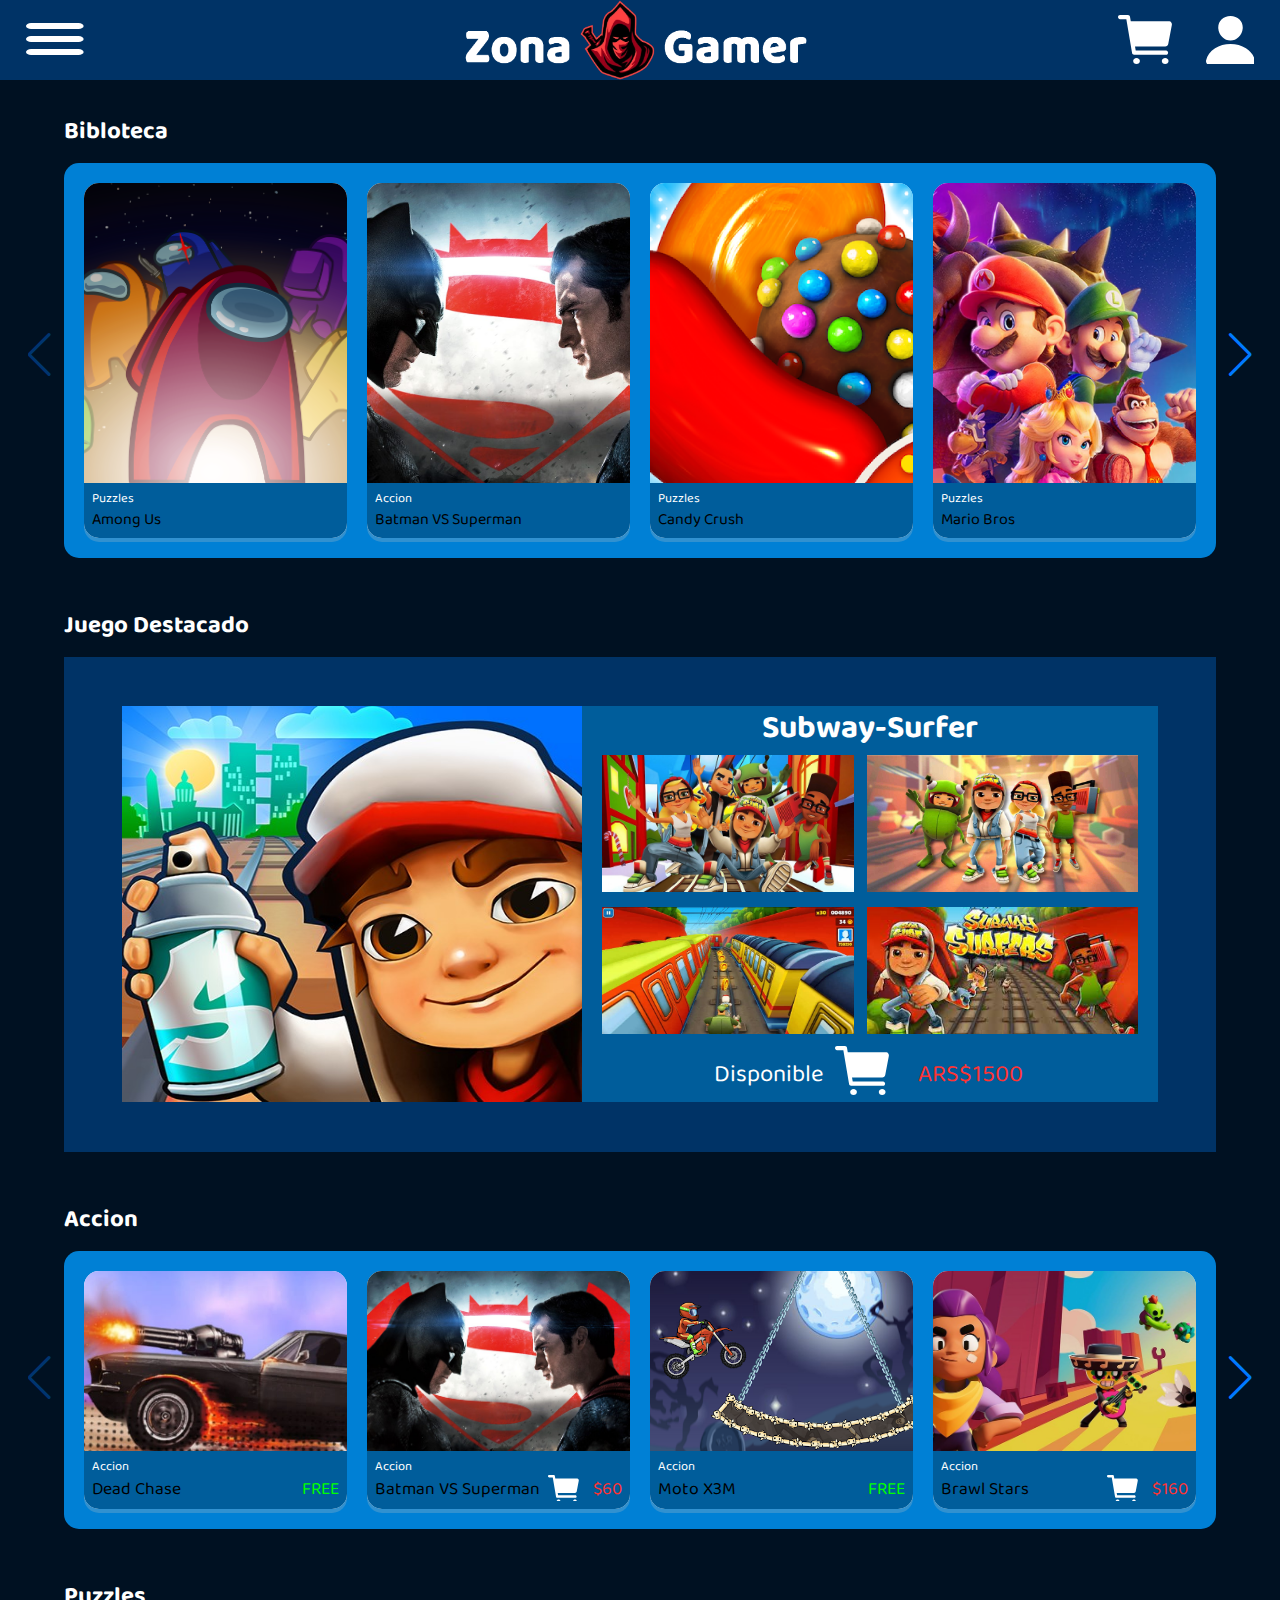
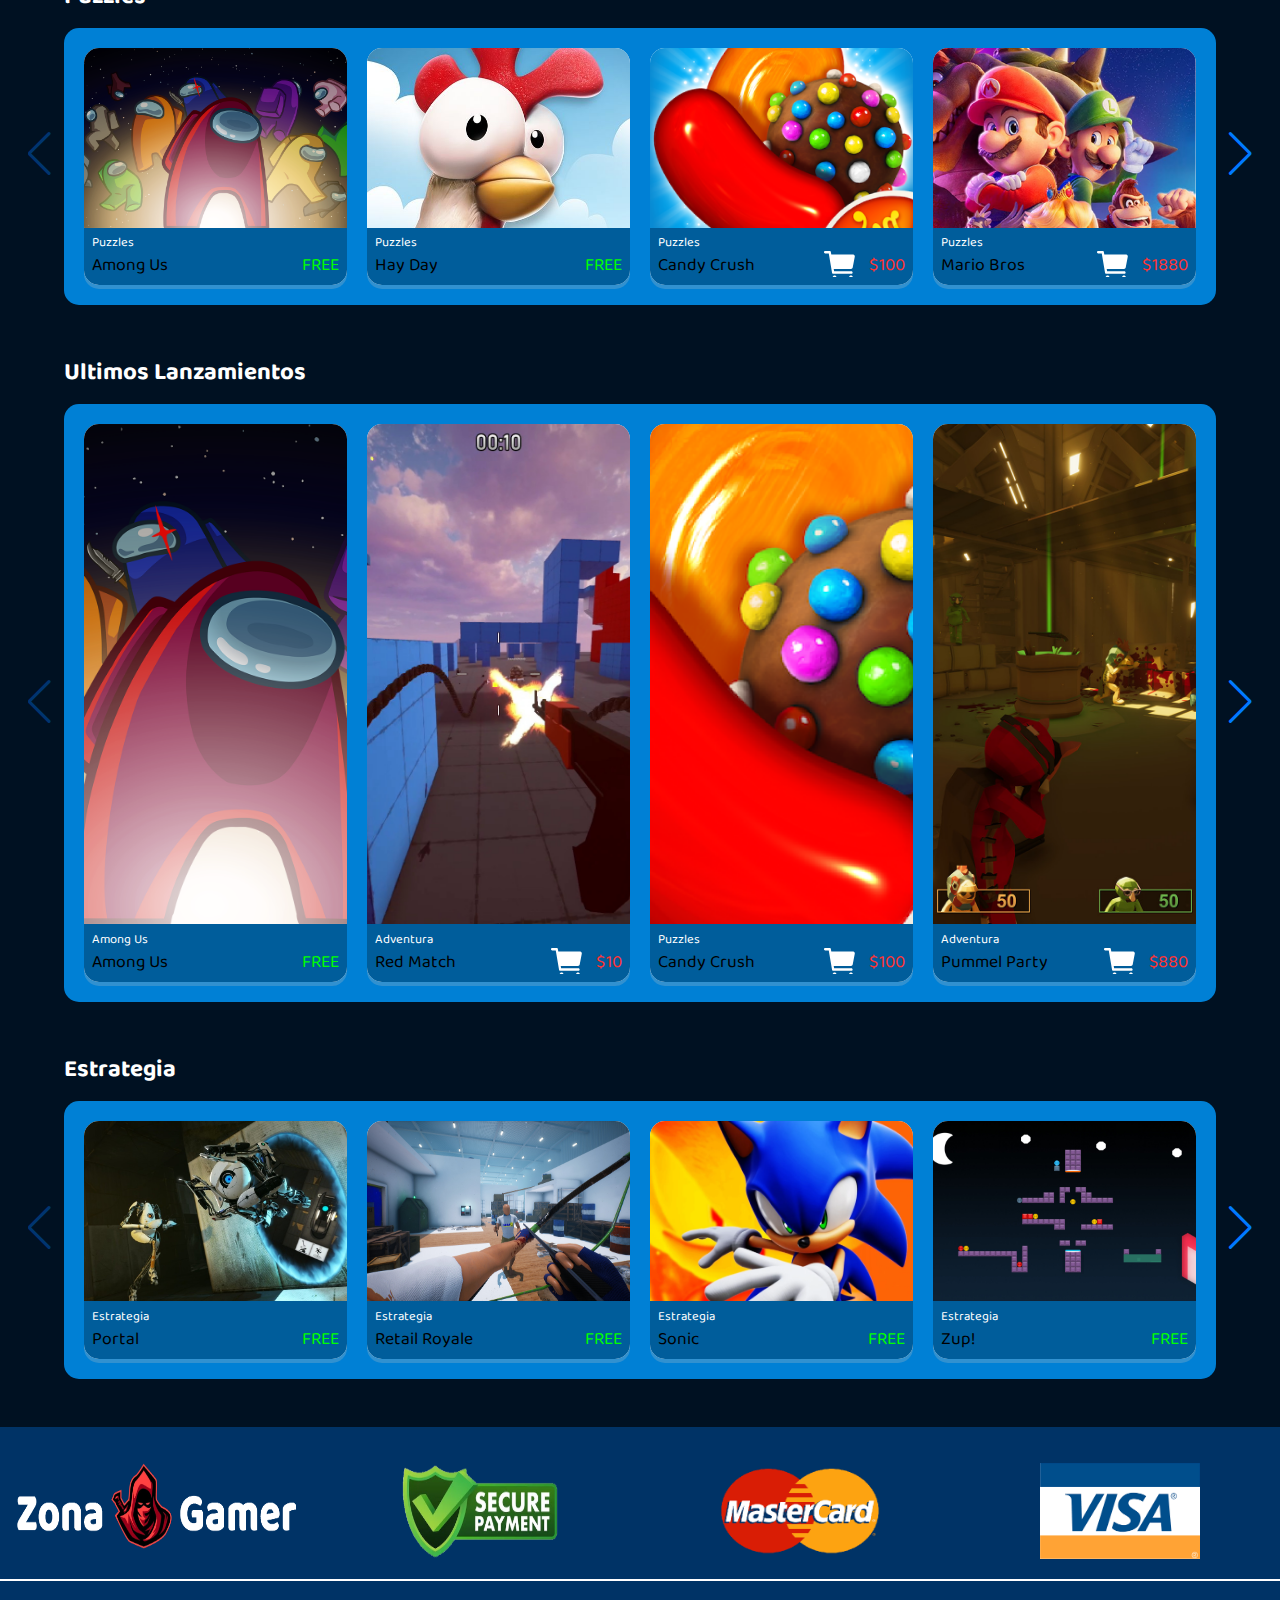
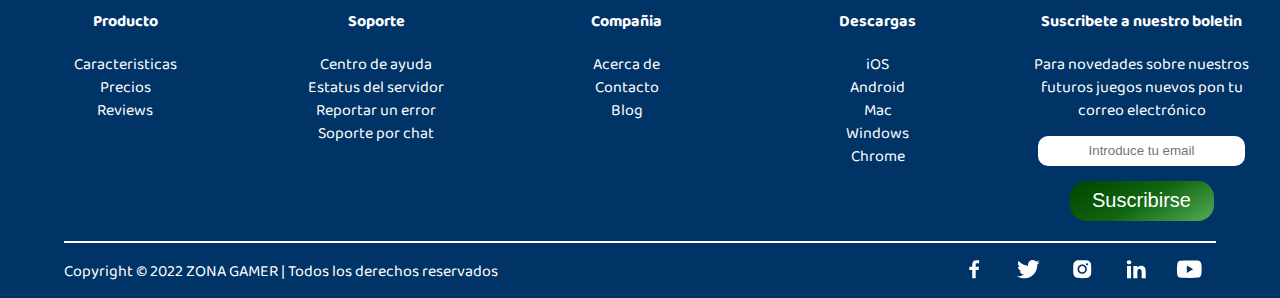
<file: index.html>
<!DOCTYPE html>
<html lang="en">
  <head>
    <meta charset="UTF-8" />
    <meta name="viewport" content="width=device-width, initial-scale=1.0" />
    <link rel="stylesheet" href="./css/index.css" />
    <link rel="preconnect" href="https://fonts.googleapis.com" />
    <link rel="preconnect" href="https://fonts.gstatic.com" crossorigin />
    <link
      href="https://fonts.googleapis.com/css2?family=Baloo+Chettan+2:wght@700&display=swap"
      rel="stylesheet"
    />
    <link
      rel="stylesheet"
      href="https://unpkg.com/swiper/swiper-bundle.min.css"
    />
    <!-- Google tag (gtag.js) -->
    <script
      async
      src="https://www.googletagmanager.com/gtag/js?id=G-D3L13KRHMT"
    ></script>
    <script>
      window.dataLayer = window.dataLayer || [];
      function gtag() {
        dataLayer.push(arguments);
      }
      gtag("js", new Date());

      gtag("config", "G-D3L13KRHMT");
    </script>
    <title>ZonaGamer</title>
  </head>
  <body>
    <header>
      <div class="menuHamburgesa">
        <svg class="hamburgesa" id="abrir" class="abrir-menu">
          <rect y="03" rx="5" fill="white" />
          <rect y="16" rx="5" fill="white" />
          <rect y="29" rx="5" fill="white" />
        </svg>
      </div>
      <div class="logoo">
        <img class="logo" src="./images/zonagamer2.png" alt="logo" />
      </div>
      <div class="headerDerecha">
        <svg class="carrito" xmlns="http://www.w3.org/2000/svg">
          <path
            d="M26.4688 70C29.1266 70 31.2812 68.0412 31.2812 65.625C31.2812 63.2088 29.1266 61.25 26.4688 61.25C23.8109 61.25 21.6562 63.2088 21.6562 65.625C21.6562 68.0412 23.8109 70 26.4688 70Z"
            fill="white"
            transform="scale(0.7)"
          />
          <path
            d="M67.375 70C70.0329 70 72.1875 68.0412 72.1875 65.625C72.1875 63.2088 70.0329 61.25 67.375 61.25C64.7171 61.25 62.5625 63.2088 62.5625 65.625C62.5625 68.0412 64.7171 70 67.375 70Z"
            fill="white"
            transform="scale(0.7)"
          />
          <path
            d="M76.0225 10.6229C75.6202 10.1085 75.1134 9.6942 74.5389 9.41007C73.9644 9.12594 73.3365 8.97912 72.701 8.98026H18.2343L17.1373 2.47331C17.0203 1.7802 16.6734 1.15235 16.1577 0.700026C15.6419 0.247706 14.9901 -0.000147878 14.3169 6.61924e-08H2.86337C2.10396 6.61924e-08 1.37565 0.315378 0.838662 0.876753C0.301676 1.43813 0 2.19952 0 2.99342C0 3.78733 0.301676 4.54871 0.838662 5.11009C1.37565 5.67146 2.10396 5.98684 2.86337 5.98684H11.9152L20.0865 54.4017C20.2035 55.0948 20.5504 55.7227 21.0662 56.175C21.582 56.6273 22.2337 56.8751 22.907 56.875H68.7209C69.4803 56.875 70.2086 56.5596 70.7456 55.9983C71.2826 55.4369 71.5843 54.6755 71.5843 53.8816C71.5843 53.0877 71.2826 52.3263 70.7456 51.7649C70.2086 51.2035 69.4803 50.8882 68.7209 50.8882H25.3086L24.2993 44.9013H67.5469C68.5399 44.9 69.502 44.5401 70.2703 43.8824C71.0387 43.2248 71.566 42.3098 71.7632 41.2924L76.9173 14.3516C77.0415 13.6996 77.0256 13.0269 76.8709 12.3821C76.7162 11.7373 76.4264 11.1364 76.0225 10.6229Z"
            fill="white"
            transform="scale(0.7)"
          />
        </svg>
        <svg
          class="user"
          xmlns="http://www.w3.org/2000/svg"
          id="abrir_perfil"
          class="abrir-perfil"
        >
          <path
            d="M47.8958 5.0906C44.6214 1.8078 40.0479 0 35 0C29.9251 0 25.3366 1.79686 22.0773 5.05935C18.7827 8.35776 17.1774 12.8406 17.5543 17.6811C18.3014 27.2311 26.1274 34.9998 35 34.9998C43.8726 34.9998 51.6851 27.2327 52.444 17.6843C52.826 12.8874 51.2106 8.41401 47.8958 5.0906ZM64.6146 69.9996H5.38543C4.61017 70.009 3.84242 69.8577 3.13803 69.5569C2.43363 69.2561 1.81032 68.8132 1.31343 68.2605C0.219706 67.0465 -0.221147 65.3887 0.105286 63.7121C1.52544 56.3965 5.95753 50.2513 12.9237 45.9372C19.1125 42.1076 26.9519 39.9998 35 39.9998C43.0481 39.9998 50.8875 42.1091 57.0763 45.9372C64.0425 50.2497 68.4746 56.395 69.8947 63.7106C70.2211 65.3871 69.7803 67.0449 68.6866 68.259C68.1898 68.8119 67.5666 69.2551 66.8622 69.5562C66.1578 69.8573 65.39 70.0088 64.6146 69.9996Z"
            fill="white"
            transform="scale(0.7)"
          />
        </svg>
      </div>
    </header>

    <!--                                  MENU HAMBURGESA                -->

    <nav class="nav" id="nav">
      <ul class="nav-list">
        <div class="item-menu-hamburgesa">
          <svg class="svg-1" xmlns="http://www.w3.org/2000/svg">
            <path
              d="M31.1667 1.82143C31.1667 0.812054 30.5351 0 29.75 0C28.9649 0 28.3333 0.812054 28.3333 1.82143V2.42857H1.88889C0.844097 2.42857 0 3.51384 0 4.85714V13.3571C0 14.7004 0.844097 15.7857 1.88889 15.7857H2.47917C3.70694 15.7857 4.61007 17.2732 4.30903 18.8062L1.94792 30.9795C1.80625 31.708 1.93611 32.4746 2.29028 33.0665C2.64444 33.6585 3.1934 34 3.77778 34H9.44444C10.3122 34 11.0677 33.2411 11.2743 32.1634L12.809 24.2857H18.9715C20.3705 24.2857 21.616 23.1549 22.0823 21.4625L23.6642 15.7857H25.5C26.0017 15.7857 26.4799 15.5277 26.834 15.0723L28.174 13.3571H32.1111C33.1559 13.3571 34 12.2719 34 10.9286V4.85714C34 3.51384 33.1559 2.42857 32.1111 2.42857H31.1667V1.82143ZM18.9715 20.6429H13.5174L14.4618 15.7857H20.6597L19.4201 20.2406C19.3552 20.4835 19.1722 20.6429 18.9774 20.6429H18.9715ZM4.72222 7.28571H27.3889C27.9083 7.28571 28.3333 7.83214 28.3333 8.5C28.3333 9.16786 27.9083 9.71429 27.3889 9.71429H4.72222C4.20278 9.71429 3.77778 9.16786 3.77778 8.5C3.77778 7.83214 4.20278 7.28571 4.72222 7.28571Z"
              fill="#F2F2F2"
            />
          </svg>
          <li><a href="#accion">Accion</a></li>
        </div>

        <div class="item-menu-hamburgesa">
          <svg class="svg-2" xmlns="http://www.w3.org/2000/svg">
            <path
              d="M17 24.0833H12.75V20.1128C10.2093 18.6432 8.5 15.8961 8.5 12.75C8.5 8.05558 12.3056 4.25 17 4.25C21.6944 4.25 25.5 8.05558 25.5 12.75C25.5 15.8961 23.7906 18.6432 21.25 20.1128V24.0833H17Z"
              stroke="white"
              stroke-width="2"
              stroke-linecap="round"
              stroke-linejoin="round"
            />
            <path
              d="M19.8333 28.333H14.1667C13.3843 28.333 12.75 28.9673 12.75 29.7497C12.75 30.5321 13.3843 31.1663 14.1667 31.1663H19.8333C20.6157 31.1663 21.25 30.5321 21.25 29.7497C21.25 28.9673 20.6157 28.333 19.8333 28.333Z"
              fill="white"
            />
          </svg>
          <li><a href="#estrategia">Estrategia</a></li>
        </div>

        <div class="item-menu-hamburgesa">
          <svg class="svg-3" xmlns="http://www.w3.org/2000/svg">
            <path
              d="M34.9708 13.6478C34.95 13.5321 34.9195 13.4192 34.8797 13.3109L31.4362 3.66844C30.6423 1.44047 28.7109 0 26.5134 0H8.4866C6.29089 0 4.35769 1.44047 3.56472 3.66844L0.11759 13.3109C0.0392474 13.5284 -0.00078279 13.763 1.15955e-05 14V33.25C1.15955e-05 33.7141 0.153657 34.1592 0.427148 34.4874C0.700638 34.8156 1.07157 35 1.45834 35H4.37501C4.76178 35 5.13272 34.8156 5.40621 34.4874C5.6797 34.1592 5.83334 33.7141 5.83334 33.25V31.5H29.1667V33.25C29.1667 33.7141 29.3203 34.1592 29.5938 34.4874C29.8673 34.8156 30.2382 35 30.625 35H33.5417C33.9284 35 34.2994 34.8156 34.5729 34.4874C34.8464 34.1592 35 33.7141 35 33.25V14C35.0001 13.8817 34.9904 13.7637 34.9708 13.6478ZM7.29168 24.5C6.71481 24.5 6.15091 24.2947 5.67126 23.9101C5.19162 23.5256 4.81778 22.9789 4.59703 22.3394C4.37627 21.6999 4.31851 20.9961 4.43105 20.3172C4.54359 19.6383 4.82138 19.0146 5.22928 18.5251C5.63718 18.0356 6.15688 17.7023 6.72266 17.5673C7.28844 17.4322 7.87488 17.5015 8.40784 17.7664C8.94079 18.0313 9.39631 18.4799 9.71679 19.0555C10.0373 19.6311 10.2083 20.3078 10.2083 21C10.2083 21.9283 9.90105 22.8185 9.35407 23.4749C8.80709 24.1313 8.06522 24.5 7.29168 24.5ZM27.7083 24.5C27.1315 24.5 26.5676 24.2947 26.0879 23.9101C25.6083 23.5256 25.2344 22.9789 25.0137 22.3394C24.7929 21.6999 24.7352 20.9961 24.8477 20.3172C24.9603 19.6383 25.238 19.0146 25.6459 18.5251C26.0538 18.0356 26.5735 17.7023 27.1393 17.5673C27.7051 17.4322 28.2915 17.5015 28.8245 17.7664C29.3574 18.0313 29.813 18.4799 30.1335 19.0555C30.4539 19.6311 30.625 20.3078 30.625 21C30.625 21.9283 30.3177 22.8185 29.7707 23.4749C29.2237 24.1313 28.4819 24.5 27.7083 24.5ZM3.66954 12.25L6.24259 5.04766C6.57254 4.12234 7.47397 3.5 8.4866 3.5H26.5134C27.5251 3.5 28.4275 4.12234 28.7574 5.04766L31.3305 12.25H3.66954Z"
              fill="white"
            />
          </svg>
          <li><a href="#">Carreras</a></li>
        </div>

        <div class="item-menu-hamburgesa">
          <svg class="svg-4" xmlns="http://www.w3.org/2000/svg">
            <path
              d="M5.66667 9.91667H9.91667C10.2924 9.91667 10.6527 9.76741 10.9184 9.50173C11.1841 9.23606 11.3333 8.87572 11.3333 8.5V7.08333C11.3333 6.33189 11.6318 5.61122 12.1632 5.07986C12.6946 4.54851 13.4152 4.25 14.1667 4.25C14.9181 4.25 15.6388 4.54851 16.1701 5.07986C16.7015 5.61122 17 6.33189 17 7.08333V8.5C17 8.87572 17.1493 9.23606 17.4149 9.50173C17.6806 9.76741 18.0409 9.91667 18.4167 9.91667H22.6667C23.0424 9.91667 23.4027 10.0659 23.6684 10.3316C23.9341 10.5973 24.0833 10.9576 24.0833 11.3333V15.5833C24.0833 15.9591 24.2326 16.3194 24.4983 16.5851C24.7639 16.8507 25.1243 17 25.5 17H26.9167C27.6681 17 28.3888 17.2985 28.9201 17.8299C29.4515 18.3612 29.75 19.0819 29.75 19.8333C29.75 20.5848 29.4515 21.3054 28.9201 21.8368C28.3888 22.3682 27.6681 22.6667 26.9167 22.6667H25.5C25.1243 22.6667 24.7639 22.8159 24.4983 23.0816C24.2326 23.3473 24.0833 23.7076 24.0833 24.0833V28.3333C24.0833 28.7091 23.9341 29.0694 23.6684 29.3351C23.4027 29.6007 23.0424 29.75 22.6667 29.75H18.4167C18.0409 29.75 17.6806 29.6007 17.4149 29.3351C17.1493 29.0694 17 28.7091 17 28.3333V26.9167C17 26.1652 16.7015 25.4446 16.1701 24.9132C15.6388 24.3818 14.9181 24.0833 14.1667 24.0833C13.4152 24.0833 12.6946 24.3818 12.1632 24.9132C11.6318 25.4446 11.3333 26.1652 11.3333 26.9167V28.3333C11.3333 28.7091 11.1841 29.0694 10.9184 29.3351C10.6527 29.6007 10.2924 29.75 9.91667 29.75H5.66667C5.29094 29.75 4.93061 29.6007 4.66493 29.3351C4.39926 29.0694 4.25 28.7091 4.25 28.3333V24.0833C4.25 23.7076 4.39926 23.3473 4.66493 23.0816C4.93061 22.8159 5.29094 22.6667 5.66667 22.6667H7.08333C7.83478 22.6667 8.55545 22.3682 9.0868 21.8368C9.61816 21.3054 9.91667 20.5848 9.91667 19.8333C9.91667 19.0819 9.61816 18.3612 9.0868 17.8299C8.55545 17.2985 7.83478 17 7.08333 17H5.66667C5.29094 17 4.93061 16.8507 4.66493 16.5851C4.39926 16.3194 4.25 15.9591 4.25 15.5833V11.3333C4.25 10.9576 4.39926 10.5973 4.66493 10.3316C4.93061 10.0659 5.29094 9.91667 5.66667 9.91667Z"
              stroke="#F2F2F2"
              stroke-width="2"
              stroke-linecap="round"
              stroke-linejoin="round"
            />
          </svg>
          <li><a href="#puzzles">Puzzle</a></li>
        </div>

        <div class="item-menu-hamburgesa">
          <svg class="svg-5" xmlns="http://www.w3.org/2000/svg">
            <path
              d="M17 3.1875C9.384 3.1875 3.1875 9.384 3.1875 17C3.1875 24.616 9.384 30.8125 17 30.8125C24.616 30.8125 30.8125 24.616 30.8125 17C30.8125 9.384 24.616 3.1875 17 3.1875ZM15.8047 5.37944C15.8472 5.37413 15.8939 5.38263 15.9375 5.37944V6.375H18.0625V5.37837C20.7811 5.62158 23.3278 6.81218 25.2578 8.74218C27.1878 10.6722 28.3784 13.2189 28.6216 15.9375H27.625V18.0625H28.6216C28.3784 20.7811 27.1878 23.3278 25.2578 25.2578C23.3278 27.1878 20.7811 28.3784 18.0625 28.6216V27.625H15.9375V28.6216C13.2189 28.3784 10.6722 27.1878 8.74218 25.2578C6.81218 23.3278 5.62158 20.7811 5.37837 18.0625H6.375V15.9375H5.37837C5.87987 10.3668 10.2521 5.93937 15.8047 5.37837V5.37944ZM23.4759 10.5251L14.4447 14.4436L10.5241 23.4749L19.5553 19.5564L23.4759 10.5251ZM17 15.4062C17.85 15.4062 18.5938 16.15 18.5938 17C18.5938 17.85 17.85 18.5938 17 18.5938C16.15 18.5938 15.4062 17.85 15.4062 17C15.4062 16.15 16.15 15.4062 17 15.4062Z"
              fill="white"
            />
          </svg>
          <li><a href="#">Adventura</a></li>
        </div>
      </ul>
    </nav>

    <!--                                  MENU USER                -->

    <div class="nav-2" id="nav_2">
      <ul class="nav-list">
        <div class="name-user">
          <img src="./images/icono-perfil.png" class="image-user" />
          <li>Pepito123</li>
          <li class="font">pepito123@gmail.com</li>
        </div>

        <div class="separator"></div>

        <div class="item-menu-user">
          <svg xmlns="http://www.w3.org/2000/svg" class="svg-1">
            <path
              d="M26.8746 11.25C26.5683 15.3805 23.4371 18.75 19.9996 18.75C16.5621 18.75 13.4254 15.3813 13.1246 11.25C12.8121 6.95312 15.8589 3.75 19.9996 3.75C24.1402 3.75 27.1871 7.03125 26.8746 11.25Z"
              stroke="white"
              stroke-width="2"
              stroke-linecap="round"
              stroke-linejoin="round"
            />
            <path
              d="M20.0002 23.75C13.2033 23.75 6.30488 27.5 5.02831 34.5781C4.87441 35.4313 5.35722 36.25 6.25019 36.25H33.7502C34.6439 36.25 35.1268 35.4313 34.9728 34.5781C33.6955 27.5 26.7971 23.75 20.0002 23.75Z"
              stroke="white"
              stroke-width="2"
              stroke-miterlimit="10"
            />
          </svg>
          <li>Perfil</li>
        </div>

        <div class="item-menu-user">
          <svg xmlns="http://www.w3.org/2000/svg" class="svg-1">
            <path
              d="M20.4915 15.0242C19.4657 14.9229 18.4335 15.1411 17.5365 15.6491C16.6395 16.157 15.9213 16.9298 15.4805 17.8616C15.0396 18.7935 14.8975 19.8388 15.0737 20.8545C15.2498 21.8702 15.7357 22.8066 16.4646 23.5355C17.1935 24.2645 18.1299 24.7503 19.1456 24.9265C20.1613 25.1026 21.2067 24.9605 22.1385 24.5197C23.0703 24.0788 23.8431 23.3607 24.351 22.4636C24.859 21.5666 25.0772 20.5345 24.9759 19.5086C24.8604 18.3586 24.3508 17.2839 23.5336 16.4666C22.7163 15.6493 21.6416 15.1397 20.4915 15.0242ZM32.5306 20C32.5274 20.5435 32.4875 21.0861 32.4111 21.6242L35.9431 24.3945C36.0969 24.522 36.2005 24.6999 36.2356 24.8966C36.2706 25.0933 36.2348 25.296 36.1345 25.4688L32.7931 31.25C32.6916 31.4211 32.533 31.5509 32.3452 31.6165C32.1574 31.6821 31.9525 31.6793 31.7665 31.6086L28.2587 30.1961C28.0653 30.1191 27.8558 30.0912 27.6489 30.1151C27.4421 30.139 27.2444 30.2138 27.0736 30.3328C26.5382 30.7015 25.9757 31.029 25.3908 31.3125C25.2069 31.4019 25.0478 31.5352 24.9276 31.7006C24.8075 31.866 24.7299 32.0584 24.7017 32.2609L24.1759 36.0023C24.1414 36.1999 24.0393 36.3794 23.8871 36.5101C23.7349 36.6407 23.5421 36.7145 23.3415 36.7188H16.6587C16.4615 36.7153 16.2713 36.6448 16.1195 36.5189C15.9677 36.3929 15.8633 36.219 15.8236 36.0258L15.2986 32.2898C15.2691 32.0851 15.1895 31.8908 15.0668 31.7243C14.9441 31.5577 14.7822 31.424 14.5954 31.3352C14.0112 31.0532 13.4506 30.7248 12.9189 30.3531C12.7486 30.2347 12.5516 30.1604 12.3455 30.1371C12.1395 30.1138 11.9308 30.1421 11.7384 30.2195L8.23138 31.6313C8.04553 31.702 7.84067 31.7049 7.65287 31.6395C7.46508 31.574 7.30642 31.4444 7.20482 31.2734L3.86342 25.4922C3.76296 25.3195 3.72706 25.1167 3.76211 24.92C3.79716 24.7233 3.90089 24.5454 4.05482 24.418L7.03998 22.0742C7.20352 21.9444 7.33206 21.7758 7.41391 21.5837C7.49577 21.3916 7.52836 21.1821 7.50873 20.9742C7.4806 20.6484 7.46341 20.3234 7.46341 19.9977C7.46341 19.6719 7.47982 19.3516 7.50873 19.0328C7.52622 18.8262 7.49203 18.6185 7.40924 18.4284C7.32646 18.2382 7.19768 18.0717 7.03451 17.9437L4.05092 15.6C3.89948 15.4719 3.79794 15.2947 3.76408 15.0993C3.73023 14.9039 3.76622 14.7028 3.86576 14.5312L7.20717 8.75C7.30864 8.5789 7.46725 8.44911 7.65506 8.38351C7.84286 8.3179 8.04779 8.3207 8.23373 8.39141L11.7415 9.80391C11.935 9.88093 12.1445 9.90875 12.3513 9.88489C12.5582 9.86103 12.7559 9.78623 12.9267 9.66719C13.462 9.29853 14.0246 8.97103 14.6095 8.6875C14.7934 8.59812 14.9524 8.46485 15.0726 8.29944C15.1928 8.13403 15.2704 7.94157 15.2986 7.73906L15.8244 3.99766C15.8589 3.80006 15.961 3.6206 16.1132 3.48993C16.2653 3.35926 16.4582 3.2855 16.6587 3.28125H23.3415C23.5388 3.28466 23.729 3.35516 23.8808 3.48112C24.0326 3.60708 24.137 3.781 24.1767 3.97422L24.7017 7.71016C24.7312 7.9149 24.8108 8.10918 24.9335 8.27573C25.0561 8.44229 25.218 8.57595 25.4048 8.66484C25.989 8.94684 26.5497 9.27524 27.0814 9.64688C27.2516 9.76532 27.4487 9.83955 27.6547 9.86287C27.8608 9.8862 28.0694 9.85788 28.2619 9.78047L31.7689 8.36875C31.9547 8.29798 32.1596 8.29506 32.3474 8.36052C32.5352 8.42597 32.6939 8.5556 32.7954 8.72656L36.1368 14.5078C36.2373 14.6805 36.2732 14.8833 36.2382 15.08C36.2031 15.2767 36.0994 15.4546 35.9454 15.582L32.9603 17.9258C32.796 18.0552 32.6667 18.2236 32.5842 18.4157C32.5016 18.6078 32.4684 18.8176 32.4876 19.0258C32.5134 19.3492 32.5306 19.6742 32.5306 20Z"
              stroke="white"
              stroke-width="2"
              stroke-linecap="round"
              stroke-linejoin="round"
            />
          </svg>
          <li>Configuracion</li>
        </div>

        <div class="item-menu-user">
          <svg xmlns="http://www.w3.org/2000/svg" class="svg-1">
            <a href="./login.html">
              <path
                d="M13.75 13.75V10.625C13.75 9.7962 14.0792 9.00134 14.6653 8.41529C15.2513 7.82924 16.0462 7.5 16.875 7.5H33.125C33.9538 7.5 34.7487 7.82924 35.3347 8.41529C35.9208 9.00134 36.25 9.7962 36.25 10.625V29.375C36.25 30.2038 35.9208 30.9987 35.3347 31.5847C34.7487 32.1708 33.9538 32.5 33.125 32.5H16.875C16.0462 32.5 15.2513 32.1708 14.6653 31.5847C14.0792 30.9987 13.75 30.2038 13.75 29.375V26.25"
                stroke="white"
                stroke-width="2"
                stroke-linecap="round"
                stroke-linejoin="round"
              />
              <path
                d="M21.25 26.25L27.5 20L21.25 13.75M3.75 20H26.25"
                stroke="white"
                stroke-width="2"
                stroke-linecap="round"
                stroke-linejoin="round"
              />
            </a>
          </svg>
          <li><a href="./login.html">Cerrar Sesion</a></li>
        </div>

        <div class="separator"></div>

        <div class="item-menu-user">
          <svg xmlns="http://www.w3.org/2000/svg" class="svg-1">
            <path
              d="M20 6.25C17.2805 6.25 14.6221 7.05642 12.3609 8.56729C10.0997 10.0782 8.33737 12.2256 7.29666 14.7381C6.25596 17.2506 5.98366 20.0153 6.51421 22.6825C7.04476 25.3497 8.35432 27.7997 10.2773 29.7227C12.2003 31.6457 14.6503 32.9552 17.3175 33.4858C19.9848 34.0163 22.7494 33.744 25.2619 32.7033C27.7744 31.6626 29.9218 29.9003 31.4327 27.6391C32.9436 25.3779 33.75 22.7195 33.75 20C33.75 16.3533 32.3014 12.8559 29.7227 10.2773C27.1441 7.69866 23.6467 6.25 20 6.25Z"
              stroke="white"
              stroke-width="2"
              stroke-miterlimit="10"
            />
            <path
              d="M15.625 15.8039C15.625 15.8039 15.6906 14.4367 17.1539 13.2594C18.0219 12.5601 19.0625 12.3578 20 12.3437C20.8539 12.3328 21.6164 12.4742 22.0727 12.6914C22.8539 13.0633 24.375 13.9711 24.375 15.9015C24.375 17.9328 23.0469 18.8555 21.5336 19.8703C20.0203 20.8851 19.6094 21.9867 19.6094 23.125"
              stroke="white"
              stroke-width="2"
              stroke-miterlimit="10"
              stroke-linecap="round"
            />
            <path
              d="M19.5312 28.75C20.3942 28.75 21.0938 28.0504 21.0938 27.1875C21.0938 26.3246 20.3942 25.625 19.5312 25.625C18.6683 25.625 17.9688 26.3246 17.9688 27.1875C17.9688 28.0504 18.6683 28.75 19.5312 28.75Z"
              fill="white"
            />
          </svg>

          <li>Soporte</li>
        </div>
      </ul>
    </div>

    <!--                                    ARRANCA BIBLOTECA                         -->

    <h2 class="tipoDeJuego">Bibloteca</h2>
    <div class="biblioteca">
      <div class="swiper-container mySwiper" id="swiper0" data-swiper="0">
        <div class="swiper-button-next"></div>
        <div class="swiper-button-prev"></div>
        <div class="swiper-wrapper">
          <div class="swiper-slide">
            <img src="./images/amongUs.png" alt="amongUs" />
            <div class="card-descripcion">
              <div class="card-tittle">
                <p>Puzzles</p>
              </div>
              <div class="card-text">
                <p>Among Us</p>
              </div>
            </div>
          </div>
          <div class="swiper-slide">
            <a href="./4inline.html"
              ><img src="./images/batmanvssuperman.jpg" alt="amongUs"
            /></a>
            <div class="card-descripcion">
              <div class="card-tittle">
                <p>Accion</p>
              </div>
              <div class="card-text">
                <p>Batman VS Superman</p>
              </div>
            </div>
          </div>
          <div class="swiper-slide">
            <img src="./images/CandyCrush.png" alt="amongUs" />
            <div class="card-descripcion">
              <div class="card-tittle">
                <p>Puzzles</p>
              </div>
              <div class="card-text">
                <p>Candy Crush</p>
              </div>
            </div>
          </div>
          <div class="swiper-slide">
            <img src="./images/MarioBros.png" alt="amongUs" />
            <div class="card-descripcion">
              <div class="card-tittle">
                <p>Puzzles</p>
              </div>
              <div class="card-text">
                <p>Mario Bros</p>
              </div>
            </div>
          </div>
          <div class="swiper-slide">
            <img src="./images/subway.png" alt="amongUs" />
            <div class="card-descripcion">
              <div class="card-tittle">
                <p>Puzzles</p>
              </div>
              <div class="card-text">
                <p>Subway Surfer</p>
              </div>
            </div>
          </div>
          <div class="swiper-slide">
            <img src="./images/FyA.png" alt="amongUs" />
            <div class="card-descripcion">
              <div class="card-tittle">
                <p>Puzzles</p>
              </div>
              <div class="card-text">
                <p>Agua VS Fuego</p>
              </div>
            </div>
          </div>
        </div>
      </div>
    </div>

    <!--                                    ARRANCA JUEGO DESTACADO                         -->

    <h2 class="tipoDeJuego">Juego Destacado</h2>
    <div class="important-game">
      <div class="content">
        <img src="./images/subway-surfer.jpg" class="image-important-game" />
        <div class="game-details">
          <h1 class="title">Subway-Surfer</h1>
          <div class="mini-image">
            <img
              src="./images/subway-surfer2.jpg"
              class="image-subimportant-game"
            />
            <img
              src="./images/Subway-Surfer3.jpeg"
              class="image-subimportant-game"
            />
            <img
              src="./images/subway-surfers.jpg"
              class="image-subimportant-game"
            />
            <img src="./images/download.jpg" class="image-subimportant-game" />
          </div>
          <div class="price">
            <p>Disponible</p>
            <svg
              class="carrito-juego-destacado"
              xmlns="http://www.w3.org/2000/svg"
            >
              <path
                d="M26.4688 70C29.1266 70 31.2812 68.0412 31.2812 65.625C31.2812 63.2088 29.1266 61.25 26.4688 61.25C23.8109 61.25 21.6562 63.2088 21.6562 65.625C21.6562 68.0412 23.8109 70 26.4688 70Z"
                fill="white"
                transform="scale(0.7)"
              />
              <path
                d="M67.375 70C70.0329 70 72.1875 68.0412 72.1875 65.625C72.1875 63.2088 70.0329 61.25 67.375 61.25C64.7171 61.25 62.5625 63.2088 62.5625 65.625C62.5625 68.0412 64.7171 70 67.375 70Z"
                fill="white"
                transform="scale(0.7)"
              />
              <path
                d="M76.0225 10.6229C75.6202 10.1085 75.1134 9.6942 74.5389 9.41007C73.9644 9.12594 73.3365 8.97912 72.701 8.98026H18.2343L17.1373 2.47331C17.0203 1.7802 16.6734 1.15235 16.1577 0.700026C15.6419 0.247706 14.9901 -0.000147878 14.3169 6.61924e-08H2.86337C2.10396 6.61924e-08 1.37565 0.315378 0.838662 0.876753C0.301676 1.43813 0 2.19952 0 2.99342C0 3.78733 0.301676 4.54871 0.838662 5.11009C1.37565 5.67146 2.10396 5.98684 2.86337 5.98684H11.9152L20.0865 54.4017C20.2035 55.0948 20.5504 55.7227 21.0662 56.175C21.582 56.6273 22.2337 56.8751 22.907 56.875H68.7209C69.4803 56.875 70.2086 56.5596 70.7456 55.9983C71.2826 55.4369 71.5843 54.6755 71.5843 53.8816C71.5843 53.0877 71.2826 52.3263 70.7456 51.7649C70.2086 51.2035 69.4803 50.8882 68.7209 50.8882H25.3086L24.2993 44.9013H67.5469C68.5399 44.9 69.502 44.5401 70.2703 43.8824C71.0387 43.2248 71.566 42.3098 71.7632 41.2924L76.9173 14.3516C77.0415 13.6996 77.0256 13.0269 76.8709 12.3821C76.7162 11.7373 76.4264 11.1364 76.0225 10.6229Z"
                fill="white"
                transform="scale(0.7)"
              />
            </svg>
            <p>ARS$1500</p>
          </div>
        </div>
      </div>
    </div>

    <!--                            MAIN                                               -->

    <h2 class="tipoDeJuego" id="accion">Accion</h2>
    <div class="main">
      <div class="swiper-container mySwiper" id="swiper1" data-swiper="1">
        <div class="swiper-button-next"></div>
        <div class="swiper-button-prev"></div>
        <div class="swiper-wrapper">
          <div class="swiper-slide">
            <img src="./images/dead_chase.jpg" />
            <div class="card-descripcion">
              <div class="card-tittle">
                <p>Accion</p>
              </div>
              <div class="card-text">
                <p>Dead Chase</p>
                <p class="free">FREE</p>
              </div>
            </div>
          </div>
          <div class="swiper-slide">
            <img src="./images/batmanvssuperman.jpg" alt="amongUs" />
            <div class="card-descripcion">
              <div class="card-tittle">
                <p>Accion</p>
              </div>
              <div class="card-text">
                <p>Batman VS Superman</p>
                <p class="pay">
                  <span>
                    <svg
                      class="carrito-juego-carrusel"
                      xmlns="http://www.w3.org/2000/svg"
                    >
                      <path
                        d="M26.4688 70C29.1266 70 31.2812 68.0412 31.2812 65.625C31.2812 63.2088 29.1266 61.25 26.4688 61.25C23.8109 61.25 21.6562 63.2088 21.6562 65.625C21.6562 68.0412 23.8109 70 26.4688 70Z"
                        fill="white"
                        transform="scale(0.4)"
                      />
                      <path
                        d="M67.375 70C70.0329 70 72.1875 68.0412 72.1875 65.625C72.1875 63.2088 70.0329 61.25 67.375 61.25C64.7171 61.25 62.5625 63.2088 62.5625 65.625C62.5625 68.0412 64.7171 70 67.375 70Z"
                        fill="white"
                        transform="scale(0.4)"
                      />
                      <path
                        d="M76.0225 10.6229C75.6202 10.1085 75.1134 9.6942 74.5389 9.41007C73.9644 9.12594 73.3365 8.97912 72.701 8.98026H18.2343L17.1373 2.47331C17.0203 1.7802 16.6734 1.15235 16.1577 0.700026C15.6419 0.247706 14.9901 -0.000147878 14.3169 6.61924e-08H2.86337C2.10396 6.61924e-08 1.37565 0.315378 0.838662 0.876753C0.301676 1.43813 0 2.19952 0 2.99342C0 3.78733 0.301676 4.54871 0.838662 5.11009C1.37565 5.67146 2.10396 5.98684 2.86337 5.98684H11.9152L20.0865 54.4017C20.2035 55.0948 20.5504 55.7227 21.0662 56.175C21.582 56.6273 22.2337 56.8751 22.907 56.875H68.7209C69.4803 56.875 70.2086 56.5596 70.7456 55.9983C71.2826 55.4369 71.5843 54.6755 71.5843 53.8816C71.5843 53.0877 71.2826 52.3263 70.7456 51.7649C70.2086 51.2035 69.4803 50.8882 68.7209 50.8882H25.3086L24.2993 44.9013H67.5469C68.5399 44.9 69.502 44.5401 70.2703 43.8824C71.0387 43.2248 71.566 42.3098 71.7632 41.2924L76.9173 14.3516C77.0415 13.6996 77.0256 13.0269 76.8709 12.3821C76.7162 11.7373 76.4264 11.1364 76.0225 10.6229Z"
                        fill="white"
                        transform="scale(0.4)"
                      />
                    </svg> </span
                  >$60
                </p>
              </div>
            </div>
          </div>
          <div class="swiper-slide">
            <img src="./images/moto_x3m.png" alt="amongUs" />
            <div class="card-descripcion">
              <div class="card-tittle">
                <p>Accion</p>
              </div>
              <div class="card-text">
                <p>Moto X3M</p>
                <p class="free">FREE</p>
              </div>
            </div>
          </div>
          <div class="swiper-slide">
            <img src="./images/brawl_stars.jpg" alt="amongUs" />
            <div class="card-descripcion">
              <div class="card-tittle">
                <p>Accion</p>
              </div>
              <div class="card-text">
                <p>Brawl Stars</p>
                <p class="pay">
                  <span>
                    <svg
                      class="carrito-juego-carrusel"
                      xmlns="http://www.w3.org/2000/svg"
                    >
                      <path
                        d="M26.4688 70C29.1266 70 31.2812 68.0412 31.2812 65.625C31.2812 63.2088 29.1266 61.25 26.4688 61.25C23.8109 61.25 21.6562 63.2088 21.6562 65.625C21.6562 68.0412 23.8109 70 26.4688 70Z"
                        fill="white"
                        transform="scale(0.4)"
                      />
                      <path
                        d="M67.375 70C70.0329 70 72.1875 68.0412 72.1875 65.625C72.1875 63.2088 70.0329 61.25 67.375 61.25C64.7171 61.25 62.5625 63.2088 62.5625 65.625C62.5625 68.0412 64.7171 70 67.375 70Z"
                        fill="white"
                        transform="scale(0.4)"
                      />
                      <path
                        d="M76.0225 10.6229C75.6202 10.1085 75.1134 9.6942 74.5389 9.41007C73.9644 9.12594 73.3365 8.97912 72.701 8.98026H18.2343L17.1373 2.47331C17.0203 1.7802 16.6734 1.15235 16.1577 0.700026C15.6419 0.247706 14.9901 -0.000147878 14.3169 6.61924e-08H2.86337C2.10396 6.61924e-08 1.37565 0.315378 0.838662 0.876753C0.301676 1.43813 0 2.19952 0 2.99342C0 3.78733 0.301676 4.54871 0.838662 5.11009C1.37565 5.67146 2.10396 5.98684 2.86337 5.98684H11.9152L20.0865 54.4017C20.2035 55.0948 20.5504 55.7227 21.0662 56.175C21.582 56.6273 22.2337 56.8751 22.907 56.875H68.7209C69.4803 56.875 70.2086 56.5596 70.7456 55.9983C71.2826 55.4369 71.5843 54.6755 71.5843 53.8816C71.5843 53.0877 71.2826 52.3263 70.7456 51.7649C70.2086 51.2035 69.4803 50.8882 68.7209 50.8882H25.3086L24.2993 44.9013H67.5469C68.5399 44.9 69.502 44.5401 70.2703 43.8824C71.0387 43.2248 71.566 42.3098 71.7632 41.2924L76.9173 14.3516C77.0415 13.6996 77.0256 13.0269 76.8709 12.3821C76.7162 11.7373 76.4264 11.1364 76.0225 10.6229Z"
                        fill="white"
                        transform="scale(0.4)"
                      />
                    </svg> </span
                  >$160
                </p>
              </div>
            </div>
          </div>
          <div class="swiper-slide">
            <img src="./images/clash_of_orcs.jpg" alt="amongUs" />
            <div class="card-descripcion">
              <div class="card-tittle">
                <p>Accion</p>
              </div>
              <div class="card-text">
                <p>Clash of Orcs</p>
                <p class="pay">
                  <span>
                    <svg
                      class="carrito-juego-carrusel"
                      xmlns="http://www.w3.org/2000/svg"
                    >
                      <path
                        d="M26.4688 70C29.1266 70 31.2812 68.0412 31.2812 65.625C31.2812 63.2088 29.1266 61.25 26.4688 61.25C23.8109 61.25 21.6562 63.2088 21.6562 65.625C21.6562 68.0412 23.8109 70 26.4688 70Z"
                        fill="white"
                        transform="scale(0.4)"
                      />
                      <path
                        d="M67.375 70C70.0329 70 72.1875 68.0412 72.1875 65.625C72.1875 63.2088 70.0329 61.25 67.375 61.25C64.7171 61.25 62.5625 63.2088 62.5625 65.625C62.5625 68.0412 64.7171 70 67.375 70Z"
                        fill="white"
                        transform="scale(0.4)"
                      />
                      <path
                        d="M76.0225 10.6229C75.6202 10.1085 75.1134 9.6942 74.5389 9.41007C73.9644 9.12594 73.3365 8.97912 72.701 8.98026H18.2343L17.1373 2.47331C17.0203 1.7802 16.6734 1.15235 16.1577 0.700026C15.6419 0.247706 14.9901 -0.000147878 14.3169 6.61924e-08H2.86337C2.10396 6.61924e-08 1.37565 0.315378 0.838662 0.876753C0.301676 1.43813 0 2.19952 0 2.99342C0 3.78733 0.301676 4.54871 0.838662 5.11009C1.37565 5.67146 2.10396 5.98684 2.86337 5.98684H11.9152L20.0865 54.4017C20.2035 55.0948 20.5504 55.7227 21.0662 56.175C21.582 56.6273 22.2337 56.8751 22.907 56.875H68.7209C69.4803 56.875 70.2086 56.5596 70.7456 55.9983C71.2826 55.4369 71.5843 54.6755 71.5843 53.8816C71.5843 53.0877 71.2826 52.3263 70.7456 51.7649C70.2086 51.2035 69.4803 50.8882 68.7209 50.8882H25.3086L24.2993 44.9013H67.5469C68.5399 44.9 69.502 44.5401 70.2703 43.8824C71.0387 43.2248 71.566 42.3098 71.7632 41.2924L76.9173 14.3516C77.0415 13.6996 77.0256 13.0269 76.8709 12.3821C76.7162 11.7373 76.4264 11.1364 76.0225 10.6229Z"
                        fill="white"
                        transform="scale(0.4)"
                      />
                    </svg> </span
                  >$1260
                </p>
              </div>
            </div>
          </div>
          <div class="swiper-slide">
            <img src="./images/boom_beach.png" alt="amongUs" />
            <div class="card-descripcion">
              <div class="card-tittle">
                <p>Accion</p>
              </div>
              <div class="card-text">
                <p>Boom Beach</p>
                <p class="pay">
                  <span>
                    <svg
                      class="carrito-juego-carrusel"
                      xmlns="http://www.w3.org/2000/svg"
                    >
                      <path
                        d="M26.4688 70C29.1266 70 31.2812 68.0412 31.2812 65.625C31.2812 63.2088 29.1266 61.25 26.4688 61.25C23.8109 61.25 21.6562 63.2088 21.6562 65.625C21.6562 68.0412 23.8109 70 26.4688 70Z"
                        fill="white"
                        transform="scale(0.4)"
                      />
                      <path
                        d="M67.375 70C70.0329 70 72.1875 68.0412 72.1875 65.625C72.1875 63.2088 70.0329 61.25 67.375 61.25C64.7171 61.25 62.5625 63.2088 62.5625 65.625C62.5625 68.0412 64.7171 70 67.375 70Z"
                        fill="white"
                        transform="scale(0.4)"
                      />
                      <path
                        d="M76.0225 10.6229C75.6202 10.1085 75.1134 9.6942 74.5389 9.41007C73.9644 9.12594 73.3365 8.97912 72.701 8.98026H18.2343L17.1373 2.47331C17.0203 1.7802 16.6734 1.15235 16.1577 0.700026C15.6419 0.247706 14.9901 -0.000147878 14.3169 6.61924e-08H2.86337C2.10396 6.61924e-08 1.37565 0.315378 0.838662 0.876753C0.301676 1.43813 0 2.19952 0 2.99342C0 3.78733 0.301676 4.54871 0.838662 5.11009C1.37565 5.67146 2.10396 5.98684 2.86337 5.98684H11.9152L20.0865 54.4017C20.2035 55.0948 20.5504 55.7227 21.0662 56.175C21.582 56.6273 22.2337 56.8751 22.907 56.875H68.7209C69.4803 56.875 70.2086 56.5596 70.7456 55.9983C71.2826 55.4369 71.5843 54.6755 71.5843 53.8816C71.5843 53.0877 71.2826 52.3263 70.7456 51.7649C70.2086 51.2035 69.4803 50.8882 68.7209 50.8882H25.3086L24.2993 44.9013H67.5469C68.5399 44.9 69.502 44.5401 70.2703 43.8824C71.0387 43.2248 71.566 42.3098 71.7632 41.2924L76.9173 14.3516C77.0415 13.6996 77.0256 13.0269 76.8709 12.3821C76.7162 11.7373 76.4264 11.1364 76.0225 10.6229Z"
                        fill="white"
                        transform="scale(0.4)"
                      />
                    </svg> </span
                  >$10
                </p>
              </div>
            </div>
          </div>
          <div class="swiper-slide">
            <img src="./images/clash_royale.jpg" alt="amongUs" />
            <div class="card-descripcion">
              <div class="card-tittle">
                <p>Accion</p>
              </div>
              <div class="card-text">
                <p>Clash Royale</p>
                <p class="free">FREE</p>
              </div>
            </div>
          </div>
        </div>
      </div>
    </div>
    <h2 class="tipoDeJuego" id="puzzles">Puzzles</h2>
    <div class="main">
      <div class="swiper-container mySwiper" id="swiper2" data-swiper="2">
        <div class="swiper-button-next"></div>
        <div class="swiper-button-prev"></div>
        <div class="swiper-wrapper">
          <div class="swiper-slide">
            <img src="./images/amongUs.png" alt="amongUs" />
            <div class="card-descripcion">
              <div class="card-tittle">
                <p>Puzzles</p>
              </div>
              <div class="card-text">
                <p>Among Us</p>
                <p class="free">FREE</p>
              </div>
            </div>
          </div>
          <div class="swiper-slide">
            <img src="./images/hay_hay.jpg" alt="amongUs" />
            <div class="card-descripcion">
              <div class="card-tittle">
                <p>Puzzles</p>
              </div>
              <div class="card-text">
                <p>Hay Day</p>
                <p class="free">FREE</p>
              </div>
            </div>
          </div>
          <div class="swiper-slide">
            <img src="./images/CandyCrush.png" alt="amongUs" />
            <div class="card-descripcion">
              <div class="card-tittle">
                <p>Puzzles</p>
              </div>
              <div class="card-text">
                <p>Candy Crush</p>
                <p class="pay">
                  <span>
                    <svg
                      class="carrito-juego-carrusel"
                      xmlns="http://www.w3.org/2000/svg"
                    >
                      <path
                        d="M26.4688 70C29.1266 70 31.2812 68.0412 31.2812 65.625C31.2812 63.2088 29.1266 61.25 26.4688 61.25C23.8109 61.25 21.6562 63.2088 21.6562 65.625C21.6562 68.0412 23.8109 70 26.4688 70Z"
                        fill="white"
                        transform="scale(0.4)"
                      />
                      <path
                        d="M67.375 70C70.0329 70 72.1875 68.0412 72.1875 65.625C72.1875 63.2088 70.0329 61.25 67.375 61.25C64.7171 61.25 62.5625 63.2088 62.5625 65.625C62.5625 68.0412 64.7171 70 67.375 70Z"
                        fill="white"
                        transform="scale(0.4)"
                      />
                      <path
                        d="M76.0225 10.6229C75.6202 10.1085 75.1134 9.6942 74.5389 9.41007C73.9644 9.12594 73.3365 8.97912 72.701 8.98026H18.2343L17.1373 2.47331C17.0203 1.7802 16.6734 1.15235 16.1577 0.700026C15.6419 0.247706 14.9901 -0.000147878 14.3169 6.61924e-08H2.86337C2.10396 6.61924e-08 1.37565 0.315378 0.838662 0.876753C0.301676 1.43813 0 2.19952 0 2.99342C0 3.78733 0.301676 4.54871 0.838662 5.11009C1.37565 5.67146 2.10396 5.98684 2.86337 5.98684H11.9152L20.0865 54.4017C20.2035 55.0948 20.5504 55.7227 21.0662 56.175C21.582 56.6273 22.2337 56.8751 22.907 56.875H68.7209C69.4803 56.875 70.2086 56.5596 70.7456 55.9983C71.2826 55.4369 71.5843 54.6755 71.5843 53.8816C71.5843 53.0877 71.2826 52.3263 70.7456 51.7649C70.2086 51.2035 69.4803 50.8882 68.7209 50.8882H25.3086L24.2993 44.9013H67.5469C68.5399 44.9 69.502 44.5401 70.2703 43.8824C71.0387 43.2248 71.566 42.3098 71.7632 41.2924L76.9173 14.3516C77.0415 13.6996 77.0256 13.0269 76.8709 12.3821C76.7162 11.7373 76.4264 11.1364 76.0225 10.6229Z"
                        fill="white"
                        transform="scale(0.4)"
                      />
                    </svg> </span
                  >$100
                </p>
              </div>
            </div>
          </div>
          <div class="swiper-slide">
            <img src="./images/MarioBros.png" alt="amongUs" />
            <div class="card-descripcion">
              <div class="card-tittle">
                <p>Puzzles</p>
              </div>
              <div class="card-text">
                <p>Mario Bros</p>
                <p class="pay">
                  <span>
                    <svg
                      class="carrito-juego-carrusel"
                      xmlns="http://www.w3.org/2000/svg"
                    >
                      <path
                        d="M26.4688 70C29.1266 70 31.2812 68.0412 31.2812 65.625C31.2812 63.2088 29.1266 61.25 26.4688 61.25C23.8109 61.25 21.6562 63.2088 21.6562 65.625C21.6562 68.0412 23.8109 70 26.4688 70Z"
                        fill="white"
                        transform="scale(0.4)"
                      />
                      <path
                        d="M67.375 70C70.0329 70 72.1875 68.0412 72.1875 65.625C72.1875 63.2088 70.0329 61.25 67.375 61.25C64.7171 61.25 62.5625 63.2088 62.5625 65.625C62.5625 68.0412 64.7171 70 67.375 70Z"
                        fill="white"
                        transform="scale(0.4)"
                      />
                      <path
                        d="M76.0225 10.6229C75.6202 10.1085 75.1134 9.6942 74.5389 9.41007C73.9644 9.12594 73.3365 8.97912 72.701 8.98026H18.2343L17.1373 2.47331C17.0203 1.7802 16.6734 1.15235 16.1577 0.700026C15.6419 0.247706 14.9901 -0.000147878 14.3169 6.61924e-08H2.86337C2.10396 6.61924e-08 1.37565 0.315378 0.838662 0.876753C0.301676 1.43813 0 2.19952 0 2.99342C0 3.78733 0.301676 4.54871 0.838662 5.11009C1.37565 5.67146 2.10396 5.98684 2.86337 5.98684H11.9152L20.0865 54.4017C20.2035 55.0948 20.5504 55.7227 21.0662 56.175C21.582 56.6273 22.2337 56.8751 22.907 56.875H68.7209C69.4803 56.875 70.2086 56.5596 70.7456 55.9983C71.2826 55.4369 71.5843 54.6755 71.5843 53.8816C71.5843 53.0877 71.2826 52.3263 70.7456 51.7649C70.2086 51.2035 69.4803 50.8882 68.7209 50.8882H25.3086L24.2993 44.9013H67.5469C68.5399 44.9 69.502 44.5401 70.2703 43.8824C71.0387 43.2248 71.566 42.3098 71.7632 41.2924L76.9173 14.3516C77.0415 13.6996 77.0256 13.0269 76.8709 12.3821C76.7162 11.7373 76.4264 11.1364 76.0225 10.6229Z"
                        fill="white"
                        transform="scale(0.4)"
                      />
                    </svg> </span
                  >$1880
                </p>
              </div>
            </div>
          </div>
          <div class="swiper-slide">
            <img src="./images/subway.png" alt="amongUs" />
            <div class="card-descripcion">
              <div class="card-tittle">
                <p>Puzzles</p>
              </div>
              <div class="card-text">
                <p>Subway Surfer</p>
                <p class="free">FREE</p>
              </div>
            </div>
          </div>
          <div class="swiper-slide">
            <img src="./images/FyA.png" alt="amongUs" />
            <div class="card-descripcion">
              <div class="card-tittle">
                <p>Puzzles</p>
              </div>
              <div class="card-text">
                <p>Fuego y Agua</p>
                <p class="free">FREE</p>
              </div>
            </div>
          </div>
          <div class="swiper-slide">
            <img src="./images/hollow_night.jpg" alt="amongUs" />
            <div class="card-descripcion">
              <div class="card-tittle">
                <p>Puzzles</p>
              </div>
              <div class="card-text">
                <p>Hollow night</p>
                <p class="free">FREE</p>
              </div>
            </div>
          </div>
        </div>
      </div>
    </div>

    <!--                                    ARRANCA ULTIMOS LANZAMIENTOS                         -->

    <h2 class="tipoDeJuego">Ultimos Lanzamientos</h2>
    <div class="ultimosLanzamientos">
      <div class="swiper-container mySwiper" id="swiper3" data-swiper="3">
        <div class="swiper-button-next"></div>
        <div class="swiper-button-prev"></div>
        <div class="swiper-wrapper">
          <div class="swiper-slide">
            <img src="./images/amongUs.png" alt="amongUs" />
            <div class="card-descripcion">
              <div class="card-tittle">
                <p>Among Us</p>
              </div>
              <div class="card-text">
                <p>Among Us</p>
                <p class="free">FREE</p>
              </div>
            </div>
          </div>
          <div class="swiper-slide">
            <img src="./images/redmatch.jpg" alt="amongUs" />
            <div class="card-descripcion">
              <div class="card-tittle">
                <p>Adventura</p>
              </div>
              <div class="card-text">
                <p>Red Match</p>
                <p class="pay">
                  <span>
                    <svg
                      class="carrito-juego-carrusel"
                      xmlns="http://www.w3.org/2000/svg"
                    >
                      <path
                        d="M26.4688 70C29.1266 70 31.2812 68.0412 31.2812 65.625C31.2812 63.2088 29.1266 61.25 26.4688 61.25C23.8109 61.25 21.6562 63.2088 21.6562 65.625C21.6562 68.0412 23.8109 70 26.4688 70Z"
                        fill="white"
                        transform="scale(0.4)"
                      />
                      <path
                        d="M67.375 70C70.0329 70 72.1875 68.0412 72.1875 65.625C72.1875 63.2088 70.0329 61.25 67.375 61.25C64.7171 61.25 62.5625 63.2088 62.5625 65.625C62.5625 68.0412 64.7171 70 67.375 70Z"
                        fill="white"
                        transform="scale(0.4)"
                      />
                      <path
                        d="M76.0225 10.6229C75.6202 10.1085 75.1134 9.6942 74.5389 9.41007C73.9644 9.12594 73.3365 8.97912 72.701 8.98026H18.2343L17.1373 2.47331C17.0203 1.7802 16.6734 1.15235 16.1577 0.700026C15.6419 0.247706 14.9901 -0.000147878 14.3169 6.61924e-08H2.86337C2.10396 6.61924e-08 1.37565 0.315378 0.838662 0.876753C0.301676 1.43813 0 2.19952 0 2.99342C0 3.78733 0.301676 4.54871 0.838662 5.11009C1.37565 5.67146 2.10396 5.98684 2.86337 5.98684H11.9152L20.0865 54.4017C20.2035 55.0948 20.5504 55.7227 21.0662 56.175C21.582 56.6273 22.2337 56.8751 22.907 56.875H68.7209C69.4803 56.875 70.2086 56.5596 70.7456 55.9983C71.2826 55.4369 71.5843 54.6755 71.5843 53.8816C71.5843 53.0877 71.2826 52.3263 70.7456 51.7649C70.2086 51.2035 69.4803 50.8882 68.7209 50.8882H25.3086L24.2993 44.9013H67.5469C68.5399 44.9 69.502 44.5401 70.2703 43.8824C71.0387 43.2248 71.566 42.3098 71.7632 41.2924L76.9173 14.3516C77.0415 13.6996 77.0256 13.0269 76.8709 12.3821C76.7162 11.7373 76.4264 11.1364 76.0225 10.6229Z"
                        fill="white"
                        transform="scale(0.4)"
                      />
                    </svg> </span
                  >$10
                </p>
              </div>
            </div>
          </div>
          <div class="swiper-slide">
            <img src="./images/CandyCrush.png" alt="amongUs" />
            <div class="card-descripcion">
              <div class="card-tittle">
                <p>Puzzles</p>
              </div>
              <div class="card-text">
                <p>Candy Crush</p>
                <p class="pay">
                  <span>
                    <svg
                      class="carrito-juego-carrusel"
                      xmlns="http://www.w3.org/2000/svg"
                    >
                      <path
                        d="M26.4688 70C29.1266 70 31.2812 68.0412 31.2812 65.625C31.2812 63.2088 29.1266 61.25 26.4688 61.25C23.8109 61.25 21.6562 63.2088 21.6562 65.625C21.6562 68.0412 23.8109 70 26.4688 70Z"
                        fill="white"
                        transform="scale(0.4)"
                      />
                      <path
                        d="M67.375 70C70.0329 70 72.1875 68.0412 72.1875 65.625C72.1875 63.2088 70.0329 61.25 67.375 61.25C64.7171 61.25 62.5625 63.2088 62.5625 65.625C62.5625 68.0412 64.7171 70 67.375 70Z"
                        fill="white"
                        transform="scale(0.4)"
                      />
                      <path
                        d="M76.0225 10.6229C75.6202 10.1085 75.1134 9.6942 74.5389 9.41007C73.9644 9.12594 73.3365 8.97912 72.701 8.98026H18.2343L17.1373 2.47331C17.0203 1.7802 16.6734 1.15235 16.1577 0.700026C15.6419 0.247706 14.9901 -0.000147878 14.3169 6.61924e-08H2.86337C2.10396 6.61924e-08 1.37565 0.315378 0.838662 0.876753C0.301676 1.43813 0 2.19952 0 2.99342C0 3.78733 0.301676 4.54871 0.838662 5.11009C1.37565 5.67146 2.10396 5.98684 2.86337 5.98684H11.9152L20.0865 54.4017C20.2035 55.0948 20.5504 55.7227 21.0662 56.175C21.582 56.6273 22.2337 56.8751 22.907 56.875H68.7209C69.4803 56.875 70.2086 56.5596 70.7456 55.9983C71.2826 55.4369 71.5843 54.6755 71.5843 53.8816C71.5843 53.0877 71.2826 52.3263 70.7456 51.7649C70.2086 51.2035 69.4803 50.8882 68.7209 50.8882H25.3086L24.2993 44.9013H67.5469C68.5399 44.9 69.502 44.5401 70.2703 43.8824C71.0387 43.2248 71.566 42.3098 71.7632 41.2924L76.9173 14.3516C77.0415 13.6996 77.0256 13.0269 76.8709 12.3821C76.7162 11.7373 76.4264 11.1364 76.0225 10.6229Z"
                        fill="white"
                        transform="scale(0.4)"
                      />
                    </svg> </span
                  >$100
                </p>
              </div>
            </div>
          </div>
          <div class="swiper-slide">
            <img src="./images/pummel_party.jpg" alt="amongUs" />
            <div class="card-descripcion">
              <div class="card-tittle">
                <p>Adventura</p>
              </div>
              <div class="card-text">
                <p>Pummel Party</p>
                <p class="pay">
                  <span>
                    <svg
                      class="carrito-juego-carrusel"
                      xmlns="http://www.w3.org/2000/svg"
                    >
                      <path
                        d="M26.4688 70C29.1266 70 31.2812 68.0412 31.2812 65.625C31.2812 63.2088 29.1266 61.25 26.4688 61.25C23.8109 61.25 21.6562 63.2088 21.6562 65.625C21.6562 68.0412 23.8109 70 26.4688 70Z"
                        fill="white"
                        transform="scale(0.4)"
                      />
                      <path
                        d="M67.375 70C70.0329 70 72.1875 68.0412 72.1875 65.625C72.1875 63.2088 70.0329 61.25 67.375 61.25C64.7171 61.25 62.5625 63.2088 62.5625 65.625C62.5625 68.0412 64.7171 70 67.375 70Z"
                        fill="white"
                        transform="scale(0.4)"
                      />
                      <path
                        d="M76.0225 10.6229C75.6202 10.1085 75.1134 9.6942 74.5389 9.41007C73.9644 9.12594 73.3365 8.97912 72.701 8.98026H18.2343L17.1373 2.47331C17.0203 1.7802 16.6734 1.15235 16.1577 0.700026C15.6419 0.247706 14.9901 -0.000147878 14.3169 6.61924e-08H2.86337C2.10396 6.61924e-08 1.37565 0.315378 0.838662 0.876753C0.301676 1.43813 0 2.19952 0 2.99342C0 3.78733 0.301676 4.54871 0.838662 5.11009C1.37565 5.67146 2.10396 5.98684 2.86337 5.98684H11.9152L20.0865 54.4017C20.2035 55.0948 20.5504 55.7227 21.0662 56.175C21.582 56.6273 22.2337 56.8751 22.907 56.875H68.7209C69.4803 56.875 70.2086 56.5596 70.7456 55.9983C71.2826 55.4369 71.5843 54.6755 71.5843 53.8816C71.5843 53.0877 71.2826 52.3263 70.7456 51.7649C70.2086 51.2035 69.4803 50.8882 68.7209 50.8882H25.3086L24.2993 44.9013H67.5469C68.5399 44.9 69.502 44.5401 70.2703 43.8824C71.0387 43.2248 71.566 42.3098 71.7632 41.2924L76.9173 14.3516C77.0415 13.6996 77.0256 13.0269 76.8709 12.3821C76.7162 11.7373 76.4264 11.1364 76.0225 10.6229Z"
                        fill="white"
                        transform="scale(0.4)"
                      />
                    </svg> </span
                  >$880
                </p>
              </div>
            </div>
          </div>
          <div class="swiper-slide">
            <img src="./images/subway.png" alt="amongUs" />
            <div class="card-descripcion">
              <div class="card-tittle">
                <p>Puzzles</p>
              </div>
              <div class="card-text">
                <p>Subway Surfer</p>
                <p class="free">FREE</p>
              </div>
            </div>
          </div>
          <div class="swiper-slide">
            <img src="./images/FyA.png" alt="amongUs" />
            <div class="card-descripcion">
              <div class="card-tittle">
                <p>Puzzles</p>
              </div>
              <div class="card-text">
                <p>Agua VS Fuego</p>
                <p class="free">FREE</p>
              </div>
            </div>
          </div>
        </div>
      </div>
    </div>

    <h2 class="tipoDeJuego" id="estrategia">Estrategia</h2>
    <div class="main">
      <div class="swiper-container mySwiper" id="swiper4" data-swiper="4">
        <div class="swiper-button-next"></div>
        <div class="swiper-button-prev"></div>
        <div class="swiper-wrapper">
          <div class="swiper-slide">
            <img src="./images/portal.jpeg" alt="amongUs" />
            <div class="card-descripcion">
              <div class="card-tittle">
                <p>Estrategia</p>
              </div>
              <div class="card-text">
                <p>Portal</p>
                <p class="free">FREE</p>
              </div>
            </div>
          </div>
          <div class="swiper-slide">
            <img src="./images/retail_royale.jpg" alt="amongUs" />
            <div class="card-descripcion">
              <div class="card-tittle">
                <p>Estrategia</p>
              </div>
              <div class="card-text">
                <p>Retail Royale</p>
                <p class="free">FREE</p>
              </div>
            </div>
          </div>
          <div class="swiper-slide">
            <img src="./images/sonic.png" alt="amongUs" />
            <div class="card-descripcion">
              <div class="card-tittle">
                <p>Estrategia</p>
              </div>
              <div class="card-text">
                <p>Sonic</p>
                <p class="free">FREE</p>
              </div>
            </div>
          </div>
          <div class="swiper-slide">
            <img src="./images/zup.jpg" alt="amongUs" />
            <div class="card-descripcion">
              <div class="card-tittle">
                <p>Estrategia</p>
              </div>
              <div class="card-text">
                <p>Zup!</p>
                <p class="free">FREE</p>
              </div>
            </div>
          </div>
          <div class="swiper-slide">
            <img src="./images/geometry_dash.png" alt="amongUs" />
            <div class="card-descripcion">
              <div class="card-tittle">
                <p>Estrategia</p>
              </div>
              <div class="card-text">
                <p>Geometry Dash</p>
                <p class="free">FREE</p>
              </div>
            </div>
          </div>
          <div class="swiper-slide">
            <img src="./images/free_fire.png" alt="amongUs" />
            <div class="card-descripcion">
              <div class="card-tittle">
                <p>Estrategia</p>
              </div>
              <div class="card-text">
                <p>Free Fire</p>
                <p class="free">FREE</p>
              </div>
            </div>
          </div>
          <div class="swiper-slide">
            <img src="./images/clash_of_clans.png" alt="amongUs" />
            <div class="card-descripcion">
              <div class="card-tittle">
                <p>Estrategia</p>
              </div>
              <div class="card-text">
                <p>Clash Of Clans</p>
                <p class="free">FREE</p>
              </div>
            </div>
          </div>
        </div>
      </div>
    </div>
    <footer>
      <div class="image-container2">
        <img src="./images/zonagamer2.png" />
        <img src="./images/secure.png" />
        <img src="./images/master.png" />
        <img src="./images/visa.png" />
      </div>
      <div class="grid-container">
        <div class="item">
          <b>Producto</b>
          <p>Caracteristicas</p>
          <p>Precios</p>
          <p>Reviews</p>
        </div>
        <div class="item">
          <b>Soporte</b>
          <p>Centro de ayuda</p>
          <p>Estatus del servidor</p>
          <p>Reportar un error</p>
          <p>Soporte por chat</p>
        </div>
        <div class="item">
          <b>Compañia</b>
          <p>Acerca de</p>
          <p>Contacto</p>
          <p>Blog</p>
        </div>
        <div class="item">
          <b>Descargas</b>
          <p>iOS</p>
          <p>Android</p>
          <p>Mac</p>
          <p>Windows</p>
          <p>Chrome</p>
        </div>
        <div class="item">
          <b>Suscribete a nuestro boletin</b>
          <p>
            Para novedades sobre nuestros futuros juegos nuevos pon tu correo
            electrónico
          </p>
          <input class="input-subscribe" placeholder="Introduce tu email" />
          <button>Suscribirse</button>
        </div>
      </div>
      <div class="footer-copyright-redes">
        <p>Copyright © 2022 ZONA GAMER | Todos los derechos reservados</p>
        <div class="redes">
          <svg
            xmlns="http://www.w3.org/2000/svg"
            width="20"
            height="20"
            viewBox="0 0 11 20"
            fill="none"
          >
            <path
              d="M7.30509 19.1514V10.9407H10.1998L10.6332 7.74087H7.30501V5.6979C7.30501 4.77147 7.57518 4.14015 8.97063 4.14015L10.7503 4.13936V1.27744C10.4425 1.23851 9.38599 1.15137 8.15701 1.15137C5.59099 1.15137 3.83425 2.64254 3.83425 5.38109V7.74087H0.932129V10.9407H3.83425V19.1513H7.30509V19.1514Z"
              fill="white"
            />
          </svg>
          <svg
            xmlns="http://www.w3.org/2000/svg"
            width="20"
            height="20"
            viewBox="0 0 19 16"
            fill="none"
          >
            <path
              d="M12.8684 0.852851V0.849609H13.7124L14.0207 0.911201C14.2263 0.951187 14.413 1.00359 14.5807 1.06842C14.7484 1.13326 14.9108 1.2089 15.0676 1.29534C15.2245 1.38178 15.3668 1.46986 15.4945 1.55954C15.6211 1.64815 15.7347 1.74216 15.8354 1.84156C15.9349 1.94206 16.0902 1.96799 16.3012 1.91936C16.5122 1.87074 16.7394 1.8032 16.9829 1.71676C17.2263 1.63032 17.4671 1.53307 17.7051 1.42501C17.9432 1.31695 18.0882 1.24834 18.1402 1.21916C18.191 1.18892 18.2181 1.17271 18.2213 1.17054L18.2245 1.16567L18.2408 1.15757L18.257 1.14946L18.2732 1.14136L18.2895 1.13326L18.2927 1.12839L18.2976 1.12515L18.3025 1.12191L18.3057 1.11705L18.3219 1.11219L18.3382 1.10894L18.3349 1.13326L18.33 1.15757L18.3219 1.18188L18.3138 1.20619L18.3057 1.2224L18.2976 1.23861L18.2895 1.26292C18.2841 1.27913 18.2787 1.30074 18.2732 1.32776C18.2678 1.35478 18.2164 1.46282 18.119 1.65193C18.0217 1.84103 17.8999 2.03282 17.7538 2.22732C17.6078 2.42182 17.4768 2.56877 17.3611 2.66819C17.2442 2.76868 17.1668 2.83892 17.129 2.8789C17.0911 2.91996 17.0451 2.95777 16.991 2.99236L16.9098 3.04585L16.8936 3.05395L16.8774 3.06206L16.8741 3.06692L16.8693 3.07016L16.8644 3.0734L16.8611 3.07827L16.8449 3.08637L16.8287 3.09447L16.8255 3.09934L16.8206 3.10258L16.8157 3.10582L16.8125 3.11068L16.8092 3.11554L16.8043 3.11879L16.7995 3.12203L16.7962 3.12689H16.8774L17.3318 3.02964C17.6348 2.96481 17.9243 2.88647 18.2002 2.79462L18.6384 2.64874L18.6871 2.63253L18.7115 2.62443L18.7277 2.61633L18.7439 2.60822L18.7602 2.60012L18.7764 2.59201L18.8088 2.58715L18.8413 2.58391V2.61633L18.8332 2.61957L18.8251 2.62443L18.8218 2.62929L18.817 2.63253L18.8121 2.63578L18.8088 2.64064L18.8056 2.6455L18.8007 2.64874L18.7959 2.65198L18.7926 2.65685L18.7894 2.66171L18.7845 2.66495L18.7764 2.68116L18.7683 2.69737L18.7634 2.70061C18.7612 2.70385 18.6925 2.79569 18.5573 2.97615C18.422 3.15769 18.349 3.24952 18.3382 3.2517C18.3273 3.25494 18.3122 3.27115 18.2927 3.30032C18.2743 3.33057 18.1596 3.45106 17.9486 3.66177C17.7376 3.87248 17.531 4.05994 17.3286 4.2242C17.1252 4.38953 17.0224 4.59267 17.0202 4.83364C17.017 5.07352 17.0045 5.34475 16.9829 5.6473C16.9612 5.94986 16.9207 6.27672 16.8611 6.62791C16.8016 6.97909 16.7097 7.3762 16.5852 7.81922C16.4608 8.26225 16.3093 8.69448 16.1308 9.1159C15.9522 9.53732 15.7656 9.91551 15.5708 10.2505C15.376 10.5855 15.1975 10.8691 15.0352 11.1014C14.8729 11.3337 14.7079 11.5526 14.5401 11.7579C14.3724 11.9632 14.1604 12.1944 13.9039 12.4516C13.6464 12.7077 13.5057 12.8482 13.4819 12.873C13.457 12.8968 13.351 12.9854 13.1638 13.1388C12.9777 13.2933 12.7775 13.4479 12.5632 13.6024C12.3501 13.7558 12.1542 13.8839 11.9757 13.9865C11.7971 14.0892 11.5818 14.2064 11.3297 14.3382C11.0787 14.4712 10.807 14.5943 10.5149 14.7078C10.2227 14.8213 9.91435 14.9266 9.58973 15.0239C9.26511 15.1211 8.95132 15.1968 8.64834 15.2508C8.34538 15.3048 8.00182 15.3507 7.61768 15.3886L7.04149 15.4453V15.4534H5.98648V15.4453L5.84852 15.4372C5.75656 15.4318 5.68081 15.4264 5.62129 15.421C5.56179 15.4156 5.33725 15.3858 4.94771 15.3318C4.55817 15.2778 4.2525 15.2238 4.03067 15.1697C3.80886 15.1157 3.47882 15.0131 3.04059 14.8618C2.60235 14.7105 2.22742 14.5576 1.91579 14.4031C1.60525 14.2496 1.41048 14.1524 1.33148 14.1113C1.25357 14.0713 1.16593 14.0216 1.06854 13.9622L0.922463 13.8731L0.919233 13.8682L0.914347 13.865L0.909478 13.8617L0.906232 13.8569L0.890001 13.8488L0.87377 13.8406L0.87054 13.8358L0.865655 13.8325L0.860786 13.8293L0.857539 13.8244L0.854309 13.8196L0.849424 13.8163H0.841309V13.7839L0.857539 13.7872L0.87377 13.792L0.946809 13.8001C0.995502 13.8055 1.12806 13.8136 1.34446 13.8244C1.56089 13.8353 1.79081 13.8353 2.03428 13.8244C2.27774 13.8136 2.52662 13.7893 2.78089 13.7515C3.03518 13.7137 3.33545 13.6489 3.68171 13.557C4.02797 13.4651 4.3461 13.356 4.63609 13.2296C4.925 13.1021 5.13058 13.007 5.25287 12.9443C5.37405 12.8827 5.55908 12.7682 5.80795 12.6007L6.18125 12.3495L6.1845 12.3446L6.18937 12.3414L6.19426 12.3381L6.19749 12.3333L6.20073 12.3284L6.2056 12.3252L6.21049 12.3219L6.21372 12.3171L6.22995 12.3122L6.24618 12.309L6.24942 12.2927L6.25429 12.2765L6.25918 12.2733L6.26241 12.2684L6.13256 12.2603C6.046 12.2549 5.96214 12.2495 5.88098 12.2441C5.79983 12.2387 5.67269 12.2144 5.49956 12.1712C5.32644 12.128 5.13979 12.0631 4.9396 11.9767C4.73942 11.8902 4.54465 11.7876 4.35529 11.6687C4.16594 11.5499 4.02905 11.451 3.94464 11.3721C3.86133 11.2943 3.75312 11.1841 3.62003 11.0415C3.48802 10.8978 3.37332 10.7502 3.27593 10.599C3.17855 10.4477 3.0855 10.2732 2.99678 10.0754L2.86205 9.78044L2.85393 9.75613L2.84582 9.73182L2.84095 9.71561L2.8377 9.6994L2.86205 9.70264L2.88639 9.7075L3.06493 9.73182C3.18397 9.74803 3.37063 9.75342 3.6249 9.74803C3.87919 9.74263 4.05501 9.73182 4.1524 9.71561C4.24978 9.6994 4.3093 9.68859 4.33094 9.68319L4.3634 9.67509L4.40398 9.66698L4.44455 9.65888L4.4478 9.65402L4.45267 9.65078L4.45756 9.64753L4.46079 9.64267L4.42832 9.63457L4.39586 9.62646L4.3634 9.61836L4.33094 9.61025L4.29848 9.60215C4.27684 9.59675 4.23897 9.58594 4.18486 9.56973C4.13076 9.55352 3.98469 9.49409 3.74663 9.39144C3.50859 9.28879 3.31922 9.18884 3.17855 9.09159C3.03753 8.99405 2.90306 8.88739 2.77602 8.77228C2.64942 8.65558 2.51039 8.50538 2.35889 8.32169C2.20741 8.138 2.07216 7.92458 1.95312 7.68145C1.8341 7.43833 1.74483 7.20601 1.68531 6.98449C1.62603 6.76427 1.58692 6.53913 1.56847 6.31184L1.53923 5.97147L1.55547 5.97471L1.5717 5.97957L1.58793 5.98767L1.60416 5.99578L1.62039 6.00388L1.63662 6.01199L1.8882 6.12545C2.05593 6.20109 2.26422 6.26592 2.51308 6.31995C2.76197 6.37397 2.91074 6.4037 2.95943 6.40909L3.03247 6.4172H3.17855L3.17532 6.41234L3.17043 6.40909L3.16556 6.40585L3.16232 6.40099L3.15909 6.39613L3.1542 6.39289L3.14933 6.38964L3.14609 6.38478L3.12986 6.37668L3.11363 6.36857L3.1104 6.36371L3.10551 6.36047L3.10064 6.35723L3.0974 6.35236L3.08116 6.34426L3.06493 6.33616L3.0617 6.33129C3.05846 6.32912 3.01192 6.29455 2.9221 6.22756C2.83337 6.15948 2.74032 6.07142 2.64293 5.96336C2.54555 5.8553 2.44816 5.74184 2.35078 5.62299C2.25321 5.50386 2.16631 5.3764 2.09108 5.24209C2.01535 5.10702 1.93527 4.9352 1.85087 4.72666C1.76755 4.51919 1.70425 4.3101 1.66097 4.0994C1.61769 3.88869 1.59335 3.68068 1.58793 3.47537C1.58252 3.27006 1.58793 3.09447 1.60416 2.9486C1.62039 2.80272 1.65285 2.63793 1.70154 2.45424C1.75024 2.27055 1.82058 2.07605 1.91254 1.87074L2.05051 1.56278L2.05862 1.53847L2.06674 1.51415L2.07162 1.51091L2.07485 1.50605L2.0781 1.50119L2.08297 1.49795L2.08785 1.50119L2.09108 1.50605L2.09433 1.51091L2.0992 1.51415L2.10408 1.5174L2.10731 1.52226L2.11056 1.52712L2.11543 1.53036L2.12354 1.54657L2.13166 1.56278L2.13655 1.56602L2.13978 1.57088L2.35889 1.81401C2.50497 1.97609 2.6781 2.15709 2.87828 2.35699C3.07847 2.55689 3.18938 2.66062 3.21101 2.66819C3.23266 2.67683 3.2597 2.70168 3.29217 2.74275C3.32463 2.78274 3.43284 2.87837 3.61678 3.02964C3.80074 3.18091 4.04149 3.35652 4.33905 3.55641C4.63663 3.75631 4.96665 3.95352 5.32914 4.14802C5.69163 4.34252 6.08118 4.51811 6.49776 4.67479C6.91435 4.83148 7.20651 4.93413 7.37422 4.98275C7.54195 5.03138 7.82868 5.09351 8.23446 5.16915C8.64023 5.24479 8.94592 5.29342 9.1515 5.31503C9.35709 5.33663 9.49777 5.34906 9.5735 5.35231L9.68712 5.35555L9.68389 5.33123L9.679 5.30692L9.64654 5.10432C9.6249 4.96925 9.61408 4.78015 9.61408 4.53702C9.61408 4.2939 9.63302 4.06969 9.67088 3.86437C9.70877 3.65906 9.76558 3.45106 9.84131 3.24035C9.91706 3.02964 9.99118 2.86052 10.0637 2.73303C10.1373 2.6066 10.2336 2.46235 10.3526 2.30026C10.4716 2.13818 10.6258 1.9707 10.8152 1.7978C11.0045 1.62491 11.2209 1.47093 11.4644 1.33586C11.7079 1.2008 11.9324 1.09813 12.138 1.0279C12.3436 0.957671 12.5167 0.911736 12.6574 0.89013C12.798 0.868525 12.8684 0.856093 12.8684 0.852851V0.852851Z"
              fill="white"
            />
          </svg>
          <svg
            xmlns="http://www.w3.org/2000/svg"
            width="20"
            height="20"
            viewBox="0 0 19 20"
            fill="none"
          >
            <path
              fill-rule="evenodd"
              clip-rule="evenodd"
              d="M0.841309 10.1514C0.841309 6.55623 0.841309 4.75866 1.698 3.46392C2.08055 2.88576 2.5757 2.39061 3.15386 2.00806C4.4486 1.15137 6.24617 1.15137 9.84131 1.15137C13.4364 1.15137 15.234 1.15137 16.5288 2.00806C17.1069 2.39061 17.6021 2.88576 17.9846 3.46392C18.8413 4.75866 18.8413 6.55623 18.8413 10.1514C18.8413 13.7465 18.8413 15.5441 17.9846 16.8388C17.6021 17.417 17.1069 17.9121 16.5288 18.2947C15.234 19.1514 13.4364 19.1514 9.84131 19.1514C6.24617 19.1514 4.4486 19.1514 3.15386 18.2947C2.5757 17.9121 2.08055 17.417 1.698 16.8388C0.841309 15.5441 0.841309 13.7465 0.841309 10.1514ZM14.5006 10.1516C14.5006 12.7249 12.4145 14.811 9.84115 14.811C7.26783 14.811 5.18174 12.7249 5.18174 10.1516C5.18174 7.57827 7.26783 5.49219 9.84115 5.49219C12.4145 5.49219 14.5006 7.57827 14.5006 10.1516ZM9.84115 13.2346C11.5438 13.2346 12.9242 11.8543 12.9242 10.1516C12.9242 8.4489 11.5438 7.06859 9.84115 7.06859C8.13845 7.06859 6.75814 8.4489 6.75814 10.1516C6.75814 11.8543 8.13845 13.2346 9.84115 13.2346ZM14.6846 6.35292C15.2892 6.35292 15.7794 5.86275 15.7794 5.25809C15.7794 4.65344 15.2892 4.16327 14.6846 4.16327C14.0799 4.16327 13.5898 4.65344 13.5898 5.25809C13.5898 5.86275 14.0799 6.35292 14.6846 6.35292Z"
              fill="white"
            />
          </svg>
          <svg
            xmlns="http://www.w3.org/2000/svg"
            width="20"
            height="20"
            viewBox="0 0 19 19"
            fill="none"
          >
            <path
              d="M0.841309 3.07142C0.841309 2.49421 1.04402 2.01802 1.44942 1.64285C1.85482 1.26766 2.38185 1.08008 3.0305 1.08008C3.66757 1.08008 4.183 1.26477 4.57683 1.63419C4.98223 2.01514 5.18494 2.51152 5.18494 3.12337C5.18494 3.67748 4.98803 4.13923 4.5942 4.50865C4.1888 4.8896 3.65598 5.08008 2.99575 5.08008H2.97837C2.3413 5.08008 1.82587 4.8896 1.43204 4.50865C1.03821 4.1277 0.841309 3.64861 0.841309 3.07142ZM1.06718 18.2229V6.65583H4.92432V18.2229H1.06718ZM7.06139 18.2229H10.9185V11.7641C10.9185 11.36 10.9649 11.0483 11.0575 10.829C11.2197 10.4365 11.4658 10.1046 11.7959 9.83332C12.1261 9.56203 12.5401 9.4264 13.0382 9.4264C14.3355 9.4264 14.9842 10.298 14.9842 12.0411V18.2229H18.8413V11.5909C18.8413 9.88238 18.4359 8.58657 17.6251 7.70345C16.8143 6.82034 15.7429 6.37878 14.4108 6.37878C12.9166 6.37878 11.7525 7.01947 10.9185 8.30085V8.33549H10.9012L10.9185 8.30085V6.65583H7.06139C7.08455 7.02524 7.09613 8.17386 7.09613 10.1017C7.09613 12.0296 7.08455 14.7366 7.06139 18.2229Z"
              fill="white"
            />
          </svg>
          <svg
            xmlns="http://www.w3.org/2000/svg"
            width="20"
            height="20"
            viewBox="0 0 21 16"
            fill="none"
          >
            <path
              d="M11.2801 15.131L7.21787 15.0551C5.90262 15.0287 4.5841 15.0815 3.29464 14.8074C1.33308 14.3979 1.19411 12.39 1.0487 10.7057C0.84834 8.3379 0.925907 5.92708 1.30402 3.57901C1.51747 2.26149 2.3575 1.47532 3.65658 1.38977C8.04193 1.0793 12.4564 1.11609 16.8321 1.26094C17.2942 1.27422 17.7595 1.34679 18.2152 1.4294C20.4645 1.83232 20.5193 4.10772 20.6651 6.02318C20.8106 7.9584 20.7492 9.90355 20.4712 11.8256C20.2483 13.417 19.8216 14.7515 18.0213 14.8804C15.7655 15.0488 13.5615 15.1845 11.2994 15.1413C11.2995 15.131 11.2865 15.131 11.2801 15.131ZM8.89189 11.1021C10.5918 10.1047 12.2593 9.12387 13.9494 8.13315C12.2464 7.13574 10.5821 6.15495 8.89189 5.16423V11.1021Z"
              fill="white"
            />
          </svg>
        </div>
      </div>
    </footer>
    <!-- Swiper JS -->
    <script src="https://unpkg.com/swiper/swiper-bundle.min.js"></script>
    <script src="./js/prueba.js" type="text/javascript"></script>
  </body>
</html>
</file>
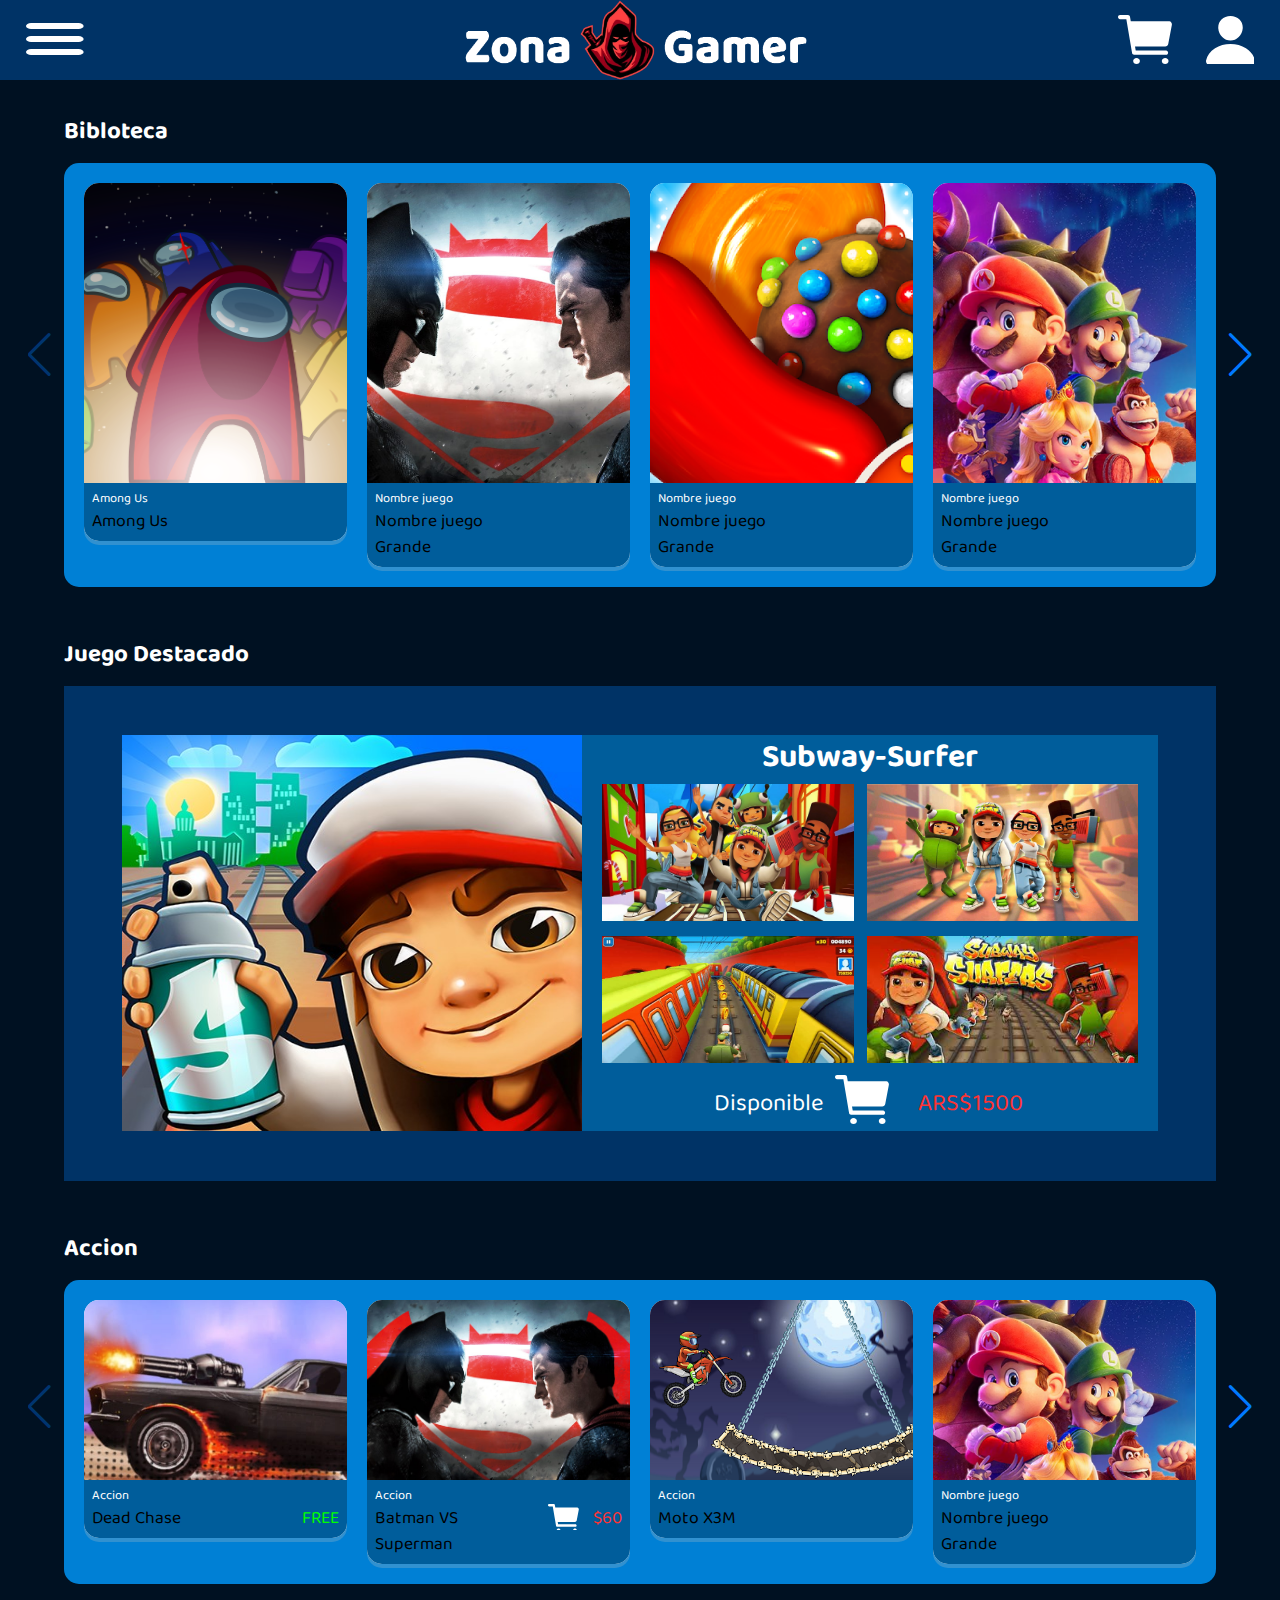
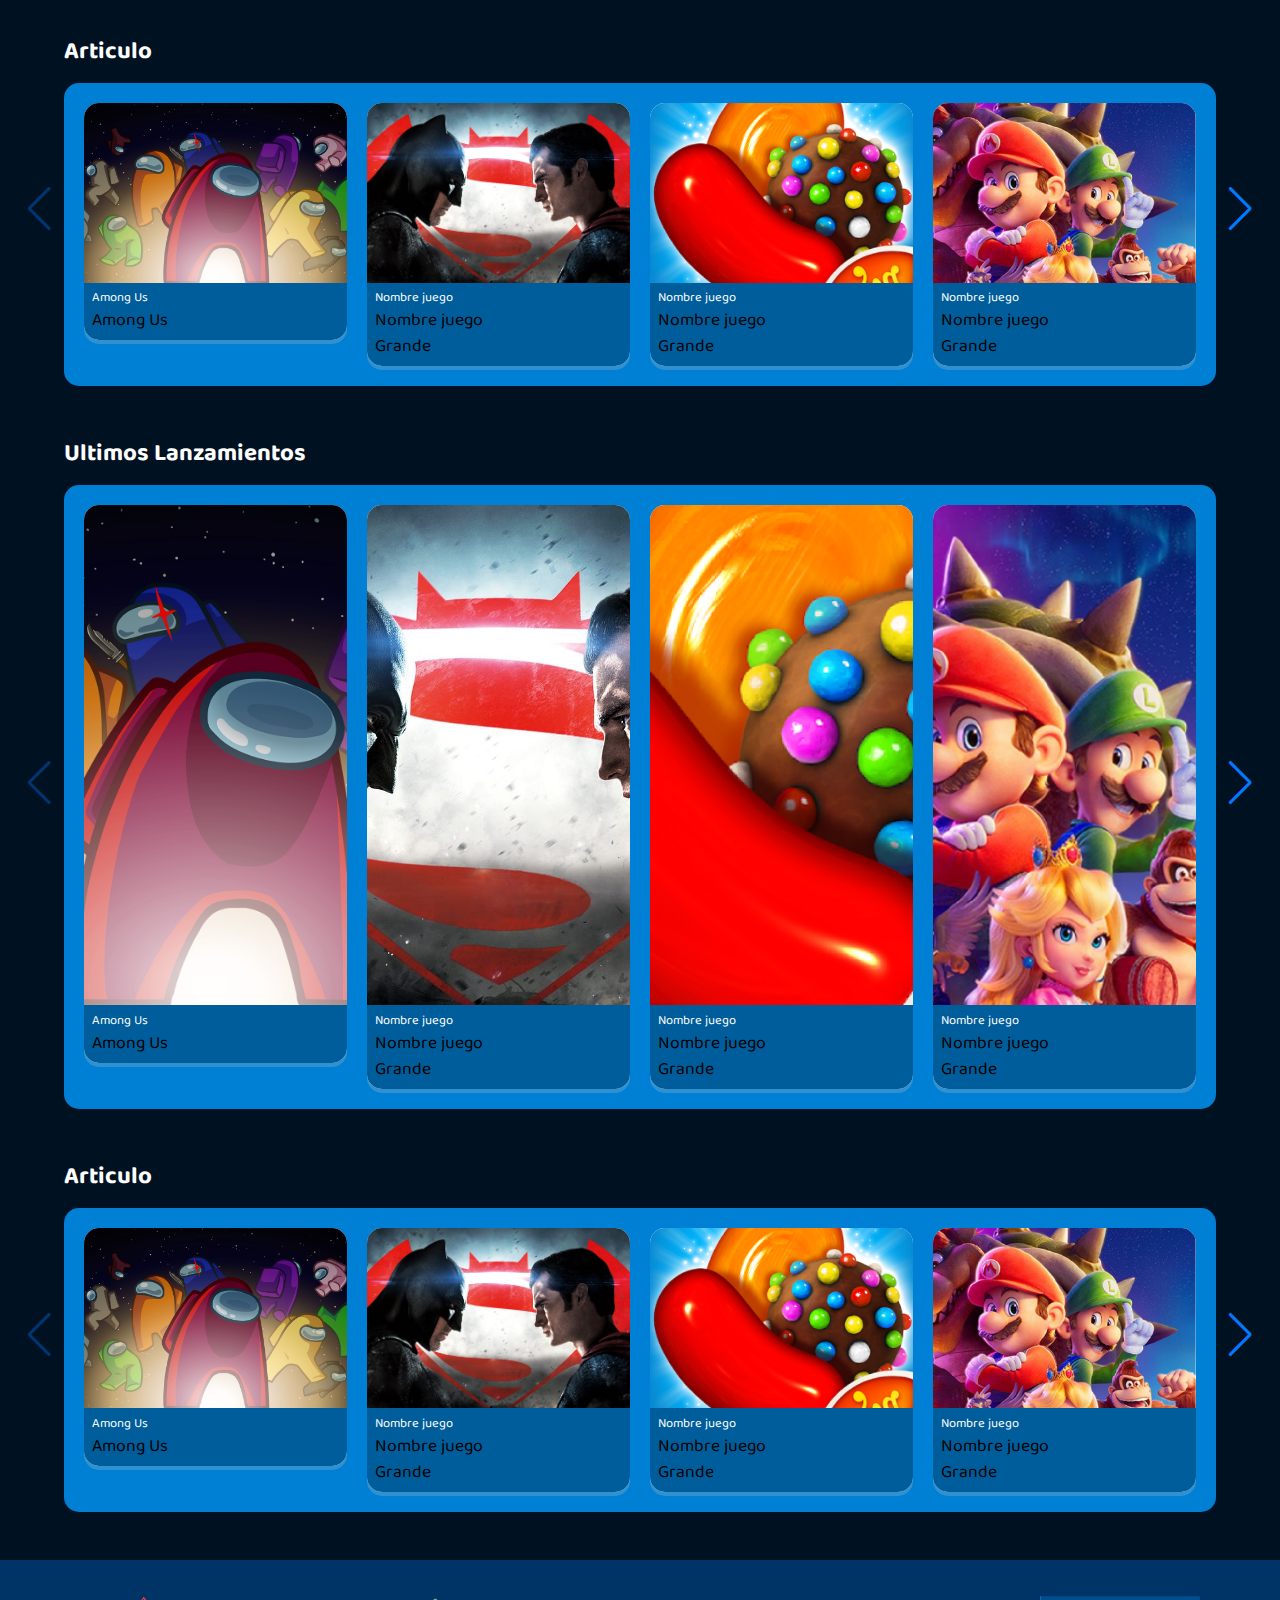
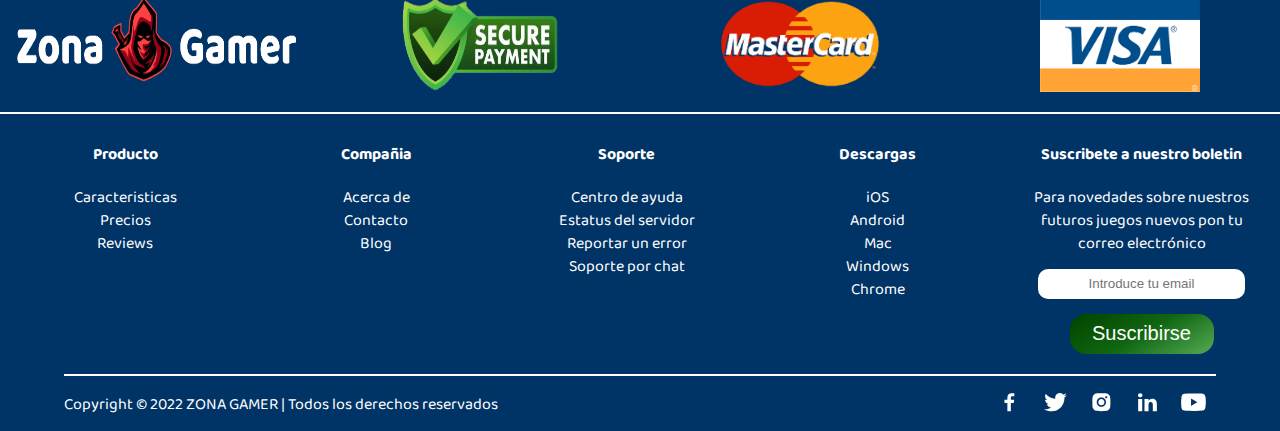
<file: html/index.html>
<!DOCTYPE html>
<html lang="en">
  <head>
    <meta charset="UTF-8" />
    <meta name="viewport" content="width=device-width, initial-scale=1.0" />
    <link rel="stylesheet" href="../css/prueba.css" />
    <link rel="preconnect" href="https://fonts.googleapis.com" />
    <link rel="preconnect" href="https://fonts.gstatic.com" crossorigin />
    <link
      href="https://fonts.googleapis.com/css2?family=Baloo+Chettan+2:wght@700&display=swap"
      rel="stylesheet"
    />
    <link
      rel="stylesheet"
      href="https://unpkg.com/swiper/swiper-bundle.min.css"
    />
    <title>ZonaGamer</title>
  </head>
  <body>
    <header>
      <div class="menuHamburgesa">
        <svg class="hamburgesa" id="abrir" class="abrir-menu">
          <rect y="03" rx="5" fill="white" />
          <rect y="16" rx="5" fill="white" />
          <rect y="29" rx="5" fill="white" />
        </svg>
      </div>
      <div class="logoo">
        <img class="logo" src="../images/zonagamer2.png" alt="logo" />
      </div>
      <div class="headerDerecha">
        <svg class="carrito" xmlns="http://www.w3.org/2000/svg">
          <path
            d="M26.4688 70C29.1266 70 31.2812 68.0412 31.2812 65.625C31.2812 63.2088 29.1266 61.25 26.4688 61.25C23.8109 61.25 21.6562 63.2088 21.6562 65.625C21.6562 68.0412 23.8109 70 26.4688 70Z"
            fill="white"
            transform="scale(0.7)"
          />
          <path
            d="M67.375 70C70.0329 70 72.1875 68.0412 72.1875 65.625C72.1875 63.2088 70.0329 61.25 67.375 61.25C64.7171 61.25 62.5625 63.2088 62.5625 65.625C62.5625 68.0412 64.7171 70 67.375 70Z"
            fill="white"
            transform="scale(0.7)"
          />
          <path
            d="M76.0225 10.6229C75.6202 10.1085 75.1134 9.6942 74.5389 9.41007C73.9644 9.12594 73.3365 8.97912 72.701 8.98026H18.2343L17.1373 2.47331C17.0203 1.7802 16.6734 1.15235 16.1577 0.700026C15.6419 0.247706 14.9901 -0.000147878 14.3169 6.61924e-08H2.86337C2.10396 6.61924e-08 1.37565 0.315378 0.838662 0.876753C0.301676 1.43813 0 2.19952 0 2.99342C0 3.78733 0.301676 4.54871 0.838662 5.11009C1.37565 5.67146 2.10396 5.98684 2.86337 5.98684H11.9152L20.0865 54.4017C20.2035 55.0948 20.5504 55.7227 21.0662 56.175C21.582 56.6273 22.2337 56.8751 22.907 56.875H68.7209C69.4803 56.875 70.2086 56.5596 70.7456 55.9983C71.2826 55.4369 71.5843 54.6755 71.5843 53.8816C71.5843 53.0877 71.2826 52.3263 70.7456 51.7649C70.2086 51.2035 69.4803 50.8882 68.7209 50.8882H25.3086L24.2993 44.9013H67.5469C68.5399 44.9 69.502 44.5401 70.2703 43.8824C71.0387 43.2248 71.566 42.3098 71.7632 41.2924L76.9173 14.3516C77.0415 13.6996 77.0256 13.0269 76.8709 12.3821C76.7162 11.7373 76.4264 11.1364 76.0225 10.6229Z"
            fill="white"
            transform="scale(0.7)"
          />
        </svg>
        <svg
          class="user"
          xmlns="http://www.w3.org/2000/svg"
          id="abrir_perfil"
          class="abrir-perfil"
        >
          <path
            d="M47.8958 5.0906C44.6214 1.8078 40.0479 0 35 0C29.9251 0 25.3366 1.79686 22.0773 5.05935C18.7827 8.35776 17.1774 12.8406 17.5543 17.6811C18.3014 27.2311 26.1274 34.9998 35 34.9998C43.8726 34.9998 51.6851 27.2327 52.444 17.6843C52.826 12.8874 51.2106 8.41401 47.8958 5.0906ZM64.6146 69.9996H5.38543C4.61017 70.009 3.84242 69.8577 3.13803 69.5569C2.43363 69.2561 1.81032 68.8132 1.31343 68.2605C0.219706 67.0465 -0.221147 65.3887 0.105286 63.7121C1.52544 56.3965 5.95753 50.2513 12.9237 45.9372C19.1125 42.1076 26.9519 39.9998 35 39.9998C43.0481 39.9998 50.8875 42.1091 57.0763 45.9372C64.0425 50.2497 68.4746 56.395 69.8947 63.7106C70.2211 65.3871 69.7803 67.0449 68.6866 68.259C68.1898 68.8119 67.5666 69.2551 66.8622 69.5562C66.1578 69.8573 65.39 70.0088 64.6146 69.9996Z"
            fill="white"
            transform="scale(0.7)"
          />
        </svg>
      </div>
    </header>

    <!--                                  MENU HAMBURGESA                -->

    <nav class="nav" id="nav">
      <ul class="nav-list">
        <div class="item-menu-hamburgesa">
          <svg class="svg-1" xmlns="http://www.w3.org/2000/svg">
            <path
              d="M31.1667 1.82143C31.1667 0.812054 30.5351 0 29.75 0C28.9649 0 28.3333 0.812054 28.3333 1.82143V2.42857H1.88889C0.844097 2.42857 0 3.51384 0 4.85714V13.3571C0 14.7004 0.844097 15.7857 1.88889 15.7857H2.47917C3.70694 15.7857 4.61007 17.2732 4.30903 18.8062L1.94792 30.9795C1.80625 31.708 1.93611 32.4746 2.29028 33.0665C2.64444 33.6585 3.1934 34 3.77778 34H9.44444C10.3122 34 11.0677 33.2411 11.2743 32.1634L12.809 24.2857H18.9715C20.3705 24.2857 21.616 23.1549 22.0823 21.4625L23.6642 15.7857H25.5C26.0017 15.7857 26.4799 15.5277 26.834 15.0723L28.174 13.3571H32.1111C33.1559 13.3571 34 12.2719 34 10.9286V4.85714C34 3.51384 33.1559 2.42857 32.1111 2.42857H31.1667V1.82143ZM18.9715 20.6429H13.5174L14.4618 15.7857H20.6597L19.4201 20.2406C19.3552 20.4835 19.1722 20.6429 18.9774 20.6429H18.9715ZM4.72222 7.28571H27.3889C27.9083 7.28571 28.3333 7.83214 28.3333 8.5C28.3333 9.16786 27.9083 9.71429 27.3889 9.71429H4.72222C4.20278 9.71429 3.77778 9.16786 3.77778 8.5C3.77778 7.83214 4.20278 7.28571 4.72222 7.28571Z"
              fill="#F2F2F2"
            />
          </svg>
          <li>Accion</li>
        </div>

        <div class="item-menu-hamburgesa">
          <svg class="svg-2" xmlns="http://www.w3.org/2000/svg">
            <path
              d="M17 24.0833H12.75V20.1128C10.2093 18.6432 8.5 15.8961 8.5 12.75C8.5 8.05558 12.3056 4.25 17 4.25C21.6944 4.25 25.5 8.05558 25.5 12.75C25.5 15.8961 23.7906 18.6432 21.25 20.1128V24.0833H17Z"
              stroke="white"
              stroke-width="2"
              stroke-linecap="round"
              stroke-linejoin="round"
            />
            <path
              d="M19.8333 28.333H14.1667C13.3843 28.333 12.75 28.9673 12.75 29.7497C12.75 30.5321 13.3843 31.1663 14.1667 31.1663H19.8333C20.6157 31.1663 21.25 30.5321 21.25 29.7497C21.25 28.9673 20.6157 28.333 19.8333 28.333Z"
              fill="white"
            />
          </svg>
          <li>Estrategia</li>
        </div>

        <div class="item-menu-hamburgesa">
          <svg class="svg-3" xmlns="http://www.w3.org/2000/svg">
            <path
              d="M34.9708 13.6478C34.95 13.5321 34.9195 13.4192 34.8797 13.3109L31.4362 3.66844C30.6423 1.44047 28.7109 0 26.5134 0H8.4866C6.29089 0 4.35769 1.44047 3.56472 3.66844L0.11759 13.3109C0.0392474 13.5284 -0.00078279 13.763 1.15955e-05 14V33.25C1.15955e-05 33.7141 0.153657 34.1592 0.427148 34.4874C0.700638 34.8156 1.07157 35 1.45834 35H4.37501C4.76178 35 5.13272 34.8156 5.40621 34.4874C5.6797 34.1592 5.83334 33.7141 5.83334 33.25V31.5H29.1667V33.25C29.1667 33.7141 29.3203 34.1592 29.5938 34.4874C29.8673 34.8156 30.2382 35 30.625 35H33.5417C33.9284 35 34.2994 34.8156 34.5729 34.4874C34.8464 34.1592 35 33.7141 35 33.25V14C35.0001 13.8817 34.9904 13.7637 34.9708 13.6478ZM7.29168 24.5C6.71481 24.5 6.15091 24.2947 5.67126 23.9101C5.19162 23.5256 4.81778 22.9789 4.59703 22.3394C4.37627 21.6999 4.31851 20.9961 4.43105 20.3172C4.54359 19.6383 4.82138 19.0146 5.22928 18.5251C5.63718 18.0356 6.15688 17.7023 6.72266 17.5673C7.28844 17.4322 7.87488 17.5015 8.40784 17.7664C8.94079 18.0313 9.39631 18.4799 9.71679 19.0555C10.0373 19.6311 10.2083 20.3078 10.2083 21C10.2083 21.9283 9.90105 22.8185 9.35407 23.4749C8.80709 24.1313 8.06522 24.5 7.29168 24.5ZM27.7083 24.5C27.1315 24.5 26.5676 24.2947 26.0879 23.9101C25.6083 23.5256 25.2344 22.9789 25.0137 22.3394C24.7929 21.6999 24.7352 20.9961 24.8477 20.3172C24.9603 19.6383 25.238 19.0146 25.6459 18.5251C26.0538 18.0356 26.5735 17.7023 27.1393 17.5673C27.7051 17.4322 28.2915 17.5015 28.8245 17.7664C29.3574 18.0313 29.813 18.4799 30.1335 19.0555C30.4539 19.6311 30.625 20.3078 30.625 21C30.625 21.9283 30.3177 22.8185 29.7707 23.4749C29.2237 24.1313 28.4819 24.5 27.7083 24.5ZM3.66954 12.25L6.24259 5.04766C6.57254 4.12234 7.47397 3.5 8.4866 3.5H26.5134C27.5251 3.5 28.4275 4.12234 28.7574 5.04766L31.3305 12.25H3.66954Z"
              fill="white"
            />
          </svg>
          <li>Carreras</li>
        </div>

        <div class="item-menu-hamburgesa">
          <svg class="svg-4" xmlns="http://www.w3.org/2000/svg">
            <path
              d="M5.66667 9.91667H9.91667C10.2924 9.91667 10.6527 9.76741 10.9184 9.50173C11.1841 9.23606 11.3333 8.87572 11.3333 8.5V7.08333C11.3333 6.33189 11.6318 5.61122 12.1632 5.07986C12.6946 4.54851 13.4152 4.25 14.1667 4.25C14.9181 4.25 15.6388 4.54851 16.1701 5.07986C16.7015 5.61122 17 6.33189 17 7.08333V8.5C17 8.87572 17.1493 9.23606 17.4149 9.50173C17.6806 9.76741 18.0409 9.91667 18.4167 9.91667H22.6667C23.0424 9.91667 23.4027 10.0659 23.6684 10.3316C23.9341 10.5973 24.0833 10.9576 24.0833 11.3333V15.5833C24.0833 15.9591 24.2326 16.3194 24.4983 16.5851C24.7639 16.8507 25.1243 17 25.5 17H26.9167C27.6681 17 28.3888 17.2985 28.9201 17.8299C29.4515 18.3612 29.75 19.0819 29.75 19.8333C29.75 20.5848 29.4515 21.3054 28.9201 21.8368C28.3888 22.3682 27.6681 22.6667 26.9167 22.6667H25.5C25.1243 22.6667 24.7639 22.8159 24.4983 23.0816C24.2326 23.3473 24.0833 23.7076 24.0833 24.0833V28.3333C24.0833 28.7091 23.9341 29.0694 23.6684 29.3351C23.4027 29.6007 23.0424 29.75 22.6667 29.75H18.4167C18.0409 29.75 17.6806 29.6007 17.4149 29.3351C17.1493 29.0694 17 28.7091 17 28.3333V26.9167C17 26.1652 16.7015 25.4446 16.1701 24.9132C15.6388 24.3818 14.9181 24.0833 14.1667 24.0833C13.4152 24.0833 12.6946 24.3818 12.1632 24.9132C11.6318 25.4446 11.3333 26.1652 11.3333 26.9167V28.3333C11.3333 28.7091 11.1841 29.0694 10.9184 29.3351C10.6527 29.6007 10.2924 29.75 9.91667 29.75H5.66667C5.29094 29.75 4.93061 29.6007 4.66493 29.3351C4.39926 29.0694 4.25 28.7091 4.25 28.3333V24.0833C4.25 23.7076 4.39926 23.3473 4.66493 23.0816C4.93061 22.8159 5.29094 22.6667 5.66667 22.6667H7.08333C7.83478 22.6667 8.55545 22.3682 9.0868 21.8368C9.61816 21.3054 9.91667 20.5848 9.91667 19.8333C9.91667 19.0819 9.61816 18.3612 9.0868 17.8299C8.55545 17.2985 7.83478 17 7.08333 17H5.66667C5.29094 17 4.93061 16.8507 4.66493 16.5851C4.39926 16.3194 4.25 15.9591 4.25 15.5833V11.3333C4.25 10.9576 4.39926 10.5973 4.66493 10.3316C4.93061 10.0659 5.29094 9.91667 5.66667 9.91667Z"
              stroke="#F2F2F2"
              stroke-width="2"
              stroke-linecap="round"
              stroke-linejoin="round"
            />
          </svg>
          <li>Puzzle</li>
        </div>

        <div class="item-menu-hamburgesa">
          <svg class="svg-5" xmlns="http://www.w3.org/2000/svg">
            <path
              d="M17 3.1875C9.384 3.1875 3.1875 9.384 3.1875 17C3.1875 24.616 9.384 30.8125 17 30.8125C24.616 30.8125 30.8125 24.616 30.8125 17C30.8125 9.384 24.616 3.1875 17 3.1875ZM15.8047 5.37944C15.8472 5.37413 15.8939 5.38263 15.9375 5.37944V6.375H18.0625V5.37837C20.7811 5.62158 23.3278 6.81218 25.2578 8.74218C27.1878 10.6722 28.3784 13.2189 28.6216 15.9375H27.625V18.0625H28.6216C28.3784 20.7811 27.1878 23.3278 25.2578 25.2578C23.3278 27.1878 20.7811 28.3784 18.0625 28.6216V27.625H15.9375V28.6216C13.2189 28.3784 10.6722 27.1878 8.74218 25.2578C6.81218 23.3278 5.62158 20.7811 5.37837 18.0625H6.375V15.9375H5.37837C5.87987 10.3668 10.2521 5.93937 15.8047 5.37837V5.37944ZM23.4759 10.5251L14.4447 14.4436L10.5241 23.4749L19.5553 19.5564L23.4759 10.5251ZM17 15.4062C17.85 15.4062 18.5938 16.15 18.5938 17C18.5938 17.85 17.85 18.5938 17 18.5938C16.15 18.5938 15.4062 17.85 15.4062 17C15.4062 16.15 16.15 15.4062 17 15.4062Z"
              fill="white"
            />
          </svg>
          <li>Adventura</li>
        </div>
      </ul>
    </nav>

    <!--                                  MENU USER                -->

    <div class="nav-2" id="nav_2">
      <ul class="nav-list">
        <div class="name-user">
          <img src="../images/icono-perfil.png" class="image-user" />
          <li>Pepito123</li>
          <li class="font">pepito123@gmail.com</li>
        </div>

        <div class="separator"></div>

        <div class="item-menu-user">
          <svg xmlns="http://www.w3.org/2000/svg" class="svg-1">
            <path
              d="M26.8746 11.25C26.5683 15.3805 23.4371 18.75 19.9996 18.75C16.5621 18.75 13.4254 15.3813 13.1246 11.25C12.8121 6.95312 15.8589 3.75 19.9996 3.75C24.1402 3.75 27.1871 7.03125 26.8746 11.25Z"
              stroke="white"
              stroke-width="2"
              stroke-linecap="round"
              stroke-linejoin="round"
            />
            <path
              d="M20.0002 23.75C13.2033 23.75 6.30488 27.5 5.02831 34.5781C4.87441 35.4313 5.35722 36.25 6.25019 36.25H33.7502C34.6439 36.25 35.1268 35.4313 34.9728 34.5781C33.6955 27.5 26.7971 23.75 20.0002 23.75Z"
              stroke="white"
              stroke-width="2"
              stroke-miterlimit="10"
            />
          </svg>
          <li>Perfil</li>
        </div>

        <div class="item-menu-user">
          <svg xmlns="http://www.w3.org/2000/svg" class="svg-1">
            <path
              d="M20.4915 15.0242C19.4657 14.9229 18.4335 15.1411 17.5365 15.6491C16.6395 16.157 15.9213 16.9298 15.4805 17.8616C15.0396 18.7935 14.8975 19.8388 15.0737 20.8545C15.2498 21.8702 15.7357 22.8066 16.4646 23.5355C17.1935 24.2645 18.1299 24.7503 19.1456 24.9265C20.1613 25.1026 21.2067 24.9605 22.1385 24.5197C23.0703 24.0788 23.8431 23.3607 24.351 22.4636C24.859 21.5666 25.0772 20.5345 24.9759 19.5086C24.8604 18.3586 24.3508 17.2839 23.5336 16.4666C22.7163 15.6493 21.6416 15.1397 20.4915 15.0242ZM32.5306 20C32.5274 20.5435 32.4875 21.0861 32.4111 21.6242L35.9431 24.3945C36.0969 24.522 36.2005 24.6999 36.2356 24.8966C36.2706 25.0933 36.2348 25.296 36.1345 25.4688L32.7931 31.25C32.6916 31.4211 32.533 31.5509 32.3452 31.6165C32.1574 31.6821 31.9525 31.6793 31.7665 31.6086L28.2587 30.1961C28.0653 30.1191 27.8558 30.0912 27.6489 30.1151C27.4421 30.139 27.2444 30.2138 27.0736 30.3328C26.5382 30.7015 25.9757 31.029 25.3908 31.3125C25.2069 31.4019 25.0478 31.5352 24.9276 31.7006C24.8075 31.866 24.7299 32.0584 24.7017 32.2609L24.1759 36.0023C24.1414 36.1999 24.0393 36.3794 23.8871 36.5101C23.7349 36.6407 23.5421 36.7145 23.3415 36.7188H16.6587C16.4615 36.7153 16.2713 36.6448 16.1195 36.5189C15.9677 36.3929 15.8633 36.219 15.8236 36.0258L15.2986 32.2898C15.2691 32.0851 15.1895 31.8908 15.0668 31.7243C14.9441 31.5577 14.7822 31.424 14.5954 31.3352C14.0112 31.0532 13.4506 30.7248 12.9189 30.3531C12.7486 30.2347 12.5516 30.1604 12.3455 30.1371C12.1395 30.1138 11.9308 30.1421 11.7384 30.2195L8.23138 31.6313C8.04553 31.702 7.84067 31.7049 7.65287 31.6395C7.46508 31.574 7.30642 31.4444 7.20482 31.2734L3.86342 25.4922C3.76296 25.3195 3.72706 25.1167 3.76211 24.92C3.79716 24.7233 3.90089 24.5454 4.05482 24.418L7.03998 22.0742C7.20352 21.9444 7.33206 21.7758 7.41391 21.5837C7.49577 21.3916 7.52836 21.1821 7.50873 20.9742C7.4806 20.6484 7.46341 20.3234 7.46341 19.9977C7.46341 19.6719 7.47982 19.3516 7.50873 19.0328C7.52622 18.8262 7.49203 18.6185 7.40924 18.4284C7.32646 18.2382 7.19768 18.0717 7.03451 17.9437L4.05092 15.6C3.89948 15.4719 3.79794 15.2947 3.76408 15.0993C3.73023 14.9039 3.76622 14.7028 3.86576 14.5312L7.20717 8.75C7.30864 8.5789 7.46725 8.44911 7.65506 8.38351C7.84286 8.3179 8.04779 8.3207 8.23373 8.39141L11.7415 9.80391C11.935 9.88093 12.1445 9.90875 12.3513 9.88489C12.5582 9.86103 12.7559 9.78623 12.9267 9.66719C13.462 9.29853 14.0246 8.97103 14.6095 8.6875C14.7934 8.59812 14.9524 8.46485 15.0726 8.29944C15.1928 8.13403 15.2704 7.94157 15.2986 7.73906L15.8244 3.99766C15.8589 3.80006 15.961 3.6206 16.1132 3.48993C16.2653 3.35926 16.4582 3.2855 16.6587 3.28125H23.3415C23.5388 3.28466 23.729 3.35516 23.8808 3.48112C24.0326 3.60708 24.137 3.781 24.1767 3.97422L24.7017 7.71016C24.7312 7.9149 24.8108 8.10918 24.9335 8.27573C25.0561 8.44229 25.218 8.57595 25.4048 8.66484C25.989 8.94684 26.5497 9.27524 27.0814 9.64688C27.2516 9.76532 27.4487 9.83955 27.6547 9.86287C27.8608 9.8862 28.0694 9.85788 28.2619 9.78047L31.7689 8.36875C31.9547 8.29798 32.1596 8.29506 32.3474 8.36052C32.5352 8.42597 32.6939 8.5556 32.7954 8.72656L36.1368 14.5078C36.2373 14.6805 36.2732 14.8833 36.2382 15.08C36.2031 15.2767 36.0994 15.4546 35.9454 15.582L32.9603 17.9258C32.796 18.0552 32.6667 18.2236 32.5842 18.4157C32.5016 18.6078 32.4684 18.8176 32.4876 19.0258C32.5134 19.3492 32.5306 19.6742 32.5306 20Z"
              stroke="white"
              stroke-width="2"
              stroke-linecap="round"
              stroke-linejoin="round"
            />
          </svg>
          <li>Configuracion</li>
        </div>

        <div class="item-menu-user">
          <svg xmlns="http://www.w3.org/2000/svg" class="svg-1">
            <path
              d="M13.75 13.75V10.625C13.75 9.7962 14.0792 9.00134 14.6653 8.41529C15.2513 7.82924 16.0462 7.5 16.875 7.5H33.125C33.9538 7.5 34.7487 7.82924 35.3347 8.41529C35.9208 9.00134 36.25 9.7962 36.25 10.625V29.375C36.25 30.2038 35.9208 30.9987 35.3347 31.5847C34.7487 32.1708 33.9538 32.5 33.125 32.5H16.875C16.0462 32.5 15.2513 32.1708 14.6653 31.5847C14.0792 30.9987 13.75 30.2038 13.75 29.375V26.25"
              stroke="white"
              stroke-width="2"
              stroke-linecap="round"
              stroke-linejoin="round"
            />
            <path
              d="M21.25 26.25L27.5 20L21.25 13.75M3.75 20H26.25"
              stroke="white"
              stroke-width="2"
              stroke-linecap="round"
              stroke-linejoin="round"
            />
          </svg>
          <li>Cerrar Sesion</li>
        </div>

        <div class="separator"></div>

        <div class="item-menu-user">
          <svg xmlns="http://www.w3.org/2000/svg" class="svg-1">
            <path
              d="M20 6.25C17.2805 6.25 14.6221 7.05642 12.3609 8.56729C10.0997 10.0782 8.33737 12.2256 7.29666 14.7381C6.25596 17.2506 5.98366 20.0153 6.51421 22.6825C7.04476 25.3497 8.35432 27.7997 10.2773 29.7227C12.2003 31.6457 14.6503 32.9552 17.3175 33.4858C19.9848 34.0163 22.7494 33.744 25.2619 32.7033C27.7744 31.6626 29.9218 29.9003 31.4327 27.6391C32.9436 25.3779 33.75 22.7195 33.75 20C33.75 16.3533 32.3014 12.8559 29.7227 10.2773C27.1441 7.69866 23.6467 6.25 20 6.25Z"
              stroke="white"
              stroke-width="2"
              stroke-miterlimit="10"
            />
            <path
              d="M15.625 15.8039C15.625 15.8039 15.6906 14.4367 17.1539 13.2594C18.0219 12.5601 19.0625 12.3578 20 12.3437C20.8539 12.3328 21.6164 12.4742 22.0727 12.6914C22.8539 13.0633 24.375 13.9711 24.375 15.9015C24.375 17.9328 23.0469 18.8555 21.5336 19.8703C20.0203 20.8851 19.6094 21.9867 19.6094 23.125"
              stroke="white"
              stroke-width="2"
              stroke-miterlimit="10"
              stroke-linecap="round"
            />
            <path
              d="M19.5312 28.75C20.3942 28.75 21.0938 28.0504 21.0938 27.1875C21.0938 26.3246 20.3942 25.625 19.5312 25.625C18.6683 25.625 17.9688 26.3246 17.9688 27.1875C17.9688 28.0504 18.6683 28.75 19.5312 28.75Z"
              fill="white"
            />
          </svg>

          <li>Soporte</li>
        </div>
      </ul>
    </div>

    <!--                                    ARRANCA BIBLOTECA                         -->

    <h2 class="tipoDeJuego">Bibloteca</h2>
    <div class="biblioteca">
      <div class="swiper-container mySwiper" id="swiper0" data-swiper="0">
        <div class="swiper-button-next"></div>
        <div class="swiper-button-prev"></div>
        <div class="swiper-wrapper">
          <div class="swiper-slide">
            <img src="../images/amongUs.png" alt="amongUs" />
            <div class="card-descripcion">
              <div class="card-tittle">
                <p>Among Us</p>
              </div>
              <div class="card-text">
                <p>Among Us</p>
              </div>
            </div>
          </div>
          <div class="swiper-slide">
            <img src="../images/batmanvssuperman.jpg" alt="amongUs" />
            <div class="card-descripcion">
              <div class="card-tittle">
                <p>Nombre juego</p>
              </div>
              <div class="card-text">
                <p>Nombre juego Grande</p>
              </div>
            </div>
          </div>
          <div class="swiper-slide">
            <img src="../images/CandyCrush.png" alt="amongUs" />
            <div class="card-descripcion">
              <div class="card-tittle">
                <p>Nombre juego</p>
              </div>
              <div class="card-text">
                <p>Nombre juego Grande</p>
              </div>
            </div>
          </div>
          <div class="swiper-slide">
            <img src="../images/MarioBros.png" alt="amongUs" />
            <div class="card-descripcion">
              <div class="card-tittle">
                <p>Nombre juego</p>
              </div>
              <div class="card-text">
                <p>Nombre juego Grande</p>
              </div>
            </div>
          </div>
          <div class="swiper-slide">
            <img src="../images/subway.png" alt="amongUs" />
            <div class="card-descripcion">
              <div class="card-tittle">
                <p>Nombre juego</p>
              </div>
              <div class="card-text">
                <p>Nombre juego Grande</p>
              </div>
            </div>
          </div>
          <div class="swiper-slide">
            <img src="../images/FyA.png" alt="amongUs" />
            <div class="card-descripcion">
              <div class="card-tittle">
                <p>Nombre juego</p>
              </div>
              <div class="card-text">
                <p>Nombre juego Grande</p>
              </div>
            </div>
          </div>
        </div>
      </div>
    </div>

    <!--                                    ARRANCA JUEGO DESTACADO                         -->

    <h2 class="tipoDeJuego">Juego Destacado</h2>
    <div class="important-game">
      <div class="content">
        <img src="../images/subway-surfer.jpg" class="image-important-game" />
        <div class="game-details">
          <h1 class="title">Subway-Surfer</h1>
          <div class="mini-image">
            <img
              src="../images/subway-surfer2.jpg"
              class="image-subimportant-game"
            />
            <img
              src="../images/Subway-Surfer3.jpeg"
              class="image-subimportant-game"
            />
            <img
              src="../images/subway-surfers.jpg"
              class="image-subimportant-game"
            />
            <img src="../images/download.jpg" class="image-subimportant-game" />
          </div>
          <div class="price">
            <p>Disponible</p>
            <svg
              class="carrito-juego-destacado"
              xmlns="http://www.w3.org/2000/svg"
            >
              <path
                d="M26.4688 70C29.1266 70 31.2812 68.0412 31.2812 65.625C31.2812 63.2088 29.1266 61.25 26.4688 61.25C23.8109 61.25 21.6562 63.2088 21.6562 65.625C21.6562 68.0412 23.8109 70 26.4688 70Z"
                fill="white"
                transform="scale(0.7)"
              />
              <path
                d="M67.375 70C70.0329 70 72.1875 68.0412 72.1875 65.625C72.1875 63.2088 70.0329 61.25 67.375 61.25C64.7171 61.25 62.5625 63.2088 62.5625 65.625C62.5625 68.0412 64.7171 70 67.375 70Z"
                fill="white"
                transform="scale(0.7)"
              />
              <path
                d="M76.0225 10.6229C75.6202 10.1085 75.1134 9.6942 74.5389 9.41007C73.9644 9.12594 73.3365 8.97912 72.701 8.98026H18.2343L17.1373 2.47331C17.0203 1.7802 16.6734 1.15235 16.1577 0.700026C15.6419 0.247706 14.9901 -0.000147878 14.3169 6.61924e-08H2.86337C2.10396 6.61924e-08 1.37565 0.315378 0.838662 0.876753C0.301676 1.43813 0 2.19952 0 2.99342C0 3.78733 0.301676 4.54871 0.838662 5.11009C1.37565 5.67146 2.10396 5.98684 2.86337 5.98684H11.9152L20.0865 54.4017C20.2035 55.0948 20.5504 55.7227 21.0662 56.175C21.582 56.6273 22.2337 56.8751 22.907 56.875H68.7209C69.4803 56.875 70.2086 56.5596 70.7456 55.9983C71.2826 55.4369 71.5843 54.6755 71.5843 53.8816C71.5843 53.0877 71.2826 52.3263 70.7456 51.7649C70.2086 51.2035 69.4803 50.8882 68.7209 50.8882H25.3086L24.2993 44.9013H67.5469C68.5399 44.9 69.502 44.5401 70.2703 43.8824C71.0387 43.2248 71.566 42.3098 71.7632 41.2924L76.9173 14.3516C77.0415 13.6996 77.0256 13.0269 76.8709 12.3821C76.7162 11.7373 76.4264 11.1364 76.0225 10.6229Z"
                fill="white"
                transform="scale(0.7)"
              />
            </svg>
            <p>ARS$1500</p>
          </div>
        </div>
      </div>
    </div>

    <!--                            MAIN                                               -->

    <h2 class="tipoDeJuego">Accion</h2>
    <div class="main">
      <div class="swiper-container mySwiper" id="swiper1" data-swiper="1">
        <div class="swiper-button-next"></div>
        <div class="swiper-button-prev"></div>
        <div class="swiper-wrapper">
          <div class="swiper-slide">
            <img src="../images/dead_chase.jpg" />
            <div class="card-descripcion">
              <div class="card-tittle">
                <p>Accion</p>
              </div>
              <div class="card-text">
                <p>Dead Chase</p>
                <p class="free">FREE</p>
              </div>
            </div>
          </div>
          <div class="swiper-slide">
            <img src="../images/batmanvssuperman.jpg" alt="amongUs" />
            <div class="card-descripcion">
              <div class="card-tittle">
                <p>Accion</p>
              </div>
              <div class="card-text">
                <p>Batman VS Superman</p>
                <p class="pay">
                  <span>
                    <svg
                      class="carrito-juego-carrusel"
                      xmlns="http://www.w3.org/2000/svg"
                    >
                      <path
                        d="M26.4688 70C29.1266 70 31.2812 68.0412 31.2812 65.625C31.2812 63.2088 29.1266 61.25 26.4688 61.25C23.8109 61.25 21.6562 63.2088 21.6562 65.625C21.6562 68.0412 23.8109 70 26.4688 70Z"
                        fill="white"
                        transform="scale(0.4)"
                      />
                      <path
                        d="M67.375 70C70.0329 70 72.1875 68.0412 72.1875 65.625C72.1875 63.2088 70.0329 61.25 67.375 61.25C64.7171 61.25 62.5625 63.2088 62.5625 65.625C62.5625 68.0412 64.7171 70 67.375 70Z"
                        fill="white"
                        transform="scale(0.4)"
                      />
                      <path
                        d="M76.0225 10.6229C75.6202 10.1085 75.1134 9.6942 74.5389 9.41007C73.9644 9.12594 73.3365 8.97912 72.701 8.98026H18.2343L17.1373 2.47331C17.0203 1.7802 16.6734 1.15235 16.1577 0.700026C15.6419 0.247706 14.9901 -0.000147878 14.3169 6.61924e-08H2.86337C2.10396 6.61924e-08 1.37565 0.315378 0.838662 0.876753C0.301676 1.43813 0 2.19952 0 2.99342C0 3.78733 0.301676 4.54871 0.838662 5.11009C1.37565 5.67146 2.10396 5.98684 2.86337 5.98684H11.9152L20.0865 54.4017C20.2035 55.0948 20.5504 55.7227 21.0662 56.175C21.582 56.6273 22.2337 56.8751 22.907 56.875H68.7209C69.4803 56.875 70.2086 56.5596 70.7456 55.9983C71.2826 55.4369 71.5843 54.6755 71.5843 53.8816C71.5843 53.0877 71.2826 52.3263 70.7456 51.7649C70.2086 51.2035 69.4803 50.8882 68.7209 50.8882H25.3086L24.2993 44.9013H67.5469C68.5399 44.9 69.502 44.5401 70.2703 43.8824C71.0387 43.2248 71.566 42.3098 71.7632 41.2924L76.9173 14.3516C77.0415 13.6996 77.0256 13.0269 76.8709 12.3821C76.7162 11.7373 76.4264 11.1364 76.0225 10.6229Z"
                        fill="white"
                        transform="scale(0.4)"
                      />
                    </svg> </span
                  >$60
                </p>
              </div>
            </div>
          </div>
          <div class="swiper-slide">
            <img src="../images/moto_x3m.png" alt="amongUs" />
            <div class="card-descripcion">
              <div class="card-tittle">
                <p>Accion</p>
              </div>
              <div class="card-text">
                <p>Moto X3M</p>
              </div>
            </div>
          </div>
          <div class="swiper-slide">
            <img src="../images/MarioBros.png" alt="amongUs" />
            <div class="card-descripcion">
              <div class="card-tittle">
                <p>Nombre juego</p>
              </div>
              <div class="card-text">
                <p>Nombre juego Grande</p>
              </div>
            </div>
          </div>
          <div class="swiper-slide">
            <img src="../images/subway.png" alt="amongUs" />
            <div class="card-descripcion">
              <div class="card-tittle">
                <p>Nombre juego</p>
              </div>
              <div class="card-text">
                <p>Nombre juego Grande</p>
              </div>
            </div>
          </div>
          <div class="swiper-slide">
            <img src="../images/FyA.png" alt="amongUs" />
            <div class="card-descripcion">
              <div class="card-tittle">
                <p>Nombre juego</p>
              </div>
              <div class="card-text">
                <p>Nombre juego Grande</p>
              </div>
            </div>
          </div>
          <div class="swiper-slide">
            <img src="../images/amongUs.png" alt="amongUs" />
            <div class="card-descripcion">
              <div class="card-tittle">
                <p>Among Us</p>
              </div>
              <div class="card-text">
                <p>Among Us</p>
              </div>
            </div>
          </div>
          <div class="swiper-slide">
            <img src="../images/amongUs.png" alt="amongUs" />
            <div class="card-descripcion">
              <div class="card-tittle">
                <p>Nombre juego</p>
              </div>
              <div class="card-text">
                <p>Nombre juego Grande</p>
              </div>
            </div>
          </div>
          <div class="swiper-slide">
            <img src="../images/amongUs.png" alt="amongUs" />
            <div class="card-descripcion">
              <div class="card-tittle">
                <p>Nombre juego</p>
              </div>
              <div class="card-text">
                <p>Nombre juego Grande</p>
              </div>
            </div>
          </div>
        </div>
      </div>
    </div>
    <h2 class="tipoDeJuego">Articulo</h2>
    <div class="main">
      <div class="swiper-container mySwiper" id="swiper2" data-swiper="2">
        <div class="swiper-button-next"></div>
        <div class="swiper-button-prev"></div>
        <div class="swiper-wrapper">
          <div class="swiper-slide">
            <img src="../images/amongUs.png" alt="amongUs" />
            <div class="card-descripcion">
              <div class="card-tittle">
                <p>Among Us</p>
              </div>
              <div class="card-text">
                <p>Among Us</p>
              </div>
            </div>
          </div>
          <div class="swiper-slide">
            <img src="../images/batmanvssuperman.jpg" alt="amongUs" />
            <div class="card-descripcion">
              <div class="card-tittle">
                <p>Nombre juego</p>
              </div>
              <div class="card-text">
                <p>Nombre juego Grande</p>
              </div>
            </div>
          </div>
          <div class="swiper-slide">
            <img src="../images/CandyCrush.png" alt="amongUs" />
            <div class="card-descripcion">
              <div class="card-tittle">
                <p>Nombre juego</p>
              </div>
              <div class="card-text">
                <p>Nombre juego Grande</p>
              </div>
            </div>
          </div>
          <div class="swiper-slide">
            <img src="../images/MarioBros.png" alt="amongUs" />
            <div class="card-descripcion">
              <div class="card-tittle">
                <p>Nombre juego</p>
              </div>
              <div class="card-text">
                <p>Nombre juego Grande</p>
              </div>
            </div>
          </div>
          <div class="swiper-slide">
            <img src="../images/subway.png" alt="amongUs" />
            <div class="card-descripcion">
              <div class="card-tittle">
                <p>Nombre juego</p>
              </div>
              <div class="card-text">
                <p>Nombre juego Grande</p>
              </div>
            </div>
          </div>
          <div class="swiper-slide">
            <img src="../images/FyA.png" alt="amongUs" />
            <div class="card-descripcion">
              <div class="card-tittle">
                <p>Nombre juego</p>
              </div>
              <div class="card-text">
                <p>Nombre juego Grande</p>
              </div>
            </div>
          </div>
          <div class="swiper-slide">
            <img src="../images/amongUs.png" alt="amongUs" />
            <div class="card-descripcion">
              <div class="card-tittle">
                <p>Among Us</p>
              </div>
              <div class="card-text">
                <p>Among Us</p>
              </div>
            </div>
          </div>
          <div class="swiper-slide">
            <img src="../images/amongUs.png" alt="amongUs" />
            <div class="card-descripcion">
              <div class="card-tittle">
                <p>Nombre juego</p>
              </div>
              <div class="card-text">
                <p>Nombre juego Grande</p>
              </div>
            </div>
          </div>
          <div class="swiper-slide">
            <img src="../images/amongUs.png" alt="amongUs" />
            <div class="card-descripcion">
              <div class="card-tittle">
                <p>Nombre juego</p>
              </div>
              <div class="card-text">
                <p>Nombre juego Grande</p>
              </div>
            </div>
          </div>
        </div>
      </div>
    </div>

    <!--                                    ARRANCA ULTIMOS LANZAMIENTOS                         -->

    <h2 class="tipoDeJuego">Ultimos Lanzamientos</h2>
    <div class="ultimosLanzamientos">
      <div class="swiper-container mySwiper" id="swiper3" data-swiper="3">
        <div class="swiper-button-next"></div>
        <div class="swiper-button-prev"></div>
        <div class="swiper-wrapper">
          <div class="swiper-slide">
            <img src="../images/amongUs.png" alt="amongUs" />
            <div class="card-descripcion">
              <div class="card-tittle">
                <p>Among Us</p>
              </div>
              <div class="card-text">
                <p>Among Us</p>
              </div>
            </div>
          </div>
          <div class="swiper-slide">
            <img src="../images/batmanvssuperman.jpg" alt="amongUs" />
            <div class="card-descripcion">
              <div class="card-tittle">
                <p>Nombre juego</p>
              </div>
              <div class="card-text">
                <p>Nombre juego Grande</p>
              </div>
            </div>
          </div>
          <div class="swiper-slide">
            <img src="../images/CandyCrush.png" alt="amongUs" />
            <div class="card-descripcion">
              <div class="card-tittle">
                <p>Nombre juego</p>
              </div>
              <div class="card-text">
                <p>Nombre juego Grande</p>
              </div>
            </div>
          </div>
          <div class="swiper-slide">
            <img src="../images/MarioBros.png" alt="amongUs" />
            <div class="card-descripcion">
              <div class="card-tittle">
                <p>Nombre juego</p>
              </div>
              <div class="card-text">
                <p>Nombre juego Grande</p>
              </div>
            </div>
          </div>
          <div class="swiper-slide">
            <img src="../images/subway.png" alt="amongUs" />
            <div class="card-descripcion">
              <div class="card-tittle">
                <p>Nombre juego</p>
              </div>
              <div class="card-text">
                <p>Nombre juego Grande</p>
              </div>
            </div>
          </div>
          <div class="swiper-slide">
            <img src="../images/FyA.png" alt="amongUs" />
            <div class="card-descripcion">
              <div class="card-tittle">
                <p>Nombre juego</p>
              </div>
              <div class="card-text">
                <p>Nombre juego Grande</p>
              </div>
            </div>
          </div>
        </div>
      </div>
    </div>

    <h2 class="tipoDeJuego">Articulo</h2>
    <div class="main">
      <div class="swiper-container mySwiper" id="swiper4" data-swiper="4">
        <div class="swiper-button-next"></div>
        <div class="swiper-button-prev"></div>
        <div class="swiper-wrapper">
          <div class="swiper-slide">
            <img src="../images/amongUs.png" alt="amongUs" />
            <div class="card-descripcion">
              <div class="card-tittle">
                <p>Among Us</p>
              </div>
              <div class="card-text">
                <p>Among Us</p>
              </div>
            </div>
          </div>
          <div class="swiper-slide">
            <img src="../images/batmanvssuperman.jpg" alt="amongUs" />
            <div class="card-descripcion">
              <div class="card-tittle">
                <p>Nombre juego</p>
              </div>
              <div class="card-text">
                <p>Nombre juego Grande</p>
              </div>
            </div>
          </div>
          <div class="swiper-slide">
            <img src="../images/CandyCrush.png" alt="amongUs" />
            <div class="card-descripcion">
              <div class="card-tittle">
                <p>Nombre juego</p>
              </div>
              <div class="card-text">
                <p>Nombre juego Grande</p>
              </div>
            </div>
          </div>
          <div class="swiper-slide">
            <img src="../images/MarioBros.png" alt="amongUs" />
            <div class="card-descripcion">
              <div class="card-tittle">
                <p>Nombre juego</p>
              </div>
              <div class="card-text">
                <p>Nombre juego Grande</p>
              </div>
            </div>
          </div>
          <div class="swiper-slide">
            <img src="../images/subway.png" alt="amongUs" />
            <div class="card-descripcion">
              <div class="card-tittle">
                <p>Nombre juego</p>
              </div>
              <div class="card-text">
                <p>Nombre juego Grande</p>
              </div>
            </div>
          </div>
          <div class="swiper-slide">
            <img src="../images/FyA.png" alt="amongUs" />
            <div class="card-descripcion">
              <div class="card-tittle">
                <p>Nombre juego</p>
              </div>
              <div class="card-text">
                <p>Nombre juego Grande</p>
              </div>
            </div>
          </div>
          <div class="swiper-slide">
            <img src="../images/amongUs.png" alt="amongUs" />
            <div class="card-descripcion">
              <div class="card-tittle">
                <p>Among Us</p>
              </div>
              <div class="card-text">
                <p>Among Us</p>
              </div>
            </div>
          </div>
          <div class="swiper-slide">
            <img src="../images/amongUs.png" alt="amongUs" />
            <div class="card-descripcion">
              <div class="card-tittle">
                <p>Nombre juego</p>
              </div>
              <div class="card-text">
                <p>Nombre juego Grande</p>
              </div>
            </div>
          </div>
          <div class="swiper-slide">
            <img src="../images/amongUs.png" alt="amongUs" />
            <div class="card-descripcion">
              <div class="card-tittle">
                <p>Nombre juego</p>
              </div>
              <div class="card-text">
                <p>Nombre juego Grande</p>
              </div>
            </div>
          </div>
        </div>
      </div>
    </div>

    <footer>
      <div class="image-container2">
        <img src="../images/zonagamer2.png" />
        <img src="../images/secure.png" />
        <img src="../images/master.png" />
        <img src="../images/visa.png" />
      </div>
      <div class="grid-container">
        <div class="item">
          <b>Producto</b>
          <p>Caracteristicas</p>
          <p>Precios</p>
          <p>Reviews</p>
        </div>
        <div class="item">
          <b>Compañia</b>
          <p>Acerca de</p>
          <p>Contacto</p>
          <p>Blog</p>
        </div>
        <div class="item">
          <b>Soporte</b>
          <p>Centro de ayuda</p>
          <p>Estatus del servidor</p>
          <p>Reportar un error</p>
          <p>Soporte por chat</p>
        </div>
        <div class="item">
          <b>Descargas</b>
          <p>iOS</p>
          <p>Android</p>
          <p>Mac</p>
          <p>Windows</p>
          <p>Chrome</p>
        </div>
        <div class="item">
          <b>Suscribete a nuestro boletin</b>
          <p>
            Para novedades sobre nuestros futuros juegos nuevos pon tu correo
            electrónico
          </p>
          <input class="input-subscribe" placeholder="Introduce tu email" />
          <button>Suscribirse</button>
        </div>
      </div>
      <div class="footer-copyright-redes">
        <p>Copyright © 2022 ZONA GAMER | Todos los derechos reservados</p>
        <svg
          xmlns="http://www.w3.org/2000/svg"
          width="20"
          height="20"
          viewBox="0 0 11 20"
          fill="none"
        >
          <path
            d="M7.30509 19.1514V10.9407H10.1998L10.6332 7.74087H7.30501V5.6979C7.30501 4.77147 7.57518 4.14015 8.97063 4.14015L10.7503 4.13936V1.27744C10.4425 1.23851 9.38599 1.15137 8.15701 1.15137C5.59099 1.15137 3.83425 2.64254 3.83425 5.38109V7.74087H0.932129V10.9407H3.83425V19.1513H7.30509V19.1514Z"
            fill="white"
          />
        </svg>
        <svg
          xmlns="http://www.w3.org/2000/svg"
          width="20"
          height="20"
          viewBox="0 0 19 16"
          fill="none"
        >
          <path
            d="M12.8684 0.852851V0.849609H13.7124L14.0207 0.911201C14.2263 0.951187 14.413 1.00359 14.5807 1.06842C14.7484 1.13326 14.9108 1.2089 15.0676 1.29534C15.2245 1.38178 15.3668 1.46986 15.4945 1.55954C15.6211 1.64815 15.7347 1.74216 15.8354 1.84156C15.9349 1.94206 16.0902 1.96799 16.3012 1.91936C16.5122 1.87074 16.7394 1.8032 16.9829 1.71676C17.2263 1.63032 17.4671 1.53307 17.7051 1.42501C17.9432 1.31695 18.0882 1.24834 18.1402 1.21916C18.191 1.18892 18.2181 1.17271 18.2213 1.17054L18.2245 1.16567L18.2408 1.15757L18.257 1.14946L18.2732 1.14136L18.2895 1.13326L18.2927 1.12839L18.2976 1.12515L18.3025 1.12191L18.3057 1.11705L18.3219 1.11219L18.3382 1.10894L18.3349 1.13326L18.33 1.15757L18.3219 1.18188L18.3138 1.20619L18.3057 1.2224L18.2976 1.23861L18.2895 1.26292C18.2841 1.27913 18.2787 1.30074 18.2732 1.32776C18.2678 1.35478 18.2164 1.46282 18.119 1.65193C18.0217 1.84103 17.8999 2.03282 17.7538 2.22732C17.6078 2.42182 17.4768 2.56877 17.3611 2.66819C17.2442 2.76868 17.1668 2.83892 17.129 2.8789C17.0911 2.91996 17.0451 2.95777 16.991 2.99236L16.9098 3.04585L16.8936 3.05395L16.8774 3.06206L16.8741 3.06692L16.8693 3.07016L16.8644 3.0734L16.8611 3.07827L16.8449 3.08637L16.8287 3.09447L16.8255 3.09934L16.8206 3.10258L16.8157 3.10582L16.8125 3.11068L16.8092 3.11554L16.8043 3.11879L16.7995 3.12203L16.7962 3.12689H16.8774L17.3318 3.02964C17.6348 2.96481 17.9243 2.88647 18.2002 2.79462L18.6384 2.64874L18.6871 2.63253L18.7115 2.62443L18.7277 2.61633L18.7439 2.60822L18.7602 2.60012L18.7764 2.59201L18.8088 2.58715L18.8413 2.58391V2.61633L18.8332 2.61957L18.8251 2.62443L18.8218 2.62929L18.817 2.63253L18.8121 2.63578L18.8088 2.64064L18.8056 2.6455L18.8007 2.64874L18.7959 2.65198L18.7926 2.65685L18.7894 2.66171L18.7845 2.66495L18.7764 2.68116L18.7683 2.69737L18.7634 2.70061C18.7612 2.70385 18.6925 2.79569 18.5573 2.97615C18.422 3.15769 18.349 3.24952 18.3382 3.2517C18.3273 3.25494 18.3122 3.27115 18.2927 3.30032C18.2743 3.33057 18.1596 3.45106 17.9486 3.66177C17.7376 3.87248 17.531 4.05994 17.3286 4.2242C17.1252 4.38953 17.0224 4.59267 17.0202 4.83364C17.017 5.07352 17.0045 5.34475 16.9829 5.6473C16.9612 5.94986 16.9207 6.27672 16.8611 6.62791C16.8016 6.97909 16.7097 7.3762 16.5852 7.81922C16.4608 8.26225 16.3093 8.69448 16.1308 9.1159C15.9522 9.53732 15.7656 9.91551 15.5708 10.2505C15.376 10.5855 15.1975 10.8691 15.0352 11.1014C14.8729 11.3337 14.7079 11.5526 14.5401 11.7579C14.3724 11.9632 14.1604 12.1944 13.9039 12.4516C13.6464 12.7077 13.5057 12.8482 13.4819 12.873C13.457 12.8968 13.351 12.9854 13.1638 13.1388C12.9777 13.2933 12.7775 13.4479 12.5632 13.6024C12.3501 13.7558 12.1542 13.8839 11.9757 13.9865C11.7971 14.0892 11.5818 14.2064 11.3297 14.3382C11.0787 14.4712 10.807 14.5943 10.5149 14.7078C10.2227 14.8213 9.91435 14.9266 9.58973 15.0239C9.26511 15.1211 8.95132 15.1968 8.64834 15.2508C8.34538 15.3048 8.00182 15.3507 7.61768 15.3886L7.04149 15.4453V15.4534H5.98648V15.4453L5.84852 15.4372C5.75656 15.4318 5.68081 15.4264 5.62129 15.421C5.56179 15.4156 5.33725 15.3858 4.94771 15.3318C4.55817 15.2778 4.2525 15.2238 4.03067 15.1697C3.80886 15.1157 3.47882 15.0131 3.04059 14.8618C2.60235 14.7105 2.22742 14.5576 1.91579 14.4031C1.60525 14.2496 1.41048 14.1524 1.33148 14.1113C1.25357 14.0713 1.16593 14.0216 1.06854 13.9622L0.922463 13.8731L0.919233 13.8682L0.914347 13.865L0.909478 13.8617L0.906232 13.8569L0.890001 13.8488L0.87377 13.8406L0.87054 13.8358L0.865655 13.8325L0.860786 13.8293L0.857539 13.8244L0.854309 13.8196L0.849424 13.8163H0.841309V13.7839L0.857539 13.7872L0.87377 13.792L0.946809 13.8001C0.995502 13.8055 1.12806 13.8136 1.34446 13.8244C1.56089 13.8353 1.79081 13.8353 2.03428 13.8244C2.27774 13.8136 2.52662 13.7893 2.78089 13.7515C3.03518 13.7137 3.33545 13.6489 3.68171 13.557C4.02797 13.4651 4.3461 13.356 4.63609 13.2296C4.925 13.1021 5.13058 13.007 5.25287 12.9443C5.37405 12.8827 5.55908 12.7682 5.80795 12.6007L6.18125 12.3495L6.1845 12.3446L6.18937 12.3414L6.19426 12.3381L6.19749 12.3333L6.20073 12.3284L6.2056 12.3252L6.21049 12.3219L6.21372 12.3171L6.22995 12.3122L6.24618 12.309L6.24942 12.2927L6.25429 12.2765L6.25918 12.2733L6.26241 12.2684L6.13256 12.2603C6.046 12.2549 5.96214 12.2495 5.88098 12.2441C5.79983 12.2387 5.67269 12.2144 5.49956 12.1712C5.32644 12.128 5.13979 12.0631 4.9396 11.9767C4.73942 11.8902 4.54465 11.7876 4.35529 11.6687C4.16594 11.5499 4.02905 11.451 3.94464 11.3721C3.86133 11.2943 3.75312 11.1841 3.62003 11.0415C3.48802 10.8978 3.37332 10.7502 3.27593 10.599C3.17855 10.4477 3.0855 10.2732 2.99678 10.0754L2.86205 9.78044L2.85393 9.75613L2.84582 9.73182L2.84095 9.71561L2.8377 9.6994L2.86205 9.70264L2.88639 9.7075L3.06493 9.73182C3.18397 9.74803 3.37063 9.75342 3.6249 9.74803C3.87919 9.74263 4.05501 9.73182 4.1524 9.71561C4.24978 9.6994 4.3093 9.68859 4.33094 9.68319L4.3634 9.67509L4.40398 9.66698L4.44455 9.65888L4.4478 9.65402L4.45267 9.65078L4.45756 9.64753L4.46079 9.64267L4.42832 9.63457L4.39586 9.62646L4.3634 9.61836L4.33094 9.61025L4.29848 9.60215C4.27684 9.59675 4.23897 9.58594 4.18486 9.56973C4.13076 9.55352 3.98469 9.49409 3.74663 9.39144C3.50859 9.28879 3.31922 9.18884 3.17855 9.09159C3.03753 8.99405 2.90306 8.88739 2.77602 8.77228C2.64942 8.65558 2.51039 8.50538 2.35889 8.32169C2.20741 8.138 2.07216 7.92458 1.95312 7.68145C1.8341 7.43833 1.74483 7.20601 1.68531 6.98449C1.62603 6.76427 1.58692 6.53913 1.56847 6.31184L1.53923 5.97147L1.55547 5.97471L1.5717 5.97957L1.58793 5.98767L1.60416 5.99578L1.62039 6.00388L1.63662 6.01199L1.8882 6.12545C2.05593 6.20109 2.26422 6.26592 2.51308 6.31995C2.76197 6.37397 2.91074 6.4037 2.95943 6.40909L3.03247 6.4172H3.17855L3.17532 6.41234L3.17043 6.40909L3.16556 6.40585L3.16232 6.40099L3.15909 6.39613L3.1542 6.39289L3.14933 6.38964L3.14609 6.38478L3.12986 6.37668L3.11363 6.36857L3.1104 6.36371L3.10551 6.36047L3.10064 6.35723L3.0974 6.35236L3.08116 6.34426L3.06493 6.33616L3.0617 6.33129C3.05846 6.32912 3.01192 6.29455 2.9221 6.22756C2.83337 6.15948 2.74032 6.07142 2.64293 5.96336C2.54555 5.8553 2.44816 5.74184 2.35078 5.62299C2.25321 5.50386 2.16631 5.3764 2.09108 5.24209C2.01535 5.10702 1.93527 4.9352 1.85087 4.72666C1.76755 4.51919 1.70425 4.3101 1.66097 4.0994C1.61769 3.88869 1.59335 3.68068 1.58793 3.47537C1.58252 3.27006 1.58793 3.09447 1.60416 2.9486C1.62039 2.80272 1.65285 2.63793 1.70154 2.45424C1.75024 2.27055 1.82058 2.07605 1.91254 1.87074L2.05051 1.56278L2.05862 1.53847L2.06674 1.51415L2.07162 1.51091L2.07485 1.50605L2.0781 1.50119L2.08297 1.49795L2.08785 1.50119L2.09108 1.50605L2.09433 1.51091L2.0992 1.51415L2.10408 1.5174L2.10731 1.52226L2.11056 1.52712L2.11543 1.53036L2.12354 1.54657L2.13166 1.56278L2.13655 1.56602L2.13978 1.57088L2.35889 1.81401C2.50497 1.97609 2.6781 2.15709 2.87828 2.35699C3.07847 2.55689 3.18938 2.66062 3.21101 2.66819C3.23266 2.67683 3.2597 2.70168 3.29217 2.74275C3.32463 2.78274 3.43284 2.87837 3.61678 3.02964C3.80074 3.18091 4.04149 3.35652 4.33905 3.55641C4.63663 3.75631 4.96665 3.95352 5.32914 4.14802C5.69163 4.34252 6.08118 4.51811 6.49776 4.67479C6.91435 4.83148 7.20651 4.93413 7.37422 4.98275C7.54195 5.03138 7.82868 5.09351 8.23446 5.16915C8.64023 5.24479 8.94592 5.29342 9.1515 5.31503C9.35709 5.33663 9.49777 5.34906 9.5735 5.35231L9.68712 5.35555L9.68389 5.33123L9.679 5.30692L9.64654 5.10432C9.6249 4.96925 9.61408 4.78015 9.61408 4.53702C9.61408 4.2939 9.63302 4.06969 9.67088 3.86437C9.70877 3.65906 9.76558 3.45106 9.84131 3.24035C9.91706 3.02964 9.99118 2.86052 10.0637 2.73303C10.1373 2.6066 10.2336 2.46235 10.3526 2.30026C10.4716 2.13818 10.6258 1.9707 10.8152 1.7978C11.0045 1.62491 11.2209 1.47093 11.4644 1.33586C11.7079 1.2008 11.9324 1.09813 12.138 1.0279C12.3436 0.957671 12.5167 0.911736 12.6574 0.89013C12.798 0.868525 12.8684 0.856093 12.8684 0.852851V0.852851Z"
            fill="white"
          />
        </svg>
        <svg
          xmlns="http://www.w3.org/2000/svg"
          width="20"
          height="20"
          viewBox="0 0 19 20"
          fill="none"
        >
          <path
            fill-rule="evenodd"
            clip-rule="evenodd"
            d="M0.841309 10.1514C0.841309 6.55623 0.841309 4.75866 1.698 3.46392C2.08055 2.88576 2.5757 2.39061 3.15386 2.00806C4.4486 1.15137 6.24617 1.15137 9.84131 1.15137C13.4364 1.15137 15.234 1.15137 16.5288 2.00806C17.1069 2.39061 17.6021 2.88576 17.9846 3.46392C18.8413 4.75866 18.8413 6.55623 18.8413 10.1514C18.8413 13.7465 18.8413 15.5441 17.9846 16.8388C17.6021 17.417 17.1069 17.9121 16.5288 18.2947C15.234 19.1514 13.4364 19.1514 9.84131 19.1514C6.24617 19.1514 4.4486 19.1514 3.15386 18.2947C2.5757 17.9121 2.08055 17.417 1.698 16.8388C0.841309 15.5441 0.841309 13.7465 0.841309 10.1514ZM14.5006 10.1516C14.5006 12.7249 12.4145 14.811 9.84115 14.811C7.26783 14.811 5.18174 12.7249 5.18174 10.1516C5.18174 7.57827 7.26783 5.49219 9.84115 5.49219C12.4145 5.49219 14.5006 7.57827 14.5006 10.1516ZM9.84115 13.2346C11.5438 13.2346 12.9242 11.8543 12.9242 10.1516C12.9242 8.4489 11.5438 7.06859 9.84115 7.06859C8.13845 7.06859 6.75814 8.4489 6.75814 10.1516C6.75814 11.8543 8.13845 13.2346 9.84115 13.2346ZM14.6846 6.35292C15.2892 6.35292 15.7794 5.86275 15.7794 5.25809C15.7794 4.65344 15.2892 4.16327 14.6846 4.16327C14.0799 4.16327 13.5898 4.65344 13.5898 5.25809C13.5898 5.86275 14.0799 6.35292 14.6846 6.35292Z"
            fill="white"
          />
        </svg>
        <svg
          xmlns="http://www.w3.org/2000/svg"
          width="20"
          height="20"
          viewBox="0 0 19 19"
          fill="none"
        >
          <path
            d="M0.841309 3.07142C0.841309 2.49421 1.04402 2.01802 1.44942 1.64285C1.85482 1.26766 2.38185 1.08008 3.0305 1.08008C3.66757 1.08008 4.183 1.26477 4.57683 1.63419C4.98223 2.01514 5.18494 2.51152 5.18494 3.12337C5.18494 3.67748 4.98803 4.13923 4.5942 4.50865C4.1888 4.8896 3.65598 5.08008 2.99575 5.08008H2.97837C2.3413 5.08008 1.82587 4.8896 1.43204 4.50865C1.03821 4.1277 0.841309 3.64861 0.841309 3.07142ZM1.06718 18.2229V6.65583H4.92432V18.2229H1.06718ZM7.06139 18.2229H10.9185V11.7641C10.9185 11.36 10.9649 11.0483 11.0575 10.829C11.2197 10.4365 11.4658 10.1046 11.7959 9.83332C12.1261 9.56203 12.5401 9.4264 13.0382 9.4264C14.3355 9.4264 14.9842 10.298 14.9842 12.0411V18.2229H18.8413V11.5909C18.8413 9.88238 18.4359 8.58657 17.6251 7.70345C16.8143 6.82034 15.7429 6.37878 14.4108 6.37878C12.9166 6.37878 11.7525 7.01947 10.9185 8.30085V8.33549H10.9012L10.9185 8.30085V6.65583H7.06139C7.08455 7.02524 7.09613 8.17386 7.09613 10.1017C7.09613 12.0296 7.08455 14.7366 7.06139 18.2229Z"
            fill="white"
          />
        </svg>
        <svg
          xmlns="http://www.w3.org/2000/svg"
          width="20"
          height="20"
          viewBox="0 0 21 16"
          fill="none"
        >
          <path
            d="M11.2801 15.131L7.21787 15.0551C5.90262 15.0287 4.5841 15.0815 3.29464 14.8074C1.33308 14.3979 1.19411 12.39 1.0487 10.7057C0.84834 8.3379 0.925907 5.92708 1.30402 3.57901C1.51747 2.26149 2.3575 1.47532 3.65658 1.38977C8.04193 1.0793 12.4564 1.11609 16.8321 1.26094C17.2942 1.27422 17.7595 1.34679 18.2152 1.4294C20.4645 1.83232 20.5193 4.10772 20.6651 6.02318C20.8106 7.9584 20.7492 9.90355 20.4712 11.8256C20.2483 13.417 19.8216 14.7515 18.0213 14.8804C15.7655 15.0488 13.5615 15.1845 11.2994 15.1413C11.2995 15.131 11.2865 15.131 11.2801 15.131ZM8.89189 11.1021C10.5918 10.1047 12.2593 9.12387 13.9494 8.13315C12.2464 7.13574 10.5821 6.15495 8.89189 5.16423V11.1021Z"
            fill="white"
          />
        </svg>
      </div>
    </footer>
    <!-- Swiper JS -->
    <script src="https://unpkg.com/swiper/swiper-bundle.min.js"></script>
    <script src="../js/prueba.js" type="text/javascript"></script>
  </body>
</html>
</file>
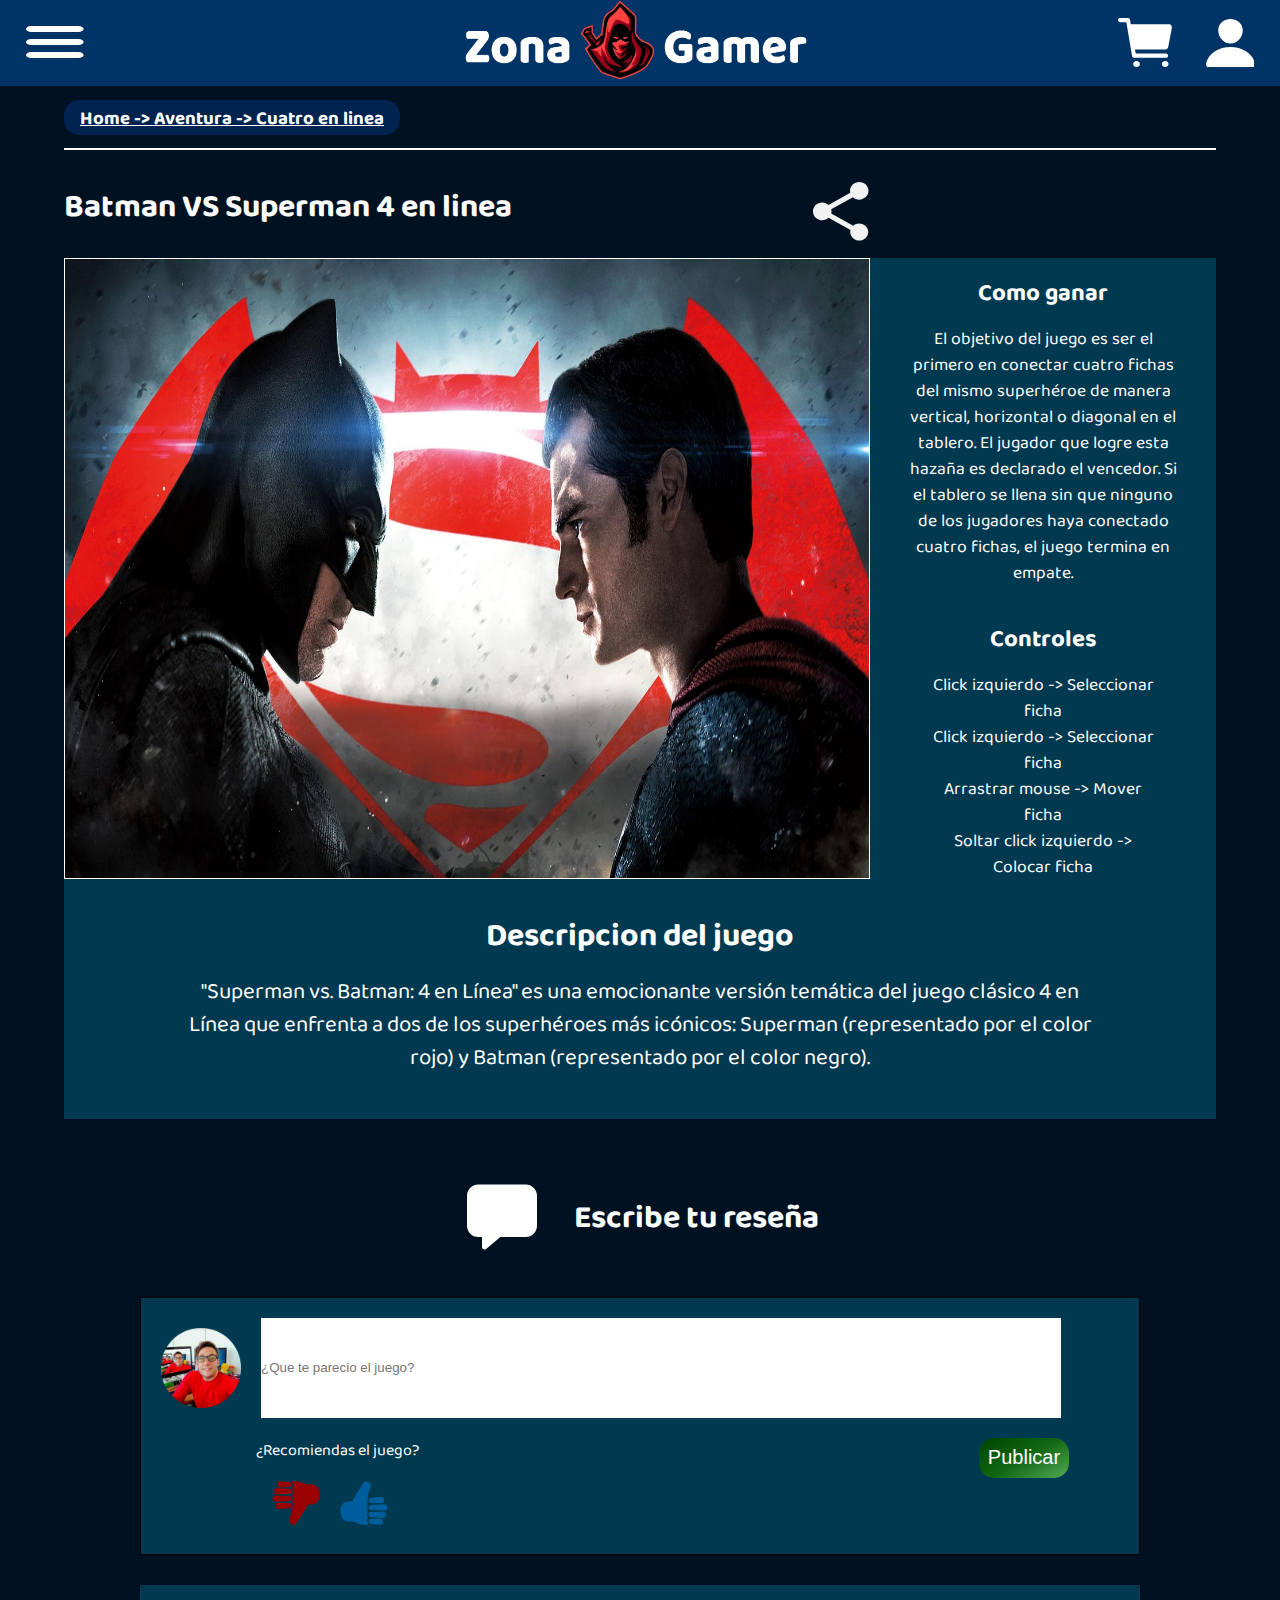
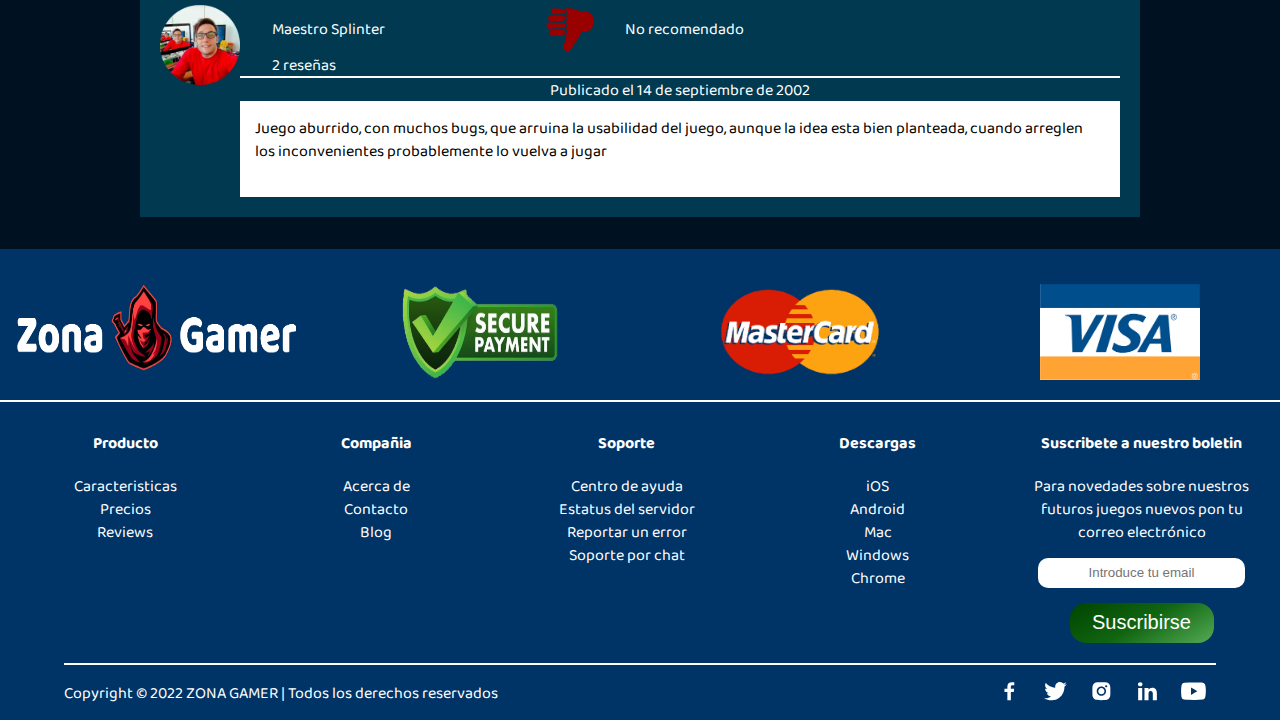
<file: 4inline.html>
<!DOCTYPE html>
<html lang="es">
<head>
    <meta charset="UTF-8">
    <meta name="viewport" content="width=device-width, initial-scale=1.0">
    <link rel="stylesheet" href="./css/style_4inline.css" />
    <link rel="preconnect" href="https://fonts.googleapis.com" />
    <link rel="preconnect" href="https://fonts.gstatic.com" crossorigin />
    <link
      href="https://fonts.googleapis.com/css2?family=Baloo+Chettan+2:wght@700&display=swap"
      rel="stylesheet"
    />
    <title>Document</title>
</head>
<body>
    <header>
      <div class="menuHamburgesa">
        <svg class="hamburgesa" id="abrir" class="abrir-menu">
          <rect y="03" rx="5" fill="white" />
          <rect y="16" rx="5" fill="white" />
          <rect y="29" rx="5" fill="white" />
        </svg>
      </div>
      <div class="logoo">
        <a href="index.html"><img class="logo" src="./images/zonagamer2.png" alt="logo" /></a>
      </div>
      <div class="headerDerecha">
        <svg class="carrito" xmlns="http://www.w3.org/2000/svg">
          <path
            d="M26.4688 70C29.1266 70 31.2812 68.0412 31.2812 65.625C31.2812 63.2088 29.1266 61.25 26.4688 61.25C23.8109 61.25 21.6562 63.2088 21.6562 65.625C21.6562 68.0412 23.8109 70 26.4688 70Z"
            fill="white"
            transform="scale(0.7)"
          />
          <path
            d="M67.375 70C70.0329 70 72.1875 68.0412 72.1875 65.625C72.1875 63.2088 70.0329 61.25 67.375 61.25C64.7171 61.25 62.5625 63.2088 62.5625 65.625C62.5625 68.0412 64.7171 70 67.375 70Z"
            fill="white"
            transform="scale(0.7)"
          />
          <path
            d="M76.0225 10.6229C75.6202 10.1085 75.1134 9.6942 74.5389 9.41007C73.9644 9.12594 73.3365 8.97912 72.701 8.98026H18.2343L17.1373 2.47331C17.0203 1.7802 16.6734 1.15235 16.1577 0.700026C15.6419 0.247706 14.9901 -0.000147878 14.3169 6.61924e-08H2.86337C2.10396 6.61924e-08 1.37565 0.315378 0.838662 0.876753C0.301676 1.43813 0 2.19952 0 2.99342C0 3.78733 0.301676 4.54871 0.838662 5.11009C1.37565 5.67146 2.10396 5.98684 2.86337 5.98684H11.9152L20.0865 54.4017C20.2035 55.0948 20.5504 55.7227 21.0662 56.175C21.582 56.6273 22.2337 56.8751 22.907 56.875H68.7209C69.4803 56.875 70.2086 56.5596 70.7456 55.9983C71.2826 55.4369 71.5843 54.6755 71.5843 53.8816C71.5843 53.0877 71.2826 52.3263 70.7456 51.7649C70.2086 51.2035 69.4803 50.8882 68.7209 50.8882H25.3086L24.2993 44.9013H67.5469C68.5399 44.9 69.502 44.5401 70.2703 43.8824C71.0387 43.2248 71.566 42.3098 71.7632 41.2924L76.9173 14.3516C77.0415 13.6996 77.0256 13.0269 76.8709 12.3821C76.7162 11.7373 76.4264 11.1364 76.0225 10.6229Z"
            fill="white"
            transform="scale(0.7)"
          />
        </svg>
        <svg
          class="user"
          xmlns="http://www.w3.org/2000/svg"
          id="abrir_perfil"
          class="abrir-perfil"
        >
          <path
            d="M47.8958 5.0906C44.6214 1.8078 40.0479 0 35 0C29.9251 0 25.3366 1.79686 22.0773 5.05935C18.7827 8.35776 17.1774 12.8406 17.5543 17.6811C18.3014 27.2311 26.1274 34.9998 35 34.9998C43.8726 34.9998 51.6851 27.2327 52.444 17.6843C52.826 12.8874 51.2106 8.41401 47.8958 5.0906ZM64.6146 69.9996H5.38543C4.61017 70.009 3.84242 69.8577 3.13803 69.5569C2.43363 69.2561 1.81032 68.8132 1.31343 68.2605C0.219706 67.0465 -0.221147 65.3887 0.105286 63.7121C1.52544 56.3965 5.95753 50.2513 12.9237 45.9372C19.1125 42.1076 26.9519 39.9998 35 39.9998C43.0481 39.9998 50.8875 42.1091 57.0763 45.9372C64.0425 50.2497 68.4746 56.395 69.8947 63.7106C70.2211 65.3871 69.7803 67.0449 68.6866 68.259C68.1898 68.8119 67.5666 69.2551 66.8622 69.5562C66.1578 69.8573 65.39 70.0088 64.6146 69.9996Z"
            fill="white"
            transform="scale(0.7)"
          />
        </svg>
      </div>
    </header>

    <!--                                  MENU HAMBURGESA                -->

    <nav class="nav" id="nav">
      <ul class="nav-list">
        <div class="item-menu-hamburgesa">
          <svg class="svg-1" xmlns="http://www.w3.org/2000/svg">
            <path
              d="M31.1667 1.82143C31.1667 0.812054 30.5351 0 29.75 0C28.9649 0 28.3333 0.812054 28.3333 1.82143V2.42857H1.88889C0.844097 2.42857 0 3.51384 0 4.85714V13.3571C0 14.7004 0.844097 15.7857 1.88889 15.7857H2.47917C3.70694 15.7857 4.61007 17.2732 4.30903 18.8062L1.94792 30.9795C1.80625 31.708 1.93611 32.4746 2.29028 33.0665C2.64444 33.6585 3.1934 34 3.77778 34H9.44444C10.3122 34 11.0677 33.2411 11.2743 32.1634L12.809 24.2857H18.9715C20.3705 24.2857 21.616 23.1549 22.0823 21.4625L23.6642 15.7857H25.5C26.0017 15.7857 26.4799 15.5277 26.834 15.0723L28.174 13.3571H32.1111C33.1559 13.3571 34 12.2719 34 10.9286V4.85714C34 3.51384 33.1559 2.42857 32.1111 2.42857H31.1667V1.82143ZM18.9715 20.6429H13.5174L14.4618 15.7857H20.6597L19.4201 20.2406C19.3552 20.4835 19.1722 20.6429 18.9774 20.6429H18.9715ZM4.72222 7.28571H27.3889C27.9083 7.28571 28.3333 7.83214 28.3333 8.5C28.3333 9.16786 27.9083 9.71429 27.3889 9.71429H4.72222C4.20278 9.71429 3.77778 9.16786 3.77778 8.5C3.77778 7.83214 4.20278 7.28571 4.72222 7.28571Z"
              fill="#F2F2F2"
            />
          </svg>
          <li>Accion</li>
        </div>

        <div class="item-menu-hamburgesa">
          <svg class="svg-2" xmlns="http://www.w3.org/2000/svg">
            <path
              d="M17 24.0833H12.75V20.1128C10.2093 18.6432 8.5 15.8961 8.5 12.75C8.5 8.05558 12.3056 4.25 17 4.25C21.6944 4.25 25.5 8.05558 25.5 12.75C25.5 15.8961 23.7906 18.6432 21.25 20.1128V24.0833H17Z"
              stroke="white"
              stroke-width="2"
              stroke-linecap="round"
              stroke-linejoin="round"
            />
            <path
              d="M19.8333 28.333H14.1667C13.3843 28.333 12.75 28.9673 12.75 29.7497C12.75 30.5321 13.3843 31.1663 14.1667 31.1663H19.8333C20.6157 31.1663 21.25 30.5321 21.25 29.7497C21.25 28.9673 20.6157 28.333 19.8333 28.333Z"
              fill="white"
            />
          </svg>
          <li>Estrategia</li>
        </div>

        <div class="item-menu-hamburgesa">
          <svg class="svg-3" xmlns="http://www.w3.org/2000/svg">
            <path
              d="M34.9708 13.6478C34.95 13.5321 34.9195 13.4192 34.8797 13.3109L31.4362 3.66844C30.6423 1.44047 28.7109 0 26.5134 0H8.4866C6.29089 0 4.35769 1.44047 3.56472 3.66844L0.11759 13.3109C0.0392474 13.5284 -0.00078279 13.763 1.15955e-05 14V33.25C1.15955e-05 33.7141 0.153657 34.1592 0.427148 34.4874C0.700638 34.8156 1.07157 35 1.45834 35H4.37501C4.76178 35 5.13272 34.8156 5.40621 34.4874C5.6797 34.1592 5.83334 33.7141 5.83334 33.25V31.5H29.1667V33.25C29.1667 33.7141 29.3203 34.1592 29.5938 34.4874C29.8673 34.8156 30.2382 35 30.625 35H33.5417C33.9284 35 34.2994 34.8156 34.5729 34.4874C34.8464 34.1592 35 33.7141 35 33.25V14C35.0001 13.8817 34.9904 13.7637 34.9708 13.6478ZM7.29168 24.5C6.71481 24.5 6.15091 24.2947 5.67126 23.9101C5.19162 23.5256 4.81778 22.9789 4.59703 22.3394C4.37627 21.6999 4.31851 20.9961 4.43105 20.3172C4.54359 19.6383 4.82138 19.0146 5.22928 18.5251C5.63718 18.0356 6.15688 17.7023 6.72266 17.5673C7.28844 17.4322 7.87488 17.5015 8.40784 17.7664C8.94079 18.0313 9.39631 18.4799 9.71679 19.0555C10.0373 19.6311 10.2083 20.3078 10.2083 21C10.2083 21.9283 9.90105 22.8185 9.35407 23.4749C8.80709 24.1313 8.06522 24.5 7.29168 24.5ZM27.7083 24.5C27.1315 24.5 26.5676 24.2947 26.0879 23.9101C25.6083 23.5256 25.2344 22.9789 25.0137 22.3394C24.7929 21.6999 24.7352 20.9961 24.8477 20.3172C24.9603 19.6383 25.238 19.0146 25.6459 18.5251C26.0538 18.0356 26.5735 17.7023 27.1393 17.5673C27.7051 17.4322 28.2915 17.5015 28.8245 17.7664C29.3574 18.0313 29.813 18.4799 30.1335 19.0555C30.4539 19.6311 30.625 20.3078 30.625 21C30.625 21.9283 30.3177 22.8185 29.7707 23.4749C29.2237 24.1313 28.4819 24.5 27.7083 24.5ZM3.66954 12.25L6.24259 5.04766C6.57254 4.12234 7.47397 3.5 8.4866 3.5H26.5134C27.5251 3.5 28.4275 4.12234 28.7574 5.04766L31.3305 12.25H3.66954Z"
              fill="white"
            />
          </svg>
          <li>Carreras</li>
        </div>

        <div class="item-menu-hamburgesa">
          <svg class="svg-4" xmlns="http://www.w3.org/2000/svg">
            <path
              d="M5.66667 9.91667H9.91667C10.2924 9.91667 10.6527 9.76741 10.9184 9.50173C11.1841 9.23606 11.3333 8.87572 11.3333 8.5V7.08333C11.3333 6.33189 11.6318 5.61122 12.1632 5.07986C12.6946 4.54851 13.4152 4.25 14.1667 4.25C14.9181 4.25 15.6388 4.54851 16.1701 5.07986C16.7015 5.61122 17 6.33189 17 7.08333V8.5C17 8.87572 17.1493 9.23606 17.4149 9.50173C17.6806 9.76741 18.0409 9.91667 18.4167 9.91667H22.6667C23.0424 9.91667 23.4027 10.0659 23.6684 10.3316C23.9341 10.5973 24.0833 10.9576 24.0833 11.3333V15.5833C24.0833 15.9591 24.2326 16.3194 24.4983 16.5851C24.7639 16.8507 25.1243 17 25.5 17H26.9167C27.6681 17 28.3888 17.2985 28.9201 17.8299C29.4515 18.3612 29.75 19.0819 29.75 19.8333C29.75 20.5848 29.4515 21.3054 28.9201 21.8368C28.3888 22.3682 27.6681 22.6667 26.9167 22.6667H25.5C25.1243 22.6667 24.7639 22.8159 24.4983 23.0816C24.2326 23.3473 24.0833 23.7076 24.0833 24.0833V28.3333C24.0833 28.7091 23.9341 29.0694 23.6684 29.3351C23.4027 29.6007 23.0424 29.75 22.6667 29.75H18.4167C18.0409 29.75 17.6806 29.6007 17.4149 29.3351C17.1493 29.0694 17 28.7091 17 28.3333V26.9167C17 26.1652 16.7015 25.4446 16.1701 24.9132C15.6388 24.3818 14.9181 24.0833 14.1667 24.0833C13.4152 24.0833 12.6946 24.3818 12.1632 24.9132C11.6318 25.4446 11.3333 26.1652 11.3333 26.9167V28.3333C11.3333 28.7091 11.1841 29.0694 10.9184 29.3351C10.6527 29.6007 10.2924 29.75 9.91667 29.75H5.66667C5.29094 29.75 4.93061 29.6007 4.66493 29.3351C4.39926 29.0694 4.25 28.7091 4.25 28.3333V24.0833C4.25 23.7076 4.39926 23.3473 4.66493 23.0816C4.93061 22.8159 5.29094 22.6667 5.66667 22.6667H7.08333C7.83478 22.6667 8.55545 22.3682 9.0868 21.8368C9.61816 21.3054 9.91667 20.5848 9.91667 19.8333C9.91667 19.0819 9.61816 18.3612 9.0868 17.8299C8.55545 17.2985 7.83478 17 7.08333 17H5.66667C5.29094 17 4.93061 16.8507 4.66493 16.5851C4.39926 16.3194 4.25 15.9591 4.25 15.5833V11.3333C4.25 10.9576 4.39926 10.5973 4.66493 10.3316C4.93061 10.0659 5.29094 9.91667 5.66667 9.91667Z"
              stroke="#F2F2F2"
              stroke-width="2"
              stroke-linecap="round"
              stroke-linejoin="round"
            />
          </svg>
          <li>Puzzle</li>
        </div>

        <div class="item-menu-hamburgesa">
          <svg class="svg-5" xmlns="http://www.w3.org/2000/svg">
            <path
              d="M17 3.1875C9.384 3.1875 3.1875 9.384 3.1875 17C3.1875 24.616 9.384 30.8125 17 30.8125C24.616 30.8125 30.8125 24.616 30.8125 17C30.8125 9.384 24.616 3.1875 17 3.1875ZM15.8047 5.37944C15.8472 5.37413 15.8939 5.38263 15.9375 5.37944V6.375H18.0625V5.37837C20.7811 5.62158 23.3278 6.81218 25.2578 8.74218C27.1878 10.6722 28.3784 13.2189 28.6216 15.9375H27.625V18.0625H28.6216C28.3784 20.7811 27.1878 23.3278 25.2578 25.2578C23.3278 27.1878 20.7811 28.3784 18.0625 28.6216V27.625H15.9375V28.6216C13.2189 28.3784 10.6722 27.1878 8.74218 25.2578C6.81218 23.3278 5.62158 20.7811 5.37837 18.0625H6.375V15.9375H5.37837C5.87987 10.3668 10.2521 5.93937 15.8047 5.37837V5.37944ZM23.4759 10.5251L14.4447 14.4436L10.5241 23.4749L19.5553 19.5564L23.4759 10.5251ZM17 15.4062C17.85 15.4062 18.5938 16.15 18.5938 17C18.5938 17.85 17.85 18.5938 17 18.5938C16.15 18.5938 15.4062 17.85 15.4062 17C15.4062 16.15 16.15 15.4062 17 15.4062Z"
              fill="white"
            />
          </svg>
          <li>Adventura</li>
        </div>
      </ul>
    </nav>

    <!--                                  MENU USER                -->

    <div class="nav-2" id="nav_2">
      <ul class="nav-list">
        <div class="name-user">
          <img src="./images/icono-perfil.png" class="image-user" />
          <li>Pepito123</li>
          <li class="font">pepito123@gmail.com</li>
        </div>

        <div class="separator"></div>

        <div class="item-menu-user">
          <svg xmlns="http://www.w3.org/2000/svg" class="svg-1">
            <path
              d="M26.8746 11.25C26.5683 15.3805 23.4371 18.75 19.9996 18.75C16.5621 18.75 13.4254 15.3813 13.1246 11.25C12.8121 6.95312 15.8589 3.75 19.9996 3.75C24.1402 3.75 27.1871 7.03125 26.8746 11.25Z"
              stroke="white"
              stroke-width="2"
              stroke-linecap="round"
              stroke-linejoin="round"
            />
            <path
              d="M20.0002 23.75C13.2033 23.75 6.30488 27.5 5.02831 34.5781C4.87441 35.4313 5.35722 36.25 6.25019 36.25H33.7502C34.6439 36.25 35.1268 35.4313 34.9728 34.5781C33.6955 27.5 26.7971 23.75 20.0002 23.75Z"
              stroke="white"
              stroke-width="2"
              stroke-miterlimit="10"
            />
          </svg>
          <li>Perfil</li>
        </div>

        <div class="item-menu-user">
          <svg xmlns="http://www.w3.org/2000/svg" class="svg-1">
            <path
              d="M20.4915 15.0242C19.4657 14.9229 18.4335 15.1411 17.5365 15.6491C16.6395 16.157 15.9213 16.9298 15.4805 17.8616C15.0396 18.7935 14.8975 19.8388 15.0737 20.8545C15.2498 21.8702 15.7357 22.8066 16.4646 23.5355C17.1935 24.2645 18.1299 24.7503 19.1456 24.9265C20.1613 25.1026 21.2067 24.9605 22.1385 24.5197C23.0703 24.0788 23.8431 23.3607 24.351 22.4636C24.859 21.5666 25.0772 20.5345 24.9759 19.5086C24.8604 18.3586 24.3508 17.2839 23.5336 16.4666C22.7163 15.6493 21.6416 15.1397 20.4915 15.0242ZM32.5306 20C32.5274 20.5435 32.4875 21.0861 32.4111 21.6242L35.9431 24.3945C36.0969 24.522 36.2005 24.6999 36.2356 24.8966C36.2706 25.0933 36.2348 25.296 36.1345 25.4688L32.7931 31.25C32.6916 31.4211 32.533 31.5509 32.3452 31.6165C32.1574 31.6821 31.9525 31.6793 31.7665 31.6086L28.2587 30.1961C28.0653 30.1191 27.8558 30.0912 27.6489 30.1151C27.4421 30.139 27.2444 30.2138 27.0736 30.3328C26.5382 30.7015 25.9757 31.029 25.3908 31.3125C25.2069 31.4019 25.0478 31.5352 24.9276 31.7006C24.8075 31.866 24.7299 32.0584 24.7017 32.2609L24.1759 36.0023C24.1414 36.1999 24.0393 36.3794 23.8871 36.5101C23.7349 36.6407 23.5421 36.7145 23.3415 36.7188H16.6587C16.4615 36.7153 16.2713 36.6448 16.1195 36.5189C15.9677 36.3929 15.8633 36.219 15.8236 36.0258L15.2986 32.2898C15.2691 32.0851 15.1895 31.8908 15.0668 31.7243C14.9441 31.5577 14.7822 31.424 14.5954 31.3352C14.0112 31.0532 13.4506 30.7248 12.9189 30.3531C12.7486 30.2347 12.5516 30.1604 12.3455 30.1371C12.1395 30.1138 11.9308 30.1421 11.7384 30.2195L8.23138 31.6313C8.04553 31.702 7.84067 31.7049 7.65287 31.6395C7.46508 31.574 7.30642 31.4444 7.20482 31.2734L3.86342 25.4922C3.76296 25.3195 3.72706 25.1167 3.76211 24.92C3.79716 24.7233 3.90089 24.5454 4.05482 24.418L7.03998 22.0742C7.20352 21.9444 7.33206 21.7758 7.41391 21.5837C7.49577 21.3916 7.52836 21.1821 7.50873 20.9742C7.4806 20.6484 7.46341 20.3234 7.46341 19.9977C7.46341 19.6719 7.47982 19.3516 7.50873 19.0328C7.52622 18.8262 7.49203 18.6185 7.40924 18.4284C7.32646 18.2382 7.19768 18.0717 7.03451 17.9437L4.05092 15.6C3.89948 15.4719 3.79794 15.2947 3.76408 15.0993C3.73023 14.9039 3.76622 14.7028 3.86576 14.5312L7.20717 8.75C7.30864 8.5789 7.46725 8.44911 7.65506 8.38351C7.84286 8.3179 8.04779 8.3207 8.23373 8.39141L11.7415 9.80391C11.935 9.88093 12.1445 9.90875 12.3513 9.88489C12.5582 9.86103 12.7559 9.78623 12.9267 9.66719C13.462 9.29853 14.0246 8.97103 14.6095 8.6875C14.7934 8.59812 14.9524 8.46485 15.0726 8.29944C15.1928 8.13403 15.2704 7.94157 15.2986 7.73906L15.8244 3.99766C15.8589 3.80006 15.961 3.6206 16.1132 3.48993C16.2653 3.35926 16.4582 3.2855 16.6587 3.28125H23.3415C23.5388 3.28466 23.729 3.35516 23.8808 3.48112C24.0326 3.60708 24.137 3.781 24.1767 3.97422L24.7017 7.71016C24.7312 7.9149 24.8108 8.10918 24.9335 8.27573C25.0561 8.44229 25.218 8.57595 25.4048 8.66484C25.989 8.94684 26.5497 9.27524 27.0814 9.64688C27.2516 9.76532 27.4487 9.83955 27.6547 9.86287C27.8608 9.8862 28.0694 9.85788 28.2619 9.78047L31.7689 8.36875C31.9547 8.29798 32.1596 8.29506 32.3474 8.36052C32.5352 8.42597 32.6939 8.5556 32.7954 8.72656L36.1368 14.5078C36.2373 14.6805 36.2732 14.8833 36.2382 15.08C36.2031 15.2767 36.0994 15.4546 35.9454 15.582L32.9603 17.9258C32.796 18.0552 32.6667 18.2236 32.5842 18.4157C32.5016 18.6078 32.4684 18.8176 32.4876 19.0258C32.5134 19.3492 32.5306 19.6742 32.5306 20Z"
              stroke="white"
              stroke-width="2"
              stroke-linecap="round"
              stroke-linejoin="round"
            />
          </svg>
          <li>Configuracion</li>
        </div>

        <div class="item-menu-user">
          <svg xmlns="http://www.w3.org/2000/svg" class="svg-1">
            <path
              d="M13.75 13.75V10.625C13.75 9.7962 14.0792 9.00134 14.6653 8.41529C15.2513 7.82924 16.0462 7.5 16.875 7.5H33.125C33.9538 7.5 34.7487 7.82924 35.3347 8.41529C35.9208 9.00134 36.25 9.7962 36.25 10.625V29.375C36.25 30.2038 35.9208 30.9987 35.3347 31.5847C34.7487 32.1708 33.9538 32.5 33.125 32.5H16.875C16.0462 32.5 15.2513 32.1708 14.6653 31.5847C14.0792 30.9987 13.75 30.2038 13.75 29.375V26.25"
              stroke="white"
              stroke-width="2"
              stroke-linecap="round"
              stroke-linejoin="round"
            />
            <path
              d="M21.25 26.25L27.5 20L21.25 13.75M3.75 20H26.25"
              stroke="white"
              stroke-width="2"
              stroke-linecap="round"
              stroke-linejoin="round"
            />
          </svg>
          <li>Cerrar Sesion</li>
        </div>

        <div class="separator"></div>

        <div class="item-menu-user">
          <svg xmlns="http://www.w3.org/2000/svg" class="svg-1">
            <path
              d="M20 6.25C17.2805 6.25 14.6221 7.05642 12.3609 8.56729C10.0997 10.0782 8.33737 12.2256 7.29666 14.7381C6.25596 17.2506 5.98366 20.0153 6.51421 22.6825C7.04476 25.3497 8.35432 27.7997 10.2773 29.7227C12.2003 31.6457 14.6503 32.9552 17.3175 33.4858C19.9848 34.0163 22.7494 33.744 25.2619 32.7033C27.7744 31.6626 29.9218 29.9003 31.4327 27.6391C32.9436 25.3779 33.75 22.7195 33.75 20C33.75 16.3533 32.3014 12.8559 29.7227 10.2773C27.1441 7.69866 23.6467 6.25 20 6.25Z"
              stroke="white"
              stroke-width="2"
              stroke-miterlimit="10"
            />
            <path
              d="M15.625 15.8039C15.625 15.8039 15.6906 14.4367 17.1539 13.2594C18.0219 12.5601 19.0625 12.3578 20 12.3437C20.8539 12.3328 21.6164 12.4742 22.0727 12.6914C22.8539 13.0633 24.375 13.9711 24.375 15.9015C24.375 17.9328 23.0469 18.8555 21.5336 19.8703C20.0203 20.8851 19.6094 21.9867 19.6094 23.125"
              stroke="white"
              stroke-width="2"
              stroke-miterlimit="10"
              stroke-linecap="round"
            />
            <path
              d="M19.5312 28.75C20.3942 28.75 21.0938 28.0504 21.0938 27.1875C21.0938 26.3246 20.3942 25.625 19.5312 25.625C18.6683 25.625 17.9688 26.3246 17.9688 27.1875C17.9688 28.0504 18.6683 28.75 19.5312 28.75Z"
              fill="white"
            />
          </svg>

          <li>Soporte</li>
        </div>
      </ul>
    </div>


    <div class="breadcrumbs">
        <h3><a href="index.html">Home -> Aventura -> Cuatro en linea</a></h3>
    </div>

  <div class="title">
    <h1>Batman VS Superman 4 en linea</h1>
    <div class="share">
      <svg xmlns="http://www.w3.org/2000/svg"  class="image-share">
        <path d="M46.25 41.3795C43.9067 41.3795 41.81 42.2612 40.2067 43.6424L18.2225 31.4461C18.3767 30.7701 18.5 30.0942 18.5 29.3888C18.5 28.6835 18.3767 28.0076 18.2225 27.3316L39.96 15.2528C41.625 16.7223 43.8142 17.6333 46.25 17.6333C51.3683 17.6333 55.5 13.6952 55.5 8.81665C55.5 3.93811 51.3683 0 46.25 0C41.1317 0 37 3.93811 37 8.81665C37 9.52199 37.1233 10.1979 37.2775 10.8739L15.54 22.9527C13.875 21.4832 11.6858 20.5722 9.25 20.5722C4.13167 20.5722 0 24.5103 0 29.3888C0 34.2674 4.13167 38.2055 9.25 38.2055C11.6858 38.2055 13.875 37.2944 15.54 35.825L37.4933 48.0508C37.3392 48.6679 37.2467 49.3145 37.2467 49.961C37.2467 54.6926 41.2858 58.5426 46.25 58.5426C51.2142 58.5426 55.2533 54.6926 55.2533 49.961C55.2533 45.2294 51.2142 41.3795 46.25 41.3795Z" fill="#F2F2F2"/>
        </svg>
    </div>
  </div>
  

    <div class="container">
        <img src="./images/batmanvssuperman.jpg" alt="Batman vs Superman">
    
        <div class="text">
            <h2 class="text-h2">Como ganar</h2>
            <p class="text-p">
                El objetivo del juego es ser el primero en conectar cuatro fichas del mismo superhéroe de manera vertical, horizontal o diagonal en el tablero.
                El jugador que logre esta hazaña es declarado el vencedor. Si el tablero se llena sin que ninguno de los jugadores haya conectado cuatro fichas,
                el juego termina en empate.
            </p>
            <div class="controls">
              <h2>Controles</h2>
                  <p> Click izquierdo -> Seleccionar ficha </p>
                  <p>Click izquierdo -> Seleccionar ficha</p>
                  <p>Arrastrar mouse -> Mover ficha</p>
                  <p>Soltar click izquierdo -> Colocar ficha</p>
              
              </div>  
        </div>
    </div>
    

    <div class="position-description">
      <h2>Descripcion del juego</h2>
      <p>
          "Superman vs. Batman: 4 en Línea" es una emocionante versión temática del juego clásico 4 en Línea que enfrenta a dos de los superhéroes más icónicos:
          Superman (representado por el color rojo) y Batman (representado por el color negro).
      </p>
  </div>
  <div class="parte-superior-reseña">
    <svg xmlns="http://www.w3.org/2000/svg" width="80" height="80" viewBox="0 0 256 256" fill="none">
      <path d="M72 232C69.8783 232 67.8434 231.157 66.3431 229.657C64.8429 228.157 64 226.122 64 224V192H52C42.4555 191.989 33.3049 188.193 26.5558 181.444C19.8068 174.695 16.0106 165.545 16 156V60C16.0106 50.4555 19.8068 41.3049 26.5558 34.5559C33.3049 27.8068 42.4555 24.0106 52 24H204C213.545 24.0106 222.695 27.8068 229.444 34.5559C236.193 41.3049 239.989 50.4555 240 60V156C239.989 165.545 236.193 174.695 229.444 181.444C222.695 188.193 213.545 191.989 204 192H122.87L77.125 230.145C75.6854 231.342 73.8724 231.998 72 232Z" fill="white"/>
      </svg>    
    <h1 class="titulo-reseña">Escribe tu reseña</h1>
  </div>
    <div class="container-publish">
        <div class="publish">
            
            <div class="publish-content">
                <img src="./images/image_comentario.png" class="image2">
                <input class="comments" placeholder="¿Que te parecio el juego?"></input>
            </div>
            <div class="info-row">
                <p class="question2">¿Recomiendas el juego?</p>
      

                <button class="btn-publish">Publicar</button>
            </div>
          <div class="position">

            <svg class="thumbs-down">
              <path d="M3.90039 17.3828L17.9785 17.9805C18.4287 18.0156 20.3125 18.0996 20.3125 20.5078C20.3125 22.832 18.4414 22.9814 17.9551 23.0352L3.90039 23.6328C2.66309 23.6201 1.5625 22.2227 1.5625 20.5078C1.5625 18.793 2.66309 17.3955 3.90039 17.3828ZM17.7139 30.2402L7.29004 31.0547C6.05469 31.0547 4.6875 29.4248 4.6875 27.7461V27.7139C4.6875 26.1191 5.77539 24.8203 7.11719 24.8047L17.708 24.9727C20.3125 25.293 20.3125 26.8711 20.3125 27.5508C20.3125 29.7852 18.1836 30.2012 17.7139 30.2402ZM8.80371 3.125L17.5312 3.99707C19.9219 4.08789 20.3125 5.68164 20.3125 6.67969C20.3125 8.47559 19.0029 9.08203 17.708 9.08203L8.82129 9.375C7.40039 9.35352 6.25 7.95996 6.25 6.25C6.25 4.54004 7.39062 3.1582 8.80371 3.125ZM5.44824 10.1074L17.792 10.7148C18.709 10.7764 20.3125 11.0078 20.3125 13.2891C20.3125 14.4609 19.8877 15.791 17.8711 15.9775L5.44824 16.3574C4.16504 16.3428 3.125 15.0391 3.125 13.2891C3.125 11.5391 4.16504 10.1221 5.44824 10.1074Z" fill="#990000"/>
              <path d="M36.3926 27.2617L36.2949 27.457C36.4362 27.1577 36.6673 26.9098 36.9561 26.748C36.7298 26.8717 36.5365 27.0478 36.3926 27.2617Z" fill="black"/>
              <path d="M19.1348 44.8613C20.0557 46.1592 21.5821 46.875 23.4375 46.875C23.7278 46.8749 24.0122 46.794 24.259 46.6414C24.5059 46.4887 24.7053 46.2704 24.835 46.0107C25.128 45.4189 26.3243 43.667 27.5879 41.8213C29.3457 39.25 31.5284 36.0518 32.9815 33.5391L32.9942 33.5176C34.9942 30.0518 35.958 28.1523 36.2969 27.4629L36.3946 27.2676C36.5394 27.0545 36.7334 26.8794 36.96 26.7568C37.1853 26.6322 37.4379 26.5654 37.6954 26.5625H40.168C42.3614 26.562 44.4648 25.6903 46.0156 24.1391C47.5664 22.588 48.4375 20.4844 48.4375 18.291V14.5215C48.4375 12.3279 47.5662 10.2242 46.0152 8.67301C44.4642 7.12183 42.3606 6.25026 40.167 6.25H35.4024C35.0697 6.24921 34.7445 6.15111 34.4668 5.96777C32.2266 4.50488 27.9942 3.125 23.4375 3.125C22.71 3.125 22.0518 3.13867 21.458 3.16211C21.3166 3.16715 21.1792 3.21052 21.0604 3.28759C20.9417 3.36466 20.8462 3.47254 20.784 3.59969C20.7218 3.72685 20.6954 3.86851 20.7074 4.00954C20.7195 4.15056 20.7697 4.28566 20.8526 4.40039L20.8623 4.41406C21.6993 5.62402 21.875 6.93359 21.875 7.8125C21.8766 8.64533 21.704 9.46929 21.3682 10.2314C21.2726 10.4477 21.2232 10.6815 21.2232 10.918C21.2232 11.1544 21.2726 11.3883 21.3682 11.6045C21.7022 12.3818 21.8745 13.2189 21.8745 14.0649C21.8745 14.911 21.7022 15.7481 21.3682 16.5254C21.2731 16.7407 21.2239 16.9736 21.2239 17.209C21.2239 17.4444 21.2731 17.6772 21.3682 17.8926C21.7006 18.6564 21.8721 19.4805 21.8721 20.3135C21.8721 21.1465 21.7006 21.9706 21.3682 22.7344C21.2683 22.9601 21.2166 23.2043 21.2166 23.4512C21.2166 23.6981 21.2683 23.9422 21.3682 24.168C21.7163 24.952 21.8893 25.8025 21.875 26.6602C21.875 27.4609 21.6797 28.7402 21.0938 29.7051C20.9755 29.9043 20.9039 30.1278 20.8847 30.3588C20.8654 30.5897 20.8988 30.822 20.9825 31.0381C21.0196 31.1357 21.0567 31.2393 21.0928 31.3477C21.2098 31.7123 21.2385 32.0996 21.1768 32.4775C20.8838 34.3672 20.2325 36.0225 19.542 37.7666C19.2413 38.5264 18.9297 39.3115 18.6416 40.1367C18.042 41.8516 18.2217 43.5742 19.1348 44.8613Z" fill="#990000"/>
              </svg>
              <svg  class="thumbs-up">
                <path d="M46.0996 32.6172L32.0215 32.0186C31.5713 31.9834 29.6875 31.9004 29.6875 29.4922C29.6875 27.167 31.5586 27.0186 32.0449 26.9648L46.0996 26.3672C47.3369 26.3799 48.4375 27.7764 48.4375 29.4922C48.4375 31.208 47.3369 32.6045 46.0996 32.6172ZM32.2861 19.7588L42.71 18.9453C43.9453 18.9453 45.3125 20.5742 45.3125 22.2539V22.2861C45.3125 23.8799 44.2246 25.1787 42.8828 25.1953L32.292 25.0264C29.6875 24.707 29.6875 23.1279 29.6875 22.4492C29.6875 20.2148 31.8164 19.7979 32.2861 19.7588ZM41.1963 46.875L32.4688 46.0029C30.0781 45.9121 29.6875 44.3184 29.6875 43.3193C29.6875 41.5244 30.9971 40.917 32.292 40.917L41.1787 40.624C42.5986 40.6465 43.749 42.04 43.749 43.749C43.749 45.458 42.6094 46.8418 41.1963 46.875ZM44.5518 39.8926L32.208 39.2861C31.291 39.2246 29.6875 38.9932 29.6875 36.7109C29.6875 35.5391 30.1123 34.21 32.1289 34.0225L44.5498 33.6436C45.835 33.6572 46.875 34.9609 46.875 36.71C46.875 38.459 45.835 39.877 44.5518 39.8916V39.8926Z" fill="#005D9B"/>
                <path d="M13.6074 22.7383L13.7051 22.543C13.5638 22.842 13.3326 23.0895 13.0439 23.251C13.2704 23.128 13.4637 22.9521 13.6074 22.7383Z" fill="black"/>
                <path d="M30.8652 5.13867C29.9443 3.83984 28.418 3.125 26.5625 3.125C26.2724 3.12497 25.988 3.20572 25.7412 3.35819C25.4944 3.51066 25.2949 3.72884 25.165 3.98828C24.8721 4.58105 23.6758 6.33203 22.4121 8.17871C20.6543 10.75 18.4717 13.9473 17.0186 16.46L17.0059 16.4824C15.0059 19.9482 14.042 21.8467 13.7031 22.5371L13.6055 22.7324C13.4609 22.9454 13.2669 23.1203 13.04 23.2422C12.815 23.3676 12.5623 23.4347 12.3047 23.4375H9.83301C8.74691 23.4375 7.67145 23.6514 6.66802 24.0671C5.6646 24.4827 4.75286 25.0919 3.98488 25.8599C2.43385 27.4109 1.5625 29.5145 1.5625 31.708V35.4785C1.56237 36.5647 1.7762 37.6403 2.19177 38.6438C2.60735 39.6473 3.21653 40.5592 3.98453 41.3273C4.75253 42.0954 5.66431 42.7047 6.6678 43.1203C7.67128 43.536 8.74683 43.75 9.83301 43.75H14.5977C14.9303 43.7513 15.2553 43.8494 15.5332 44.0322C17.7734 45.4951 22.0059 46.875 26.5625 46.875C27.29 46.875 27.9482 46.8613 28.542 46.8379C28.6834 46.8329 28.8209 46.7895 28.9396 46.7124C29.0583 46.6353 29.1539 46.5275 29.216 46.4003C29.2782 46.2732 29.3047 46.1315 29.2926 45.9905C29.2805 45.8494 29.2304 45.7143 29.1475 45.5996L29.1377 45.5859C28.3008 44.376 28.125 43.0664 28.125 42.1875C28.1236 41.3547 28.2962 40.5308 28.6318 39.7686C28.7275 39.5525 28.7768 39.3188 28.7768 39.0825C28.7768 38.8462 28.7275 38.6126 28.6318 38.3965C28.2978 37.6192 28.1255 36.7821 28.1255 35.936C28.1255 35.09 28.2978 34.2529 28.6318 33.4756C28.727 33.2602 28.7761 33.0274 28.7761 32.792C28.7761 32.5566 28.727 32.3237 28.6318 32.1084C28.2994 31.3444 28.1279 30.5202 28.1279 29.687C28.1279 28.8538 28.2994 28.0296 28.6318 27.2656C28.7318 27.0399 28.7834 26.7957 28.7834 26.5488C28.7834 26.3019 28.7318 26.0578 28.6318 25.832C28.2835 25.0481 28.1105 24.1976 28.125 23.3398C28.125 22.5391 28.3203 21.2598 28.9062 20.2939C29.0246 20.0949 29.0962 19.8715 29.1155 19.6408C29.1348 19.41 29.1013 19.1778 29.0176 18.9619C28.9805 18.8643 28.9434 18.7598 28.9072 18.6523C28.7903 18.2873 28.7615 17.8998 28.8232 17.5215C29.1162 15.6328 29.7676 13.9775 30.458 12.2324C30.7588 11.4727 31.0703 10.6875 31.3584 9.86328C31.958 8.14746 31.7783 6.42578 30.8652 5.13867Z" fill="#005D9B"/>
                </svg>

          </div>
            
        </div>
    </div>
    

    <div class="container-publish-2">
      <div class="reading-2">
          <div class="info-2">
              <img src="./images/image_comentario.png" class="image-2">
              <div class="text-2">
                  <div class="info-row-2">
                      <p>Maestro Splinter</p>
                      <div class="recommended-2">
                        <svg class="thumbs-down-2">
                          <path d="M3.90039 17.3828L17.9785 17.9805C18.4287 18.0156 20.3125 18.0996 20.3125 20.5078C20.3125 22.832 18.4414 22.9814 17.9551 23.0352L3.90039 23.6328C2.66309 23.6201 1.5625 22.2227 1.5625 20.5078C1.5625 18.793 2.66309 17.3955 3.90039 17.3828ZM17.7139 30.2402L7.29004 31.0547C6.05469 31.0547 4.6875 29.4248 4.6875 27.7461V27.7139C4.6875 26.1191 5.77539 24.8203 7.11719 24.8047L17.708 24.9727C20.3125 25.293 20.3125 26.8711 20.3125 27.5508C20.3125 29.7852 18.1836 30.2012 17.7139 30.2402ZM8.80371 3.125L17.5312 3.99707C19.9219 4.08789 20.3125 5.68164 20.3125 6.67969C20.3125 8.47559 19.0029 9.08203 17.708 9.08203L8.82129 9.375C7.40039 9.35352 6.25 7.95996 6.25 6.25C6.25 4.54004 7.39062 3.1582 8.80371 3.125ZM5.44824 10.1074L17.792 10.7148C18.709 10.7764 20.3125 11.0078 20.3125 13.2891C20.3125 14.4609 19.8877 15.791 17.8711 15.9775L5.44824 16.3574C4.16504 16.3428 3.125 15.0391 3.125 13.2891C3.125 11.5391 4.16504 10.1221 5.44824 10.1074Z" fill="#990000"/>
                          <path d="M36.3926 27.2617L36.2949 27.457C36.4362 27.1577 36.6673 26.9098 36.9561 26.748C36.7298 26.8717 36.5365 27.0478 36.3926 27.2617Z" fill="black"/>
                          <path d="M19.1348 44.8613C20.0557 46.1592 21.5821 46.875 23.4375 46.875C23.7278 46.8749 24.0122 46.794 24.259 46.6414C24.5059 46.4887 24.7053 46.2704 24.835 46.0107C25.128 45.4189 26.3243 43.667 27.5879 41.8213C29.3457 39.25 31.5284 36.0518 32.9815 33.5391L32.9942 33.5176C34.9942 30.0518 35.958 28.1523 36.2969 27.4629L36.3946 27.2676C36.5394 27.0545 36.7334 26.8794 36.96 26.7568C37.1853 26.6322 37.4379 26.5654 37.6954 26.5625H40.168C42.3614 26.562 44.4648 25.6903 46.0156 24.1391C47.5664 22.588 48.4375 20.4844 48.4375 18.291V14.5215C48.4375 12.3279 47.5662 10.2242 46.0152 8.67301C44.4642 7.12183 42.3606 6.25026 40.167 6.25H35.4024C35.0697 6.24921 34.7445 6.15111 34.4668 5.96777C32.2266 4.50488 27.9942 3.125 23.4375 3.125C22.71 3.125 22.0518 3.13867 21.458 3.16211C21.3166 3.16715 21.1792 3.21052 21.0604 3.28759C20.9417 3.36466 20.8462 3.47254 20.784 3.59969C20.7218 3.72685 20.6954 3.86851 20.7074 4.00954C20.7195 4.15056 20.7697 4.28566 20.8526 4.40039L20.8623 4.41406C21.6993 5.62402 21.875 6.93359 21.875 7.8125C21.8766 8.64533 21.704 9.46929 21.3682 10.2314C21.2726 10.4477 21.2232 10.6815 21.2232 10.918C21.2232 11.1544 21.2726 11.3883 21.3682 11.6045C21.7022 12.3818 21.8745 13.2189 21.8745 14.0649C21.8745 14.911 21.7022 15.7481 21.3682 16.5254C21.2731 16.7407 21.2239 16.9736 21.2239 17.209C21.2239 17.4444 21.2731 17.6772 21.3682 17.8926C21.7006 18.6564 21.8721 19.4805 21.8721 20.3135C21.8721 21.1465 21.7006 21.9706 21.3682 22.7344C21.2683 22.9601 21.2166 23.2043 21.2166 23.4512C21.2166 23.6981 21.2683 23.9422 21.3682 24.168C21.7163 24.952 21.8893 25.8025 21.875 26.6602C21.875 27.4609 21.6797 28.7402 21.0938 29.7051C20.9755 29.9043 20.9039 30.1278 20.8847 30.3588C20.8654 30.5897 20.8988 30.822 20.9825 31.0381C21.0196 31.1357 21.0567 31.2393 21.0928 31.3477C21.2098 31.7123 21.2385 32.0996 21.1768 32.4775C20.8838 34.3672 20.2325 36.0225 19.542 37.7666C19.2413 38.5264 18.9297 39.3115 18.6416 40.1367C18.042 41.8516 18.2217 43.5742 19.1348 44.8613Z" fill="#990000"/>
                          </svg>
                        <p>No recomendado</p>
                      </div>
                  </div>
                  <div class="number-reseñas">
                      <p>2 reseñas</p>
                  </div>
                  <p class="time-published-2">Publicado el 14 de septiembre de 2002</p>
                  <div class="comments-2">
                      <p class="text2">Juego aburrido, con muchos bugs, que arruina la usabilidad del juego, aunque la idea esta bien planteada, cuando arreglen los inconvenientes probablemente lo vuelva a jugar</p>
                  </div>
              </div>
          </div>
      </div>
  </div>
  
    
    
      

        

  <footer>
    <div class="image-container2">
      <img src="./images/zonagamer2.png" />
      <img src="./images/secure.png" />
      <img src="./images/master.png" />
      <img src="./images/visa.png" />
    </div>
    <div class="grid-container">
      <div class="item">
        <b>Producto</b>
        <p>Caracteristicas</p>
        <p>Precios</p>
        <p>Reviews</p>
      </div>
      <div class="item">
        <b>Compañia</b>
        <p>Acerca de</p>
        <p>Contacto</p>
        <p>Blog</p>
      </div>
      <div class="item">
        <b>Soporte</b>
        <p>Centro de ayuda</p>
        <p>Estatus del servidor</p>
        <p>Reportar un error</p>
        <p>Soporte por chat</p>
      </div>
      <div class="item">
        <b>Descargas</b>
        <p>iOS</p>
        <p>Android</p>
        <p>Mac</p>
        <p>Windows</p>
        <p>Chrome</p>
      </div>
      <div class="item">
        <b>Suscribete a nuestro boletin</b>
        <p>
          Para novedades sobre nuestros futuros juegos nuevos pon tu correo
          electrónico
        </p>
        <input class="input-subscribe" placeholder="Introduce tu email" />
        <button>Suscribirse</button>
      </div>
    </div>
    <div class="footer-copyright-redes">
      <p>Copyright © 2022 ZONA GAMER | Todos los derechos reservados</p>
      <svg
        xmlns="http://www.w3.org/2000/svg"
        width="20"
        height="20"
        viewBox="0 0 11 20"
        fill="none"
      >
        <path
          d="M7.30509 19.1514V10.9407H10.1998L10.6332 7.74087H7.30501V5.6979C7.30501 4.77147 7.57518 4.14015 8.97063 4.14015L10.7503 4.13936V1.27744C10.4425 1.23851 9.38599 1.15137 8.15701 1.15137C5.59099 1.15137 3.83425 2.64254 3.83425 5.38109V7.74087H0.932129V10.9407H3.83425V19.1513H7.30509V19.1514Z"
          fill="white"
        />
      </svg>
      <svg
        xmlns="http://www.w3.org/2000/svg"
        width="20"
        height="20"
        viewBox="0 0 19 16"
        fill="none"
      >
        <path
          d="M12.8684 0.852851V0.849609H13.7124L14.0207 0.911201C14.2263 0.951187 14.413 1.00359 14.5807 1.06842C14.7484 1.13326 14.9108 1.2089 15.0676 1.29534C15.2245 1.38178 15.3668 1.46986 15.4945 1.55954C15.6211 1.64815 15.7347 1.74216 15.8354 1.84156C15.9349 1.94206 16.0902 1.96799 16.3012 1.91936C16.5122 1.87074 16.7394 1.8032 16.9829 1.71676C17.2263 1.63032 17.4671 1.53307 17.7051 1.42501C17.9432 1.31695 18.0882 1.24834 18.1402 1.21916C18.191 1.18892 18.2181 1.17271 18.2213 1.17054L18.2245 1.16567L18.2408 1.15757L18.257 1.14946L18.2732 1.14136L18.2895 1.13326L18.2927 1.12839L18.2976 1.12515L18.3025 1.12191L18.3057 1.11705L18.3219 1.11219L18.3382 1.10894L18.3349 1.13326L18.33 1.15757L18.3219 1.18188L18.3138 1.20619L18.3057 1.2224L18.2976 1.23861L18.2895 1.26292C18.2841 1.27913 18.2787 1.30074 18.2732 1.32776C18.2678 1.35478 18.2164 1.46282 18.119 1.65193C18.0217 1.84103 17.8999 2.03282 17.7538 2.22732C17.6078 2.42182 17.4768 2.56877 17.3611 2.66819C17.2442 2.76868 17.1668 2.83892 17.129 2.8789C17.0911 2.91996 17.0451 2.95777 16.991 2.99236L16.9098 3.04585L16.8936 3.05395L16.8774 3.06206L16.8741 3.06692L16.8693 3.07016L16.8644 3.0734L16.8611 3.07827L16.8449 3.08637L16.8287 3.09447L16.8255 3.09934L16.8206 3.10258L16.8157 3.10582L16.8125 3.11068L16.8092 3.11554L16.8043 3.11879L16.7995 3.12203L16.7962 3.12689H16.8774L17.3318 3.02964C17.6348 2.96481 17.9243 2.88647 18.2002 2.79462L18.6384 2.64874L18.6871 2.63253L18.7115 2.62443L18.7277 2.61633L18.7439 2.60822L18.7602 2.60012L18.7764 2.59201L18.8088 2.58715L18.8413 2.58391V2.61633L18.8332 2.61957L18.8251 2.62443L18.8218 2.62929L18.817 2.63253L18.8121 2.63578L18.8088 2.64064L18.8056 2.6455L18.8007 2.64874L18.7959 2.65198L18.7926 2.65685L18.7894 2.66171L18.7845 2.66495L18.7764 2.68116L18.7683 2.69737L18.7634 2.70061C18.7612 2.70385 18.6925 2.79569 18.5573 2.97615C18.422 3.15769 18.349 3.24952 18.3382 3.2517C18.3273 3.25494 18.3122 3.27115 18.2927 3.30032C18.2743 3.33057 18.1596 3.45106 17.9486 3.66177C17.7376 3.87248 17.531 4.05994 17.3286 4.2242C17.1252 4.38953 17.0224 4.59267 17.0202 4.83364C17.017 5.07352 17.0045 5.34475 16.9829 5.6473C16.9612 5.94986 16.9207 6.27672 16.8611 6.62791C16.8016 6.97909 16.7097 7.3762 16.5852 7.81922C16.4608 8.26225 16.3093 8.69448 16.1308 9.1159C15.9522 9.53732 15.7656 9.91551 15.5708 10.2505C15.376 10.5855 15.1975 10.8691 15.0352 11.1014C14.8729 11.3337 14.7079 11.5526 14.5401 11.7579C14.3724 11.9632 14.1604 12.1944 13.9039 12.4516C13.6464 12.7077 13.5057 12.8482 13.4819 12.873C13.457 12.8968 13.351 12.9854 13.1638 13.1388C12.9777 13.2933 12.7775 13.4479 12.5632 13.6024C12.3501 13.7558 12.1542 13.8839 11.9757 13.9865C11.7971 14.0892 11.5818 14.2064 11.3297 14.3382C11.0787 14.4712 10.807 14.5943 10.5149 14.7078C10.2227 14.8213 9.91435 14.9266 9.58973 15.0239C9.26511 15.1211 8.95132 15.1968 8.64834 15.2508C8.34538 15.3048 8.00182 15.3507 7.61768 15.3886L7.04149 15.4453V15.4534H5.98648V15.4453L5.84852 15.4372C5.75656 15.4318 5.68081 15.4264 5.62129 15.421C5.56179 15.4156 5.33725 15.3858 4.94771 15.3318C4.55817 15.2778 4.2525 15.2238 4.03067 15.1697C3.80886 15.1157 3.47882 15.0131 3.04059 14.8618C2.60235 14.7105 2.22742 14.5576 1.91579 14.4031C1.60525 14.2496 1.41048 14.1524 1.33148 14.1113C1.25357 14.0713 1.16593 14.0216 1.06854 13.9622L0.922463 13.8731L0.919233 13.8682L0.914347 13.865L0.909478 13.8617L0.906232 13.8569L0.890001 13.8488L0.87377 13.8406L0.87054 13.8358L0.865655 13.8325L0.860786 13.8293L0.857539 13.8244L0.854309 13.8196L0.849424 13.8163H0.841309V13.7839L0.857539 13.7872L0.87377 13.792L0.946809 13.8001C0.995502 13.8055 1.12806 13.8136 1.34446 13.8244C1.56089 13.8353 1.79081 13.8353 2.03428 13.8244C2.27774 13.8136 2.52662 13.7893 2.78089 13.7515C3.03518 13.7137 3.33545 13.6489 3.68171 13.557C4.02797 13.4651 4.3461 13.356 4.63609 13.2296C4.925 13.1021 5.13058 13.007 5.25287 12.9443C5.37405 12.8827 5.55908 12.7682 5.80795 12.6007L6.18125 12.3495L6.1845 12.3446L6.18937 12.3414L6.19426 12.3381L6.19749 12.3333L6.20073 12.3284L6.2056 12.3252L6.21049 12.3219L6.21372 12.3171L6.22995 12.3122L6.24618 12.309L6.24942 12.2927L6.25429 12.2765L6.25918 12.2733L6.26241 12.2684L6.13256 12.2603C6.046 12.2549 5.96214 12.2495 5.88098 12.2441C5.79983 12.2387 5.67269 12.2144 5.49956 12.1712C5.32644 12.128 5.13979 12.0631 4.9396 11.9767C4.73942 11.8902 4.54465 11.7876 4.35529 11.6687C4.16594 11.5499 4.02905 11.451 3.94464 11.3721C3.86133 11.2943 3.75312 11.1841 3.62003 11.0415C3.48802 10.8978 3.37332 10.7502 3.27593 10.599C3.17855 10.4477 3.0855 10.2732 2.99678 10.0754L2.86205 9.78044L2.85393 9.75613L2.84582 9.73182L2.84095 9.71561L2.8377 9.6994L2.86205 9.70264L2.88639 9.7075L3.06493 9.73182C3.18397 9.74803 3.37063 9.75342 3.6249 9.74803C3.87919 9.74263 4.05501 9.73182 4.1524 9.71561C4.24978 9.6994 4.3093 9.68859 4.33094 9.68319L4.3634 9.67509L4.40398 9.66698L4.44455 9.65888L4.4478 9.65402L4.45267 9.65078L4.45756 9.64753L4.46079 9.64267L4.42832 9.63457L4.39586 9.62646L4.3634 9.61836L4.33094 9.61025L4.29848 9.60215C4.27684 9.59675 4.23897 9.58594 4.18486 9.56973C4.13076 9.55352 3.98469 9.49409 3.74663 9.39144C3.50859 9.28879 3.31922 9.18884 3.17855 9.09159C3.03753 8.99405 2.90306 8.88739 2.77602 8.77228C2.64942 8.65558 2.51039 8.50538 2.35889 8.32169C2.20741 8.138 2.07216 7.92458 1.95312 7.68145C1.8341 7.43833 1.74483 7.20601 1.68531 6.98449C1.62603 6.76427 1.58692 6.53913 1.56847 6.31184L1.53923 5.97147L1.55547 5.97471L1.5717 5.97957L1.58793 5.98767L1.60416 5.99578L1.62039 6.00388L1.63662 6.01199L1.8882 6.12545C2.05593 6.20109 2.26422 6.26592 2.51308 6.31995C2.76197 6.37397 2.91074 6.4037 2.95943 6.40909L3.03247 6.4172H3.17855L3.17532 6.41234L3.17043 6.40909L3.16556 6.40585L3.16232 6.40099L3.15909 6.39613L3.1542 6.39289L3.14933 6.38964L3.14609 6.38478L3.12986 6.37668L3.11363 6.36857L3.1104 6.36371L3.10551 6.36047L3.10064 6.35723L3.0974 6.35236L3.08116 6.34426L3.06493 6.33616L3.0617 6.33129C3.05846 6.32912 3.01192 6.29455 2.9221 6.22756C2.83337 6.15948 2.74032 6.07142 2.64293 5.96336C2.54555 5.8553 2.44816 5.74184 2.35078 5.62299C2.25321 5.50386 2.16631 5.3764 2.09108 5.24209C2.01535 5.10702 1.93527 4.9352 1.85087 4.72666C1.76755 4.51919 1.70425 4.3101 1.66097 4.0994C1.61769 3.88869 1.59335 3.68068 1.58793 3.47537C1.58252 3.27006 1.58793 3.09447 1.60416 2.9486C1.62039 2.80272 1.65285 2.63793 1.70154 2.45424C1.75024 2.27055 1.82058 2.07605 1.91254 1.87074L2.05051 1.56278L2.05862 1.53847L2.06674 1.51415L2.07162 1.51091L2.07485 1.50605L2.0781 1.50119L2.08297 1.49795L2.08785 1.50119L2.09108 1.50605L2.09433 1.51091L2.0992 1.51415L2.10408 1.5174L2.10731 1.52226L2.11056 1.52712L2.11543 1.53036L2.12354 1.54657L2.13166 1.56278L2.13655 1.56602L2.13978 1.57088L2.35889 1.81401C2.50497 1.97609 2.6781 2.15709 2.87828 2.35699C3.07847 2.55689 3.18938 2.66062 3.21101 2.66819C3.23266 2.67683 3.2597 2.70168 3.29217 2.74275C3.32463 2.78274 3.43284 2.87837 3.61678 3.02964C3.80074 3.18091 4.04149 3.35652 4.33905 3.55641C4.63663 3.75631 4.96665 3.95352 5.32914 4.14802C5.69163 4.34252 6.08118 4.51811 6.49776 4.67479C6.91435 4.83148 7.20651 4.93413 7.37422 4.98275C7.54195 5.03138 7.82868 5.09351 8.23446 5.16915C8.64023 5.24479 8.94592 5.29342 9.1515 5.31503C9.35709 5.33663 9.49777 5.34906 9.5735 5.35231L9.68712 5.35555L9.68389 5.33123L9.679 5.30692L9.64654 5.10432C9.6249 4.96925 9.61408 4.78015 9.61408 4.53702C9.61408 4.2939 9.63302 4.06969 9.67088 3.86437C9.70877 3.65906 9.76558 3.45106 9.84131 3.24035C9.91706 3.02964 9.99118 2.86052 10.0637 2.73303C10.1373 2.6066 10.2336 2.46235 10.3526 2.30026C10.4716 2.13818 10.6258 1.9707 10.8152 1.7978C11.0045 1.62491 11.2209 1.47093 11.4644 1.33586C11.7079 1.2008 11.9324 1.09813 12.138 1.0279C12.3436 0.957671 12.5167 0.911736 12.6574 0.89013C12.798 0.868525 12.8684 0.856093 12.8684 0.852851V0.852851Z"
          fill="white"
        />
      </svg>
      <svg
        xmlns="http://www.w3.org/2000/svg"
        width="20"
        height="20"
        viewBox="0 0 19 20"
        fill="none"
      >
        <path
          fill-rule="evenodd"
          clip-rule="evenodd"
          d="M0.841309 10.1514C0.841309 6.55623 0.841309 4.75866 1.698 3.46392C2.08055 2.88576 2.5757 2.39061 3.15386 2.00806C4.4486 1.15137 6.24617 1.15137 9.84131 1.15137C13.4364 1.15137 15.234 1.15137 16.5288 2.00806C17.1069 2.39061 17.6021 2.88576 17.9846 3.46392C18.8413 4.75866 18.8413 6.55623 18.8413 10.1514C18.8413 13.7465 18.8413 15.5441 17.9846 16.8388C17.6021 17.417 17.1069 17.9121 16.5288 18.2947C15.234 19.1514 13.4364 19.1514 9.84131 19.1514C6.24617 19.1514 4.4486 19.1514 3.15386 18.2947C2.5757 17.9121 2.08055 17.417 1.698 16.8388C0.841309 15.5441 0.841309 13.7465 0.841309 10.1514ZM14.5006 10.1516C14.5006 12.7249 12.4145 14.811 9.84115 14.811C7.26783 14.811 5.18174 12.7249 5.18174 10.1516C5.18174 7.57827 7.26783 5.49219 9.84115 5.49219C12.4145 5.49219 14.5006 7.57827 14.5006 10.1516ZM9.84115 13.2346C11.5438 13.2346 12.9242 11.8543 12.9242 10.1516C12.9242 8.4489 11.5438 7.06859 9.84115 7.06859C8.13845 7.06859 6.75814 8.4489 6.75814 10.1516C6.75814 11.8543 8.13845 13.2346 9.84115 13.2346ZM14.6846 6.35292C15.2892 6.35292 15.7794 5.86275 15.7794 5.25809C15.7794 4.65344 15.2892 4.16327 14.6846 4.16327C14.0799 4.16327 13.5898 4.65344 13.5898 5.25809C13.5898 5.86275 14.0799 6.35292 14.6846 6.35292Z"
          fill="white"
        />
      </svg>
      <svg
        xmlns="http://www.w3.org/2000/svg"
        width="20"
        height="20"
        viewBox="0 0 19 19"
        fill="none"
      >
        <path
          d="M0.841309 3.07142C0.841309 2.49421 1.04402 2.01802 1.44942 1.64285C1.85482 1.26766 2.38185 1.08008 3.0305 1.08008C3.66757 1.08008 4.183 1.26477 4.57683 1.63419C4.98223 2.01514 5.18494 2.51152 5.18494 3.12337C5.18494 3.67748 4.98803 4.13923 4.5942 4.50865C4.1888 4.8896 3.65598 5.08008 2.99575 5.08008H2.97837C2.3413 5.08008 1.82587 4.8896 1.43204 4.50865C1.03821 4.1277 0.841309 3.64861 0.841309 3.07142ZM1.06718 18.2229V6.65583H4.92432V18.2229H1.06718ZM7.06139 18.2229H10.9185V11.7641C10.9185 11.36 10.9649 11.0483 11.0575 10.829C11.2197 10.4365 11.4658 10.1046 11.7959 9.83332C12.1261 9.56203 12.5401 9.4264 13.0382 9.4264C14.3355 9.4264 14.9842 10.298 14.9842 12.0411V18.2229H18.8413V11.5909C18.8413 9.88238 18.4359 8.58657 17.6251 7.70345C16.8143 6.82034 15.7429 6.37878 14.4108 6.37878C12.9166 6.37878 11.7525 7.01947 10.9185 8.30085V8.33549H10.9012L10.9185 8.30085V6.65583H7.06139C7.08455 7.02524 7.09613 8.17386 7.09613 10.1017C7.09613 12.0296 7.08455 14.7366 7.06139 18.2229Z"
          fill="white"
        />
      </svg>
      <svg
        xmlns="http://www.w3.org/2000/svg"
        width="20"
        height="20"
        viewBox="0 0 21 16"
        fill="none"
      >
        <path
          d="M11.2801 15.131L7.21787 15.0551C5.90262 15.0287 4.5841 15.0815 3.29464 14.8074C1.33308 14.3979 1.19411 12.39 1.0487 10.7057C0.84834 8.3379 0.925907 5.92708 1.30402 3.57901C1.51747 2.26149 2.3575 1.47532 3.65658 1.38977C8.04193 1.0793 12.4564 1.11609 16.8321 1.26094C17.2942 1.27422 17.7595 1.34679 18.2152 1.4294C20.4645 1.83232 20.5193 4.10772 20.6651 6.02318C20.8106 7.9584 20.7492 9.90355 20.4712 11.8256C20.2483 13.417 19.8216 14.7515 18.0213 14.8804C15.7655 15.0488 13.5615 15.1845 11.2994 15.1413C11.2995 15.131 11.2865 15.131 11.2801 15.131ZM8.89189 11.1021C10.5918 10.1047 12.2593 9.12387 13.9494 8.13315C12.2464 7.13574 10.5821 6.15495 8.89189 5.16423V11.1021Z"
          fill="white"
        />
      </svg>
    </div>
  </footer>
  <script src="./js/prueba.js" type="text/javascript"></script>
</body>
</html>
</file>
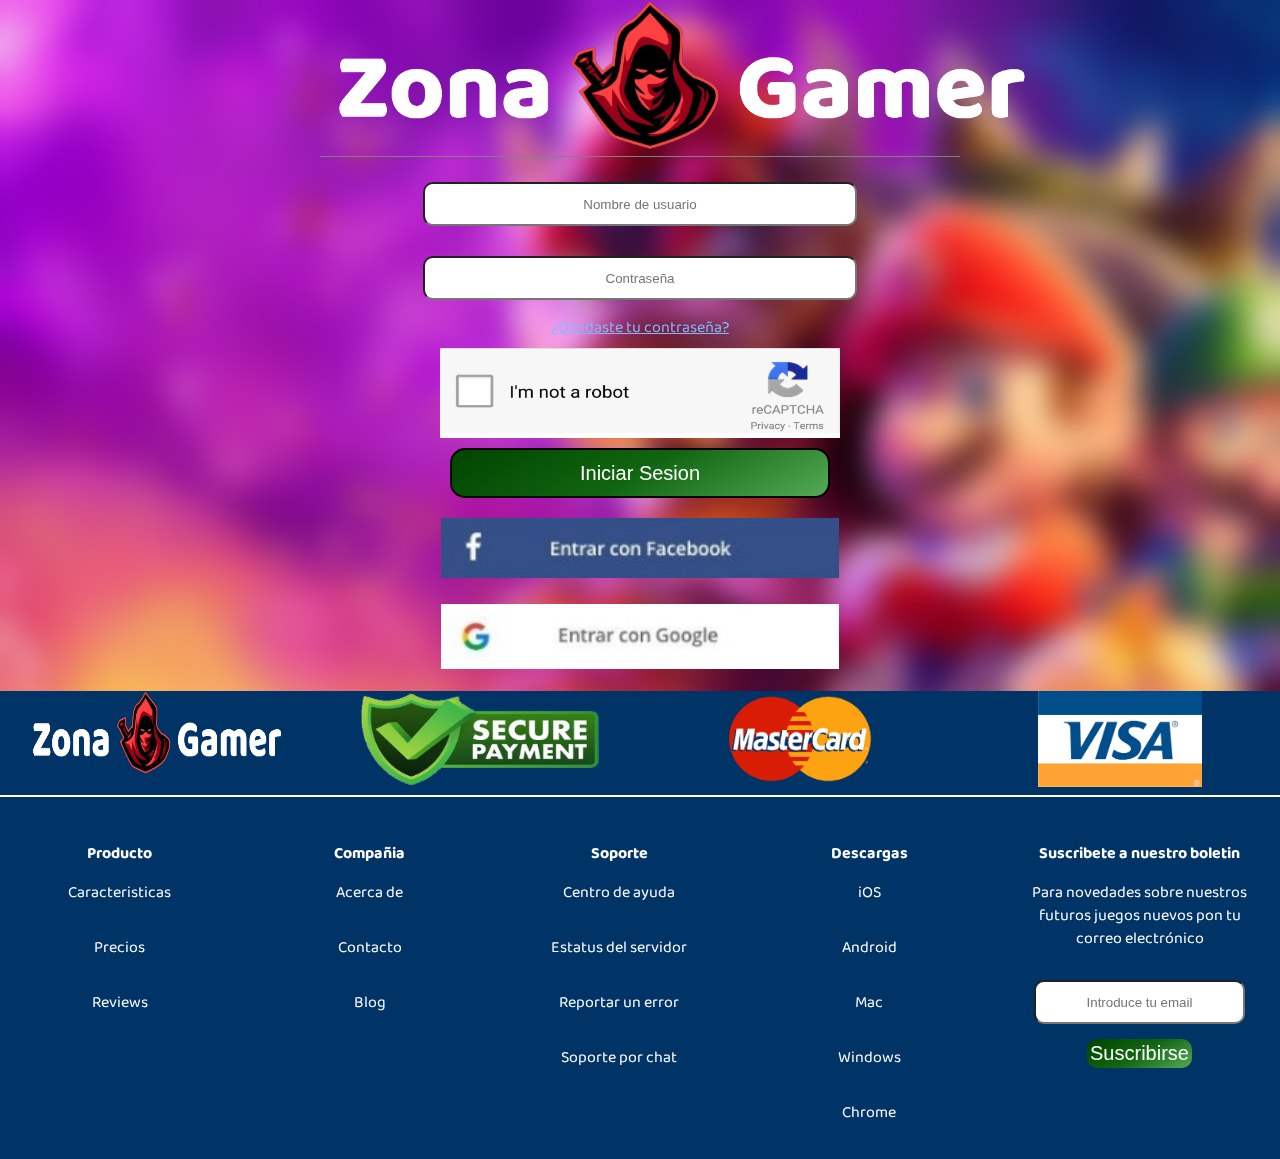
<file: login.html>
<!DOCTYPE html>
<html lang="es">
  <head>
    <meta charset="UTF-8" />
    <meta name="viewport" content="width=device-width, initial-scale=1.0" />
    <link rel="stylesheet" href="./css/style.css" />
    <link rel="preconnect" href="https://fonts.gstatic.com" crossorigin>
    <link href="https://fonts.googleapis.com/css2?family=Baloo+Chettan+2&display=swap" rel="stylesheet">
    <title>Document</title>
  </head>
  <body>
    <div class="center-logo">
      <img src="./images/zonagamer2.png" class="image" />
    </div>

    <div class="separator-container">
      <div class="separator"></div>
    </div>

    <div>
      <form class="form">

        <div>
          <input type="user" id="user"  placeholder="Nombre de usuario"/>
        </div>

        <div>
          <div class="password">
            
            
          </div>
          <input type="password" id="password" placeholder="Contraseña" />
        </div>
        <a href="#" >¿Olvidaste tu contraseña?</a>

      </form>

      <div class="container-captcha">
        <img src="./images/captcha2.png" class="captcha">
      </div>

      <button  class="registerButton fill-button " ><span>Iniciar Sesion</span></button>

      <div class="image-container">
        <a href="index.html">
            <img src="./images/entrar_con_face.jpg" class="image-2">
        </a>
        
        <a href="index.html">
            <img src="./images/entrar_con_google.jpg" class="image-3">
        </a>
    </div>
    <footer>
      <div class="image-container2">
        <img src="./images/zonagamer2.png" />
        <img src="./images/secure.png" />
        <img src="./images/master.png" />
        <img src="./images/visa.png" />
    </div>
  
      
      <div class="grid-container">
        <div class="item">
          <b>Producto</b>
          <p>Caracteristicas</p>
          <p>Precios</p>
          <p>Reviews</p>
        </div>
        <div class="item">
          <b>Compañia</b>
          <p>Acerca de</p>
          <p>Contacto</p>
          <p>Blog</p>
        </div>
        <div class="item">
          <b>Soporte</b>
          <p>Centro de ayuda</p>
          <p>Estatus del servidor</p>
          <p>Reportar un error</p>
          <p>Soporte por chat</p>
        </div>
        <div class="item">
          <b>Descargas</b>
          <p>iOS</p>
          <p>Android</p>
          <p>Mac</p>
          <p>Windows</p>
          <p>Chrome</p>
        </div>
        <div class="item">
          <b>Suscribete a nuestro boletin</b>
          <p>Para novedades sobre nuestros futuros juegos nuevos pon tu correo electrónico</p>
          <input class="input-subscribe" placeholder="Introduce tu email">
          <button>Suscribirse</button>
        </div>
      </div>
    </footer>
  <script src="./js/app.js" type="text/javascript"></script>
  </body>
</html>
</file>
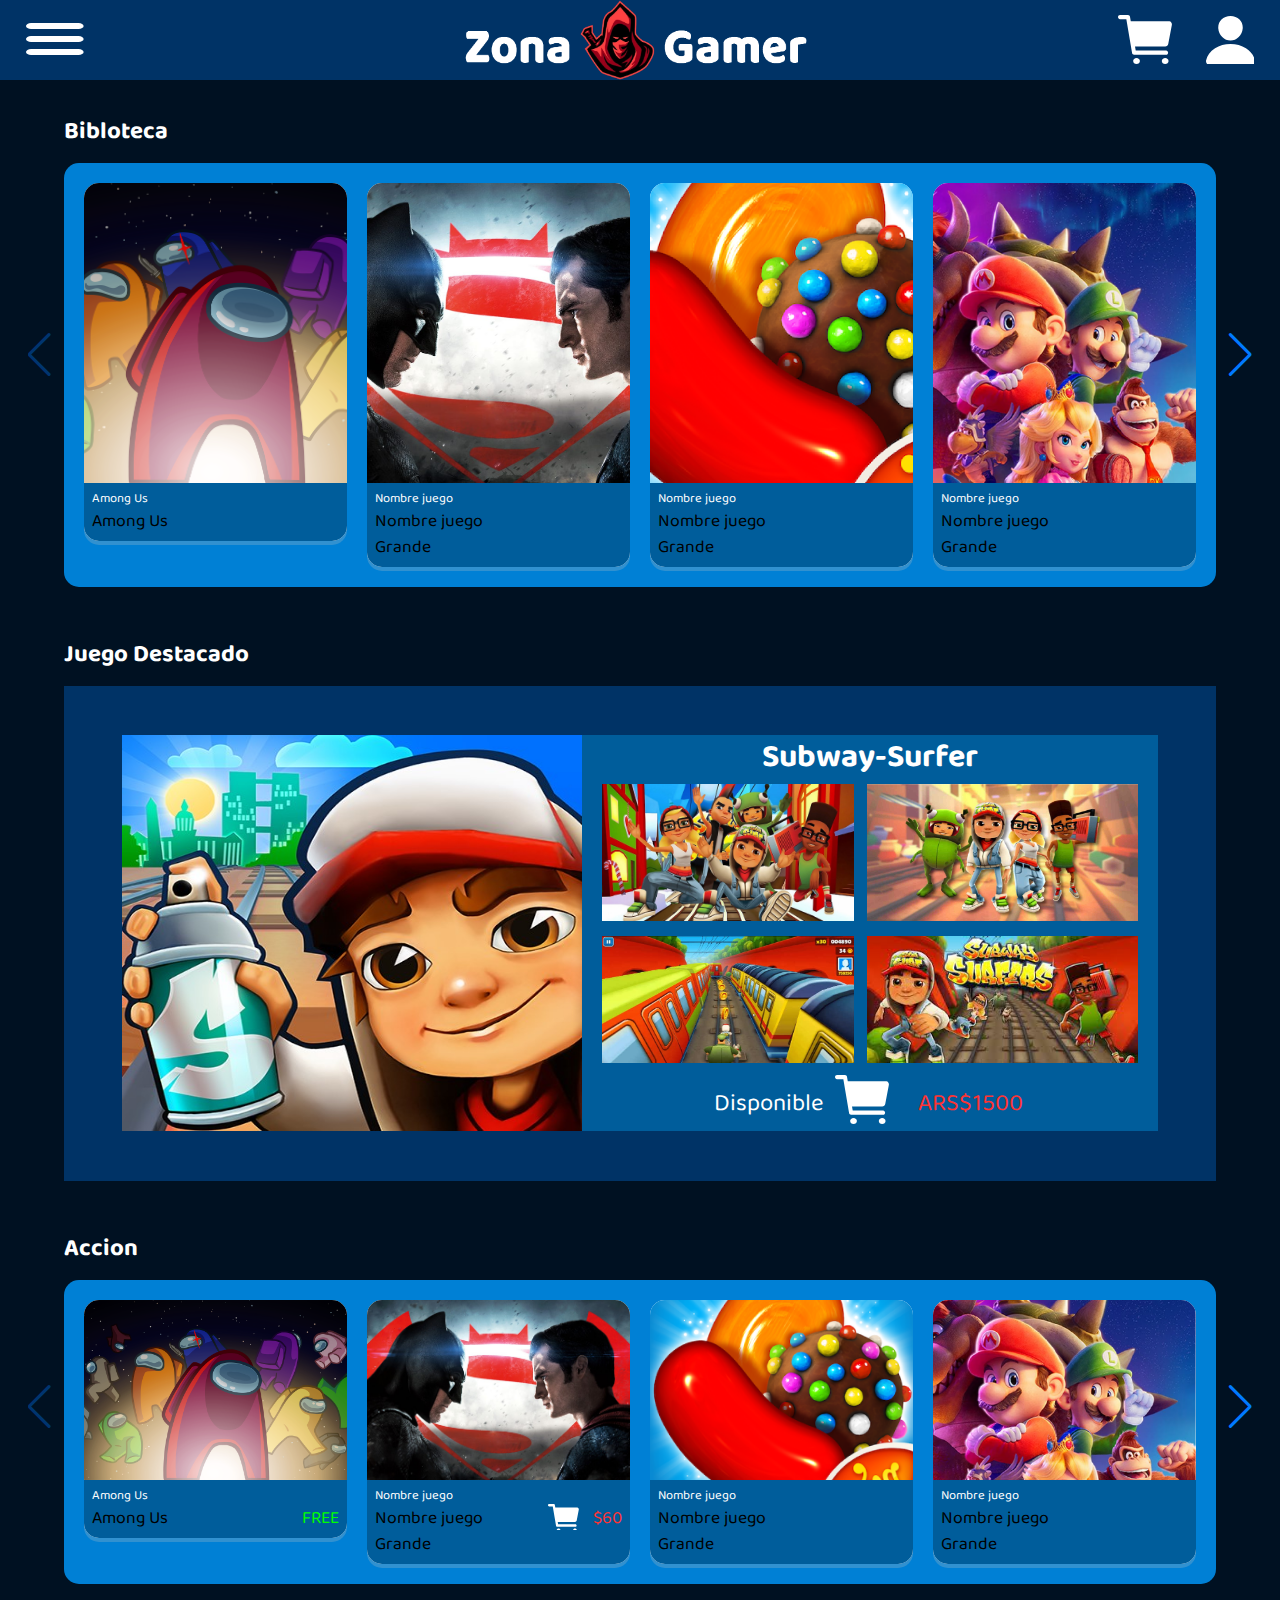
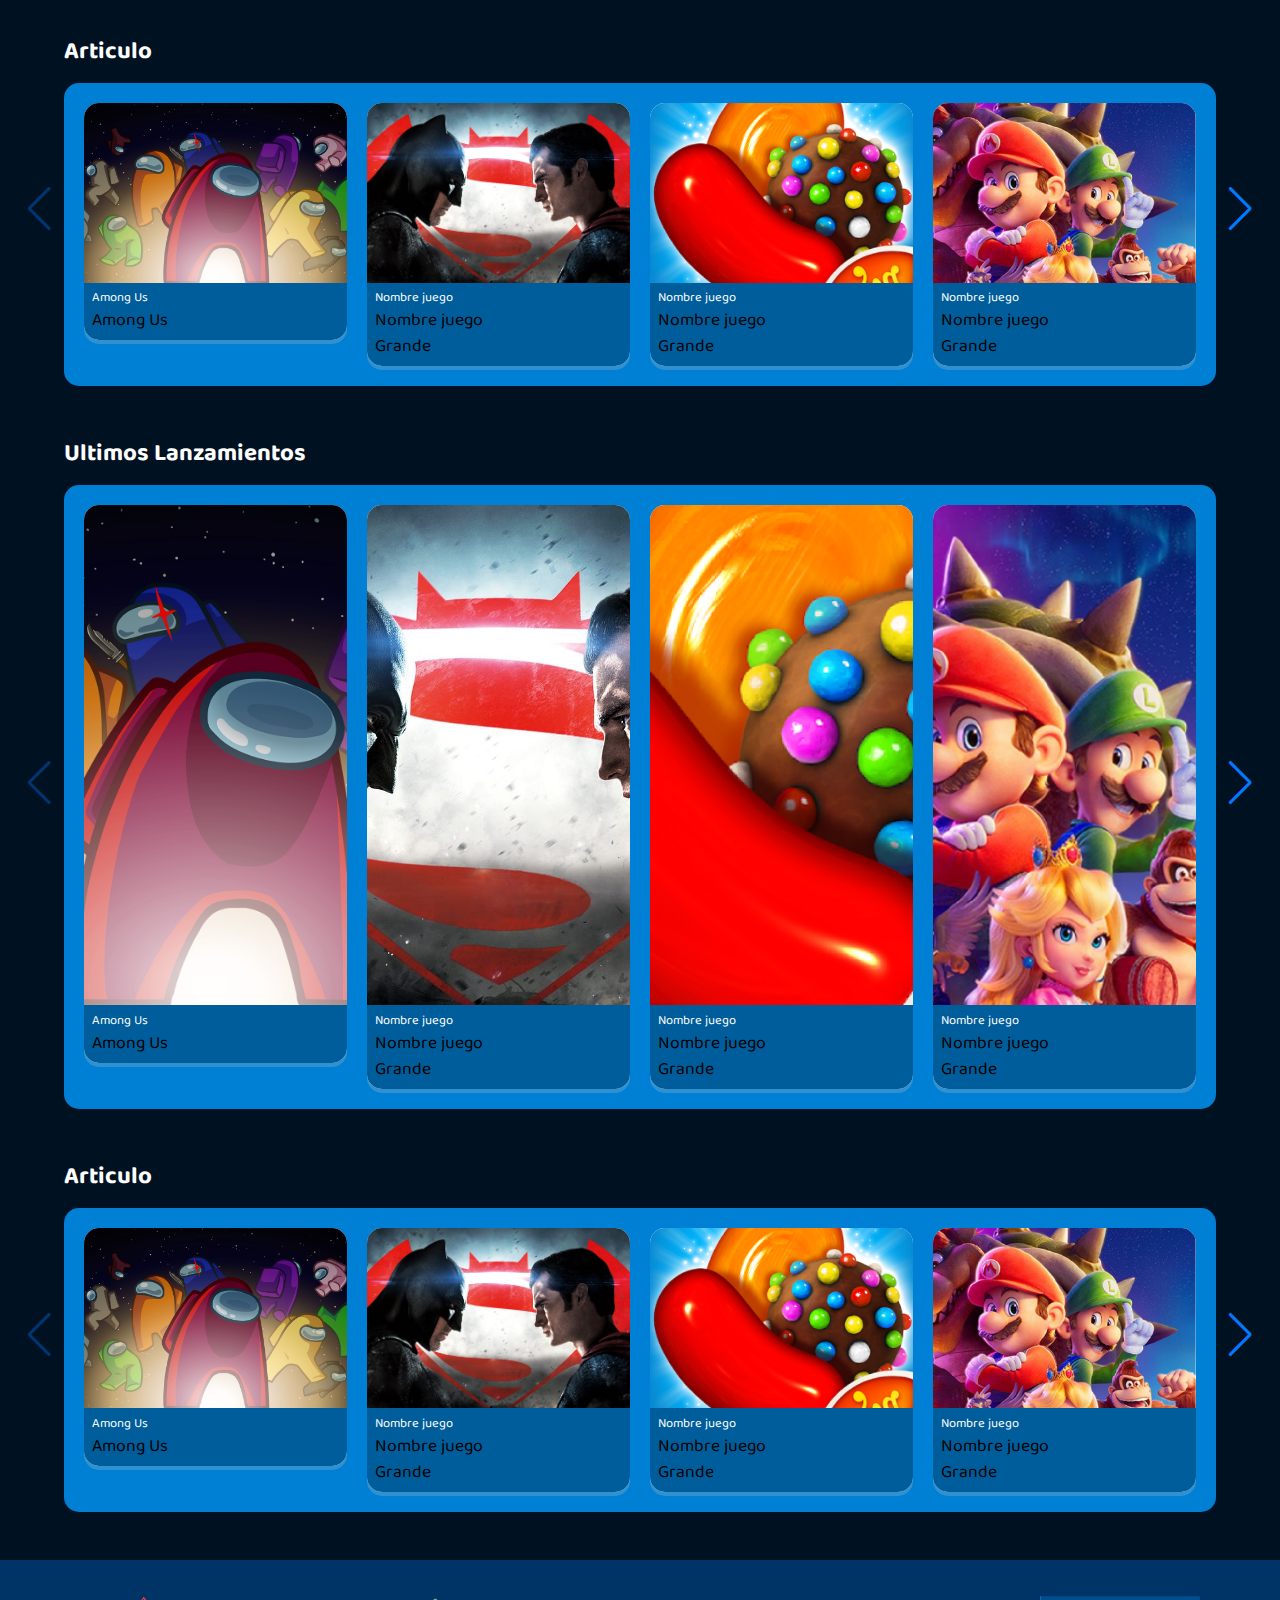
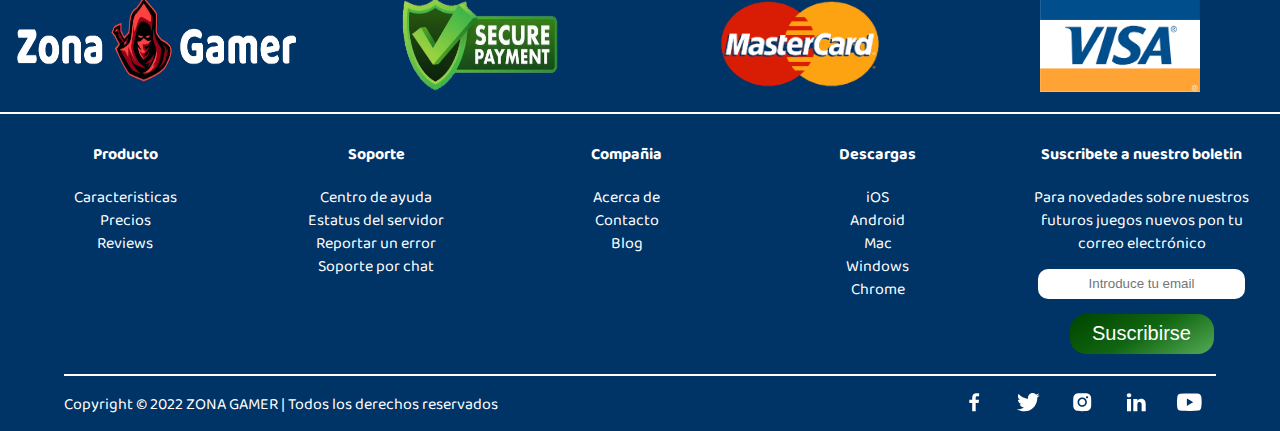
<file: prueba.html>
<!DOCTYPE html>
<html lang="en">
  <head>
    <meta charset="UTF-8" />
    <meta name="viewport" content="width=device-width, initial-scale=1.0" />
    <link rel="stylesheet" href="./css/prueba.css" />
    <link rel="preconnect" href="https://fonts.googleapis.com" />
    <link rel="preconnect" href="https://fonts.gstatic.com" crossorigin />
    <link
      href="https://fonts.googleapis.com/css2?family=Baloo+Chettan+2:wght@700&display=swap"
      rel="stylesheet"
    />
    <link
      rel="stylesheet"
      href="https://unpkg.com/swiper/swiper-bundle.min.css"
    />
    <title>ZonaGamer</title>
  </head>
  <body>
    <header>
      <div class="menuHamburgesa">
        <svg class="hamburgesa" id="abrir" class="abrir-menu">
          <rect y="03" rx="5" fill="white" />
          <rect y="16" rx="5" fill="white" />
          <rect y="29" rx="5" fill="white" />
        </svg>
      </div>
      <div class="logoo">
        <img class="logo" src="./images/zonagamer2.png" alt="logo" />
      </div>
      <div class="headerDerecha">
        <svg class="carrito" xmlns="http://www.w3.org/2000/svg">
          <path
            d="M26.4688 70C29.1266 70 31.2812 68.0412 31.2812 65.625C31.2812 63.2088 29.1266 61.25 26.4688 61.25C23.8109 61.25 21.6562 63.2088 21.6562 65.625C21.6562 68.0412 23.8109 70 26.4688 70Z"
            fill="white"
            transform="scale(0.7)"
          />
          <path
            d="M67.375 70C70.0329 70 72.1875 68.0412 72.1875 65.625C72.1875 63.2088 70.0329 61.25 67.375 61.25C64.7171 61.25 62.5625 63.2088 62.5625 65.625C62.5625 68.0412 64.7171 70 67.375 70Z"
            fill="white"
            transform="scale(0.7)"
          />
          <path
            d="M76.0225 10.6229C75.6202 10.1085 75.1134 9.6942 74.5389 9.41007C73.9644 9.12594 73.3365 8.97912 72.701 8.98026H18.2343L17.1373 2.47331C17.0203 1.7802 16.6734 1.15235 16.1577 0.700026C15.6419 0.247706 14.9901 -0.000147878 14.3169 6.61924e-08H2.86337C2.10396 6.61924e-08 1.37565 0.315378 0.838662 0.876753C0.301676 1.43813 0 2.19952 0 2.99342C0 3.78733 0.301676 4.54871 0.838662 5.11009C1.37565 5.67146 2.10396 5.98684 2.86337 5.98684H11.9152L20.0865 54.4017C20.2035 55.0948 20.5504 55.7227 21.0662 56.175C21.582 56.6273 22.2337 56.8751 22.907 56.875H68.7209C69.4803 56.875 70.2086 56.5596 70.7456 55.9983C71.2826 55.4369 71.5843 54.6755 71.5843 53.8816C71.5843 53.0877 71.2826 52.3263 70.7456 51.7649C70.2086 51.2035 69.4803 50.8882 68.7209 50.8882H25.3086L24.2993 44.9013H67.5469C68.5399 44.9 69.502 44.5401 70.2703 43.8824C71.0387 43.2248 71.566 42.3098 71.7632 41.2924L76.9173 14.3516C77.0415 13.6996 77.0256 13.0269 76.8709 12.3821C76.7162 11.7373 76.4264 11.1364 76.0225 10.6229Z"
            fill="white"
            transform="scale(0.7)"
          />
        </svg>
        <svg
          class="user"
          xmlns="http://www.w3.org/2000/svg"
          id="abrir_perfil"
          class="abrir-perfil"
        >
          <path
            d="M47.8958 5.0906C44.6214 1.8078 40.0479 0 35 0C29.9251 0 25.3366 1.79686 22.0773 5.05935C18.7827 8.35776 17.1774 12.8406 17.5543 17.6811C18.3014 27.2311 26.1274 34.9998 35 34.9998C43.8726 34.9998 51.6851 27.2327 52.444 17.6843C52.826 12.8874 51.2106 8.41401 47.8958 5.0906ZM64.6146 69.9996H5.38543C4.61017 70.009 3.84242 69.8577 3.13803 69.5569C2.43363 69.2561 1.81032 68.8132 1.31343 68.2605C0.219706 67.0465 -0.221147 65.3887 0.105286 63.7121C1.52544 56.3965 5.95753 50.2513 12.9237 45.9372C19.1125 42.1076 26.9519 39.9998 35 39.9998C43.0481 39.9998 50.8875 42.1091 57.0763 45.9372C64.0425 50.2497 68.4746 56.395 69.8947 63.7106C70.2211 65.3871 69.7803 67.0449 68.6866 68.259C68.1898 68.8119 67.5666 69.2551 66.8622 69.5562C66.1578 69.8573 65.39 70.0088 64.6146 69.9996Z"
            fill="white"
            transform="scale(0.7)"
          />
        </svg>
      </div>
    </header>

    <!--                                  MENU HAMBURGESA                -->

    <nav class="nav" id="nav">
      <ul class="nav-list">
        <div class="item-menu-hamburgesa">
          <svg class="svg-1" xmlns="http://www.w3.org/2000/svg">
            <path
              d="M31.1667 1.82143C31.1667 0.812054 30.5351 0 29.75 0C28.9649 0 28.3333 0.812054 28.3333 1.82143V2.42857H1.88889C0.844097 2.42857 0 3.51384 0 4.85714V13.3571C0 14.7004 0.844097 15.7857 1.88889 15.7857H2.47917C3.70694 15.7857 4.61007 17.2732 4.30903 18.8062L1.94792 30.9795C1.80625 31.708 1.93611 32.4746 2.29028 33.0665C2.64444 33.6585 3.1934 34 3.77778 34H9.44444C10.3122 34 11.0677 33.2411 11.2743 32.1634L12.809 24.2857H18.9715C20.3705 24.2857 21.616 23.1549 22.0823 21.4625L23.6642 15.7857H25.5C26.0017 15.7857 26.4799 15.5277 26.834 15.0723L28.174 13.3571H32.1111C33.1559 13.3571 34 12.2719 34 10.9286V4.85714C34 3.51384 33.1559 2.42857 32.1111 2.42857H31.1667V1.82143ZM18.9715 20.6429H13.5174L14.4618 15.7857H20.6597L19.4201 20.2406C19.3552 20.4835 19.1722 20.6429 18.9774 20.6429H18.9715ZM4.72222 7.28571H27.3889C27.9083 7.28571 28.3333 7.83214 28.3333 8.5C28.3333 9.16786 27.9083 9.71429 27.3889 9.71429H4.72222C4.20278 9.71429 3.77778 9.16786 3.77778 8.5C3.77778 7.83214 4.20278 7.28571 4.72222 7.28571Z"
              fill="#F2F2F2"
            />
          </svg>
          <li>Accion</li>
        </div>

        <div class="item-menu-hamburgesa">
          <svg class="svg-2" xmlns="http://www.w3.org/2000/svg">
            <path
              d="M17 24.0833H12.75V20.1128C10.2093 18.6432 8.5 15.8961 8.5 12.75C8.5 8.05558 12.3056 4.25 17 4.25C21.6944 4.25 25.5 8.05558 25.5 12.75C25.5 15.8961 23.7906 18.6432 21.25 20.1128V24.0833H17Z"
              stroke="white"
              stroke-width="2"
              stroke-linecap="round"
              stroke-linejoin="round"
            />
            <path
              d="M19.8333 28.333H14.1667C13.3843 28.333 12.75 28.9673 12.75 29.7497C12.75 30.5321 13.3843 31.1663 14.1667 31.1663H19.8333C20.6157 31.1663 21.25 30.5321 21.25 29.7497C21.25 28.9673 20.6157 28.333 19.8333 28.333Z"
              fill="white"
            />
          </svg>
          <li>Estrategia</li>
        </div>

        <div class="item-menu-hamburgesa">
          <svg class="svg-3" xmlns="http://www.w3.org/2000/svg">
            <path
              d="M34.9708 13.6478C34.95 13.5321 34.9195 13.4192 34.8797 13.3109L31.4362 3.66844C30.6423 1.44047 28.7109 0 26.5134 0H8.4866C6.29089 0 4.35769 1.44047 3.56472 3.66844L0.11759 13.3109C0.0392474 13.5284 -0.00078279 13.763 1.15955e-05 14V33.25C1.15955e-05 33.7141 0.153657 34.1592 0.427148 34.4874C0.700638 34.8156 1.07157 35 1.45834 35H4.37501C4.76178 35 5.13272 34.8156 5.40621 34.4874C5.6797 34.1592 5.83334 33.7141 5.83334 33.25V31.5H29.1667V33.25C29.1667 33.7141 29.3203 34.1592 29.5938 34.4874C29.8673 34.8156 30.2382 35 30.625 35H33.5417C33.9284 35 34.2994 34.8156 34.5729 34.4874C34.8464 34.1592 35 33.7141 35 33.25V14C35.0001 13.8817 34.9904 13.7637 34.9708 13.6478ZM7.29168 24.5C6.71481 24.5 6.15091 24.2947 5.67126 23.9101C5.19162 23.5256 4.81778 22.9789 4.59703 22.3394C4.37627 21.6999 4.31851 20.9961 4.43105 20.3172C4.54359 19.6383 4.82138 19.0146 5.22928 18.5251C5.63718 18.0356 6.15688 17.7023 6.72266 17.5673C7.28844 17.4322 7.87488 17.5015 8.40784 17.7664C8.94079 18.0313 9.39631 18.4799 9.71679 19.0555C10.0373 19.6311 10.2083 20.3078 10.2083 21C10.2083 21.9283 9.90105 22.8185 9.35407 23.4749C8.80709 24.1313 8.06522 24.5 7.29168 24.5ZM27.7083 24.5C27.1315 24.5 26.5676 24.2947 26.0879 23.9101C25.6083 23.5256 25.2344 22.9789 25.0137 22.3394C24.7929 21.6999 24.7352 20.9961 24.8477 20.3172C24.9603 19.6383 25.238 19.0146 25.6459 18.5251C26.0538 18.0356 26.5735 17.7023 27.1393 17.5673C27.7051 17.4322 28.2915 17.5015 28.8245 17.7664C29.3574 18.0313 29.813 18.4799 30.1335 19.0555C30.4539 19.6311 30.625 20.3078 30.625 21C30.625 21.9283 30.3177 22.8185 29.7707 23.4749C29.2237 24.1313 28.4819 24.5 27.7083 24.5ZM3.66954 12.25L6.24259 5.04766C6.57254 4.12234 7.47397 3.5 8.4866 3.5H26.5134C27.5251 3.5 28.4275 4.12234 28.7574 5.04766L31.3305 12.25H3.66954Z"
              fill="white"
            />
          </svg>
          <li>Carreras</li>
        </div>

        <div class="item-menu-hamburgesa">
          <svg class="svg-4" xmlns="http://www.w3.org/2000/svg">
            <path
              d="M5.66667 9.91667H9.91667C10.2924 9.91667 10.6527 9.76741 10.9184 9.50173C11.1841 9.23606 11.3333 8.87572 11.3333 8.5V7.08333C11.3333 6.33189 11.6318 5.61122 12.1632 5.07986C12.6946 4.54851 13.4152 4.25 14.1667 4.25C14.9181 4.25 15.6388 4.54851 16.1701 5.07986C16.7015 5.61122 17 6.33189 17 7.08333V8.5C17 8.87572 17.1493 9.23606 17.4149 9.50173C17.6806 9.76741 18.0409 9.91667 18.4167 9.91667H22.6667C23.0424 9.91667 23.4027 10.0659 23.6684 10.3316C23.9341 10.5973 24.0833 10.9576 24.0833 11.3333V15.5833C24.0833 15.9591 24.2326 16.3194 24.4983 16.5851C24.7639 16.8507 25.1243 17 25.5 17H26.9167C27.6681 17 28.3888 17.2985 28.9201 17.8299C29.4515 18.3612 29.75 19.0819 29.75 19.8333C29.75 20.5848 29.4515 21.3054 28.9201 21.8368C28.3888 22.3682 27.6681 22.6667 26.9167 22.6667H25.5C25.1243 22.6667 24.7639 22.8159 24.4983 23.0816C24.2326 23.3473 24.0833 23.7076 24.0833 24.0833V28.3333C24.0833 28.7091 23.9341 29.0694 23.6684 29.3351C23.4027 29.6007 23.0424 29.75 22.6667 29.75H18.4167C18.0409 29.75 17.6806 29.6007 17.4149 29.3351C17.1493 29.0694 17 28.7091 17 28.3333V26.9167C17 26.1652 16.7015 25.4446 16.1701 24.9132C15.6388 24.3818 14.9181 24.0833 14.1667 24.0833C13.4152 24.0833 12.6946 24.3818 12.1632 24.9132C11.6318 25.4446 11.3333 26.1652 11.3333 26.9167V28.3333C11.3333 28.7091 11.1841 29.0694 10.9184 29.3351C10.6527 29.6007 10.2924 29.75 9.91667 29.75H5.66667C5.29094 29.75 4.93061 29.6007 4.66493 29.3351C4.39926 29.0694 4.25 28.7091 4.25 28.3333V24.0833C4.25 23.7076 4.39926 23.3473 4.66493 23.0816C4.93061 22.8159 5.29094 22.6667 5.66667 22.6667H7.08333C7.83478 22.6667 8.55545 22.3682 9.0868 21.8368C9.61816 21.3054 9.91667 20.5848 9.91667 19.8333C9.91667 19.0819 9.61816 18.3612 9.0868 17.8299C8.55545 17.2985 7.83478 17 7.08333 17H5.66667C5.29094 17 4.93061 16.8507 4.66493 16.5851C4.39926 16.3194 4.25 15.9591 4.25 15.5833V11.3333C4.25 10.9576 4.39926 10.5973 4.66493 10.3316C4.93061 10.0659 5.29094 9.91667 5.66667 9.91667Z"
              stroke="#F2F2F2"
              stroke-width="2"
              stroke-linecap="round"
              stroke-linejoin="round"
            />
          </svg>
          <li>Puzzle</li>
        </div>

        <div class="item-menu-hamburgesa">
          <svg class="svg-5" xmlns="http://www.w3.org/2000/svg">
            <path
              d="M17 3.1875C9.384 3.1875 3.1875 9.384 3.1875 17C3.1875 24.616 9.384 30.8125 17 30.8125C24.616 30.8125 30.8125 24.616 30.8125 17C30.8125 9.384 24.616 3.1875 17 3.1875ZM15.8047 5.37944C15.8472 5.37413 15.8939 5.38263 15.9375 5.37944V6.375H18.0625V5.37837C20.7811 5.62158 23.3278 6.81218 25.2578 8.74218C27.1878 10.6722 28.3784 13.2189 28.6216 15.9375H27.625V18.0625H28.6216C28.3784 20.7811 27.1878 23.3278 25.2578 25.2578C23.3278 27.1878 20.7811 28.3784 18.0625 28.6216V27.625H15.9375V28.6216C13.2189 28.3784 10.6722 27.1878 8.74218 25.2578C6.81218 23.3278 5.62158 20.7811 5.37837 18.0625H6.375V15.9375H5.37837C5.87987 10.3668 10.2521 5.93937 15.8047 5.37837V5.37944ZM23.4759 10.5251L14.4447 14.4436L10.5241 23.4749L19.5553 19.5564L23.4759 10.5251ZM17 15.4062C17.85 15.4062 18.5938 16.15 18.5938 17C18.5938 17.85 17.85 18.5938 17 18.5938C16.15 18.5938 15.4062 17.85 15.4062 17C15.4062 16.15 16.15 15.4062 17 15.4062Z"
              fill="white"
            />
          </svg>
          <li>Adventura</li>
        </div>
      </ul>
    </nav>

    <!--                                  MENU USER                -->

    <div class="nav-2" id="nav_2">
      <ul class="nav-list">
        <div class="name-user">
          <img src="./images/icono-perfil.png" class="image-user" />
          <li>Pepito123</li>
          <li class="font">pepito123@gmail.com</li>
        </div>

        <div class="separator"></div>

        <div class="item-menu-user">
          <svg xmlns="http://www.w3.org/2000/svg" class="svg-1">
            <path
              d="M26.8746 11.25C26.5683 15.3805 23.4371 18.75 19.9996 18.75C16.5621 18.75 13.4254 15.3813 13.1246 11.25C12.8121 6.95312 15.8589 3.75 19.9996 3.75C24.1402 3.75 27.1871 7.03125 26.8746 11.25Z"
              stroke="white"
              stroke-width="2"
              stroke-linecap="round"
              stroke-linejoin="round"
            />
            <path
              d="M20.0002 23.75C13.2033 23.75 6.30488 27.5 5.02831 34.5781C4.87441 35.4313 5.35722 36.25 6.25019 36.25H33.7502C34.6439 36.25 35.1268 35.4313 34.9728 34.5781C33.6955 27.5 26.7971 23.75 20.0002 23.75Z"
              stroke="white"
              stroke-width="2"
              stroke-miterlimit="10"
            />
          </svg>
          <li>Perfil</li>
        </div>

        <div class="item-menu-user">
          <svg xmlns="http://www.w3.org/2000/svg" class="svg-1">
            <path
              d="M20.4915 15.0242C19.4657 14.9229 18.4335 15.1411 17.5365 15.6491C16.6395 16.157 15.9213 16.9298 15.4805 17.8616C15.0396 18.7935 14.8975 19.8388 15.0737 20.8545C15.2498 21.8702 15.7357 22.8066 16.4646 23.5355C17.1935 24.2645 18.1299 24.7503 19.1456 24.9265C20.1613 25.1026 21.2067 24.9605 22.1385 24.5197C23.0703 24.0788 23.8431 23.3607 24.351 22.4636C24.859 21.5666 25.0772 20.5345 24.9759 19.5086C24.8604 18.3586 24.3508 17.2839 23.5336 16.4666C22.7163 15.6493 21.6416 15.1397 20.4915 15.0242ZM32.5306 20C32.5274 20.5435 32.4875 21.0861 32.4111 21.6242L35.9431 24.3945C36.0969 24.522 36.2005 24.6999 36.2356 24.8966C36.2706 25.0933 36.2348 25.296 36.1345 25.4688L32.7931 31.25C32.6916 31.4211 32.533 31.5509 32.3452 31.6165C32.1574 31.6821 31.9525 31.6793 31.7665 31.6086L28.2587 30.1961C28.0653 30.1191 27.8558 30.0912 27.6489 30.1151C27.4421 30.139 27.2444 30.2138 27.0736 30.3328C26.5382 30.7015 25.9757 31.029 25.3908 31.3125C25.2069 31.4019 25.0478 31.5352 24.9276 31.7006C24.8075 31.866 24.7299 32.0584 24.7017 32.2609L24.1759 36.0023C24.1414 36.1999 24.0393 36.3794 23.8871 36.5101C23.7349 36.6407 23.5421 36.7145 23.3415 36.7188H16.6587C16.4615 36.7153 16.2713 36.6448 16.1195 36.5189C15.9677 36.3929 15.8633 36.219 15.8236 36.0258L15.2986 32.2898C15.2691 32.0851 15.1895 31.8908 15.0668 31.7243C14.9441 31.5577 14.7822 31.424 14.5954 31.3352C14.0112 31.0532 13.4506 30.7248 12.9189 30.3531C12.7486 30.2347 12.5516 30.1604 12.3455 30.1371C12.1395 30.1138 11.9308 30.1421 11.7384 30.2195L8.23138 31.6313C8.04553 31.702 7.84067 31.7049 7.65287 31.6395C7.46508 31.574 7.30642 31.4444 7.20482 31.2734L3.86342 25.4922C3.76296 25.3195 3.72706 25.1167 3.76211 24.92C3.79716 24.7233 3.90089 24.5454 4.05482 24.418L7.03998 22.0742C7.20352 21.9444 7.33206 21.7758 7.41391 21.5837C7.49577 21.3916 7.52836 21.1821 7.50873 20.9742C7.4806 20.6484 7.46341 20.3234 7.46341 19.9977C7.46341 19.6719 7.47982 19.3516 7.50873 19.0328C7.52622 18.8262 7.49203 18.6185 7.40924 18.4284C7.32646 18.2382 7.19768 18.0717 7.03451 17.9437L4.05092 15.6C3.89948 15.4719 3.79794 15.2947 3.76408 15.0993C3.73023 14.9039 3.76622 14.7028 3.86576 14.5312L7.20717 8.75C7.30864 8.5789 7.46725 8.44911 7.65506 8.38351C7.84286 8.3179 8.04779 8.3207 8.23373 8.39141L11.7415 9.80391C11.935 9.88093 12.1445 9.90875 12.3513 9.88489C12.5582 9.86103 12.7559 9.78623 12.9267 9.66719C13.462 9.29853 14.0246 8.97103 14.6095 8.6875C14.7934 8.59812 14.9524 8.46485 15.0726 8.29944C15.1928 8.13403 15.2704 7.94157 15.2986 7.73906L15.8244 3.99766C15.8589 3.80006 15.961 3.6206 16.1132 3.48993C16.2653 3.35926 16.4582 3.2855 16.6587 3.28125H23.3415C23.5388 3.28466 23.729 3.35516 23.8808 3.48112C24.0326 3.60708 24.137 3.781 24.1767 3.97422L24.7017 7.71016C24.7312 7.9149 24.8108 8.10918 24.9335 8.27573C25.0561 8.44229 25.218 8.57595 25.4048 8.66484C25.989 8.94684 26.5497 9.27524 27.0814 9.64688C27.2516 9.76532 27.4487 9.83955 27.6547 9.86287C27.8608 9.8862 28.0694 9.85788 28.2619 9.78047L31.7689 8.36875C31.9547 8.29798 32.1596 8.29506 32.3474 8.36052C32.5352 8.42597 32.6939 8.5556 32.7954 8.72656L36.1368 14.5078C36.2373 14.6805 36.2732 14.8833 36.2382 15.08C36.2031 15.2767 36.0994 15.4546 35.9454 15.582L32.9603 17.9258C32.796 18.0552 32.6667 18.2236 32.5842 18.4157C32.5016 18.6078 32.4684 18.8176 32.4876 19.0258C32.5134 19.3492 32.5306 19.6742 32.5306 20Z"
              stroke="white"
              stroke-width="2"
              stroke-linecap="round"
              stroke-linejoin="round"
            />
          </svg>
          <li>Configuracion</li>
        </div>

        <div class="item-menu-user">
          <svg xmlns="http://www.w3.org/2000/svg" class="svg-1">
            <path
              d="M13.75 13.75V10.625C13.75 9.7962 14.0792 9.00134 14.6653 8.41529C15.2513 7.82924 16.0462 7.5 16.875 7.5H33.125C33.9538 7.5 34.7487 7.82924 35.3347 8.41529C35.9208 9.00134 36.25 9.7962 36.25 10.625V29.375C36.25 30.2038 35.9208 30.9987 35.3347 31.5847C34.7487 32.1708 33.9538 32.5 33.125 32.5H16.875C16.0462 32.5 15.2513 32.1708 14.6653 31.5847C14.0792 30.9987 13.75 30.2038 13.75 29.375V26.25"
              stroke="white"
              stroke-width="2"
              stroke-linecap="round"
              stroke-linejoin="round"
            />
            <path
              d="M21.25 26.25L27.5 20L21.25 13.75M3.75 20H26.25"
              stroke="white"
              stroke-width="2"
              stroke-linecap="round"
              stroke-linejoin="round"
            />
          </svg>
          <li>Cerrar Sesion</li>
        </div>

        <div class="separator"></div>

        <div class="item-menu-user">
          <svg xmlns="http://www.w3.org/2000/svg" class="svg-1">
            <path
              d="M20 6.25C17.2805 6.25 14.6221 7.05642 12.3609 8.56729C10.0997 10.0782 8.33737 12.2256 7.29666 14.7381C6.25596 17.2506 5.98366 20.0153 6.51421 22.6825C7.04476 25.3497 8.35432 27.7997 10.2773 29.7227C12.2003 31.6457 14.6503 32.9552 17.3175 33.4858C19.9848 34.0163 22.7494 33.744 25.2619 32.7033C27.7744 31.6626 29.9218 29.9003 31.4327 27.6391C32.9436 25.3779 33.75 22.7195 33.75 20C33.75 16.3533 32.3014 12.8559 29.7227 10.2773C27.1441 7.69866 23.6467 6.25 20 6.25Z"
              stroke="white"
              stroke-width="2"
              stroke-miterlimit="10"
            />
            <path
              d="M15.625 15.8039C15.625 15.8039 15.6906 14.4367 17.1539 13.2594C18.0219 12.5601 19.0625 12.3578 20 12.3437C20.8539 12.3328 21.6164 12.4742 22.0727 12.6914C22.8539 13.0633 24.375 13.9711 24.375 15.9015C24.375 17.9328 23.0469 18.8555 21.5336 19.8703C20.0203 20.8851 19.6094 21.9867 19.6094 23.125"
              stroke="white"
              stroke-width="2"
              stroke-miterlimit="10"
              stroke-linecap="round"
            />
            <path
              d="M19.5312 28.75C20.3942 28.75 21.0938 28.0504 21.0938 27.1875C21.0938 26.3246 20.3942 25.625 19.5312 25.625C18.6683 25.625 17.9688 26.3246 17.9688 27.1875C17.9688 28.0504 18.6683 28.75 19.5312 28.75Z"
              fill="white"
            />
          </svg>

          <li>Soporte</li>
        </div>
      </ul>
    </div>

    <!--                                    ARRANCA BIBLOTECA                         -->

    <h2 class="tipoDeJuego">Bibloteca</h2>
    <div class="biblioteca">
      <div class="swiper-container mySwiper" id="swiper0" data-swiper="0">
        <div class="swiper-button-next"></div>
        <div class="swiper-button-prev"></div>
        <div class="swiper-wrapper">
          <div class="swiper-slide">
            <img src="./images/amongUs.png" alt="amongUs" />
            <div class="card-descripcion">
              <div class="card-tittle">
                <p>Among Us</p>
              </div>
              <div class="card-text">
                <p>Among Us</p>
              </div>
            </div>
          </div>
          <div class="swiper-slide">
            <img src="./images/batmanvssuperman.jpg" alt="amongUs" />
            <div class="card-descripcion">
              <div class="card-tittle">
                <p>Nombre juego</p>
              </div>
              <div class="card-text">
                <p>Nombre juego Grande</p>
              </div>
            </div>
          </div>
          <div class="swiper-slide">
            <img src="./images/CandyCrush.png" alt="amongUs" />
            <div class="card-descripcion">
              <div class="card-tittle">
                <p>Nombre juego</p>
              </div>
              <div class="card-text">
                <p>Nombre juego Grande</p>
              </div>
            </div>
          </div>
          <div class="swiper-slide">
            <img src="./images/MarioBros.png" alt="amongUs" />
            <div class="card-descripcion">
              <div class="card-tittle">
                <p>Nombre juego</p>
              </div>
              <div class="card-text">
                <p>Nombre juego Grande</p>
              </div>
            </div>
          </div>
          <div class="swiper-slide">
            <img src="./images/subway.png" alt="amongUs" />
            <div class="card-descripcion">
              <div class="card-tittle">
                <p>Nombre juego</p>
              </div>
              <div class="card-text">
                <p>Nombre juego Grande</p>
              </div>
            </div>
          </div>
          <div class="swiper-slide">
            <img src="./images/FyA.png" alt="amongUs" />
            <div class="card-descripcion">
              <div class="card-tittle">
                <p>Nombre juego</p>
              </div>
              <div class="card-text">
                <p>Nombre juego Grande</p>
              </div>
            </div>
          </div>
        </div>
      </div>
    </div>

    <!--                                    ARRANCA JUEGO DESTACADO                         -->

    <h2 class="tipoDeJuego">Juego Destacado</h2>
    <div class="important-game">
      <div class="content">
        <img src="./images/subway-surfer.jpg" class="image-important-game" />
        <div class="game-details">
          <h1 class="title">Subway-Surfer</h1>
          <div class="mini-image">
            <img
              src="./images/subway-surfer2.jpg"
              class="image-subimportant-game"
            />
            <img
              src="./images/Subway-Surfer3.jpeg"
              class="image-subimportant-game"
            />
            <img
              src="./images/subway-surfers.jpg"
              class="image-subimportant-game"
            />
            <img src="./images/download.jpg" class="image-subimportant-game" />
          </div>
          <div class="price">
            <p>Disponible</p>
            <svg
              class="carrito-juego-destacado"
              xmlns="http://www.w3.org/2000/svg"
            >
              <path
                d="M26.4688 70C29.1266 70 31.2812 68.0412 31.2812 65.625C31.2812 63.2088 29.1266 61.25 26.4688 61.25C23.8109 61.25 21.6562 63.2088 21.6562 65.625C21.6562 68.0412 23.8109 70 26.4688 70Z"
                fill="white"
              />
              <path
                d="M67.375 70C70.0329 70 72.1875 68.0412 72.1875 65.625C72.1875 63.2088 70.0329 61.25 67.375 61.25C64.7171 61.25 62.5625 63.2088 62.5625 65.625C62.5625 68.0412 64.7171 70 67.375 70Z"
                fill="white"
              />
              <path
                d="M76.0225 10.6229C75.6202 10.1085 75.1134 9.6942 74.5389 9.41007C73.9644 9.12594 73.3365 8.97912 72.701 8.98026H18.2343L17.1373 2.47331C17.0203 1.7802 16.6734 1.15235 16.1577 0.700026C15.6419 0.247706 14.9901 -0.000147878 14.3169 6.61924e-08H2.86337C2.10396 6.61924e-08 1.37565 0.315378 0.838662 0.876753C0.301676 1.43813 0 2.19952 0 2.99342C0 3.78733 0.301676 4.54871 0.838662 5.11009C1.37565 5.67146 2.10396 5.98684 2.86337 5.98684H11.9152L20.0865 54.4017C20.2035 55.0948 20.5504 55.7227 21.0662 56.175C21.582 56.6273 22.2337 56.8751 22.907 56.875H68.7209C69.4803 56.875 70.2086 56.5596 70.7456 55.9983C71.2826 55.4369 71.5843 54.6755 71.5843 53.8816C71.5843 53.0877 71.2826 52.3263 70.7456 51.7649C70.2086 51.2035 69.4803 50.8882 68.7209 50.8882H25.3086L24.2993 44.9013H67.5469C68.5399 44.9 69.502 44.5401 70.2703 43.8824C71.0387 43.2248 71.566 42.3098 71.7632 41.2924L76.9173 14.3516C77.0415 13.6996 77.0256 13.0269 76.8709 12.3821C76.7162 11.7373 76.4264 11.1364 76.0225 10.6229Z"
                fill="white"
              />
            </svg>
            <p>ARS$1500</p>
          </div>
        </div>
      </div>
    </div>

    <!--                            MAIN                                               -->

    <h2 class="tipoDeJuego">Accion</h2>
    <div class="main">
      <div class="swiper-container mySwiper" id="swiper1" data-swiper="1">
        <div class="swiper-button-next"></div>
        <div class="swiper-button-prev"></div>
        <div class="swiper-wrapper">
          <div class="swiper-slide">
            <img src="./images/amongUs.png" alt="amongUs" />
            <div class="card-descripcion">
              <div class="card-tittle">
                <p>Among Us</p>
              </div>
              <div class="card-text">
                <p>Among Us</p>
                <p class="free">FREE</p>
              </div>
            </div>
          </div>
          <div class="swiper-slide">
            <img src="./images/batmanvssuperman.jpg" alt="amongUs" />
            <div class="card-descripcion">
              <div class="card-tittle">
                <p>Nombre juego</p>
              </div>
              <div class="card-text">
                <p>Nombre juego Grande</p>
                <p class="pay">
                  <span>
                    <svg
                      class="carrito-juego-carrusel"
                      xmlns="http://www.w3.org/2000/svg"
                    >
                      <path
                        d="M26.4688 70C29.1266 70 31.2812 68.0412 31.2812 65.625C31.2812 63.2088 29.1266 61.25 26.4688 61.25C23.8109 61.25 21.6562 63.2088 21.6562 65.625C21.6562 68.0412 23.8109 70 26.4688 70Z"
                        fill="white"
                        transform="scale(0.4)"
                      />
                      <path
                        d="M67.375 70C70.0329 70 72.1875 68.0412 72.1875 65.625C72.1875 63.2088 70.0329 61.25 67.375 61.25C64.7171 61.25 62.5625 63.2088 62.5625 65.625C62.5625 68.0412 64.7171 70 67.375 70Z"
                        fill="white"
                        transform="scale(0.4)"
                      />
                      <path
                        d="M76.0225 10.6229C75.6202 10.1085 75.1134 9.6942 74.5389 9.41007C73.9644 9.12594 73.3365 8.97912 72.701 8.98026H18.2343L17.1373 2.47331C17.0203 1.7802 16.6734 1.15235 16.1577 0.700026C15.6419 0.247706 14.9901 -0.000147878 14.3169 6.61924e-08H2.86337C2.10396 6.61924e-08 1.37565 0.315378 0.838662 0.876753C0.301676 1.43813 0 2.19952 0 2.99342C0 3.78733 0.301676 4.54871 0.838662 5.11009C1.37565 5.67146 2.10396 5.98684 2.86337 5.98684H11.9152L20.0865 54.4017C20.2035 55.0948 20.5504 55.7227 21.0662 56.175C21.582 56.6273 22.2337 56.8751 22.907 56.875H68.7209C69.4803 56.875 70.2086 56.5596 70.7456 55.9983C71.2826 55.4369 71.5843 54.6755 71.5843 53.8816C71.5843 53.0877 71.2826 52.3263 70.7456 51.7649C70.2086 51.2035 69.4803 50.8882 68.7209 50.8882H25.3086L24.2993 44.9013H67.5469C68.5399 44.9 69.502 44.5401 70.2703 43.8824C71.0387 43.2248 71.566 42.3098 71.7632 41.2924L76.9173 14.3516C77.0415 13.6996 77.0256 13.0269 76.8709 12.3821C76.7162 11.7373 76.4264 11.1364 76.0225 10.6229Z"
                        fill="white"
                        transform="scale(0.4)"
                      />
                    </svg> </span
                  >$60
                </p>
              </div>
            </div>
          </div>
          <div class="swiper-slide">
            <img src="./images/CandyCrush.png" alt="amongUs" />
            <div class="card-descripcion">
              <div class="card-tittle">
                <p>Nombre juego</p>
              </div>
              <div class="card-text">
                <p>Nombre juego Grande</p>
              </div>
            </div>
          </div>
          <div class="swiper-slide">
            <img src="./images/MarioBros.png" alt="amongUs" />
            <div class="card-descripcion">
              <div class="card-tittle">
                <p>Nombre juego</p>
              </div>
              <div class="card-text">
                <p>Nombre juego Grande</p>
              </div>
            </div>
          </div>
          <div class="swiper-slide">
            <img src="./images/subway.png" alt="amongUs" />
            <div class="card-descripcion">
              <div class="card-tittle">
                <p>Nombre juego</p>
              </div>
              <div class="card-text">
                <p>Nombre juego Grande</p>
              </div>
            </div>
          </div>
          <div class="swiper-slide">
            <img src="./images/FyA.png" alt="amongUs" />
            <div class="card-descripcion">
              <div class="card-tittle">
                <p>Nombre juego</p>
              </div>
              <div class="card-text">
                <p>Nombre juego Grande</p>
              </div>
            </div>
          </div>
          <div class="swiper-slide">
            <img src="./images/amongUs.png" alt="amongUs" />
            <div class="card-descripcion">
              <div class="card-tittle">
                <p>Among Us</p>
              </div>
              <div class="card-text">
                <p>Among Us</p>
              </div>
            </div>
          </div>
          <div class="swiper-slide">
            <img src="./images/amongUs.png" alt="amongUs" />
            <div class="card-descripcion">
              <div class="card-tittle">
                <p>Nombre juego</p>
              </div>
              <div class="card-text">
                <p>Nombre juego Grande</p>
              </div>
            </div>
          </div>
          <div class="swiper-slide">
            <img src="./images/amongUs.png" alt="amongUs" />
            <div class="card-descripcion">
              <div class="card-tittle">
                <p>Nombre juego</p>
              </div>
              <div class="card-text">
                <p>Nombre juego Grande</p>
              </div>
            </div>
          </div>
        </div>
      </div>
    </div>
    <h2 class="tipoDeJuego">Articulo</h2>
    <div class="main">
      <div class="swiper-container mySwiper" id="swiper2" data-swiper="2">
        <div class="swiper-button-next"></div>
        <div class="swiper-button-prev"></div>
        <div class="swiper-wrapper">
          <div class="swiper-slide">
            <img src="./images/amongUs.png" alt="amongUs" />
            <div class="card-descripcion">
              <div class="card-tittle">
                <p>Among Us</p>
              </div>
              <div class="card-text">
                <p>Among Us</p>
              </div>
            </div>
          </div>
          <div class="swiper-slide">
            <img src="./images/batmanvssuperman.jpg" alt="amongUs" />
            <div class="card-descripcion">
              <div class="card-tittle">
                <p>Nombre juego</p>
              </div>
              <div class="card-text">
                <p>Nombre juego Grande</p>
              </div>
            </div>
          </div>
          <div class="swiper-slide">
            <img src="./images/CandyCrush.png" alt="amongUs" />
            <div class="card-descripcion">
              <div class="card-tittle">
                <p>Nombre juego</p>
              </div>
              <div class="card-text">
                <p>Nombre juego Grande</p>
              </div>
            </div>
          </div>
          <div class="swiper-slide">
            <img src="./images/MarioBros.png" alt="amongUs" />
            <div class="card-descripcion">
              <div class="card-tittle">
                <p>Nombre juego</p>
              </div>
              <div class="card-text">
                <p>Nombre juego Grande</p>
              </div>
            </div>
          </div>
          <div class="swiper-slide">
            <img src="./images/subway.png" alt="amongUs" />
            <div class="card-descripcion">
              <div class="card-tittle">
                <p>Nombre juego</p>
              </div>
              <div class="card-text">
                <p>Nombre juego Grande</p>
              </div>
            </div>
          </div>
          <div class="swiper-slide">
            <img src="./images/FyA.png" alt="amongUs" />
            <div class="card-descripcion">
              <div class="card-tittle">
                <p>Nombre juego</p>
              </div>
              <div class="card-text">
                <p>Nombre juego Grande</p>
              </div>
            </div>
          </div>
          <div class="swiper-slide">
            <img src="./images/amongUs.png" alt="amongUs" />
            <div class="card-descripcion">
              <div class="card-tittle">
                <p>Among Us</p>
              </div>
              <div class="card-text">
                <p>Among Us</p>
              </div>
            </div>
          </div>
          <div class="swiper-slide">
            <img src="./images/amongUs.png" alt="amongUs" />
            <div class="card-descripcion">
              <div class="card-tittle">
                <p>Nombre juego</p>
              </div>
              <div class="card-text">
                <p>Nombre juego Grande</p>
              </div>
            </div>
          </div>
          <div class="swiper-slide">
            <img src="./images/amongUs.png" alt="amongUs" />
            <div class="card-descripcion">
              <div class="card-tittle">
                <p>Nombre juego</p>
              </div>
              <div class="card-text">
                <p>Nombre juego Grande</p>
              </div>
            </div>
          </div>
        </div>
      </div>
    </div>

    <!--                                    ARRANCA ULTIMOS LANZAMIENTOS                         -->

    <h2 class="tipoDeJuego">Ultimos Lanzamientos</h2>
    <div class="ultimosLanzamientos">
      <div class="swiper-container mySwiper" id="swiper3" data-swiper="3">
        <div class="swiper-button-next"></div>
        <div class="swiper-button-prev"></div>
        <div class="swiper-wrapper">
          <div class="swiper-slide">
            <img src="./images/amongUs.png" alt="amongUs" />
            <div class="card-descripcion">
              <div class="card-tittle">
                <p>Among Us</p>
              </div>
              <div class="card-text">
                <p>Among Us</p>
              </div>
            </div>
          </div>
          <div class="swiper-slide">
            <img src="./images/batmanvssuperman.jpg" alt="amongUs" />
            <div class="card-descripcion">
              <div class="card-tittle">
                <p>Nombre juego</p>
              </div>
              <div class="card-text">
                <p>Nombre juego Grande</p>
              </div>
            </div>
          </div>
          <div class="swiper-slide">
            <img src="./images/CandyCrush.png" alt="amongUs" />
            <div class="card-descripcion">
              <div class="card-tittle">
                <p>Nombre juego</p>
              </div>
              <div class="card-text">
                <p>Nombre juego Grande</p>
              </div>
            </div>
          </div>
          <div class="swiper-slide">
            <img src="./images/MarioBros.png" alt="amongUs" />
            <div class="card-descripcion">
              <div class="card-tittle">
                <p>Nombre juego</p>
              </div>
              <div class="card-text">
                <p>Nombre juego Grande</p>
              </div>
            </div>
          </div>
          <div class="swiper-slide">
            <img src="./images/subway.png" alt="amongUs" />
            <div class="card-descripcion">
              <div class="card-tittle">
                <p>Nombre juego</p>
              </div>
              <div class="card-text">
                <p>Nombre juego Grande</p>
              </div>
            </div>
          </div>
          <div class="swiper-slide">
            <img src="./images/FyA.png" alt="amongUs" />
            <div class="card-descripcion">
              <div class="card-tittle">
                <p>Nombre juego</p>
              </div>
              <div class="card-text">
                <p>Nombre juego Grande</p>
              </div>
            </div>
          </div>
        </div>
      </div>
    </div>

    <h2 class="tipoDeJuego">Articulo</h2>
    <div class="main">
      <div class="swiper-container mySwiper" id="swiper4" data-swiper="4">
        <div class="swiper-button-next"></div>
        <div class="swiper-button-prev"></div>
        <div class="swiper-wrapper">
          <div class="swiper-slide">
            <img src="./images/amongUs.png" alt="amongUs" />
            <div class="card-descripcion">
              <div class="card-tittle">
                <p>Among Us</p>
              </div>
              <div class="card-text">
                <p>Among Us</p>
              </div>
            </div>
          </div>
          <div class="swiper-slide">
            <img src="./images/batmanvssuperman.jpg" alt="amongUs" />
            <div class="card-descripcion">
              <div class="card-tittle">
                <p>Nombre juego</p>
              </div>
              <div class="card-text">
                <p>Nombre juego Grande</p>
              </div>
            </div>
          </div>
          <div class="swiper-slide">
            <img src="./images/CandyCrush.png" alt="amongUs" />
            <div class="card-descripcion">
              <div class="card-tittle">
                <p>Nombre juego</p>
              </div>
              <div class="card-text">
                <p>Nombre juego Grande</p>
              </div>
            </div>
          </div>
          <div class="swiper-slide">
            <img src="./images/MarioBros.png" alt="amongUs" />
            <div class="card-descripcion">
              <div class="card-tittle">
                <p>Nombre juego</p>
              </div>
              <div class="card-text">
                <p>Nombre juego Grande</p>
              </div>
            </div>
          </div>
          <div class="swiper-slide">
            <img src="./images/subway.png" alt="amongUs" />
            <div class="card-descripcion">
              <div class="card-tittle">
                <p>Nombre juego</p>
              </div>
              <div class="card-text">
                <p>Nombre juego Grande</p>
              </div>
            </div>
          </div>
          <div class="swiper-slide">
            <img src="./images/FyA.png" alt="amongUs" />
            <div class="card-descripcion">
              <div class="card-tittle">
                <p>Nombre juego</p>
              </div>
              <div class="card-text">
                <p>Nombre juego Grande</p>
              </div>
            </div>
          </div>
          <div class="swiper-slide">
            <img src="./images/amongUs.png" alt="amongUs" />
            <div class="card-descripcion">
              <div class="card-tittle">
                <p>Among Us</p>
              </div>
              <div class="card-text">
                <p>Among Us</p>
              </div>
            </div>
          </div>
          <div class="swiper-slide">
            <img src="./images/amongUs.png" alt="amongUs" />
            <div class="card-descripcion">
              <div class="card-tittle">
                <p>Nombre juego</p>
              </div>
              <div class="card-text">
                <p>Nombre juego Grande</p>
              </div>
            </div>
          </div>
          <div class="swiper-slide">
            <img src="./images/amongUs.png" alt="amongUs" />
            <div class="card-descripcion">
              <div class="card-tittle">
                <p>Nombre juego</p>
              </div>
              <div class="card-text">
                <p>Nombre juego Grande</p>
              </div>
            </div>
          </div>
        </div>
      </div>
    </div>

    <footer>
      <div class="image-container2">
        <img src="./images/zonagamer2.png" />
        <img src="./images/secure.png" />
        <img src="./images/master.png" />
        <img src="./images/visa.png" />
      </div>
      <div class="grid-container">
        <div class="item">
          <b>Producto</b>
          <p>Caracteristicas</p>
          <p>Precios</p>
          <p>Reviews</p>
        </div>
        <div class="item">
          <b>Soporte</b>
          <p>Centro de ayuda</p>
          <p>Estatus del servidor</p>
          <p>Reportar un error</p>
          <p>Soporte por chat</p>
        </div>
        <div class="item">
          <b>Compañia</b>
          <p>Acerca de</p>
          <p>Contacto</p>
          <p>Blog</p>
        </div>
        <div class="item">
          <b>Descargas</b>
          <p>iOS</p>
          <p>Android</p>
          <p>Mac</p>
          <p>Windows</p>
          <p>Chrome</p>
        </div>
        <div class="item">
          <b>Suscribete a nuestro boletin</b>
          <p>
            Para novedades sobre nuestros futuros juegos nuevos pon tu correo
            electrónico
          </p>
          <input class="input-subscribe" placeholder="Introduce tu email" />
          <button>Suscribirse</button>
        </div>
      </div>
      <div class="footer-copyright-redes">
        <p>Copyright © 2022 ZONA GAMER | Todos los derechos reservados</p>
        <div class="redes">
          <svg
            xmlns="http://www.w3.org/2000/svg"
            width="20"
            height="20"
            viewBox="0 0 11 20"
            fill="none"
          >
            <path
              d="M7.30509 19.1514V10.9407H10.1998L10.6332 7.74087H7.30501V5.6979C7.30501 4.77147 7.57518 4.14015 8.97063 4.14015L10.7503 4.13936V1.27744C10.4425 1.23851 9.38599 1.15137 8.15701 1.15137C5.59099 1.15137 3.83425 2.64254 3.83425 5.38109V7.74087H0.932129V10.9407H3.83425V19.1513H7.30509V19.1514Z"
              fill="white"
            />
          </svg>
          <svg
            xmlns="http://www.w3.org/2000/svg"
            width="20"
            height="20"
            viewBox="0 0 19 16"
            fill="none"
          >
            <path
              d="M12.8684 0.852851V0.849609H13.7124L14.0207 0.911201C14.2263 0.951187 14.413 1.00359 14.5807 1.06842C14.7484 1.13326 14.9108 1.2089 15.0676 1.29534C15.2245 1.38178 15.3668 1.46986 15.4945 1.55954C15.6211 1.64815 15.7347 1.74216 15.8354 1.84156C15.9349 1.94206 16.0902 1.96799 16.3012 1.91936C16.5122 1.87074 16.7394 1.8032 16.9829 1.71676C17.2263 1.63032 17.4671 1.53307 17.7051 1.42501C17.9432 1.31695 18.0882 1.24834 18.1402 1.21916C18.191 1.18892 18.2181 1.17271 18.2213 1.17054L18.2245 1.16567L18.2408 1.15757L18.257 1.14946L18.2732 1.14136L18.2895 1.13326L18.2927 1.12839L18.2976 1.12515L18.3025 1.12191L18.3057 1.11705L18.3219 1.11219L18.3382 1.10894L18.3349 1.13326L18.33 1.15757L18.3219 1.18188L18.3138 1.20619L18.3057 1.2224L18.2976 1.23861L18.2895 1.26292C18.2841 1.27913 18.2787 1.30074 18.2732 1.32776C18.2678 1.35478 18.2164 1.46282 18.119 1.65193C18.0217 1.84103 17.8999 2.03282 17.7538 2.22732C17.6078 2.42182 17.4768 2.56877 17.3611 2.66819C17.2442 2.76868 17.1668 2.83892 17.129 2.8789C17.0911 2.91996 17.0451 2.95777 16.991 2.99236L16.9098 3.04585L16.8936 3.05395L16.8774 3.06206L16.8741 3.06692L16.8693 3.07016L16.8644 3.0734L16.8611 3.07827L16.8449 3.08637L16.8287 3.09447L16.8255 3.09934L16.8206 3.10258L16.8157 3.10582L16.8125 3.11068L16.8092 3.11554L16.8043 3.11879L16.7995 3.12203L16.7962 3.12689H16.8774L17.3318 3.02964C17.6348 2.96481 17.9243 2.88647 18.2002 2.79462L18.6384 2.64874L18.6871 2.63253L18.7115 2.62443L18.7277 2.61633L18.7439 2.60822L18.7602 2.60012L18.7764 2.59201L18.8088 2.58715L18.8413 2.58391V2.61633L18.8332 2.61957L18.8251 2.62443L18.8218 2.62929L18.817 2.63253L18.8121 2.63578L18.8088 2.64064L18.8056 2.6455L18.8007 2.64874L18.7959 2.65198L18.7926 2.65685L18.7894 2.66171L18.7845 2.66495L18.7764 2.68116L18.7683 2.69737L18.7634 2.70061C18.7612 2.70385 18.6925 2.79569 18.5573 2.97615C18.422 3.15769 18.349 3.24952 18.3382 3.2517C18.3273 3.25494 18.3122 3.27115 18.2927 3.30032C18.2743 3.33057 18.1596 3.45106 17.9486 3.66177C17.7376 3.87248 17.531 4.05994 17.3286 4.2242C17.1252 4.38953 17.0224 4.59267 17.0202 4.83364C17.017 5.07352 17.0045 5.34475 16.9829 5.6473C16.9612 5.94986 16.9207 6.27672 16.8611 6.62791C16.8016 6.97909 16.7097 7.3762 16.5852 7.81922C16.4608 8.26225 16.3093 8.69448 16.1308 9.1159C15.9522 9.53732 15.7656 9.91551 15.5708 10.2505C15.376 10.5855 15.1975 10.8691 15.0352 11.1014C14.8729 11.3337 14.7079 11.5526 14.5401 11.7579C14.3724 11.9632 14.1604 12.1944 13.9039 12.4516C13.6464 12.7077 13.5057 12.8482 13.4819 12.873C13.457 12.8968 13.351 12.9854 13.1638 13.1388C12.9777 13.2933 12.7775 13.4479 12.5632 13.6024C12.3501 13.7558 12.1542 13.8839 11.9757 13.9865C11.7971 14.0892 11.5818 14.2064 11.3297 14.3382C11.0787 14.4712 10.807 14.5943 10.5149 14.7078C10.2227 14.8213 9.91435 14.9266 9.58973 15.0239C9.26511 15.1211 8.95132 15.1968 8.64834 15.2508C8.34538 15.3048 8.00182 15.3507 7.61768 15.3886L7.04149 15.4453V15.4534H5.98648V15.4453L5.84852 15.4372C5.75656 15.4318 5.68081 15.4264 5.62129 15.421C5.56179 15.4156 5.33725 15.3858 4.94771 15.3318C4.55817 15.2778 4.2525 15.2238 4.03067 15.1697C3.80886 15.1157 3.47882 15.0131 3.04059 14.8618C2.60235 14.7105 2.22742 14.5576 1.91579 14.4031C1.60525 14.2496 1.41048 14.1524 1.33148 14.1113C1.25357 14.0713 1.16593 14.0216 1.06854 13.9622L0.922463 13.8731L0.919233 13.8682L0.914347 13.865L0.909478 13.8617L0.906232 13.8569L0.890001 13.8488L0.87377 13.8406L0.87054 13.8358L0.865655 13.8325L0.860786 13.8293L0.857539 13.8244L0.854309 13.8196L0.849424 13.8163H0.841309V13.7839L0.857539 13.7872L0.87377 13.792L0.946809 13.8001C0.995502 13.8055 1.12806 13.8136 1.34446 13.8244C1.56089 13.8353 1.79081 13.8353 2.03428 13.8244C2.27774 13.8136 2.52662 13.7893 2.78089 13.7515C3.03518 13.7137 3.33545 13.6489 3.68171 13.557C4.02797 13.4651 4.3461 13.356 4.63609 13.2296C4.925 13.1021 5.13058 13.007 5.25287 12.9443C5.37405 12.8827 5.55908 12.7682 5.80795 12.6007L6.18125 12.3495L6.1845 12.3446L6.18937 12.3414L6.19426 12.3381L6.19749 12.3333L6.20073 12.3284L6.2056 12.3252L6.21049 12.3219L6.21372 12.3171L6.22995 12.3122L6.24618 12.309L6.24942 12.2927L6.25429 12.2765L6.25918 12.2733L6.26241 12.2684L6.13256 12.2603C6.046 12.2549 5.96214 12.2495 5.88098 12.2441C5.79983 12.2387 5.67269 12.2144 5.49956 12.1712C5.32644 12.128 5.13979 12.0631 4.9396 11.9767C4.73942 11.8902 4.54465 11.7876 4.35529 11.6687C4.16594 11.5499 4.02905 11.451 3.94464 11.3721C3.86133 11.2943 3.75312 11.1841 3.62003 11.0415C3.48802 10.8978 3.37332 10.7502 3.27593 10.599C3.17855 10.4477 3.0855 10.2732 2.99678 10.0754L2.86205 9.78044L2.85393 9.75613L2.84582 9.73182L2.84095 9.71561L2.8377 9.6994L2.86205 9.70264L2.88639 9.7075L3.06493 9.73182C3.18397 9.74803 3.37063 9.75342 3.6249 9.74803C3.87919 9.74263 4.05501 9.73182 4.1524 9.71561C4.24978 9.6994 4.3093 9.68859 4.33094 9.68319L4.3634 9.67509L4.40398 9.66698L4.44455 9.65888L4.4478 9.65402L4.45267 9.65078L4.45756 9.64753L4.46079 9.64267L4.42832 9.63457L4.39586 9.62646L4.3634 9.61836L4.33094 9.61025L4.29848 9.60215C4.27684 9.59675 4.23897 9.58594 4.18486 9.56973C4.13076 9.55352 3.98469 9.49409 3.74663 9.39144C3.50859 9.28879 3.31922 9.18884 3.17855 9.09159C3.03753 8.99405 2.90306 8.88739 2.77602 8.77228C2.64942 8.65558 2.51039 8.50538 2.35889 8.32169C2.20741 8.138 2.07216 7.92458 1.95312 7.68145C1.8341 7.43833 1.74483 7.20601 1.68531 6.98449C1.62603 6.76427 1.58692 6.53913 1.56847 6.31184L1.53923 5.97147L1.55547 5.97471L1.5717 5.97957L1.58793 5.98767L1.60416 5.99578L1.62039 6.00388L1.63662 6.01199L1.8882 6.12545C2.05593 6.20109 2.26422 6.26592 2.51308 6.31995C2.76197 6.37397 2.91074 6.4037 2.95943 6.40909L3.03247 6.4172H3.17855L3.17532 6.41234L3.17043 6.40909L3.16556 6.40585L3.16232 6.40099L3.15909 6.39613L3.1542 6.39289L3.14933 6.38964L3.14609 6.38478L3.12986 6.37668L3.11363 6.36857L3.1104 6.36371L3.10551 6.36047L3.10064 6.35723L3.0974 6.35236L3.08116 6.34426L3.06493 6.33616L3.0617 6.33129C3.05846 6.32912 3.01192 6.29455 2.9221 6.22756C2.83337 6.15948 2.74032 6.07142 2.64293 5.96336C2.54555 5.8553 2.44816 5.74184 2.35078 5.62299C2.25321 5.50386 2.16631 5.3764 2.09108 5.24209C2.01535 5.10702 1.93527 4.9352 1.85087 4.72666C1.76755 4.51919 1.70425 4.3101 1.66097 4.0994C1.61769 3.88869 1.59335 3.68068 1.58793 3.47537C1.58252 3.27006 1.58793 3.09447 1.60416 2.9486C1.62039 2.80272 1.65285 2.63793 1.70154 2.45424C1.75024 2.27055 1.82058 2.07605 1.91254 1.87074L2.05051 1.56278L2.05862 1.53847L2.06674 1.51415L2.07162 1.51091L2.07485 1.50605L2.0781 1.50119L2.08297 1.49795L2.08785 1.50119L2.09108 1.50605L2.09433 1.51091L2.0992 1.51415L2.10408 1.5174L2.10731 1.52226L2.11056 1.52712L2.11543 1.53036L2.12354 1.54657L2.13166 1.56278L2.13655 1.56602L2.13978 1.57088L2.35889 1.81401C2.50497 1.97609 2.6781 2.15709 2.87828 2.35699C3.07847 2.55689 3.18938 2.66062 3.21101 2.66819C3.23266 2.67683 3.2597 2.70168 3.29217 2.74275C3.32463 2.78274 3.43284 2.87837 3.61678 3.02964C3.80074 3.18091 4.04149 3.35652 4.33905 3.55641C4.63663 3.75631 4.96665 3.95352 5.32914 4.14802C5.69163 4.34252 6.08118 4.51811 6.49776 4.67479C6.91435 4.83148 7.20651 4.93413 7.37422 4.98275C7.54195 5.03138 7.82868 5.09351 8.23446 5.16915C8.64023 5.24479 8.94592 5.29342 9.1515 5.31503C9.35709 5.33663 9.49777 5.34906 9.5735 5.35231L9.68712 5.35555L9.68389 5.33123L9.679 5.30692L9.64654 5.10432C9.6249 4.96925 9.61408 4.78015 9.61408 4.53702C9.61408 4.2939 9.63302 4.06969 9.67088 3.86437C9.70877 3.65906 9.76558 3.45106 9.84131 3.24035C9.91706 3.02964 9.99118 2.86052 10.0637 2.73303C10.1373 2.6066 10.2336 2.46235 10.3526 2.30026C10.4716 2.13818 10.6258 1.9707 10.8152 1.7978C11.0045 1.62491 11.2209 1.47093 11.4644 1.33586C11.7079 1.2008 11.9324 1.09813 12.138 1.0279C12.3436 0.957671 12.5167 0.911736 12.6574 0.89013C12.798 0.868525 12.8684 0.856093 12.8684 0.852851V0.852851Z"
              fill="white"
            />
          </svg>
          <svg
            xmlns="http://www.w3.org/2000/svg"
            width="20"
            height="20"
            viewBox="0 0 19 20"
            fill="none"
          >
            <path
              fill-rule="evenodd"
              clip-rule="evenodd"
              d="M0.841309 10.1514C0.841309 6.55623 0.841309 4.75866 1.698 3.46392C2.08055 2.88576 2.5757 2.39061 3.15386 2.00806C4.4486 1.15137 6.24617 1.15137 9.84131 1.15137C13.4364 1.15137 15.234 1.15137 16.5288 2.00806C17.1069 2.39061 17.6021 2.88576 17.9846 3.46392C18.8413 4.75866 18.8413 6.55623 18.8413 10.1514C18.8413 13.7465 18.8413 15.5441 17.9846 16.8388C17.6021 17.417 17.1069 17.9121 16.5288 18.2947C15.234 19.1514 13.4364 19.1514 9.84131 19.1514C6.24617 19.1514 4.4486 19.1514 3.15386 18.2947C2.5757 17.9121 2.08055 17.417 1.698 16.8388C0.841309 15.5441 0.841309 13.7465 0.841309 10.1514ZM14.5006 10.1516C14.5006 12.7249 12.4145 14.811 9.84115 14.811C7.26783 14.811 5.18174 12.7249 5.18174 10.1516C5.18174 7.57827 7.26783 5.49219 9.84115 5.49219C12.4145 5.49219 14.5006 7.57827 14.5006 10.1516ZM9.84115 13.2346C11.5438 13.2346 12.9242 11.8543 12.9242 10.1516C12.9242 8.4489 11.5438 7.06859 9.84115 7.06859C8.13845 7.06859 6.75814 8.4489 6.75814 10.1516C6.75814 11.8543 8.13845 13.2346 9.84115 13.2346ZM14.6846 6.35292C15.2892 6.35292 15.7794 5.86275 15.7794 5.25809C15.7794 4.65344 15.2892 4.16327 14.6846 4.16327C14.0799 4.16327 13.5898 4.65344 13.5898 5.25809C13.5898 5.86275 14.0799 6.35292 14.6846 6.35292Z"
              fill="white"
            />
          </svg>
          <svg
            xmlns="http://www.w3.org/2000/svg"
            width="20"
            height="20"
            viewBox="0 0 19 19"
            fill="none"
          >
            <path
              d="M0.841309 3.07142C0.841309 2.49421 1.04402 2.01802 1.44942 1.64285C1.85482 1.26766 2.38185 1.08008 3.0305 1.08008C3.66757 1.08008 4.183 1.26477 4.57683 1.63419C4.98223 2.01514 5.18494 2.51152 5.18494 3.12337C5.18494 3.67748 4.98803 4.13923 4.5942 4.50865C4.1888 4.8896 3.65598 5.08008 2.99575 5.08008H2.97837C2.3413 5.08008 1.82587 4.8896 1.43204 4.50865C1.03821 4.1277 0.841309 3.64861 0.841309 3.07142ZM1.06718 18.2229V6.65583H4.92432V18.2229H1.06718ZM7.06139 18.2229H10.9185V11.7641C10.9185 11.36 10.9649 11.0483 11.0575 10.829C11.2197 10.4365 11.4658 10.1046 11.7959 9.83332C12.1261 9.56203 12.5401 9.4264 13.0382 9.4264C14.3355 9.4264 14.9842 10.298 14.9842 12.0411V18.2229H18.8413V11.5909C18.8413 9.88238 18.4359 8.58657 17.6251 7.70345C16.8143 6.82034 15.7429 6.37878 14.4108 6.37878C12.9166 6.37878 11.7525 7.01947 10.9185 8.30085V8.33549H10.9012L10.9185 8.30085V6.65583H7.06139C7.08455 7.02524 7.09613 8.17386 7.09613 10.1017C7.09613 12.0296 7.08455 14.7366 7.06139 18.2229Z"
              fill="white"
            />
          </svg>
          <svg
            xmlns="http://www.w3.org/2000/svg"
            width="20"
            height="20"
            viewBox="0 0 21 16"
            fill="none"
          >
            <path
              d="M11.2801 15.131L7.21787 15.0551C5.90262 15.0287 4.5841 15.0815 3.29464 14.8074C1.33308 14.3979 1.19411 12.39 1.0487 10.7057C0.84834 8.3379 0.925907 5.92708 1.30402 3.57901C1.51747 2.26149 2.3575 1.47532 3.65658 1.38977C8.04193 1.0793 12.4564 1.11609 16.8321 1.26094C17.2942 1.27422 17.7595 1.34679 18.2152 1.4294C20.4645 1.83232 20.5193 4.10772 20.6651 6.02318C20.8106 7.9584 20.7492 9.90355 20.4712 11.8256C20.2483 13.417 19.8216 14.7515 18.0213 14.8804C15.7655 15.0488 13.5615 15.1845 11.2994 15.1413C11.2995 15.131 11.2865 15.131 11.2801 15.131ZM8.89189 11.1021C10.5918 10.1047 12.2593 9.12387 13.9494 8.13315C12.2464 7.13574 10.5821 6.15495 8.89189 5.16423V11.1021Z"
              fill="white"
            />
          </svg>
        </div>
      </div>
    </footer>
    <!-- Swiper JS -->
    <script src="https://unpkg.com/swiper/swiper-bundle.min.js"></script>
    <script src="./js/prueba.js" type="text/javascript"></script>
  </body>
</html>
</file>
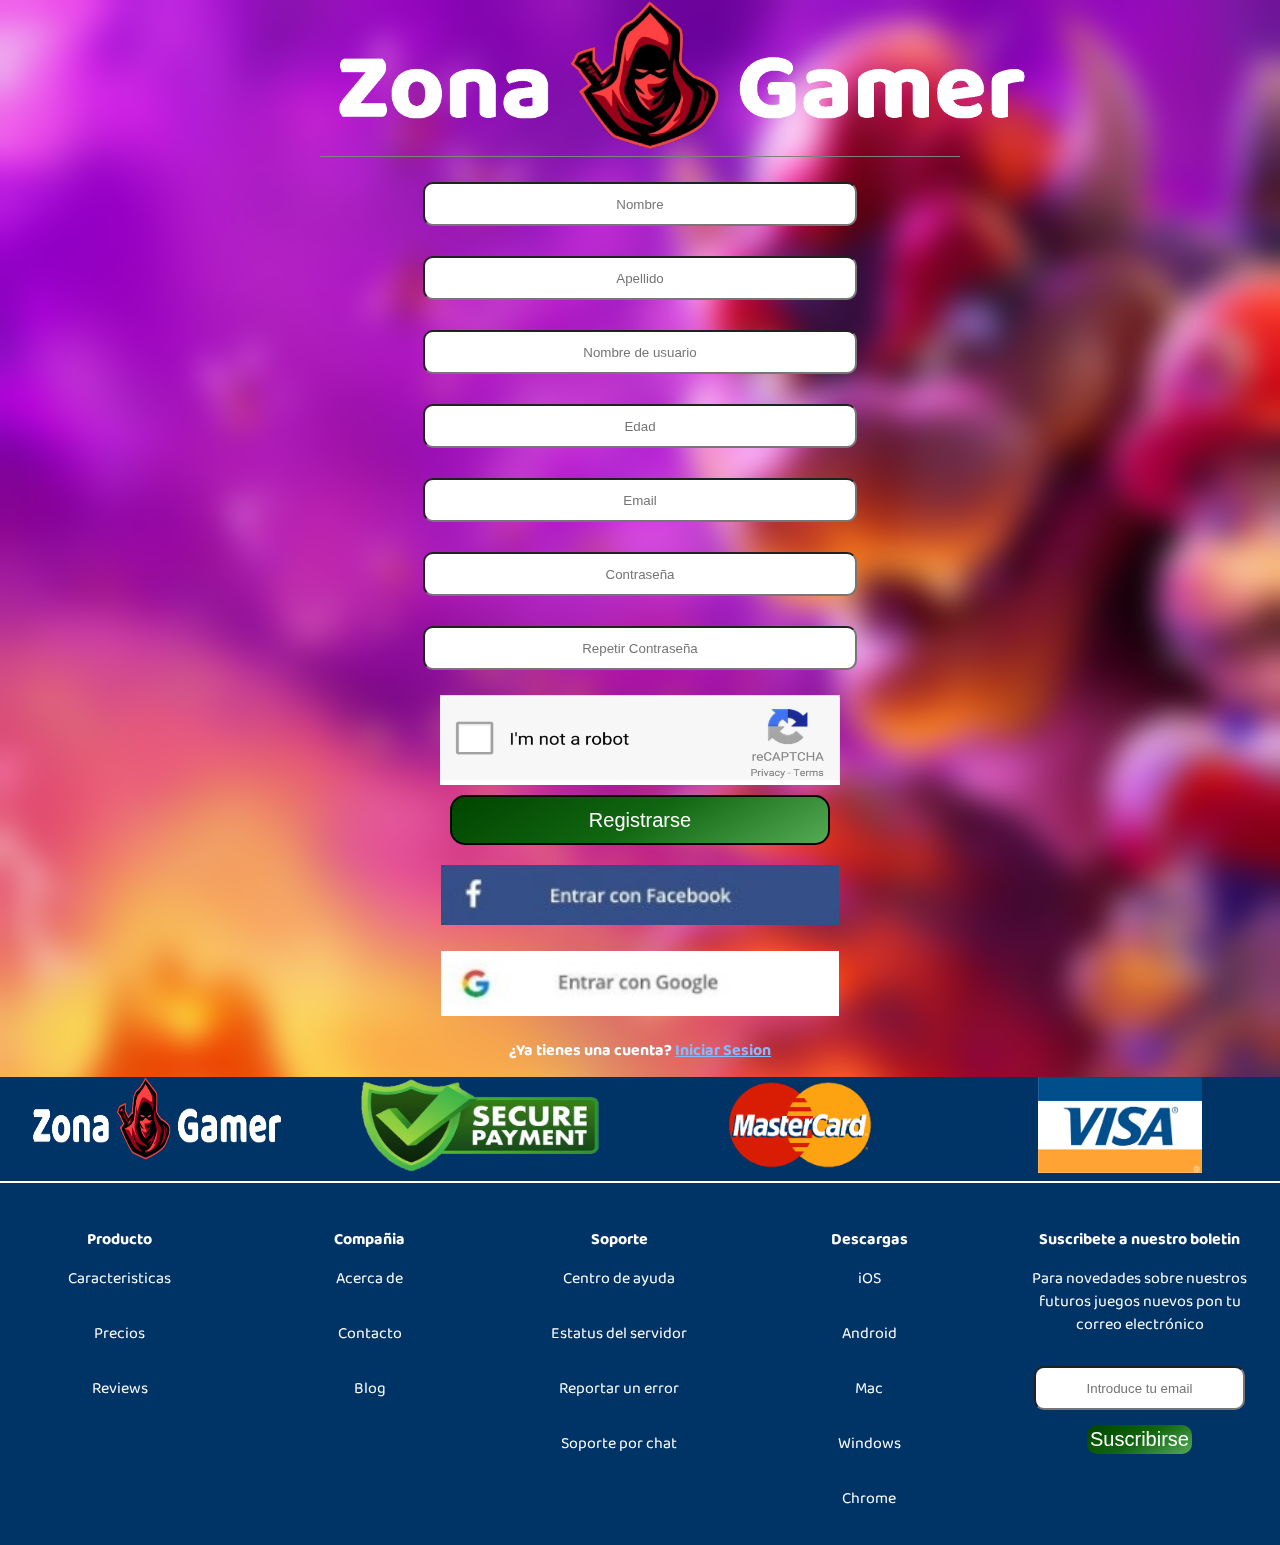
<file: register.html>
<!DOCTYPE html>
<html lang="es">
  <head>
    <meta charset="UTF-8" />
    <meta name="viewport" content="width=device-width, initial-scale=1.0" />
    <link rel="stylesheet" href="./css/style.css" />
    <link rel="preconnect" href="https://fonts.googleapis.com">
    <link rel="preconnect" href="https://fonts.gstatic.com" crossorigin>
    <link href="https://fonts.googleapis.com/css2?family=Baloo+Chettan+2&display=swap" rel="stylesheet">
    <title>Document</title>
  </head>
  <body>
    <div class="center-logo">
      <img src="./images/zonagamer2.png" class="image" />
    </div>

    <div class="separator-container">
      <div class="separator"></div>
    </div>

    <div>
      <form class="form">

        <div>
          <input type="user" id="name"  placeholder="Nombre"/>
        </div>

        <div>
          <input type="user" id="surname"  placeholder="Apellido"/>
        </div>
        
        <div>
          <input type="user" id="user"  placeholder="Nombre de usuario"/>
        </div>

        <div>
          <input type="age" id="age" placeholder="Edad"/>
        </div>

        <div>
          <input type="email" id="email" placeholder="Email"/>
        </div>

        <div>
          <input type="password" id="password" placeholder="Contraseña"/>
        </div>

        <div>
          <input type="password2" id="password2" placeholder="Repetir Contraseña"/>
        </div>

        <!--<button type="submit"><span><b>Registrarse</b></span></button> -->

      </form>
   
      <div class="container-captcha">
        <img src="./images/captcha2.png" class="captcha">
      </div>

      <button  class="registerButton fill-button ">Registrarse</button>
 <!--<button class="fill-button">a</button>-->
      <div class="image-container">
        <a href="index.html">
            <img src="./images/entrar_con_face.jpg" class="image-2">
        </a>
        
        <a href="index.html">
            <img src="./images/entrar_con_google.jpg" class="image-3">
        </a>
    </div>
    

    
      <div class="container-login">
        <p><b>¿Ya tienes una cuenta? <a href="login.html" class="redirect">Iniciar Sesion</b></a></p>
      </div>

      <footer>
        <div class="image-container2">
          <img src="./images/zonagamer2.png" />
          <img src="./images/secure.png" />
          <img src="./images/master.png" />
          <img src="./images/visa.png" />
      </div>
    
        
        <div class="grid-container">
          <div class="item">
            <b>Producto</b>
            <p>Caracteristicas</p>
            <p>Precios</p>
            <p>Reviews</p>
          </div>
          <div class="item">
            <b>Compañia</b>
            <p>Acerca de</p>
            <p>Contacto</p>
            <p>Blog</p>
          </div>
          <div class="item">
            <b>Soporte</b>
            <p>Centro de ayuda</p>
            <p>Estatus del servidor</p>
            <p>Reportar un error</p>
            <p>Soporte por chat</p>
          </div>
          <div class="item">
            <b>Descargas</b>
            <p>iOS</p>
            <p>Android</p>
            <p>Mac</p>
            <p>Windows</p>
            <p>Chrome</p>
          </div>
          <div class="item">
            <b>Suscribete a nuestro boletin</b>
            <p>Para novedades sobre nuestros futuros juegos nuevos pon tu correo electrónico</p>
            <input class="input-subscribe" placeholder="Introduce tu email">
            <button>Suscribirse</button>
          </div>
        </div>
      </footer>

      <script src="./js/app.js" type="text/javascript"></script>
  </body>
</html>
</file>
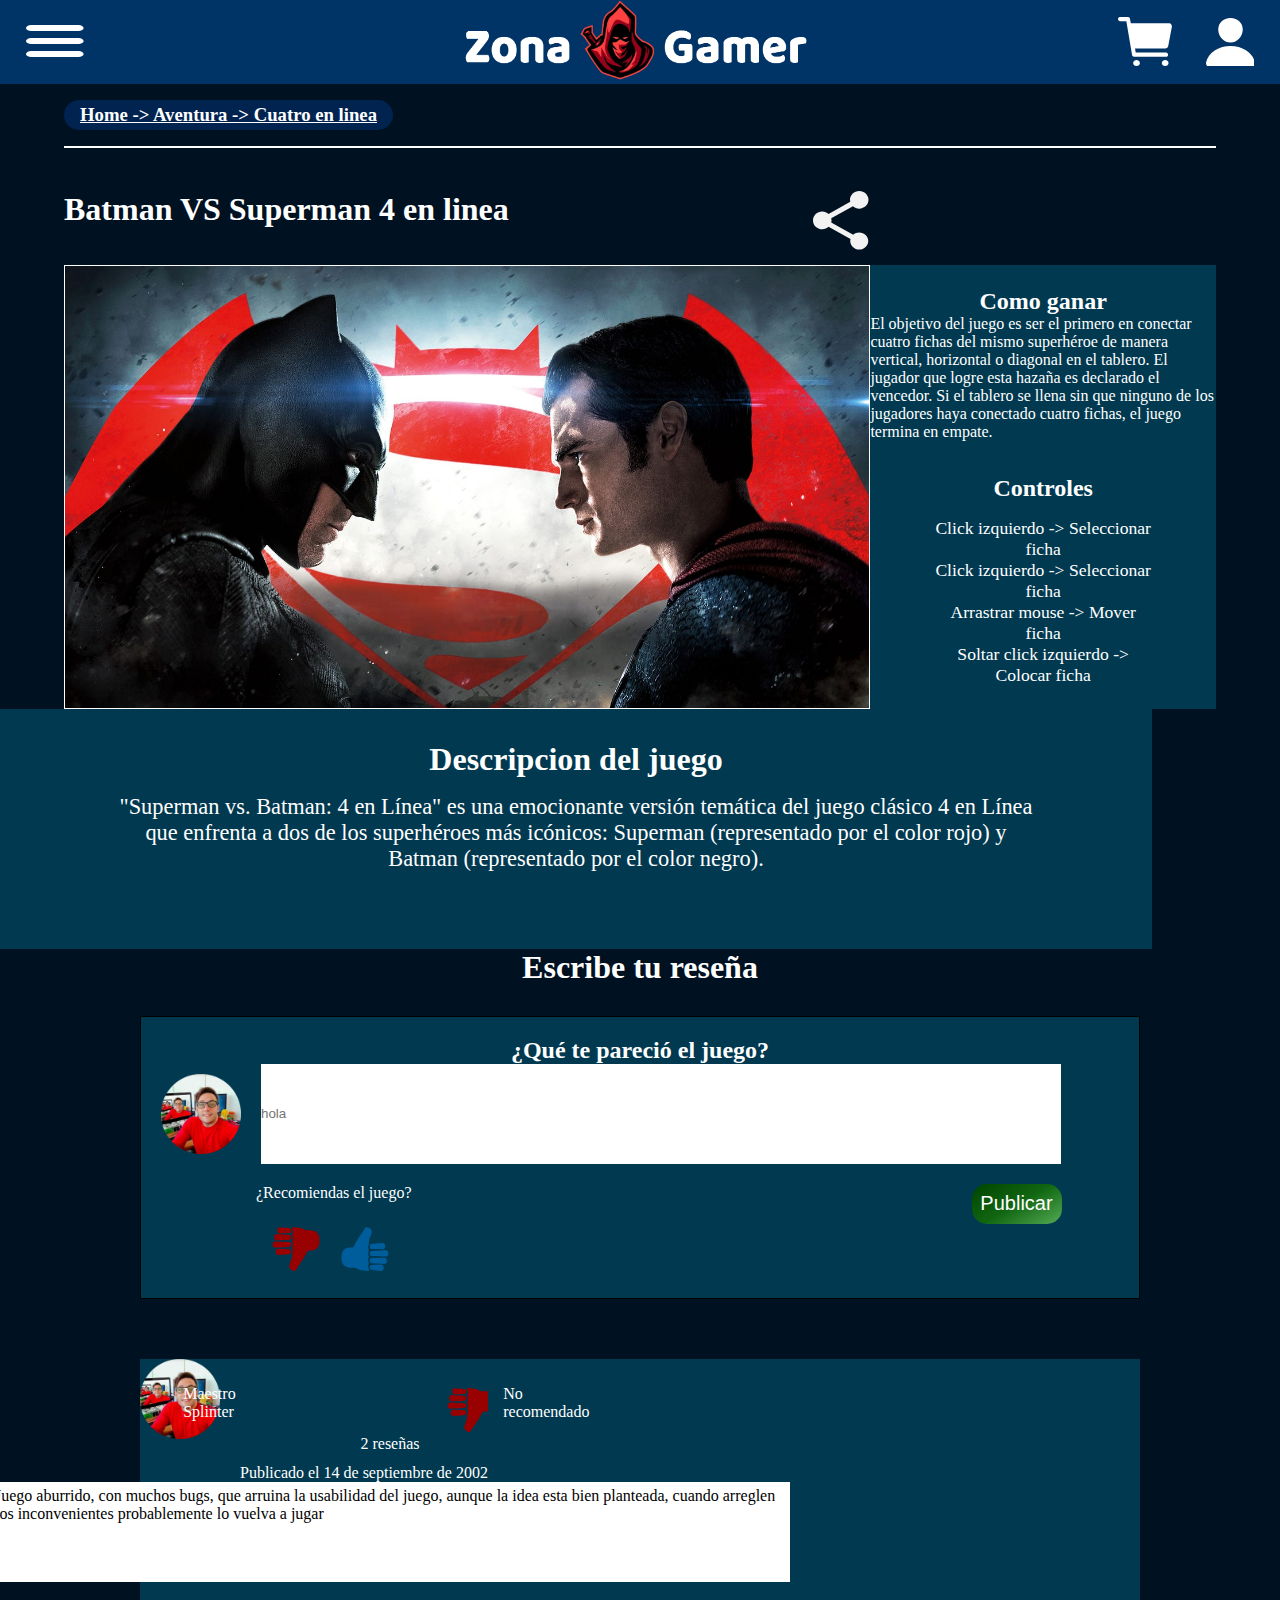
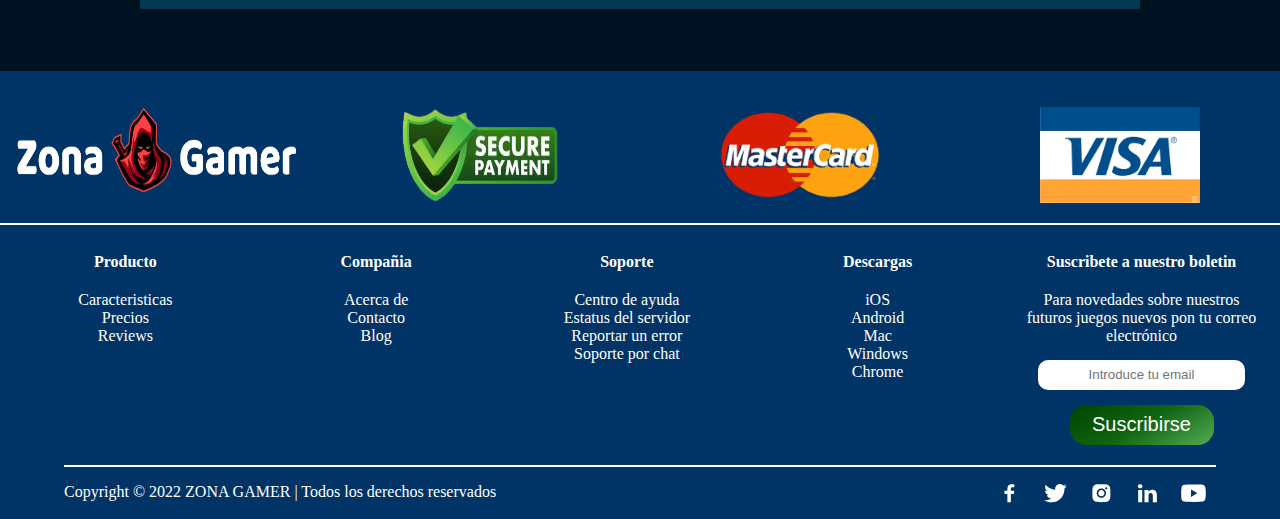
<file: html/4inline.html>
<!DOCTYPE html>
<html lang="es">
<head>
    <meta charset="UTF-8">
    <meta name="viewport" content="width=device-width, initial-scale=1.0">
    <link rel="stylesheet" href="../css/style_4inline.css" />
    <title>Document</title>
</head>
<body>
    <header>
      <div class="menuHamburgesa">
        <svg class="hamburgesa" id="abrir" class="abrir-menu">
          <rect y="03" rx="5" fill="white" />
          <rect y="16" rx="5" fill="white" />
          <rect y="29" rx="5" fill="white" />
        </svg>
      </div>
      <div class="logoo">
        <a href="index.html"><img class="logo" src="../images/zonagamer2.png" alt="logo" /></a>
      </div>
      <div class="headerDerecha">
        <svg class="carrito" xmlns="http://www.w3.org/2000/svg">
          <path
            d="M26.4688 70C29.1266 70 31.2812 68.0412 31.2812 65.625C31.2812 63.2088 29.1266 61.25 26.4688 61.25C23.8109 61.25 21.6562 63.2088 21.6562 65.625C21.6562 68.0412 23.8109 70 26.4688 70Z"
            fill="white"
            transform="scale(0.7)"
          />
          <path
            d="M67.375 70C70.0329 70 72.1875 68.0412 72.1875 65.625C72.1875 63.2088 70.0329 61.25 67.375 61.25C64.7171 61.25 62.5625 63.2088 62.5625 65.625C62.5625 68.0412 64.7171 70 67.375 70Z"
            fill="white"
            transform="scale(0.7)"
          />
          <path
            d="M76.0225 10.6229C75.6202 10.1085 75.1134 9.6942 74.5389 9.41007C73.9644 9.12594 73.3365 8.97912 72.701 8.98026H18.2343L17.1373 2.47331C17.0203 1.7802 16.6734 1.15235 16.1577 0.700026C15.6419 0.247706 14.9901 -0.000147878 14.3169 6.61924e-08H2.86337C2.10396 6.61924e-08 1.37565 0.315378 0.838662 0.876753C0.301676 1.43813 0 2.19952 0 2.99342C0 3.78733 0.301676 4.54871 0.838662 5.11009C1.37565 5.67146 2.10396 5.98684 2.86337 5.98684H11.9152L20.0865 54.4017C20.2035 55.0948 20.5504 55.7227 21.0662 56.175C21.582 56.6273 22.2337 56.8751 22.907 56.875H68.7209C69.4803 56.875 70.2086 56.5596 70.7456 55.9983C71.2826 55.4369 71.5843 54.6755 71.5843 53.8816C71.5843 53.0877 71.2826 52.3263 70.7456 51.7649C70.2086 51.2035 69.4803 50.8882 68.7209 50.8882H25.3086L24.2993 44.9013H67.5469C68.5399 44.9 69.502 44.5401 70.2703 43.8824C71.0387 43.2248 71.566 42.3098 71.7632 41.2924L76.9173 14.3516C77.0415 13.6996 77.0256 13.0269 76.8709 12.3821C76.7162 11.7373 76.4264 11.1364 76.0225 10.6229Z"
            fill="white"
            transform="scale(0.7)"
          />
        </svg>
        <svg
          class="user"
          xmlns="http://www.w3.org/2000/svg"
          id="abrir_perfil"
          class="abrir-perfil"
        >
          <path
            d="M47.8958 5.0906C44.6214 1.8078 40.0479 0 35 0C29.9251 0 25.3366 1.79686 22.0773 5.05935C18.7827 8.35776 17.1774 12.8406 17.5543 17.6811C18.3014 27.2311 26.1274 34.9998 35 34.9998C43.8726 34.9998 51.6851 27.2327 52.444 17.6843C52.826 12.8874 51.2106 8.41401 47.8958 5.0906ZM64.6146 69.9996H5.38543C4.61017 70.009 3.84242 69.8577 3.13803 69.5569C2.43363 69.2561 1.81032 68.8132 1.31343 68.2605C0.219706 67.0465 -0.221147 65.3887 0.105286 63.7121C1.52544 56.3965 5.95753 50.2513 12.9237 45.9372C19.1125 42.1076 26.9519 39.9998 35 39.9998C43.0481 39.9998 50.8875 42.1091 57.0763 45.9372C64.0425 50.2497 68.4746 56.395 69.8947 63.7106C70.2211 65.3871 69.7803 67.0449 68.6866 68.259C68.1898 68.8119 67.5666 69.2551 66.8622 69.5562C66.1578 69.8573 65.39 70.0088 64.6146 69.9996Z"
            fill="white"
            transform="scale(0.7)"
          />
        </svg>
      </div>
    </header>

    <!--                                  MENU HAMBURGESA                -->

    <nav class="nav" id="nav">
      <ul class="nav-list">
        <div class="item-menu-hamburgesa">
          <svg class="svg-1" xmlns="http://www.w3.org/2000/svg">
            <path
              d="M31.1667 1.82143C31.1667 0.812054 30.5351 0 29.75 0C28.9649 0 28.3333 0.812054 28.3333 1.82143V2.42857H1.88889C0.844097 2.42857 0 3.51384 0 4.85714V13.3571C0 14.7004 0.844097 15.7857 1.88889 15.7857H2.47917C3.70694 15.7857 4.61007 17.2732 4.30903 18.8062L1.94792 30.9795C1.80625 31.708 1.93611 32.4746 2.29028 33.0665C2.64444 33.6585 3.1934 34 3.77778 34H9.44444C10.3122 34 11.0677 33.2411 11.2743 32.1634L12.809 24.2857H18.9715C20.3705 24.2857 21.616 23.1549 22.0823 21.4625L23.6642 15.7857H25.5C26.0017 15.7857 26.4799 15.5277 26.834 15.0723L28.174 13.3571H32.1111C33.1559 13.3571 34 12.2719 34 10.9286V4.85714C34 3.51384 33.1559 2.42857 32.1111 2.42857H31.1667V1.82143ZM18.9715 20.6429H13.5174L14.4618 15.7857H20.6597L19.4201 20.2406C19.3552 20.4835 19.1722 20.6429 18.9774 20.6429H18.9715ZM4.72222 7.28571H27.3889C27.9083 7.28571 28.3333 7.83214 28.3333 8.5C28.3333 9.16786 27.9083 9.71429 27.3889 9.71429H4.72222C4.20278 9.71429 3.77778 9.16786 3.77778 8.5C3.77778 7.83214 4.20278 7.28571 4.72222 7.28571Z"
              fill="#F2F2F2"
            />
          </svg>
          <li>Accion</li>
        </div>

        <div class="item-menu-hamburgesa">
          <svg class="svg-2" xmlns="http://www.w3.org/2000/svg">
            <path
              d="M17 24.0833H12.75V20.1128C10.2093 18.6432 8.5 15.8961 8.5 12.75C8.5 8.05558 12.3056 4.25 17 4.25C21.6944 4.25 25.5 8.05558 25.5 12.75C25.5 15.8961 23.7906 18.6432 21.25 20.1128V24.0833H17Z"
              stroke="white"
              stroke-width="2"
              stroke-linecap="round"
              stroke-linejoin="round"
            />
            <path
              d="M19.8333 28.333H14.1667C13.3843 28.333 12.75 28.9673 12.75 29.7497C12.75 30.5321 13.3843 31.1663 14.1667 31.1663H19.8333C20.6157 31.1663 21.25 30.5321 21.25 29.7497C21.25 28.9673 20.6157 28.333 19.8333 28.333Z"
              fill="white"
            />
          </svg>
          <li>Estrategia</li>
        </div>

        <div class="item-menu-hamburgesa">
          <svg class="svg-3" xmlns="http://www.w3.org/2000/svg">
            <path
              d="M34.9708 13.6478C34.95 13.5321 34.9195 13.4192 34.8797 13.3109L31.4362 3.66844C30.6423 1.44047 28.7109 0 26.5134 0H8.4866C6.29089 0 4.35769 1.44047 3.56472 3.66844L0.11759 13.3109C0.0392474 13.5284 -0.00078279 13.763 1.15955e-05 14V33.25C1.15955e-05 33.7141 0.153657 34.1592 0.427148 34.4874C0.700638 34.8156 1.07157 35 1.45834 35H4.37501C4.76178 35 5.13272 34.8156 5.40621 34.4874C5.6797 34.1592 5.83334 33.7141 5.83334 33.25V31.5H29.1667V33.25C29.1667 33.7141 29.3203 34.1592 29.5938 34.4874C29.8673 34.8156 30.2382 35 30.625 35H33.5417C33.9284 35 34.2994 34.8156 34.5729 34.4874C34.8464 34.1592 35 33.7141 35 33.25V14C35.0001 13.8817 34.9904 13.7637 34.9708 13.6478ZM7.29168 24.5C6.71481 24.5 6.15091 24.2947 5.67126 23.9101C5.19162 23.5256 4.81778 22.9789 4.59703 22.3394C4.37627 21.6999 4.31851 20.9961 4.43105 20.3172C4.54359 19.6383 4.82138 19.0146 5.22928 18.5251C5.63718 18.0356 6.15688 17.7023 6.72266 17.5673C7.28844 17.4322 7.87488 17.5015 8.40784 17.7664C8.94079 18.0313 9.39631 18.4799 9.71679 19.0555C10.0373 19.6311 10.2083 20.3078 10.2083 21C10.2083 21.9283 9.90105 22.8185 9.35407 23.4749C8.80709 24.1313 8.06522 24.5 7.29168 24.5ZM27.7083 24.5C27.1315 24.5 26.5676 24.2947 26.0879 23.9101C25.6083 23.5256 25.2344 22.9789 25.0137 22.3394C24.7929 21.6999 24.7352 20.9961 24.8477 20.3172C24.9603 19.6383 25.238 19.0146 25.6459 18.5251C26.0538 18.0356 26.5735 17.7023 27.1393 17.5673C27.7051 17.4322 28.2915 17.5015 28.8245 17.7664C29.3574 18.0313 29.813 18.4799 30.1335 19.0555C30.4539 19.6311 30.625 20.3078 30.625 21C30.625 21.9283 30.3177 22.8185 29.7707 23.4749C29.2237 24.1313 28.4819 24.5 27.7083 24.5ZM3.66954 12.25L6.24259 5.04766C6.57254 4.12234 7.47397 3.5 8.4866 3.5H26.5134C27.5251 3.5 28.4275 4.12234 28.7574 5.04766L31.3305 12.25H3.66954Z"
              fill="white"
            />
          </svg>
          <li>Carreras</li>
        </div>

        <div class="item-menu-hamburgesa">
          <svg class="svg-4" xmlns="http://www.w3.org/2000/svg">
            <path
              d="M5.66667 9.91667H9.91667C10.2924 9.91667 10.6527 9.76741 10.9184 9.50173C11.1841 9.23606 11.3333 8.87572 11.3333 8.5V7.08333C11.3333 6.33189 11.6318 5.61122 12.1632 5.07986C12.6946 4.54851 13.4152 4.25 14.1667 4.25C14.9181 4.25 15.6388 4.54851 16.1701 5.07986C16.7015 5.61122 17 6.33189 17 7.08333V8.5C17 8.87572 17.1493 9.23606 17.4149 9.50173C17.6806 9.76741 18.0409 9.91667 18.4167 9.91667H22.6667C23.0424 9.91667 23.4027 10.0659 23.6684 10.3316C23.9341 10.5973 24.0833 10.9576 24.0833 11.3333V15.5833C24.0833 15.9591 24.2326 16.3194 24.4983 16.5851C24.7639 16.8507 25.1243 17 25.5 17H26.9167C27.6681 17 28.3888 17.2985 28.9201 17.8299C29.4515 18.3612 29.75 19.0819 29.75 19.8333C29.75 20.5848 29.4515 21.3054 28.9201 21.8368C28.3888 22.3682 27.6681 22.6667 26.9167 22.6667H25.5C25.1243 22.6667 24.7639 22.8159 24.4983 23.0816C24.2326 23.3473 24.0833 23.7076 24.0833 24.0833V28.3333C24.0833 28.7091 23.9341 29.0694 23.6684 29.3351C23.4027 29.6007 23.0424 29.75 22.6667 29.75H18.4167C18.0409 29.75 17.6806 29.6007 17.4149 29.3351C17.1493 29.0694 17 28.7091 17 28.3333V26.9167C17 26.1652 16.7015 25.4446 16.1701 24.9132C15.6388 24.3818 14.9181 24.0833 14.1667 24.0833C13.4152 24.0833 12.6946 24.3818 12.1632 24.9132C11.6318 25.4446 11.3333 26.1652 11.3333 26.9167V28.3333C11.3333 28.7091 11.1841 29.0694 10.9184 29.3351C10.6527 29.6007 10.2924 29.75 9.91667 29.75H5.66667C5.29094 29.75 4.93061 29.6007 4.66493 29.3351C4.39926 29.0694 4.25 28.7091 4.25 28.3333V24.0833C4.25 23.7076 4.39926 23.3473 4.66493 23.0816C4.93061 22.8159 5.29094 22.6667 5.66667 22.6667H7.08333C7.83478 22.6667 8.55545 22.3682 9.0868 21.8368C9.61816 21.3054 9.91667 20.5848 9.91667 19.8333C9.91667 19.0819 9.61816 18.3612 9.0868 17.8299C8.55545 17.2985 7.83478 17 7.08333 17H5.66667C5.29094 17 4.93061 16.8507 4.66493 16.5851C4.39926 16.3194 4.25 15.9591 4.25 15.5833V11.3333C4.25 10.9576 4.39926 10.5973 4.66493 10.3316C4.93061 10.0659 5.29094 9.91667 5.66667 9.91667Z"
              stroke="#F2F2F2"
              stroke-width="2"
              stroke-linecap="round"
              stroke-linejoin="round"
            />
          </svg>
          <li>Puzzle</li>
        </div>

        <div class="item-menu-hamburgesa">
          <svg class="svg-5" xmlns="http://www.w3.org/2000/svg">
            <path
              d="M17 3.1875C9.384 3.1875 3.1875 9.384 3.1875 17C3.1875 24.616 9.384 30.8125 17 30.8125C24.616 30.8125 30.8125 24.616 30.8125 17C30.8125 9.384 24.616 3.1875 17 3.1875ZM15.8047 5.37944C15.8472 5.37413 15.8939 5.38263 15.9375 5.37944V6.375H18.0625V5.37837C20.7811 5.62158 23.3278 6.81218 25.2578 8.74218C27.1878 10.6722 28.3784 13.2189 28.6216 15.9375H27.625V18.0625H28.6216C28.3784 20.7811 27.1878 23.3278 25.2578 25.2578C23.3278 27.1878 20.7811 28.3784 18.0625 28.6216V27.625H15.9375V28.6216C13.2189 28.3784 10.6722 27.1878 8.74218 25.2578C6.81218 23.3278 5.62158 20.7811 5.37837 18.0625H6.375V15.9375H5.37837C5.87987 10.3668 10.2521 5.93937 15.8047 5.37837V5.37944ZM23.4759 10.5251L14.4447 14.4436L10.5241 23.4749L19.5553 19.5564L23.4759 10.5251ZM17 15.4062C17.85 15.4062 18.5938 16.15 18.5938 17C18.5938 17.85 17.85 18.5938 17 18.5938C16.15 18.5938 15.4062 17.85 15.4062 17C15.4062 16.15 16.15 15.4062 17 15.4062Z"
              fill="white"
            />
          </svg>
          <li>Adventura</li>
        </div>
      </ul>
    </nav>

    <!--                                  MENU USER                -->

    <div class="nav-2" id="nav_2">
      <ul class="nav-list">
        <div class="name-user">
          <img src="../images/icono-perfil.png" class="image-user" />
          <li>Pepito123</li>
          <li class="font">pepito123@gmail.com</li>
        </div>

        <div class="separator"></div>

        <div class="item-menu-user">
          <svg xmlns="http://www.w3.org/2000/svg" class="svg-1">
            <path
              d="M26.8746 11.25C26.5683 15.3805 23.4371 18.75 19.9996 18.75C16.5621 18.75 13.4254 15.3813 13.1246 11.25C12.8121 6.95312 15.8589 3.75 19.9996 3.75C24.1402 3.75 27.1871 7.03125 26.8746 11.25Z"
              stroke="white"
              stroke-width="2"
              stroke-linecap="round"
              stroke-linejoin="round"
            />
            <path
              d="M20.0002 23.75C13.2033 23.75 6.30488 27.5 5.02831 34.5781C4.87441 35.4313 5.35722 36.25 6.25019 36.25H33.7502C34.6439 36.25 35.1268 35.4313 34.9728 34.5781C33.6955 27.5 26.7971 23.75 20.0002 23.75Z"
              stroke="white"
              stroke-width="2"
              stroke-miterlimit="10"
            />
          </svg>
          <li>Perfil</li>
        </div>

        <div class="item-menu-user">
          <svg xmlns="http://www.w3.org/2000/svg" class="svg-1">
            <path
              d="M20.4915 15.0242C19.4657 14.9229 18.4335 15.1411 17.5365 15.6491C16.6395 16.157 15.9213 16.9298 15.4805 17.8616C15.0396 18.7935 14.8975 19.8388 15.0737 20.8545C15.2498 21.8702 15.7357 22.8066 16.4646 23.5355C17.1935 24.2645 18.1299 24.7503 19.1456 24.9265C20.1613 25.1026 21.2067 24.9605 22.1385 24.5197C23.0703 24.0788 23.8431 23.3607 24.351 22.4636C24.859 21.5666 25.0772 20.5345 24.9759 19.5086C24.8604 18.3586 24.3508 17.2839 23.5336 16.4666C22.7163 15.6493 21.6416 15.1397 20.4915 15.0242ZM32.5306 20C32.5274 20.5435 32.4875 21.0861 32.4111 21.6242L35.9431 24.3945C36.0969 24.522 36.2005 24.6999 36.2356 24.8966C36.2706 25.0933 36.2348 25.296 36.1345 25.4688L32.7931 31.25C32.6916 31.4211 32.533 31.5509 32.3452 31.6165C32.1574 31.6821 31.9525 31.6793 31.7665 31.6086L28.2587 30.1961C28.0653 30.1191 27.8558 30.0912 27.6489 30.1151C27.4421 30.139 27.2444 30.2138 27.0736 30.3328C26.5382 30.7015 25.9757 31.029 25.3908 31.3125C25.2069 31.4019 25.0478 31.5352 24.9276 31.7006C24.8075 31.866 24.7299 32.0584 24.7017 32.2609L24.1759 36.0023C24.1414 36.1999 24.0393 36.3794 23.8871 36.5101C23.7349 36.6407 23.5421 36.7145 23.3415 36.7188H16.6587C16.4615 36.7153 16.2713 36.6448 16.1195 36.5189C15.9677 36.3929 15.8633 36.219 15.8236 36.0258L15.2986 32.2898C15.2691 32.0851 15.1895 31.8908 15.0668 31.7243C14.9441 31.5577 14.7822 31.424 14.5954 31.3352C14.0112 31.0532 13.4506 30.7248 12.9189 30.3531C12.7486 30.2347 12.5516 30.1604 12.3455 30.1371C12.1395 30.1138 11.9308 30.1421 11.7384 30.2195L8.23138 31.6313C8.04553 31.702 7.84067 31.7049 7.65287 31.6395C7.46508 31.574 7.30642 31.4444 7.20482 31.2734L3.86342 25.4922C3.76296 25.3195 3.72706 25.1167 3.76211 24.92C3.79716 24.7233 3.90089 24.5454 4.05482 24.418L7.03998 22.0742C7.20352 21.9444 7.33206 21.7758 7.41391 21.5837C7.49577 21.3916 7.52836 21.1821 7.50873 20.9742C7.4806 20.6484 7.46341 20.3234 7.46341 19.9977C7.46341 19.6719 7.47982 19.3516 7.50873 19.0328C7.52622 18.8262 7.49203 18.6185 7.40924 18.4284C7.32646 18.2382 7.19768 18.0717 7.03451 17.9437L4.05092 15.6C3.89948 15.4719 3.79794 15.2947 3.76408 15.0993C3.73023 14.9039 3.76622 14.7028 3.86576 14.5312L7.20717 8.75C7.30864 8.5789 7.46725 8.44911 7.65506 8.38351C7.84286 8.3179 8.04779 8.3207 8.23373 8.39141L11.7415 9.80391C11.935 9.88093 12.1445 9.90875 12.3513 9.88489C12.5582 9.86103 12.7559 9.78623 12.9267 9.66719C13.462 9.29853 14.0246 8.97103 14.6095 8.6875C14.7934 8.59812 14.9524 8.46485 15.0726 8.29944C15.1928 8.13403 15.2704 7.94157 15.2986 7.73906L15.8244 3.99766C15.8589 3.80006 15.961 3.6206 16.1132 3.48993C16.2653 3.35926 16.4582 3.2855 16.6587 3.28125H23.3415C23.5388 3.28466 23.729 3.35516 23.8808 3.48112C24.0326 3.60708 24.137 3.781 24.1767 3.97422L24.7017 7.71016C24.7312 7.9149 24.8108 8.10918 24.9335 8.27573C25.0561 8.44229 25.218 8.57595 25.4048 8.66484C25.989 8.94684 26.5497 9.27524 27.0814 9.64688C27.2516 9.76532 27.4487 9.83955 27.6547 9.86287C27.8608 9.8862 28.0694 9.85788 28.2619 9.78047L31.7689 8.36875C31.9547 8.29798 32.1596 8.29506 32.3474 8.36052C32.5352 8.42597 32.6939 8.5556 32.7954 8.72656L36.1368 14.5078C36.2373 14.6805 36.2732 14.8833 36.2382 15.08C36.2031 15.2767 36.0994 15.4546 35.9454 15.582L32.9603 17.9258C32.796 18.0552 32.6667 18.2236 32.5842 18.4157C32.5016 18.6078 32.4684 18.8176 32.4876 19.0258C32.5134 19.3492 32.5306 19.6742 32.5306 20Z"
              stroke="white"
              stroke-width="2"
              stroke-linecap="round"
              stroke-linejoin="round"
            />
          </svg>
          <li>Configuracion</li>
        </div>

        <div class="item-menu-user">
          <svg xmlns="http://www.w3.org/2000/svg" class="svg-1">
            <path
              d="M13.75 13.75V10.625C13.75 9.7962 14.0792 9.00134 14.6653 8.41529C15.2513 7.82924 16.0462 7.5 16.875 7.5H33.125C33.9538 7.5 34.7487 7.82924 35.3347 8.41529C35.9208 9.00134 36.25 9.7962 36.25 10.625V29.375C36.25 30.2038 35.9208 30.9987 35.3347 31.5847C34.7487 32.1708 33.9538 32.5 33.125 32.5H16.875C16.0462 32.5 15.2513 32.1708 14.6653 31.5847C14.0792 30.9987 13.75 30.2038 13.75 29.375V26.25"
              stroke="white"
              stroke-width="2"
              stroke-linecap="round"
              stroke-linejoin="round"
            />
            <path
              d="M21.25 26.25L27.5 20L21.25 13.75M3.75 20H26.25"
              stroke="white"
              stroke-width="2"
              stroke-linecap="round"
              stroke-linejoin="round"
            />
          </svg>
          <li>Cerrar Sesion</li>
        </div>

        <div class="separator"></div>

        <div class="item-menu-user">
          <svg xmlns="http://www.w3.org/2000/svg" class="svg-1">
            <path
              d="M20 6.25C17.2805 6.25 14.6221 7.05642 12.3609 8.56729C10.0997 10.0782 8.33737 12.2256 7.29666 14.7381C6.25596 17.2506 5.98366 20.0153 6.51421 22.6825C7.04476 25.3497 8.35432 27.7997 10.2773 29.7227C12.2003 31.6457 14.6503 32.9552 17.3175 33.4858C19.9848 34.0163 22.7494 33.744 25.2619 32.7033C27.7744 31.6626 29.9218 29.9003 31.4327 27.6391C32.9436 25.3779 33.75 22.7195 33.75 20C33.75 16.3533 32.3014 12.8559 29.7227 10.2773C27.1441 7.69866 23.6467 6.25 20 6.25Z"
              stroke="white"
              stroke-width="2"
              stroke-miterlimit="10"
            />
            <path
              d="M15.625 15.8039C15.625 15.8039 15.6906 14.4367 17.1539 13.2594C18.0219 12.5601 19.0625 12.3578 20 12.3437C20.8539 12.3328 21.6164 12.4742 22.0727 12.6914C22.8539 13.0633 24.375 13.9711 24.375 15.9015C24.375 17.9328 23.0469 18.8555 21.5336 19.8703C20.0203 20.8851 19.6094 21.9867 19.6094 23.125"
              stroke="white"
              stroke-width="2"
              stroke-miterlimit="10"
              stroke-linecap="round"
            />
            <path
              d="M19.5312 28.75C20.3942 28.75 21.0938 28.0504 21.0938 27.1875C21.0938 26.3246 20.3942 25.625 19.5312 25.625C18.6683 25.625 17.9688 26.3246 17.9688 27.1875C17.9688 28.0504 18.6683 28.75 19.5312 28.75Z"
              fill="white"
            />
          </svg>

          <li>Soporte</li>
        </div>
      </ul>
    </div>

    </header>

    <div class="breadcrumbs">
        <h3><a href="index.html">Home -> Aventura -> Cuatro en linea</a></h3>
    </div>

    <div class="separator"></div>
  <div class="title">
    <h1>Batman VS Superman 4 en linea</h1>
    <div class="share">
      <svg xmlns="http://www.w3.org/2000/svg"  class="image-share">
        <path d="M46.25 41.3795C43.9067 41.3795 41.81 42.2612 40.2067 43.6424L18.2225 31.4461C18.3767 30.7701 18.5 30.0942 18.5 29.3888C18.5 28.6835 18.3767 28.0076 18.2225 27.3316L39.96 15.2528C41.625 16.7223 43.8142 17.6333 46.25 17.6333C51.3683 17.6333 55.5 13.6952 55.5 8.81665C55.5 3.93811 51.3683 0 46.25 0C41.1317 0 37 3.93811 37 8.81665C37 9.52199 37.1233 10.1979 37.2775 10.8739L15.54 22.9527C13.875 21.4832 11.6858 20.5722 9.25 20.5722C4.13167 20.5722 0 24.5103 0 29.3888C0 34.2674 4.13167 38.2055 9.25 38.2055C11.6858 38.2055 13.875 37.2944 15.54 35.825L37.4933 48.0508C37.3392 48.6679 37.2467 49.3145 37.2467 49.961C37.2467 54.6926 41.2858 58.5426 46.25 58.5426C51.2142 58.5426 55.2533 54.6926 55.2533 49.961C55.2533 45.2294 51.2142 41.3795 46.25 41.3795Z" fill="#F2F2F2"/>
        </svg>
    </div>
  </div>
  

    <div class="container">
        <img src="../images/batmanvssuperman.jpg" alt="Batman vs Superman">
    
        <div class="text">
            <h2>Como ganar</h2>
            <p>
                El objetivo del juego es ser el primero en conectar cuatro fichas del mismo superhéroe de manera vertical, horizontal o diagonal en el tablero.
                El jugador que logre esta hazaña es declarado el vencedor. Si el tablero se llena sin que ninguno de los jugadores haya conectado cuatro fichas,
                el juego termina en empate.
            </p>
      <div class="controls">
        <h2>Controles</h2>
            <p> Click izquierdo -> Seleccionar ficha </p>
            <p>Click izquierdo -> Seleccionar ficha</p>
            <p>Arrastrar mouse -> Mover ficha</p>
            <p>Soltar click izquierdo -> Colocar ficha</p>
        
        </div>
            
        </div>
    </div>
    

  <div class="description">
    <div class="position-description">
      <h2>Descripcion del juego</h2>
      <p>
          "Superman vs. Batman: 4 en Línea" es una emocionante versión temática del juego clásico 4 en Línea que enfrenta a dos de los superhéroes más icónicos:
          Superman (representado por el color rojo) y Batman (representado por el color negro).
      </p>
    </div>
    
  </div>

</div>

    
    

    <h1 class="">Escribe tu reseña</h1>

    <div class="container-publish">
        <div class="publish">
            <h2 class="question">¿Qué te pareció el juego?</h2>
            <div class="publish-content">
                <img src="../images/image_comentario.png" class="image2">
                <input class="comments" placeholder="hola"></input>
            </div>
            <div class="info-row">
                <p class="question2">¿Recomiendas el juego?</p>
      

                <button class="btn-publish">Publicar</button>
            </div>
          <div class="position">

            <svg class="thumbs-down">
              <path d="M3.90039 17.3828L17.9785 17.9805C18.4287 18.0156 20.3125 18.0996 20.3125 20.5078C20.3125 22.832 18.4414 22.9814 17.9551 23.0352L3.90039 23.6328C2.66309 23.6201 1.5625 22.2227 1.5625 20.5078C1.5625 18.793 2.66309 17.3955 3.90039 17.3828ZM17.7139 30.2402L7.29004 31.0547C6.05469 31.0547 4.6875 29.4248 4.6875 27.7461V27.7139C4.6875 26.1191 5.77539 24.8203 7.11719 24.8047L17.708 24.9727C20.3125 25.293 20.3125 26.8711 20.3125 27.5508C20.3125 29.7852 18.1836 30.2012 17.7139 30.2402ZM8.80371 3.125L17.5312 3.99707C19.9219 4.08789 20.3125 5.68164 20.3125 6.67969C20.3125 8.47559 19.0029 9.08203 17.708 9.08203L8.82129 9.375C7.40039 9.35352 6.25 7.95996 6.25 6.25C6.25 4.54004 7.39062 3.1582 8.80371 3.125ZM5.44824 10.1074L17.792 10.7148C18.709 10.7764 20.3125 11.0078 20.3125 13.2891C20.3125 14.4609 19.8877 15.791 17.8711 15.9775L5.44824 16.3574C4.16504 16.3428 3.125 15.0391 3.125 13.2891C3.125 11.5391 4.16504 10.1221 5.44824 10.1074Z" fill="#990000"/>
              <path d="M36.3926 27.2617L36.2949 27.457C36.4362 27.1577 36.6673 26.9098 36.9561 26.748C36.7298 26.8717 36.5365 27.0478 36.3926 27.2617Z" fill="black"/>
              <path d="M19.1348 44.8613C20.0557 46.1592 21.5821 46.875 23.4375 46.875C23.7278 46.8749 24.0122 46.794 24.259 46.6414C24.5059 46.4887 24.7053 46.2704 24.835 46.0107C25.128 45.4189 26.3243 43.667 27.5879 41.8213C29.3457 39.25 31.5284 36.0518 32.9815 33.5391L32.9942 33.5176C34.9942 30.0518 35.958 28.1523 36.2969 27.4629L36.3946 27.2676C36.5394 27.0545 36.7334 26.8794 36.96 26.7568C37.1853 26.6322 37.4379 26.5654 37.6954 26.5625H40.168C42.3614 26.562 44.4648 25.6903 46.0156 24.1391C47.5664 22.588 48.4375 20.4844 48.4375 18.291V14.5215C48.4375 12.3279 47.5662 10.2242 46.0152 8.67301C44.4642 7.12183 42.3606 6.25026 40.167 6.25H35.4024C35.0697 6.24921 34.7445 6.15111 34.4668 5.96777C32.2266 4.50488 27.9942 3.125 23.4375 3.125C22.71 3.125 22.0518 3.13867 21.458 3.16211C21.3166 3.16715 21.1792 3.21052 21.0604 3.28759C20.9417 3.36466 20.8462 3.47254 20.784 3.59969C20.7218 3.72685 20.6954 3.86851 20.7074 4.00954C20.7195 4.15056 20.7697 4.28566 20.8526 4.40039L20.8623 4.41406C21.6993 5.62402 21.875 6.93359 21.875 7.8125C21.8766 8.64533 21.704 9.46929 21.3682 10.2314C21.2726 10.4477 21.2232 10.6815 21.2232 10.918C21.2232 11.1544 21.2726 11.3883 21.3682 11.6045C21.7022 12.3818 21.8745 13.2189 21.8745 14.0649C21.8745 14.911 21.7022 15.7481 21.3682 16.5254C21.2731 16.7407 21.2239 16.9736 21.2239 17.209C21.2239 17.4444 21.2731 17.6772 21.3682 17.8926C21.7006 18.6564 21.8721 19.4805 21.8721 20.3135C21.8721 21.1465 21.7006 21.9706 21.3682 22.7344C21.2683 22.9601 21.2166 23.2043 21.2166 23.4512C21.2166 23.6981 21.2683 23.9422 21.3682 24.168C21.7163 24.952 21.8893 25.8025 21.875 26.6602C21.875 27.4609 21.6797 28.7402 21.0938 29.7051C20.9755 29.9043 20.9039 30.1278 20.8847 30.3588C20.8654 30.5897 20.8988 30.822 20.9825 31.0381C21.0196 31.1357 21.0567 31.2393 21.0928 31.3477C21.2098 31.7123 21.2385 32.0996 21.1768 32.4775C20.8838 34.3672 20.2325 36.0225 19.542 37.7666C19.2413 38.5264 18.9297 39.3115 18.6416 40.1367C18.042 41.8516 18.2217 43.5742 19.1348 44.8613Z" fill="#990000"/>
              </svg>
              <svg  class="thumbs-up">
                <path d="M46.0996 32.6172L32.0215 32.0186C31.5713 31.9834 29.6875 31.9004 29.6875 29.4922C29.6875 27.167 31.5586 27.0186 32.0449 26.9648L46.0996 26.3672C47.3369 26.3799 48.4375 27.7764 48.4375 29.4922C48.4375 31.208 47.3369 32.6045 46.0996 32.6172ZM32.2861 19.7588L42.71 18.9453C43.9453 18.9453 45.3125 20.5742 45.3125 22.2539V22.2861C45.3125 23.8799 44.2246 25.1787 42.8828 25.1953L32.292 25.0264C29.6875 24.707 29.6875 23.1279 29.6875 22.4492C29.6875 20.2148 31.8164 19.7979 32.2861 19.7588ZM41.1963 46.875L32.4688 46.0029C30.0781 45.9121 29.6875 44.3184 29.6875 43.3193C29.6875 41.5244 30.9971 40.917 32.292 40.917L41.1787 40.624C42.5986 40.6465 43.749 42.04 43.749 43.749C43.749 45.458 42.6094 46.8418 41.1963 46.875ZM44.5518 39.8926L32.208 39.2861C31.291 39.2246 29.6875 38.9932 29.6875 36.7109C29.6875 35.5391 30.1123 34.21 32.1289 34.0225L44.5498 33.6436C45.835 33.6572 46.875 34.9609 46.875 36.71C46.875 38.459 45.835 39.877 44.5518 39.8916V39.8926Z" fill="#005D9B"/>
                <path d="M13.6074 22.7383L13.7051 22.543C13.5638 22.842 13.3326 23.0895 13.0439 23.251C13.2704 23.128 13.4637 22.9521 13.6074 22.7383Z" fill="black"/>
                <path d="M30.8652 5.13867C29.9443 3.83984 28.418 3.125 26.5625 3.125C26.2724 3.12497 25.988 3.20572 25.7412 3.35819C25.4944 3.51066 25.2949 3.72884 25.165 3.98828C24.8721 4.58105 23.6758 6.33203 22.4121 8.17871C20.6543 10.75 18.4717 13.9473 17.0186 16.46L17.0059 16.4824C15.0059 19.9482 14.042 21.8467 13.7031 22.5371L13.6055 22.7324C13.4609 22.9454 13.2669 23.1203 13.04 23.2422C12.815 23.3676 12.5623 23.4347 12.3047 23.4375H9.83301C8.74691 23.4375 7.67145 23.6514 6.66802 24.0671C5.6646 24.4827 4.75286 25.0919 3.98488 25.8599C2.43385 27.4109 1.5625 29.5145 1.5625 31.708V35.4785C1.56237 36.5647 1.7762 37.6403 2.19177 38.6438C2.60735 39.6473 3.21653 40.5592 3.98453 41.3273C4.75253 42.0954 5.66431 42.7047 6.6678 43.1203C7.67128 43.536 8.74683 43.75 9.83301 43.75H14.5977C14.9303 43.7513 15.2553 43.8494 15.5332 44.0322C17.7734 45.4951 22.0059 46.875 26.5625 46.875C27.29 46.875 27.9482 46.8613 28.542 46.8379C28.6834 46.8329 28.8209 46.7895 28.9396 46.7124C29.0583 46.6353 29.1539 46.5275 29.216 46.4003C29.2782 46.2732 29.3047 46.1315 29.2926 45.9905C29.2805 45.8494 29.2304 45.7143 29.1475 45.5996L29.1377 45.5859C28.3008 44.376 28.125 43.0664 28.125 42.1875C28.1236 41.3547 28.2962 40.5308 28.6318 39.7686C28.7275 39.5525 28.7768 39.3188 28.7768 39.0825C28.7768 38.8462 28.7275 38.6126 28.6318 38.3965C28.2978 37.6192 28.1255 36.7821 28.1255 35.936C28.1255 35.09 28.2978 34.2529 28.6318 33.4756C28.727 33.2602 28.7761 33.0274 28.7761 32.792C28.7761 32.5566 28.727 32.3237 28.6318 32.1084C28.2994 31.3444 28.1279 30.5202 28.1279 29.687C28.1279 28.8538 28.2994 28.0296 28.6318 27.2656C28.7318 27.0399 28.7834 26.7957 28.7834 26.5488C28.7834 26.3019 28.7318 26.0578 28.6318 25.832C28.2835 25.0481 28.1105 24.1976 28.125 23.3398C28.125 22.5391 28.3203 21.2598 28.9062 20.2939C29.0246 20.0949 29.0962 19.8715 29.1155 19.6408C29.1348 19.41 29.1013 19.1778 29.0176 18.9619C28.9805 18.8643 28.9434 18.7598 28.9072 18.6523C28.7903 18.2873 28.7615 17.8998 28.8232 17.5215C29.1162 15.6328 29.7676 13.9775 30.458 12.2324C30.7588 11.4727 31.0703 10.6875 31.3584 9.86328C31.958 8.14746 31.7783 6.42578 30.8652 5.13867Z" fill="#005D9B"/>
                </svg>

          </div>
            
        </div>
    </div>
    

    <div class="container-publish">
      <div class="reading">
          <div class="info">
              <img src="../images/image_comentario.png" class="image2">
              <div class="text">
                  <div class="info-row">
                      <p>Maestro Splinter</p>
                      <div class="recommended">
                        <svg class="thumbs-down">
                          <path d="M3.90039 17.3828L17.9785 17.9805C18.4287 18.0156 20.3125 18.0996 20.3125 20.5078C20.3125 22.832 18.4414 22.9814 17.9551 23.0352L3.90039 23.6328C2.66309 23.6201 1.5625 22.2227 1.5625 20.5078C1.5625 18.793 2.66309 17.3955 3.90039 17.3828ZM17.7139 30.2402L7.29004 31.0547C6.05469 31.0547 4.6875 29.4248 4.6875 27.7461V27.7139C4.6875 26.1191 5.77539 24.8203 7.11719 24.8047L17.708 24.9727C20.3125 25.293 20.3125 26.8711 20.3125 27.5508C20.3125 29.7852 18.1836 30.2012 17.7139 30.2402ZM8.80371 3.125L17.5312 3.99707C19.9219 4.08789 20.3125 5.68164 20.3125 6.67969C20.3125 8.47559 19.0029 9.08203 17.708 9.08203L8.82129 9.375C7.40039 9.35352 6.25 7.95996 6.25 6.25C6.25 4.54004 7.39062 3.1582 8.80371 3.125ZM5.44824 10.1074L17.792 10.7148C18.709 10.7764 20.3125 11.0078 20.3125 13.2891C20.3125 14.4609 19.8877 15.791 17.8711 15.9775L5.44824 16.3574C4.16504 16.3428 3.125 15.0391 3.125 13.2891C3.125 11.5391 4.16504 10.1221 5.44824 10.1074Z" fill="#990000"/>
                          <path d="M36.3926 27.2617L36.2949 27.457C36.4362 27.1577 36.6673 26.9098 36.9561 26.748C36.7298 26.8717 36.5365 27.0478 36.3926 27.2617Z" fill="black"/>
                          <path d="M19.1348 44.8613C20.0557 46.1592 21.5821 46.875 23.4375 46.875C23.7278 46.8749 24.0122 46.794 24.259 46.6414C24.5059 46.4887 24.7053 46.2704 24.835 46.0107C25.128 45.4189 26.3243 43.667 27.5879 41.8213C29.3457 39.25 31.5284 36.0518 32.9815 33.5391L32.9942 33.5176C34.9942 30.0518 35.958 28.1523 36.2969 27.4629L36.3946 27.2676C36.5394 27.0545 36.7334 26.8794 36.96 26.7568C37.1853 26.6322 37.4379 26.5654 37.6954 26.5625H40.168C42.3614 26.562 44.4648 25.6903 46.0156 24.1391C47.5664 22.588 48.4375 20.4844 48.4375 18.291V14.5215C48.4375 12.3279 47.5662 10.2242 46.0152 8.67301C44.4642 7.12183 42.3606 6.25026 40.167 6.25H35.4024C35.0697 6.24921 34.7445 6.15111 34.4668 5.96777C32.2266 4.50488 27.9942 3.125 23.4375 3.125C22.71 3.125 22.0518 3.13867 21.458 3.16211C21.3166 3.16715 21.1792 3.21052 21.0604 3.28759C20.9417 3.36466 20.8462 3.47254 20.784 3.59969C20.7218 3.72685 20.6954 3.86851 20.7074 4.00954C20.7195 4.15056 20.7697 4.28566 20.8526 4.40039L20.8623 4.41406C21.6993 5.62402 21.875 6.93359 21.875 7.8125C21.8766 8.64533 21.704 9.46929 21.3682 10.2314C21.2726 10.4477 21.2232 10.6815 21.2232 10.918C21.2232 11.1544 21.2726 11.3883 21.3682 11.6045C21.7022 12.3818 21.8745 13.2189 21.8745 14.0649C21.8745 14.911 21.7022 15.7481 21.3682 16.5254C21.2731 16.7407 21.2239 16.9736 21.2239 17.209C21.2239 17.4444 21.2731 17.6772 21.3682 17.8926C21.7006 18.6564 21.8721 19.4805 21.8721 20.3135C21.8721 21.1465 21.7006 21.9706 21.3682 22.7344C21.2683 22.9601 21.2166 23.2043 21.2166 23.4512C21.2166 23.6981 21.2683 23.9422 21.3682 24.168C21.7163 24.952 21.8893 25.8025 21.875 26.6602C21.875 27.4609 21.6797 28.7402 21.0938 29.7051C20.9755 29.9043 20.9039 30.1278 20.8847 30.3588C20.8654 30.5897 20.8988 30.822 20.9825 31.0381C21.0196 31.1357 21.0567 31.2393 21.0928 31.3477C21.2098 31.7123 21.2385 32.0996 21.1768 32.4775C20.8838 34.3672 20.2325 36.0225 19.542 37.7666C19.2413 38.5264 18.9297 39.3115 18.6416 40.1367C18.042 41.8516 18.2217 43.5742 19.1348 44.8613Z" fill="#990000"/>
                          </svg>
                        <p>No recomendado</p>
                      </div>
                      
                  </div>
                  <div class="info-row">
                      <p>2 reseñas</p>
                  </div>
                  <div class="separator"></div>
                  <p class="time-published">Publicado el 14 de septiembre de 2002</p>
                  <div class="comments">
                      <p class="text2">Juego aburrido, con muchos bugs, que arruina la usabilidad del juego, aunque la idea esta bien planteada, cuando arreglen los inconvenientes probablemente lo vuelva a jugar</p>
                  </div>
              </div>
          </div>
      </div>
  </div>
  
    
    
      

        

  <footer>
    <div class="image-container2">
      <img src="../images/zonagamer2.png" />
      <img src="../images/secure.png" />
      <img src="../images/master.png" />
      <img src="../images/visa.png" />
    </div>
    <div class="grid-container">
      <div class="item">
        <b>Producto</b>
        <p>Caracteristicas</p>
        <p>Precios</p>
        <p>Reviews</p>
      </div>
      <div class="item">
        <b>Compañia</b>
        <p>Acerca de</p>
        <p>Contacto</p>
        <p>Blog</p>
      </div>
      <div class="item">
        <b>Soporte</b>
        <p>Centro de ayuda</p>
        <p>Estatus del servidor</p>
        <p>Reportar un error</p>
        <p>Soporte por chat</p>
      </div>
      <div class="item">
        <b>Descargas</b>
        <p>iOS</p>
        <p>Android</p>
        <p>Mac</p>
        <p>Windows</p>
        <p>Chrome</p>
      </div>
      <div class="item">
        <b>Suscribete a nuestro boletin</b>
        <p>
          Para novedades sobre nuestros futuros juegos nuevos pon tu correo
          electrónico
        </p>
        <input class="input-subscribe" placeholder="Introduce tu email" />
        <button>Suscribirse</button>
      </div>
    </div>
    <div class="footer-copyright-redes">
      <p>Copyright © 2022 ZONA GAMER | Todos los derechos reservados</p>
      <svg
        xmlns="http://www.w3.org/2000/svg"
        width="20"
        height="20"
        viewBox="0 0 11 20"
        fill="none"
      >
        <path
          d="M7.30509 19.1514V10.9407H10.1998L10.6332 7.74087H7.30501V5.6979C7.30501 4.77147 7.57518 4.14015 8.97063 4.14015L10.7503 4.13936V1.27744C10.4425 1.23851 9.38599 1.15137 8.15701 1.15137C5.59099 1.15137 3.83425 2.64254 3.83425 5.38109V7.74087H0.932129V10.9407H3.83425V19.1513H7.30509V19.1514Z"
          fill="white"
        />
      </svg>
      <svg
        xmlns="http://www.w3.org/2000/svg"
        width="20"
        height="20"
        viewBox="0 0 19 16"
        fill="none"
      >
        <path
          d="M12.8684 0.852851V0.849609H13.7124L14.0207 0.911201C14.2263 0.951187 14.413 1.00359 14.5807 1.06842C14.7484 1.13326 14.9108 1.2089 15.0676 1.29534C15.2245 1.38178 15.3668 1.46986 15.4945 1.55954C15.6211 1.64815 15.7347 1.74216 15.8354 1.84156C15.9349 1.94206 16.0902 1.96799 16.3012 1.91936C16.5122 1.87074 16.7394 1.8032 16.9829 1.71676C17.2263 1.63032 17.4671 1.53307 17.7051 1.42501C17.9432 1.31695 18.0882 1.24834 18.1402 1.21916C18.191 1.18892 18.2181 1.17271 18.2213 1.17054L18.2245 1.16567L18.2408 1.15757L18.257 1.14946L18.2732 1.14136L18.2895 1.13326L18.2927 1.12839L18.2976 1.12515L18.3025 1.12191L18.3057 1.11705L18.3219 1.11219L18.3382 1.10894L18.3349 1.13326L18.33 1.15757L18.3219 1.18188L18.3138 1.20619L18.3057 1.2224L18.2976 1.23861L18.2895 1.26292C18.2841 1.27913 18.2787 1.30074 18.2732 1.32776C18.2678 1.35478 18.2164 1.46282 18.119 1.65193C18.0217 1.84103 17.8999 2.03282 17.7538 2.22732C17.6078 2.42182 17.4768 2.56877 17.3611 2.66819C17.2442 2.76868 17.1668 2.83892 17.129 2.8789C17.0911 2.91996 17.0451 2.95777 16.991 2.99236L16.9098 3.04585L16.8936 3.05395L16.8774 3.06206L16.8741 3.06692L16.8693 3.07016L16.8644 3.0734L16.8611 3.07827L16.8449 3.08637L16.8287 3.09447L16.8255 3.09934L16.8206 3.10258L16.8157 3.10582L16.8125 3.11068L16.8092 3.11554L16.8043 3.11879L16.7995 3.12203L16.7962 3.12689H16.8774L17.3318 3.02964C17.6348 2.96481 17.9243 2.88647 18.2002 2.79462L18.6384 2.64874L18.6871 2.63253L18.7115 2.62443L18.7277 2.61633L18.7439 2.60822L18.7602 2.60012L18.7764 2.59201L18.8088 2.58715L18.8413 2.58391V2.61633L18.8332 2.61957L18.8251 2.62443L18.8218 2.62929L18.817 2.63253L18.8121 2.63578L18.8088 2.64064L18.8056 2.6455L18.8007 2.64874L18.7959 2.65198L18.7926 2.65685L18.7894 2.66171L18.7845 2.66495L18.7764 2.68116L18.7683 2.69737L18.7634 2.70061C18.7612 2.70385 18.6925 2.79569 18.5573 2.97615C18.422 3.15769 18.349 3.24952 18.3382 3.2517C18.3273 3.25494 18.3122 3.27115 18.2927 3.30032C18.2743 3.33057 18.1596 3.45106 17.9486 3.66177C17.7376 3.87248 17.531 4.05994 17.3286 4.2242C17.1252 4.38953 17.0224 4.59267 17.0202 4.83364C17.017 5.07352 17.0045 5.34475 16.9829 5.6473C16.9612 5.94986 16.9207 6.27672 16.8611 6.62791C16.8016 6.97909 16.7097 7.3762 16.5852 7.81922C16.4608 8.26225 16.3093 8.69448 16.1308 9.1159C15.9522 9.53732 15.7656 9.91551 15.5708 10.2505C15.376 10.5855 15.1975 10.8691 15.0352 11.1014C14.8729 11.3337 14.7079 11.5526 14.5401 11.7579C14.3724 11.9632 14.1604 12.1944 13.9039 12.4516C13.6464 12.7077 13.5057 12.8482 13.4819 12.873C13.457 12.8968 13.351 12.9854 13.1638 13.1388C12.9777 13.2933 12.7775 13.4479 12.5632 13.6024C12.3501 13.7558 12.1542 13.8839 11.9757 13.9865C11.7971 14.0892 11.5818 14.2064 11.3297 14.3382C11.0787 14.4712 10.807 14.5943 10.5149 14.7078C10.2227 14.8213 9.91435 14.9266 9.58973 15.0239C9.26511 15.1211 8.95132 15.1968 8.64834 15.2508C8.34538 15.3048 8.00182 15.3507 7.61768 15.3886L7.04149 15.4453V15.4534H5.98648V15.4453L5.84852 15.4372C5.75656 15.4318 5.68081 15.4264 5.62129 15.421C5.56179 15.4156 5.33725 15.3858 4.94771 15.3318C4.55817 15.2778 4.2525 15.2238 4.03067 15.1697C3.80886 15.1157 3.47882 15.0131 3.04059 14.8618C2.60235 14.7105 2.22742 14.5576 1.91579 14.4031C1.60525 14.2496 1.41048 14.1524 1.33148 14.1113C1.25357 14.0713 1.16593 14.0216 1.06854 13.9622L0.922463 13.8731L0.919233 13.8682L0.914347 13.865L0.909478 13.8617L0.906232 13.8569L0.890001 13.8488L0.87377 13.8406L0.87054 13.8358L0.865655 13.8325L0.860786 13.8293L0.857539 13.8244L0.854309 13.8196L0.849424 13.8163H0.841309V13.7839L0.857539 13.7872L0.87377 13.792L0.946809 13.8001C0.995502 13.8055 1.12806 13.8136 1.34446 13.8244C1.56089 13.8353 1.79081 13.8353 2.03428 13.8244C2.27774 13.8136 2.52662 13.7893 2.78089 13.7515C3.03518 13.7137 3.33545 13.6489 3.68171 13.557C4.02797 13.4651 4.3461 13.356 4.63609 13.2296C4.925 13.1021 5.13058 13.007 5.25287 12.9443C5.37405 12.8827 5.55908 12.7682 5.80795 12.6007L6.18125 12.3495L6.1845 12.3446L6.18937 12.3414L6.19426 12.3381L6.19749 12.3333L6.20073 12.3284L6.2056 12.3252L6.21049 12.3219L6.21372 12.3171L6.22995 12.3122L6.24618 12.309L6.24942 12.2927L6.25429 12.2765L6.25918 12.2733L6.26241 12.2684L6.13256 12.2603C6.046 12.2549 5.96214 12.2495 5.88098 12.2441C5.79983 12.2387 5.67269 12.2144 5.49956 12.1712C5.32644 12.128 5.13979 12.0631 4.9396 11.9767C4.73942 11.8902 4.54465 11.7876 4.35529 11.6687C4.16594 11.5499 4.02905 11.451 3.94464 11.3721C3.86133 11.2943 3.75312 11.1841 3.62003 11.0415C3.48802 10.8978 3.37332 10.7502 3.27593 10.599C3.17855 10.4477 3.0855 10.2732 2.99678 10.0754L2.86205 9.78044L2.85393 9.75613L2.84582 9.73182L2.84095 9.71561L2.8377 9.6994L2.86205 9.70264L2.88639 9.7075L3.06493 9.73182C3.18397 9.74803 3.37063 9.75342 3.6249 9.74803C3.87919 9.74263 4.05501 9.73182 4.1524 9.71561C4.24978 9.6994 4.3093 9.68859 4.33094 9.68319L4.3634 9.67509L4.40398 9.66698L4.44455 9.65888L4.4478 9.65402L4.45267 9.65078L4.45756 9.64753L4.46079 9.64267L4.42832 9.63457L4.39586 9.62646L4.3634 9.61836L4.33094 9.61025L4.29848 9.60215C4.27684 9.59675 4.23897 9.58594 4.18486 9.56973C4.13076 9.55352 3.98469 9.49409 3.74663 9.39144C3.50859 9.28879 3.31922 9.18884 3.17855 9.09159C3.03753 8.99405 2.90306 8.88739 2.77602 8.77228C2.64942 8.65558 2.51039 8.50538 2.35889 8.32169C2.20741 8.138 2.07216 7.92458 1.95312 7.68145C1.8341 7.43833 1.74483 7.20601 1.68531 6.98449C1.62603 6.76427 1.58692 6.53913 1.56847 6.31184L1.53923 5.97147L1.55547 5.97471L1.5717 5.97957L1.58793 5.98767L1.60416 5.99578L1.62039 6.00388L1.63662 6.01199L1.8882 6.12545C2.05593 6.20109 2.26422 6.26592 2.51308 6.31995C2.76197 6.37397 2.91074 6.4037 2.95943 6.40909L3.03247 6.4172H3.17855L3.17532 6.41234L3.17043 6.40909L3.16556 6.40585L3.16232 6.40099L3.15909 6.39613L3.1542 6.39289L3.14933 6.38964L3.14609 6.38478L3.12986 6.37668L3.11363 6.36857L3.1104 6.36371L3.10551 6.36047L3.10064 6.35723L3.0974 6.35236L3.08116 6.34426L3.06493 6.33616L3.0617 6.33129C3.05846 6.32912 3.01192 6.29455 2.9221 6.22756C2.83337 6.15948 2.74032 6.07142 2.64293 5.96336C2.54555 5.8553 2.44816 5.74184 2.35078 5.62299C2.25321 5.50386 2.16631 5.3764 2.09108 5.24209C2.01535 5.10702 1.93527 4.9352 1.85087 4.72666C1.76755 4.51919 1.70425 4.3101 1.66097 4.0994C1.61769 3.88869 1.59335 3.68068 1.58793 3.47537C1.58252 3.27006 1.58793 3.09447 1.60416 2.9486C1.62039 2.80272 1.65285 2.63793 1.70154 2.45424C1.75024 2.27055 1.82058 2.07605 1.91254 1.87074L2.05051 1.56278L2.05862 1.53847L2.06674 1.51415L2.07162 1.51091L2.07485 1.50605L2.0781 1.50119L2.08297 1.49795L2.08785 1.50119L2.09108 1.50605L2.09433 1.51091L2.0992 1.51415L2.10408 1.5174L2.10731 1.52226L2.11056 1.52712L2.11543 1.53036L2.12354 1.54657L2.13166 1.56278L2.13655 1.56602L2.13978 1.57088L2.35889 1.81401C2.50497 1.97609 2.6781 2.15709 2.87828 2.35699C3.07847 2.55689 3.18938 2.66062 3.21101 2.66819C3.23266 2.67683 3.2597 2.70168 3.29217 2.74275C3.32463 2.78274 3.43284 2.87837 3.61678 3.02964C3.80074 3.18091 4.04149 3.35652 4.33905 3.55641C4.63663 3.75631 4.96665 3.95352 5.32914 4.14802C5.69163 4.34252 6.08118 4.51811 6.49776 4.67479C6.91435 4.83148 7.20651 4.93413 7.37422 4.98275C7.54195 5.03138 7.82868 5.09351 8.23446 5.16915C8.64023 5.24479 8.94592 5.29342 9.1515 5.31503C9.35709 5.33663 9.49777 5.34906 9.5735 5.35231L9.68712 5.35555L9.68389 5.33123L9.679 5.30692L9.64654 5.10432C9.6249 4.96925 9.61408 4.78015 9.61408 4.53702C9.61408 4.2939 9.63302 4.06969 9.67088 3.86437C9.70877 3.65906 9.76558 3.45106 9.84131 3.24035C9.91706 3.02964 9.99118 2.86052 10.0637 2.73303C10.1373 2.6066 10.2336 2.46235 10.3526 2.30026C10.4716 2.13818 10.6258 1.9707 10.8152 1.7978C11.0045 1.62491 11.2209 1.47093 11.4644 1.33586C11.7079 1.2008 11.9324 1.09813 12.138 1.0279C12.3436 0.957671 12.5167 0.911736 12.6574 0.89013C12.798 0.868525 12.8684 0.856093 12.8684 0.852851V0.852851Z"
          fill="white"
        />
      </svg>
      <svg
        xmlns="http://www.w3.org/2000/svg"
        width="20"
        height="20"
        viewBox="0 0 19 20"
        fill="none"
      >
        <path
          fill-rule="evenodd"
          clip-rule="evenodd"
          d="M0.841309 10.1514C0.841309 6.55623 0.841309 4.75866 1.698 3.46392C2.08055 2.88576 2.5757 2.39061 3.15386 2.00806C4.4486 1.15137 6.24617 1.15137 9.84131 1.15137C13.4364 1.15137 15.234 1.15137 16.5288 2.00806C17.1069 2.39061 17.6021 2.88576 17.9846 3.46392C18.8413 4.75866 18.8413 6.55623 18.8413 10.1514C18.8413 13.7465 18.8413 15.5441 17.9846 16.8388C17.6021 17.417 17.1069 17.9121 16.5288 18.2947C15.234 19.1514 13.4364 19.1514 9.84131 19.1514C6.24617 19.1514 4.4486 19.1514 3.15386 18.2947C2.5757 17.9121 2.08055 17.417 1.698 16.8388C0.841309 15.5441 0.841309 13.7465 0.841309 10.1514ZM14.5006 10.1516C14.5006 12.7249 12.4145 14.811 9.84115 14.811C7.26783 14.811 5.18174 12.7249 5.18174 10.1516C5.18174 7.57827 7.26783 5.49219 9.84115 5.49219C12.4145 5.49219 14.5006 7.57827 14.5006 10.1516ZM9.84115 13.2346C11.5438 13.2346 12.9242 11.8543 12.9242 10.1516C12.9242 8.4489 11.5438 7.06859 9.84115 7.06859C8.13845 7.06859 6.75814 8.4489 6.75814 10.1516C6.75814 11.8543 8.13845 13.2346 9.84115 13.2346ZM14.6846 6.35292C15.2892 6.35292 15.7794 5.86275 15.7794 5.25809C15.7794 4.65344 15.2892 4.16327 14.6846 4.16327C14.0799 4.16327 13.5898 4.65344 13.5898 5.25809C13.5898 5.86275 14.0799 6.35292 14.6846 6.35292Z"
          fill="white"
        />
      </svg>
      <svg
        xmlns="http://www.w3.org/2000/svg"
        width="20"
        height="20"
        viewBox="0 0 19 19"
        fill="none"
      >
        <path
          d="M0.841309 3.07142C0.841309 2.49421 1.04402 2.01802 1.44942 1.64285C1.85482 1.26766 2.38185 1.08008 3.0305 1.08008C3.66757 1.08008 4.183 1.26477 4.57683 1.63419C4.98223 2.01514 5.18494 2.51152 5.18494 3.12337C5.18494 3.67748 4.98803 4.13923 4.5942 4.50865C4.1888 4.8896 3.65598 5.08008 2.99575 5.08008H2.97837C2.3413 5.08008 1.82587 4.8896 1.43204 4.50865C1.03821 4.1277 0.841309 3.64861 0.841309 3.07142ZM1.06718 18.2229V6.65583H4.92432V18.2229H1.06718ZM7.06139 18.2229H10.9185V11.7641C10.9185 11.36 10.9649 11.0483 11.0575 10.829C11.2197 10.4365 11.4658 10.1046 11.7959 9.83332C12.1261 9.56203 12.5401 9.4264 13.0382 9.4264C14.3355 9.4264 14.9842 10.298 14.9842 12.0411V18.2229H18.8413V11.5909C18.8413 9.88238 18.4359 8.58657 17.6251 7.70345C16.8143 6.82034 15.7429 6.37878 14.4108 6.37878C12.9166 6.37878 11.7525 7.01947 10.9185 8.30085V8.33549H10.9012L10.9185 8.30085V6.65583H7.06139C7.08455 7.02524 7.09613 8.17386 7.09613 10.1017C7.09613 12.0296 7.08455 14.7366 7.06139 18.2229Z"
          fill="white"
        />
      </svg>
      <svg
        xmlns="http://www.w3.org/2000/svg"
        width="20"
        height="20"
        viewBox="0 0 21 16"
        fill="none"
      >
        <path
          d="M11.2801 15.131L7.21787 15.0551C5.90262 15.0287 4.5841 15.0815 3.29464 14.8074C1.33308 14.3979 1.19411 12.39 1.0487 10.7057C0.84834 8.3379 0.925907 5.92708 1.30402 3.57901C1.51747 2.26149 2.3575 1.47532 3.65658 1.38977C8.04193 1.0793 12.4564 1.11609 16.8321 1.26094C17.2942 1.27422 17.7595 1.34679 18.2152 1.4294C20.4645 1.83232 20.5193 4.10772 20.6651 6.02318C20.8106 7.9584 20.7492 9.90355 20.4712 11.8256C20.2483 13.417 19.8216 14.7515 18.0213 14.8804C15.7655 15.0488 13.5615 15.1845 11.2994 15.1413C11.2995 15.131 11.2865 15.131 11.2801 15.131ZM8.89189 11.1021C10.5918 10.1047 12.2593 9.12387 13.9494 8.13315C12.2464 7.13574 10.5821 6.15495 8.89189 5.16423V11.1021Z"
          fill="white"
        />
      </svg>
    </div>
  </footer>
  <script src="../js/prueba.js" type="text/javascript"></script>
</body>
</html>
</file>
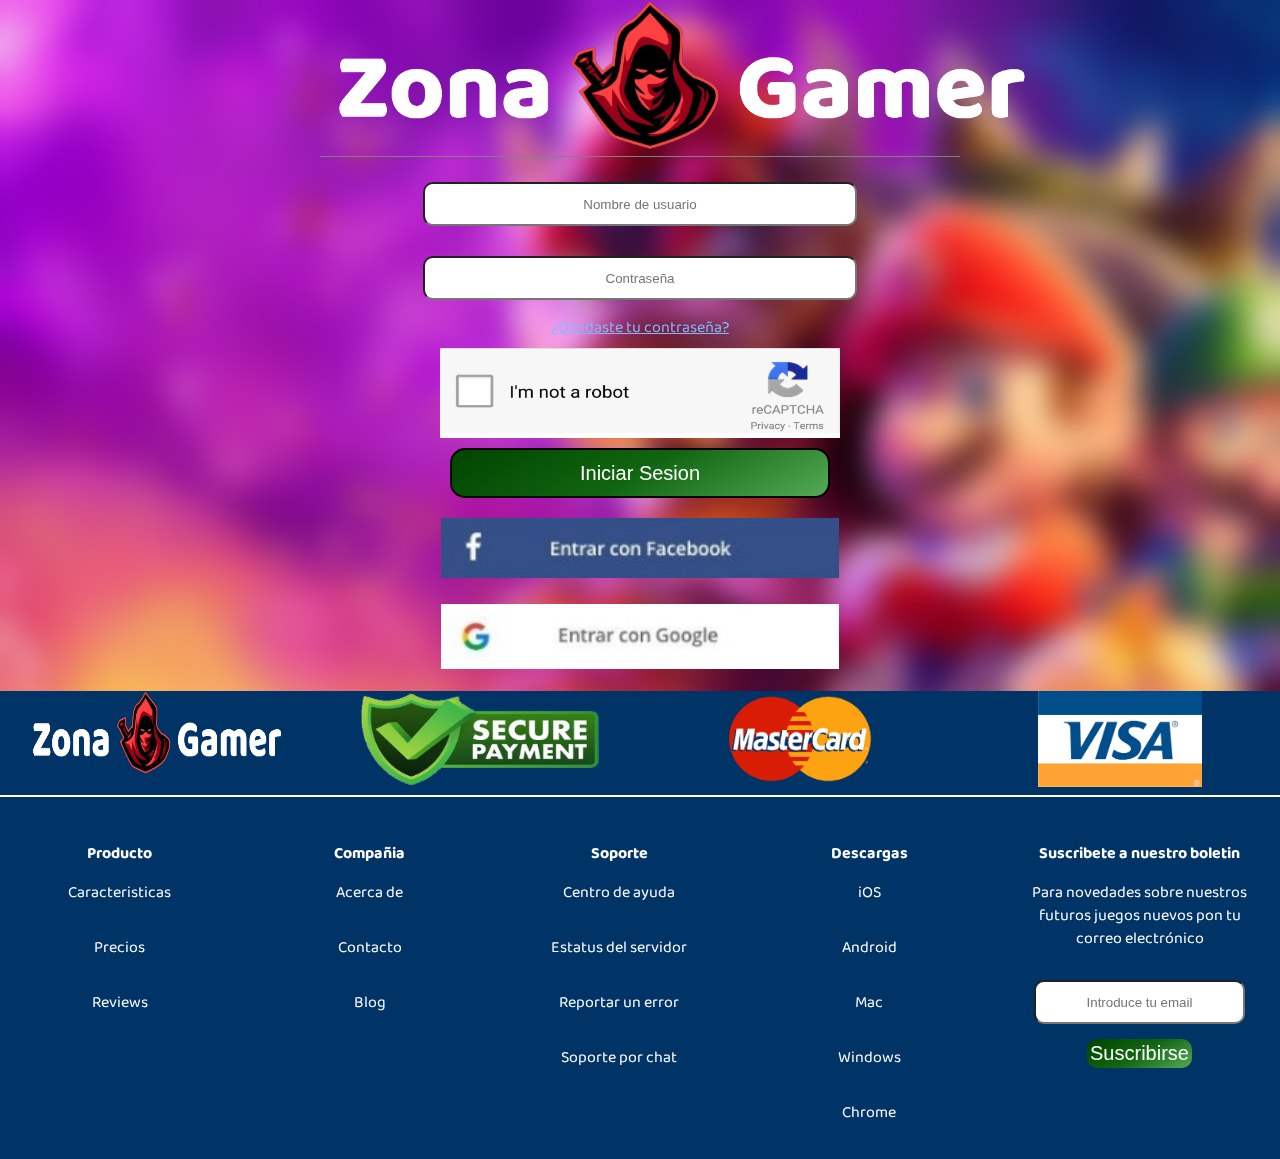
<file: html/login.html>
<!DOCTYPE html>
<html lang="es">
  <head>
    <meta charset="UTF-8" />
    <meta name="viewport" content="width=device-width, initial-scale=1.0" />
    <link rel="stylesheet" href="../css/style.css" />
    <link rel="preconnect" href="https://fonts.gstatic.com" crossorigin>
    <link href="https://fonts.googleapis.com/css2?family=Baloo+Chettan+2&display=swap" rel="stylesheet">
    <title>Document</title>
  </head>
  <body>
    <div class="center-logo">
      <img src="../images/zonagamer2.png" class="image" />
    </div>

    <div class="separator-container">
      <div class="separator"></div>
    </div>

    <div>
      <form class="form">

        <div>
          <input type="user" id="user"  placeholder="Nombre de usuario"/>
        </div>

        <div>
          <div class="password">
            
            
          </div>
          <input type="password" id="password" placeholder="Contraseña" />
        </div>
        <a href="#" >¿Olvidaste tu contraseña?</a>

      </form>

      <div class="container-captcha">
        <img src="../images/captcha2.png" class="captcha">
      </div>

      <button  class="registerButton fill-button " ><span>Iniciar Sesion</span></button>

      <div class="image-container">
        <a href="index.html">
            <img src="../images/entrar_con_face.jpg" class="image-2">
        </a>
        
        <a href="index.html">
            <img src="../images/entrar_con_google.jpg" class="image-3">
        </a>
    </div>
    <footer>
      <div class="image-container2">
        <img src="../images/zonagamer2.png" />
        <img src="../images/secure.png" />
        <img src="../images/master.png" />
        <img src="../images/visa.png" />
    </div>
  
      
      <div class="grid-container">
        <div class="item">
          <b>Producto</b>
          <p>Caracteristicas</p>
          <p>Precios</p>
          <p>Reviews</p>
        </div>
        <div class="item">
          <b>Compañia</b>
          <p>Acerca de</p>
          <p>Contacto</p>
          <p>Blog</p>
        </div>
        <div class="item">
          <b>Soporte</b>
          <p>Centro de ayuda</p>
          <p>Estatus del servidor</p>
          <p>Reportar un error</p>
          <p>Soporte por chat</p>
        </div>
        <div class="item">
          <b>Descargas</b>
          <p>iOS</p>
          <p>Android</p>
          <p>Mac</p>
          <p>Windows</p>
          <p>Chrome</p>
        </div>
        <div class="item">
          <b>Suscribete a nuestro boletin</b>
          <p>Para novedades sobre nuestros futuros juegos nuevos pon tu correo electrónico</p>
          <input class="input-subscribe" placeholder="Introduce tu email">
          <button>Suscribirse</button>
        </div>
      </div>
    </footer>
  <script src="app.js" type="text/javascript"></script>
  </body>
</html>
</file>
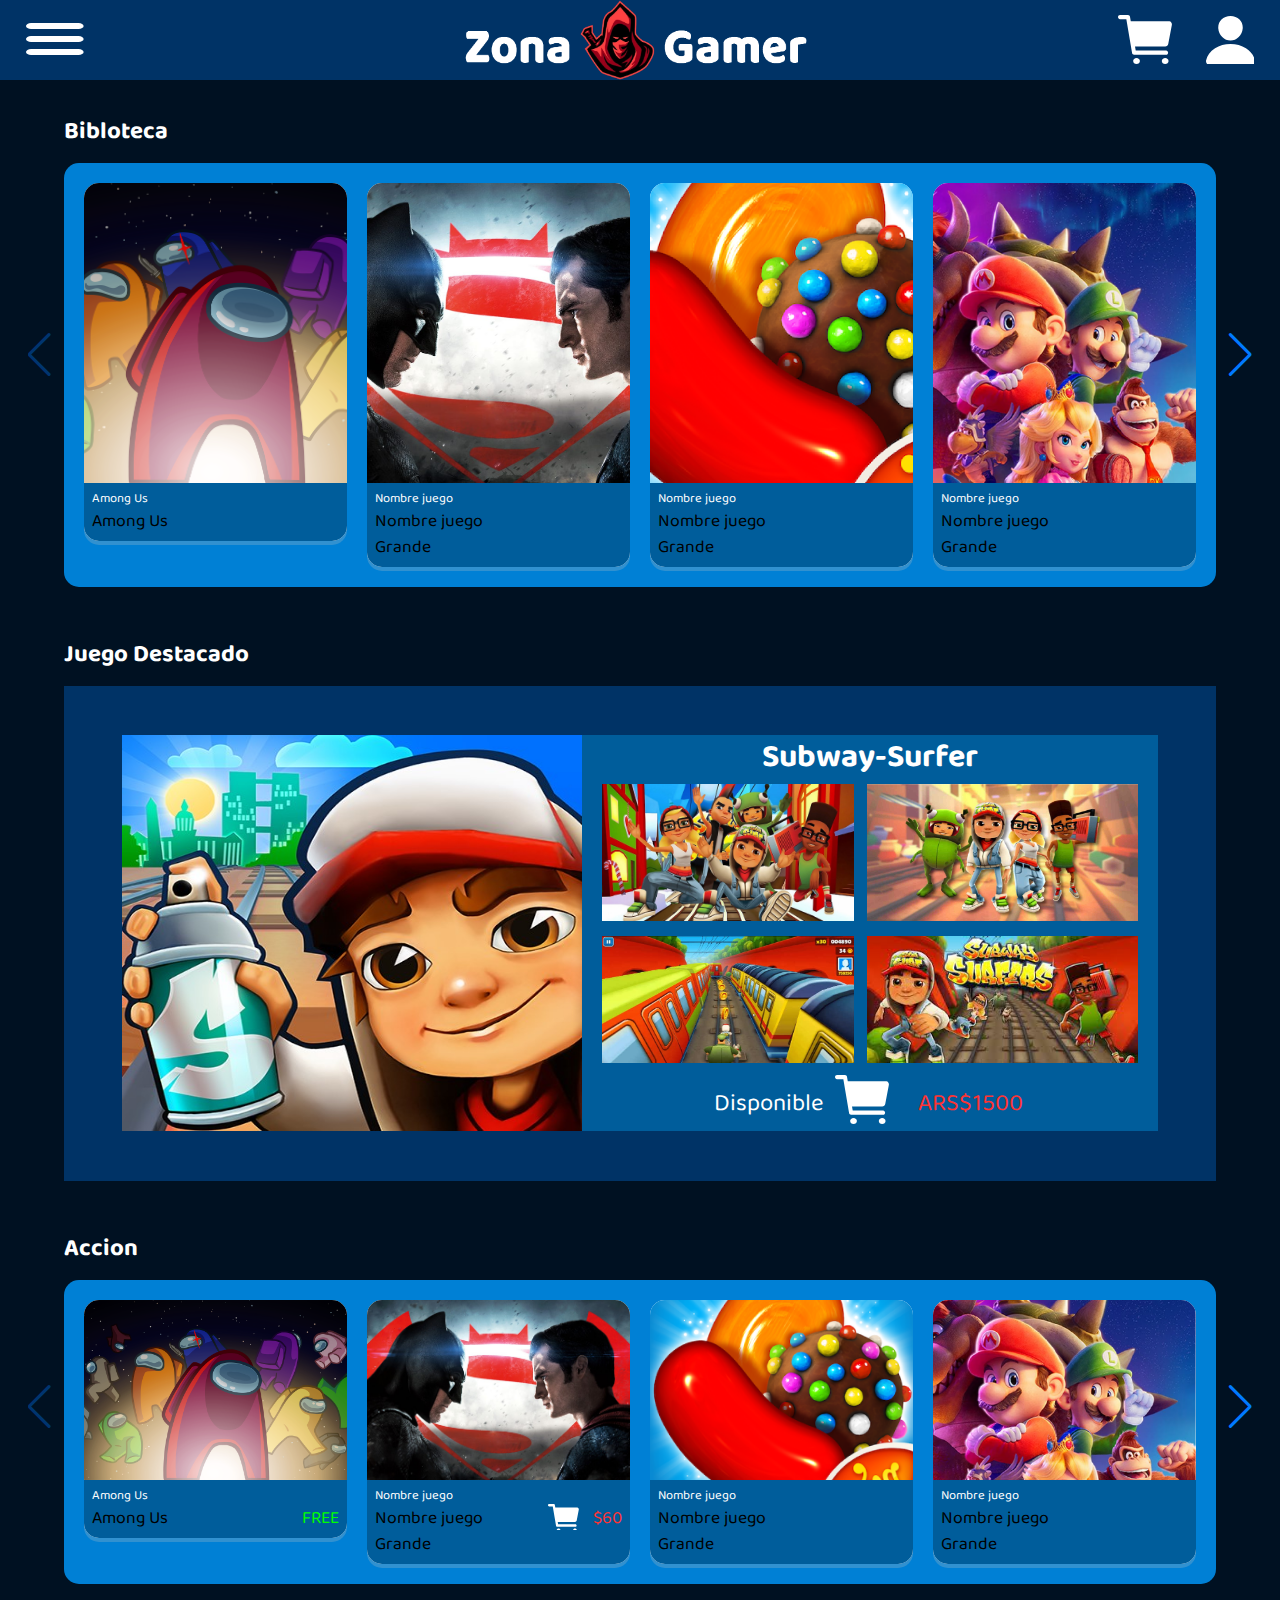
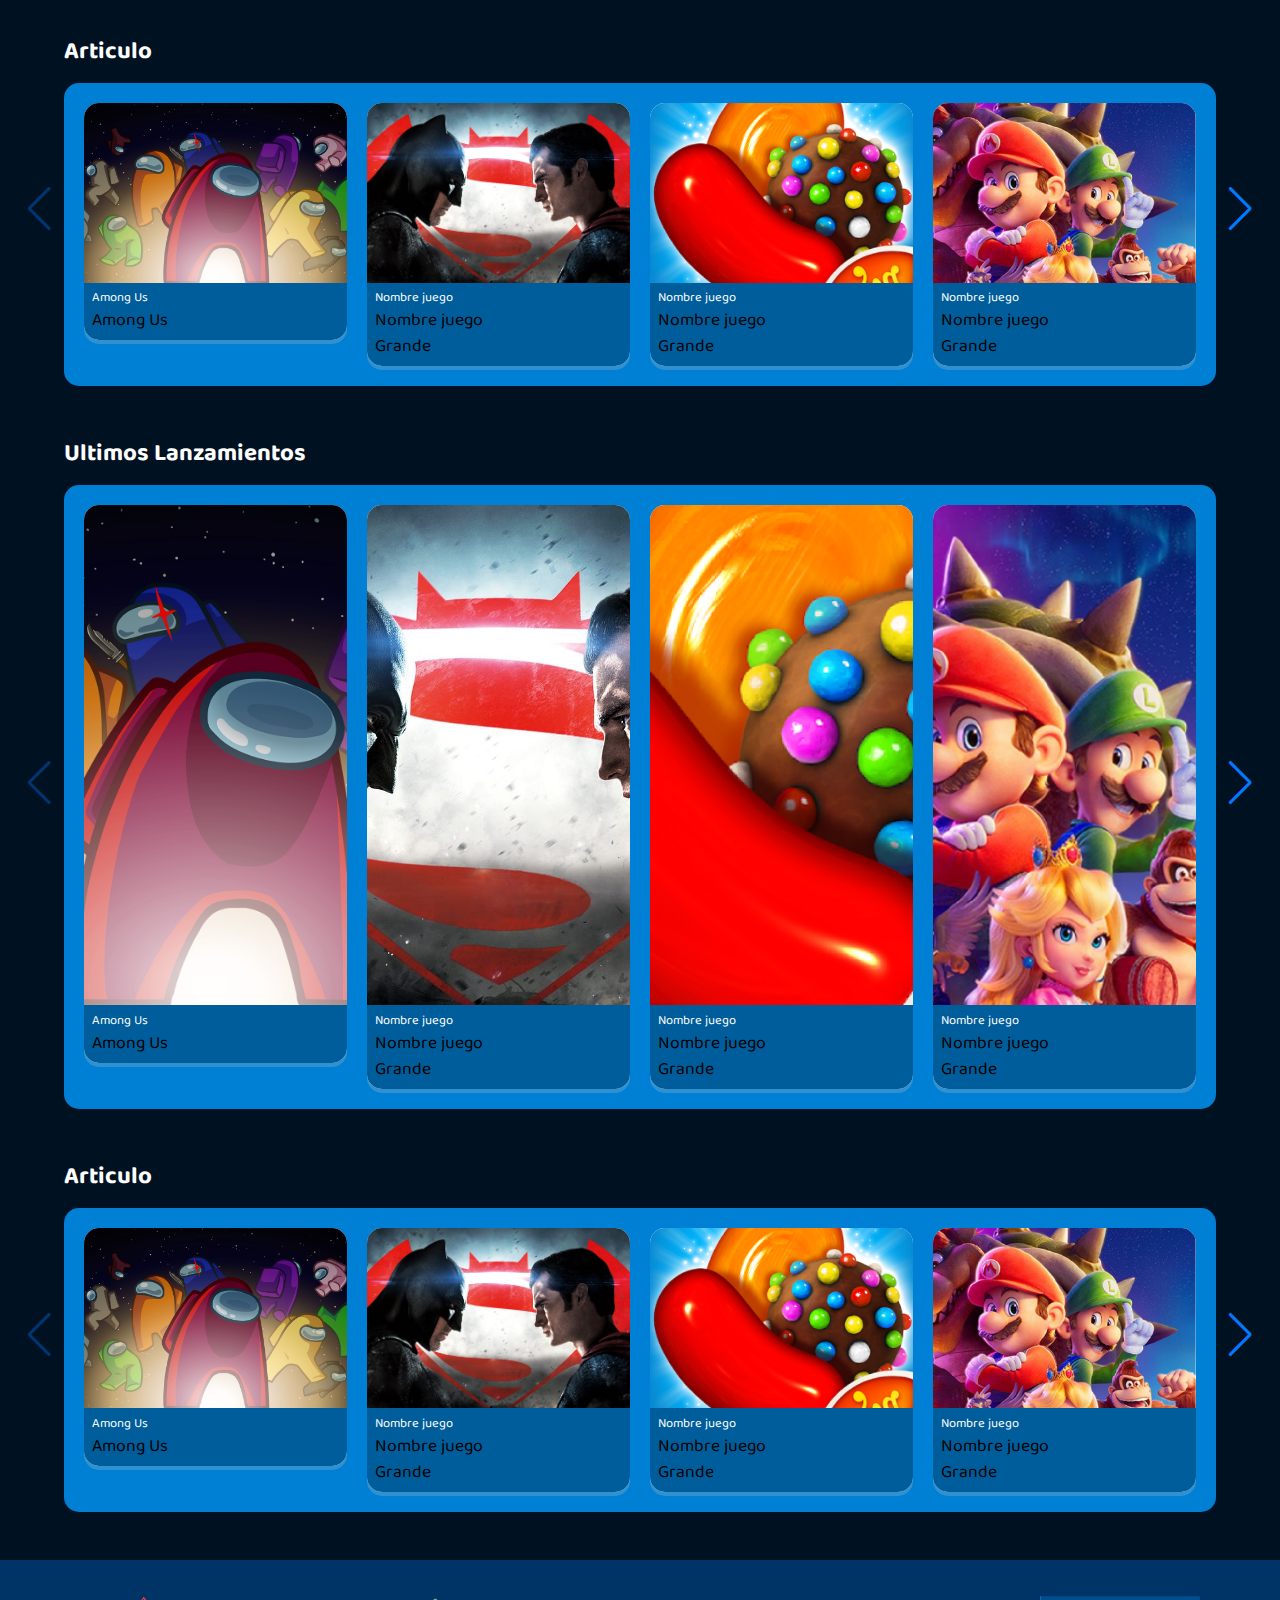
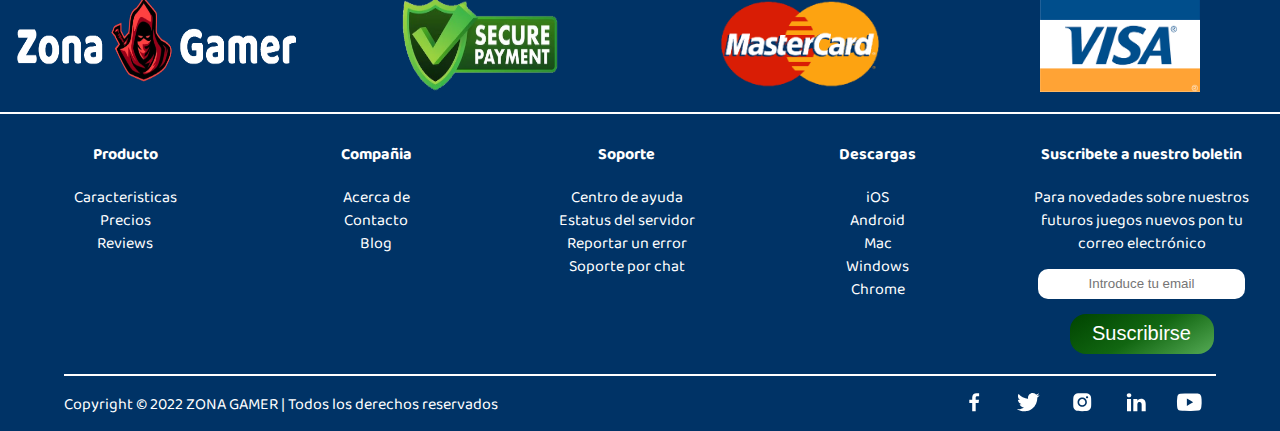
<file: html/prueba.html>
<!DOCTYPE html>
<html lang="en">
  <head>
    <meta charset="UTF-8" />
    <meta name="viewport" content="width=device-width, initial-scale=1.0" />
    <link rel="stylesheet" href="../css/prueba.css" />
    <link rel="preconnect" href="https://fonts.googleapis.com" />
    <link rel="preconnect" href="https://fonts.gstatic.com" crossorigin />
    <link
      href="https://fonts.googleapis.com/css2?family=Baloo+Chettan+2:wght@700&display=swap"
      rel="stylesheet"
    />
    <link
      rel="stylesheet"
      href="https://unpkg.com/swiper/swiper-bundle.min.css"
    />
    <title>ZonaGamer</title>
  </head>
  <body>
    <header>
      <div class="menuHamburgesa">
        <svg class="hamburgesa" id="abrir" class="abrir-menu">
          <rect y="03" rx="5" fill="white" />
          <rect y="16" rx="5" fill="white" />
          <rect y="29" rx="5" fill="white" />
        </svg>
      </div>
      <div class="logoo">
        <img class="logo" src="../images/zonagamer2.png" alt="logo" />
      </div>
      <div class="headerDerecha">
        <svg class="carrito" xmlns="http://www.w3.org/2000/svg">
          <path
            d="M26.4688 70C29.1266 70 31.2812 68.0412 31.2812 65.625C31.2812 63.2088 29.1266 61.25 26.4688 61.25C23.8109 61.25 21.6562 63.2088 21.6562 65.625C21.6562 68.0412 23.8109 70 26.4688 70Z"
            fill="white"
            transform="scale(0.7)"
          />
          <path
            d="M67.375 70C70.0329 70 72.1875 68.0412 72.1875 65.625C72.1875 63.2088 70.0329 61.25 67.375 61.25C64.7171 61.25 62.5625 63.2088 62.5625 65.625C62.5625 68.0412 64.7171 70 67.375 70Z"
            fill="white"
            transform="scale(0.7)"
          />
          <path
            d="M76.0225 10.6229C75.6202 10.1085 75.1134 9.6942 74.5389 9.41007C73.9644 9.12594 73.3365 8.97912 72.701 8.98026H18.2343L17.1373 2.47331C17.0203 1.7802 16.6734 1.15235 16.1577 0.700026C15.6419 0.247706 14.9901 -0.000147878 14.3169 6.61924e-08H2.86337C2.10396 6.61924e-08 1.37565 0.315378 0.838662 0.876753C0.301676 1.43813 0 2.19952 0 2.99342C0 3.78733 0.301676 4.54871 0.838662 5.11009C1.37565 5.67146 2.10396 5.98684 2.86337 5.98684H11.9152L20.0865 54.4017C20.2035 55.0948 20.5504 55.7227 21.0662 56.175C21.582 56.6273 22.2337 56.8751 22.907 56.875H68.7209C69.4803 56.875 70.2086 56.5596 70.7456 55.9983C71.2826 55.4369 71.5843 54.6755 71.5843 53.8816C71.5843 53.0877 71.2826 52.3263 70.7456 51.7649C70.2086 51.2035 69.4803 50.8882 68.7209 50.8882H25.3086L24.2993 44.9013H67.5469C68.5399 44.9 69.502 44.5401 70.2703 43.8824C71.0387 43.2248 71.566 42.3098 71.7632 41.2924L76.9173 14.3516C77.0415 13.6996 77.0256 13.0269 76.8709 12.3821C76.7162 11.7373 76.4264 11.1364 76.0225 10.6229Z"
            fill="white"
            transform="scale(0.7)"
          />
        </svg>
        <svg
          class="user"
          xmlns="http://www.w3.org/2000/svg"
          id="abrir_perfil"
          class="abrir-perfil"
        >
          <path
            d="M47.8958 5.0906C44.6214 1.8078 40.0479 0 35 0C29.9251 0 25.3366 1.79686 22.0773 5.05935C18.7827 8.35776 17.1774 12.8406 17.5543 17.6811C18.3014 27.2311 26.1274 34.9998 35 34.9998C43.8726 34.9998 51.6851 27.2327 52.444 17.6843C52.826 12.8874 51.2106 8.41401 47.8958 5.0906ZM64.6146 69.9996H5.38543C4.61017 70.009 3.84242 69.8577 3.13803 69.5569C2.43363 69.2561 1.81032 68.8132 1.31343 68.2605C0.219706 67.0465 -0.221147 65.3887 0.105286 63.7121C1.52544 56.3965 5.95753 50.2513 12.9237 45.9372C19.1125 42.1076 26.9519 39.9998 35 39.9998C43.0481 39.9998 50.8875 42.1091 57.0763 45.9372C64.0425 50.2497 68.4746 56.395 69.8947 63.7106C70.2211 65.3871 69.7803 67.0449 68.6866 68.259C68.1898 68.8119 67.5666 69.2551 66.8622 69.5562C66.1578 69.8573 65.39 70.0088 64.6146 69.9996Z"
            fill="white"
            transform="scale(0.7)"
          />
        </svg>
      </div>
    </header>

    <!--                                  MENU HAMBURGESA                -->

    <nav class="nav" id="nav">
      <ul class="nav-list">
        <div class="item-menu-hamburgesa">
          <svg class="svg-1" xmlns="http://www.w3.org/2000/svg">
            <path
              d="M31.1667 1.82143C31.1667 0.812054 30.5351 0 29.75 0C28.9649 0 28.3333 0.812054 28.3333 1.82143V2.42857H1.88889C0.844097 2.42857 0 3.51384 0 4.85714V13.3571C0 14.7004 0.844097 15.7857 1.88889 15.7857H2.47917C3.70694 15.7857 4.61007 17.2732 4.30903 18.8062L1.94792 30.9795C1.80625 31.708 1.93611 32.4746 2.29028 33.0665C2.64444 33.6585 3.1934 34 3.77778 34H9.44444C10.3122 34 11.0677 33.2411 11.2743 32.1634L12.809 24.2857H18.9715C20.3705 24.2857 21.616 23.1549 22.0823 21.4625L23.6642 15.7857H25.5C26.0017 15.7857 26.4799 15.5277 26.834 15.0723L28.174 13.3571H32.1111C33.1559 13.3571 34 12.2719 34 10.9286V4.85714C34 3.51384 33.1559 2.42857 32.1111 2.42857H31.1667V1.82143ZM18.9715 20.6429H13.5174L14.4618 15.7857H20.6597L19.4201 20.2406C19.3552 20.4835 19.1722 20.6429 18.9774 20.6429H18.9715ZM4.72222 7.28571H27.3889C27.9083 7.28571 28.3333 7.83214 28.3333 8.5C28.3333 9.16786 27.9083 9.71429 27.3889 9.71429H4.72222C4.20278 9.71429 3.77778 9.16786 3.77778 8.5C3.77778 7.83214 4.20278 7.28571 4.72222 7.28571Z"
              fill="#F2F2F2"
            />
          </svg>
          <li>Accion</li>
        </div>

        <div class="item-menu-hamburgesa">
          <svg class="svg-2" xmlns="http://www.w3.org/2000/svg">
            <path
              d="M17 24.0833H12.75V20.1128C10.2093 18.6432 8.5 15.8961 8.5 12.75C8.5 8.05558 12.3056 4.25 17 4.25C21.6944 4.25 25.5 8.05558 25.5 12.75C25.5 15.8961 23.7906 18.6432 21.25 20.1128V24.0833H17Z"
              stroke="white"
              stroke-width="2"
              stroke-linecap="round"
              stroke-linejoin="round"
            />
            <path
              d="M19.8333 28.333H14.1667C13.3843 28.333 12.75 28.9673 12.75 29.7497C12.75 30.5321 13.3843 31.1663 14.1667 31.1663H19.8333C20.6157 31.1663 21.25 30.5321 21.25 29.7497C21.25 28.9673 20.6157 28.333 19.8333 28.333Z"
              fill="white"
            />
          </svg>
          <li>Estrategia</li>
        </div>

        <div class="item-menu-hamburgesa">
          <svg class="svg-3" xmlns="http://www.w3.org/2000/svg">
            <path
              d="M34.9708 13.6478C34.95 13.5321 34.9195 13.4192 34.8797 13.3109L31.4362 3.66844C30.6423 1.44047 28.7109 0 26.5134 0H8.4866C6.29089 0 4.35769 1.44047 3.56472 3.66844L0.11759 13.3109C0.0392474 13.5284 -0.00078279 13.763 1.15955e-05 14V33.25C1.15955e-05 33.7141 0.153657 34.1592 0.427148 34.4874C0.700638 34.8156 1.07157 35 1.45834 35H4.37501C4.76178 35 5.13272 34.8156 5.40621 34.4874C5.6797 34.1592 5.83334 33.7141 5.83334 33.25V31.5H29.1667V33.25C29.1667 33.7141 29.3203 34.1592 29.5938 34.4874C29.8673 34.8156 30.2382 35 30.625 35H33.5417C33.9284 35 34.2994 34.8156 34.5729 34.4874C34.8464 34.1592 35 33.7141 35 33.25V14C35.0001 13.8817 34.9904 13.7637 34.9708 13.6478ZM7.29168 24.5C6.71481 24.5 6.15091 24.2947 5.67126 23.9101C5.19162 23.5256 4.81778 22.9789 4.59703 22.3394C4.37627 21.6999 4.31851 20.9961 4.43105 20.3172C4.54359 19.6383 4.82138 19.0146 5.22928 18.5251C5.63718 18.0356 6.15688 17.7023 6.72266 17.5673C7.28844 17.4322 7.87488 17.5015 8.40784 17.7664C8.94079 18.0313 9.39631 18.4799 9.71679 19.0555C10.0373 19.6311 10.2083 20.3078 10.2083 21C10.2083 21.9283 9.90105 22.8185 9.35407 23.4749C8.80709 24.1313 8.06522 24.5 7.29168 24.5ZM27.7083 24.5C27.1315 24.5 26.5676 24.2947 26.0879 23.9101C25.6083 23.5256 25.2344 22.9789 25.0137 22.3394C24.7929 21.6999 24.7352 20.9961 24.8477 20.3172C24.9603 19.6383 25.238 19.0146 25.6459 18.5251C26.0538 18.0356 26.5735 17.7023 27.1393 17.5673C27.7051 17.4322 28.2915 17.5015 28.8245 17.7664C29.3574 18.0313 29.813 18.4799 30.1335 19.0555C30.4539 19.6311 30.625 20.3078 30.625 21C30.625 21.9283 30.3177 22.8185 29.7707 23.4749C29.2237 24.1313 28.4819 24.5 27.7083 24.5ZM3.66954 12.25L6.24259 5.04766C6.57254 4.12234 7.47397 3.5 8.4866 3.5H26.5134C27.5251 3.5 28.4275 4.12234 28.7574 5.04766L31.3305 12.25H3.66954Z"
              fill="white"
            />
          </svg>
          <li>Carreras</li>
        </div>

        <div class="item-menu-hamburgesa">
          <svg class="svg-4" xmlns="http://www.w3.org/2000/svg">
            <path
              d="M5.66667 9.91667H9.91667C10.2924 9.91667 10.6527 9.76741 10.9184 9.50173C11.1841 9.23606 11.3333 8.87572 11.3333 8.5V7.08333C11.3333 6.33189 11.6318 5.61122 12.1632 5.07986C12.6946 4.54851 13.4152 4.25 14.1667 4.25C14.9181 4.25 15.6388 4.54851 16.1701 5.07986C16.7015 5.61122 17 6.33189 17 7.08333V8.5C17 8.87572 17.1493 9.23606 17.4149 9.50173C17.6806 9.76741 18.0409 9.91667 18.4167 9.91667H22.6667C23.0424 9.91667 23.4027 10.0659 23.6684 10.3316C23.9341 10.5973 24.0833 10.9576 24.0833 11.3333V15.5833C24.0833 15.9591 24.2326 16.3194 24.4983 16.5851C24.7639 16.8507 25.1243 17 25.5 17H26.9167C27.6681 17 28.3888 17.2985 28.9201 17.8299C29.4515 18.3612 29.75 19.0819 29.75 19.8333C29.75 20.5848 29.4515 21.3054 28.9201 21.8368C28.3888 22.3682 27.6681 22.6667 26.9167 22.6667H25.5C25.1243 22.6667 24.7639 22.8159 24.4983 23.0816C24.2326 23.3473 24.0833 23.7076 24.0833 24.0833V28.3333C24.0833 28.7091 23.9341 29.0694 23.6684 29.3351C23.4027 29.6007 23.0424 29.75 22.6667 29.75H18.4167C18.0409 29.75 17.6806 29.6007 17.4149 29.3351C17.1493 29.0694 17 28.7091 17 28.3333V26.9167C17 26.1652 16.7015 25.4446 16.1701 24.9132C15.6388 24.3818 14.9181 24.0833 14.1667 24.0833C13.4152 24.0833 12.6946 24.3818 12.1632 24.9132C11.6318 25.4446 11.3333 26.1652 11.3333 26.9167V28.3333C11.3333 28.7091 11.1841 29.0694 10.9184 29.3351C10.6527 29.6007 10.2924 29.75 9.91667 29.75H5.66667C5.29094 29.75 4.93061 29.6007 4.66493 29.3351C4.39926 29.0694 4.25 28.7091 4.25 28.3333V24.0833C4.25 23.7076 4.39926 23.3473 4.66493 23.0816C4.93061 22.8159 5.29094 22.6667 5.66667 22.6667H7.08333C7.83478 22.6667 8.55545 22.3682 9.0868 21.8368C9.61816 21.3054 9.91667 20.5848 9.91667 19.8333C9.91667 19.0819 9.61816 18.3612 9.0868 17.8299C8.55545 17.2985 7.83478 17 7.08333 17H5.66667C5.29094 17 4.93061 16.8507 4.66493 16.5851C4.39926 16.3194 4.25 15.9591 4.25 15.5833V11.3333C4.25 10.9576 4.39926 10.5973 4.66493 10.3316C4.93061 10.0659 5.29094 9.91667 5.66667 9.91667Z"
              stroke="#F2F2F2"
              stroke-width="2"
              stroke-linecap="round"
              stroke-linejoin="round"
            />
          </svg>
          <li>Puzzle</li>
        </div>

        <div class="item-menu-hamburgesa">
          <svg class="svg-5" xmlns="http://www.w3.org/2000/svg">
            <path
              d="M17 3.1875C9.384 3.1875 3.1875 9.384 3.1875 17C3.1875 24.616 9.384 30.8125 17 30.8125C24.616 30.8125 30.8125 24.616 30.8125 17C30.8125 9.384 24.616 3.1875 17 3.1875ZM15.8047 5.37944C15.8472 5.37413 15.8939 5.38263 15.9375 5.37944V6.375H18.0625V5.37837C20.7811 5.62158 23.3278 6.81218 25.2578 8.74218C27.1878 10.6722 28.3784 13.2189 28.6216 15.9375H27.625V18.0625H28.6216C28.3784 20.7811 27.1878 23.3278 25.2578 25.2578C23.3278 27.1878 20.7811 28.3784 18.0625 28.6216V27.625H15.9375V28.6216C13.2189 28.3784 10.6722 27.1878 8.74218 25.2578C6.81218 23.3278 5.62158 20.7811 5.37837 18.0625H6.375V15.9375H5.37837C5.87987 10.3668 10.2521 5.93937 15.8047 5.37837V5.37944ZM23.4759 10.5251L14.4447 14.4436L10.5241 23.4749L19.5553 19.5564L23.4759 10.5251ZM17 15.4062C17.85 15.4062 18.5938 16.15 18.5938 17C18.5938 17.85 17.85 18.5938 17 18.5938C16.15 18.5938 15.4062 17.85 15.4062 17C15.4062 16.15 16.15 15.4062 17 15.4062Z"
              fill="white"
            />
          </svg>
          <li>Adventura</li>
        </div>
      </ul>
    </nav>

    <!--                                  MENU USER                -->

    <div class="nav-2" id="nav_2">
      <ul class="nav-list">
        <div class="name-user">
          <img src="../images/icono-perfil.png" class="image-user" />
          <li>Pepito123</li>
          <li class="font">pepito123@gmail.com</li>
        </div>

        <div class="separator"></div>

        <div class="item-menu-user">
          <svg xmlns="http://www.w3.org/2000/svg" class="svg-1">
            <path
              d="M26.8746 11.25C26.5683 15.3805 23.4371 18.75 19.9996 18.75C16.5621 18.75 13.4254 15.3813 13.1246 11.25C12.8121 6.95312 15.8589 3.75 19.9996 3.75C24.1402 3.75 27.1871 7.03125 26.8746 11.25Z"
              stroke="white"
              stroke-width="2"
              stroke-linecap="round"
              stroke-linejoin="round"
            />
            <path
              d="M20.0002 23.75C13.2033 23.75 6.30488 27.5 5.02831 34.5781C4.87441 35.4313 5.35722 36.25 6.25019 36.25H33.7502C34.6439 36.25 35.1268 35.4313 34.9728 34.5781C33.6955 27.5 26.7971 23.75 20.0002 23.75Z"
              stroke="white"
              stroke-width="2"
              stroke-miterlimit="10"
            />
          </svg>
          <li>Perfil</li>
        </div>

        <div class="item-menu-user">
          <svg xmlns="http://www.w3.org/2000/svg" class="svg-1">
            <path
              d="M20.4915 15.0242C19.4657 14.9229 18.4335 15.1411 17.5365 15.6491C16.6395 16.157 15.9213 16.9298 15.4805 17.8616C15.0396 18.7935 14.8975 19.8388 15.0737 20.8545C15.2498 21.8702 15.7357 22.8066 16.4646 23.5355C17.1935 24.2645 18.1299 24.7503 19.1456 24.9265C20.1613 25.1026 21.2067 24.9605 22.1385 24.5197C23.0703 24.0788 23.8431 23.3607 24.351 22.4636C24.859 21.5666 25.0772 20.5345 24.9759 19.5086C24.8604 18.3586 24.3508 17.2839 23.5336 16.4666C22.7163 15.6493 21.6416 15.1397 20.4915 15.0242ZM32.5306 20C32.5274 20.5435 32.4875 21.0861 32.4111 21.6242L35.9431 24.3945C36.0969 24.522 36.2005 24.6999 36.2356 24.8966C36.2706 25.0933 36.2348 25.296 36.1345 25.4688L32.7931 31.25C32.6916 31.4211 32.533 31.5509 32.3452 31.6165C32.1574 31.6821 31.9525 31.6793 31.7665 31.6086L28.2587 30.1961C28.0653 30.1191 27.8558 30.0912 27.6489 30.1151C27.4421 30.139 27.2444 30.2138 27.0736 30.3328C26.5382 30.7015 25.9757 31.029 25.3908 31.3125C25.2069 31.4019 25.0478 31.5352 24.9276 31.7006C24.8075 31.866 24.7299 32.0584 24.7017 32.2609L24.1759 36.0023C24.1414 36.1999 24.0393 36.3794 23.8871 36.5101C23.7349 36.6407 23.5421 36.7145 23.3415 36.7188H16.6587C16.4615 36.7153 16.2713 36.6448 16.1195 36.5189C15.9677 36.3929 15.8633 36.219 15.8236 36.0258L15.2986 32.2898C15.2691 32.0851 15.1895 31.8908 15.0668 31.7243C14.9441 31.5577 14.7822 31.424 14.5954 31.3352C14.0112 31.0532 13.4506 30.7248 12.9189 30.3531C12.7486 30.2347 12.5516 30.1604 12.3455 30.1371C12.1395 30.1138 11.9308 30.1421 11.7384 30.2195L8.23138 31.6313C8.04553 31.702 7.84067 31.7049 7.65287 31.6395C7.46508 31.574 7.30642 31.4444 7.20482 31.2734L3.86342 25.4922C3.76296 25.3195 3.72706 25.1167 3.76211 24.92C3.79716 24.7233 3.90089 24.5454 4.05482 24.418L7.03998 22.0742C7.20352 21.9444 7.33206 21.7758 7.41391 21.5837C7.49577 21.3916 7.52836 21.1821 7.50873 20.9742C7.4806 20.6484 7.46341 20.3234 7.46341 19.9977C7.46341 19.6719 7.47982 19.3516 7.50873 19.0328C7.52622 18.8262 7.49203 18.6185 7.40924 18.4284C7.32646 18.2382 7.19768 18.0717 7.03451 17.9437L4.05092 15.6C3.89948 15.4719 3.79794 15.2947 3.76408 15.0993C3.73023 14.9039 3.76622 14.7028 3.86576 14.5312L7.20717 8.75C7.30864 8.5789 7.46725 8.44911 7.65506 8.38351C7.84286 8.3179 8.04779 8.3207 8.23373 8.39141L11.7415 9.80391C11.935 9.88093 12.1445 9.90875 12.3513 9.88489C12.5582 9.86103 12.7559 9.78623 12.9267 9.66719C13.462 9.29853 14.0246 8.97103 14.6095 8.6875C14.7934 8.59812 14.9524 8.46485 15.0726 8.29944C15.1928 8.13403 15.2704 7.94157 15.2986 7.73906L15.8244 3.99766C15.8589 3.80006 15.961 3.6206 16.1132 3.48993C16.2653 3.35926 16.4582 3.2855 16.6587 3.28125H23.3415C23.5388 3.28466 23.729 3.35516 23.8808 3.48112C24.0326 3.60708 24.137 3.781 24.1767 3.97422L24.7017 7.71016C24.7312 7.9149 24.8108 8.10918 24.9335 8.27573C25.0561 8.44229 25.218 8.57595 25.4048 8.66484C25.989 8.94684 26.5497 9.27524 27.0814 9.64688C27.2516 9.76532 27.4487 9.83955 27.6547 9.86287C27.8608 9.8862 28.0694 9.85788 28.2619 9.78047L31.7689 8.36875C31.9547 8.29798 32.1596 8.29506 32.3474 8.36052C32.5352 8.42597 32.6939 8.5556 32.7954 8.72656L36.1368 14.5078C36.2373 14.6805 36.2732 14.8833 36.2382 15.08C36.2031 15.2767 36.0994 15.4546 35.9454 15.582L32.9603 17.9258C32.796 18.0552 32.6667 18.2236 32.5842 18.4157C32.5016 18.6078 32.4684 18.8176 32.4876 19.0258C32.5134 19.3492 32.5306 19.6742 32.5306 20Z"
              stroke="white"
              stroke-width="2"
              stroke-linecap="round"
              stroke-linejoin="round"
            />
          </svg>
          <li>Configuracion</li>
        </div>

        <div class="item-menu-user">
          <svg xmlns="http://www.w3.org/2000/svg" class="svg-1">
            <path
              d="M13.75 13.75V10.625C13.75 9.7962 14.0792 9.00134 14.6653 8.41529C15.2513 7.82924 16.0462 7.5 16.875 7.5H33.125C33.9538 7.5 34.7487 7.82924 35.3347 8.41529C35.9208 9.00134 36.25 9.7962 36.25 10.625V29.375C36.25 30.2038 35.9208 30.9987 35.3347 31.5847C34.7487 32.1708 33.9538 32.5 33.125 32.5H16.875C16.0462 32.5 15.2513 32.1708 14.6653 31.5847C14.0792 30.9987 13.75 30.2038 13.75 29.375V26.25"
              stroke="white"
              stroke-width="2"
              stroke-linecap="round"
              stroke-linejoin="round"
            />
            <path
              d="M21.25 26.25L27.5 20L21.25 13.75M3.75 20H26.25"
              stroke="white"
              stroke-width="2"
              stroke-linecap="round"
              stroke-linejoin="round"
            />
          </svg>
          <li>Cerrar Sesion</li>
        </div>

        <div class="separator"></div>

        <div class="item-menu-user">
          <svg xmlns="http://www.w3.org/2000/svg" class="svg-1">
            <path
              d="M20 6.25C17.2805 6.25 14.6221 7.05642 12.3609 8.56729C10.0997 10.0782 8.33737 12.2256 7.29666 14.7381C6.25596 17.2506 5.98366 20.0153 6.51421 22.6825C7.04476 25.3497 8.35432 27.7997 10.2773 29.7227C12.2003 31.6457 14.6503 32.9552 17.3175 33.4858C19.9848 34.0163 22.7494 33.744 25.2619 32.7033C27.7744 31.6626 29.9218 29.9003 31.4327 27.6391C32.9436 25.3779 33.75 22.7195 33.75 20C33.75 16.3533 32.3014 12.8559 29.7227 10.2773C27.1441 7.69866 23.6467 6.25 20 6.25Z"
              stroke="white"
              stroke-width="2"
              stroke-miterlimit="10"
            />
            <path
              d="M15.625 15.8039C15.625 15.8039 15.6906 14.4367 17.1539 13.2594C18.0219 12.5601 19.0625 12.3578 20 12.3437C20.8539 12.3328 21.6164 12.4742 22.0727 12.6914C22.8539 13.0633 24.375 13.9711 24.375 15.9015C24.375 17.9328 23.0469 18.8555 21.5336 19.8703C20.0203 20.8851 19.6094 21.9867 19.6094 23.125"
              stroke="white"
              stroke-width="2"
              stroke-miterlimit="10"
              stroke-linecap="round"
            />
            <path
              d="M19.5312 28.75C20.3942 28.75 21.0938 28.0504 21.0938 27.1875C21.0938 26.3246 20.3942 25.625 19.5312 25.625C18.6683 25.625 17.9688 26.3246 17.9688 27.1875C17.9688 28.0504 18.6683 28.75 19.5312 28.75Z"
              fill="white"
            />
          </svg>

          <li>Soporte</li>
        </div>
      </ul>
    </div>

    <!--                                    ARRANCA BIBLOTECA                         -->

    <h2 class="tipoDeJuego">Bibloteca</h2>
    <div class="biblioteca">
      <div class="swiper-container mySwiper" id="swiper0" data-swiper="0">
        <div class="swiper-button-next"></div>
        <div class="swiper-button-prev"></div>
        <div class="swiper-wrapper">
          <div class="swiper-slide">
            <img src="../images/amongUs.png" alt="amongUs" />
            <div class="card-descripcion">
              <div class="card-tittle">
                <p>Among Us</p>
              </div>
              <div class="card-text">
                <p>Among Us</p>
              </div>
            </div>
          </div>
          <div class="swiper-slide">
            <img src="../images/batmanvssuperman.jpg" alt="amongUs" />
            <div class="card-descripcion">
              <div class="card-tittle">
                <p>Nombre juego</p>
              </div>
              <div class="card-text">
                <p>Nombre juego Grande</p>
              </div>
            </div>
          </div>
          <div class="swiper-slide">
            <img src="../images/CandyCrush.png" alt="amongUs" />
            <div class="card-descripcion">
              <div class="card-tittle">
                <p>Nombre juego</p>
              </div>
              <div class="card-text">
                <p>Nombre juego Grande</p>
              </div>
            </div>
          </div>
          <div class="swiper-slide">
            <img src="../images/MarioBros.png" alt="amongUs" />
            <div class="card-descripcion">
              <div class="card-tittle">
                <p>Nombre juego</p>
              </div>
              <div class="card-text">
                <p>Nombre juego Grande</p>
              </div>
            </div>
          </div>
          <div class="swiper-slide">
            <img src="../images/subway.png" alt="amongUs" />
            <div class="card-descripcion">
              <div class="card-tittle">
                <p>Nombre juego</p>
              </div>
              <div class="card-text">
                <p>Nombre juego Grande</p>
              </div>
            </div>
          </div>
          <div class="swiper-slide">
            <img src="../images/FyA.png" alt="amongUs" />
            <div class="card-descripcion">
              <div class="card-tittle">
                <p>Nombre juego</p>
              </div>
              <div class="card-text">
                <p>Nombre juego Grande</p>
              </div>
            </div>
          </div>
        </div>
      </div>
    </div>

    <!--                                    ARRANCA JUEGO DESTACADO                         -->

    <h2 class="tipoDeJuego">Juego Destacado</h2>
    <div class="important-game">
      <div class="content">
        <img src="../images/subway-surfer.jpg" class="image-important-game" />
        <div class="game-details">
          <h1 class="title">Subway-Surfer</h1>
          <div class="mini-image">
            <img
              src="../images/subway-surfer2.jpg"
              class="image-subimportant-game"
            />
            <img
              src="../images/Subway-Surfer3.jpeg"
              class="image-subimportant-game"
            />
            <img
              src="../images/subway-surfers.jpg"
              class="image-subimportant-game"
            />
            <img src="../images/download.jpg" class="image-subimportant-game" />
          </div>
          <div class="price">
            <p>Disponible</p>
            <svg
              class="carrito-juego-destacado"
              xmlns="http://www.w3.org/2000/svg"
            >
              <path
                d="M26.4688 70C29.1266 70 31.2812 68.0412 31.2812 65.625C31.2812 63.2088 29.1266 61.25 26.4688 61.25C23.8109 61.25 21.6562 63.2088 21.6562 65.625C21.6562 68.0412 23.8109 70 26.4688 70Z"
                fill="white"
              />
              <path
                d="M67.375 70C70.0329 70 72.1875 68.0412 72.1875 65.625C72.1875 63.2088 70.0329 61.25 67.375 61.25C64.7171 61.25 62.5625 63.2088 62.5625 65.625C62.5625 68.0412 64.7171 70 67.375 70Z"
                fill="white"
              />
              <path
                d="M76.0225 10.6229C75.6202 10.1085 75.1134 9.6942 74.5389 9.41007C73.9644 9.12594 73.3365 8.97912 72.701 8.98026H18.2343L17.1373 2.47331C17.0203 1.7802 16.6734 1.15235 16.1577 0.700026C15.6419 0.247706 14.9901 -0.000147878 14.3169 6.61924e-08H2.86337C2.10396 6.61924e-08 1.37565 0.315378 0.838662 0.876753C0.301676 1.43813 0 2.19952 0 2.99342C0 3.78733 0.301676 4.54871 0.838662 5.11009C1.37565 5.67146 2.10396 5.98684 2.86337 5.98684H11.9152L20.0865 54.4017C20.2035 55.0948 20.5504 55.7227 21.0662 56.175C21.582 56.6273 22.2337 56.8751 22.907 56.875H68.7209C69.4803 56.875 70.2086 56.5596 70.7456 55.9983C71.2826 55.4369 71.5843 54.6755 71.5843 53.8816C71.5843 53.0877 71.2826 52.3263 70.7456 51.7649C70.2086 51.2035 69.4803 50.8882 68.7209 50.8882H25.3086L24.2993 44.9013H67.5469C68.5399 44.9 69.502 44.5401 70.2703 43.8824C71.0387 43.2248 71.566 42.3098 71.7632 41.2924L76.9173 14.3516C77.0415 13.6996 77.0256 13.0269 76.8709 12.3821C76.7162 11.7373 76.4264 11.1364 76.0225 10.6229Z"
                fill="white"
              />
            </svg>
            <p>ARS$1500</p>
          </div>
        </div>
      </div>
    </div>

    <!--                            MAIN                                               -->

    <h2 class="tipoDeJuego">Accion</h2>
    <div class="main">
      <div class="swiper-container mySwiper" id="swiper1" data-swiper="1">
        <div class="swiper-button-next"></div>
        <div class="swiper-button-prev"></div>
        <div class="swiper-wrapper">
          <div class="swiper-slide">
            <img src="../images/amongUs.png" alt="amongUs" />
            <div class="card-descripcion">
              <div class="card-tittle">
                <p>Among Us</p>
              </div>
              <div class="card-text">
                <p>Among Us</p>
                <p class="free">FREE</p>
              </div>
            </div>
          </div>
          <div class="swiper-slide">
            <img src="../images/batmanvssuperman.jpg" alt="amongUs" />
            <div class="card-descripcion">
              <div class="card-tittle">
                <p>Nombre juego</p>
              </div>
              <div class="card-text">
                <p>Nombre juego Grande</p>
                <p class="pay">
                  <span>
                    <svg
                      class="carrito-juego-carrusel"
                      xmlns="http://www.w3.org/2000/svg"
                    >
                      <path
                        d="M26.4688 70C29.1266 70 31.2812 68.0412 31.2812 65.625C31.2812 63.2088 29.1266 61.25 26.4688 61.25C23.8109 61.25 21.6562 63.2088 21.6562 65.625C21.6562 68.0412 23.8109 70 26.4688 70Z"
                        fill="white"
                        transform="scale(0.4)"
                      />
                      <path
                        d="M67.375 70C70.0329 70 72.1875 68.0412 72.1875 65.625C72.1875 63.2088 70.0329 61.25 67.375 61.25C64.7171 61.25 62.5625 63.2088 62.5625 65.625C62.5625 68.0412 64.7171 70 67.375 70Z"
                        fill="white"
                        transform="scale(0.4)"
                      />
                      <path
                        d="M76.0225 10.6229C75.6202 10.1085 75.1134 9.6942 74.5389 9.41007C73.9644 9.12594 73.3365 8.97912 72.701 8.98026H18.2343L17.1373 2.47331C17.0203 1.7802 16.6734 1.15235 16.1577 0.700026C15.6419 0.247706 14.9901 -0.000147878 14.3169 6.61924e-08H2.86337C2.10396 6.61924e-08 1.37565 0.315378 0.838662 0.876753C0.301676 1.43813 0 2.19952 0 2.99342C0 3.78733 0.301676 4.54871 0.838662 5.11009C1.37565 5.67146 2.10396 5.98684 2.86337 5.98684H11.9152L20.0865 54.4017C20.2035 55.0948 20.5504 55.7227 21.0662 56.175C21.582 56.6273 22.2337 56.8751 22.907 56.875H68.7209C69.4803 56.875 70.2086 56.5596 70.7456 55.9983C71.2826 55.4369 71.5843 54.6755 71.5843 53.8816C71.5843 53.0877 71.2826 52.3263 70.7456 51.7649C70.2086 51.2035 69.4803 50.8882 68.7209 50.8882H25.3086L24.2993 44.9013H67.5469C68.5399 44.9 69.502 44.5401 70.2703 43.8824C71.0387 43.2248 71.566 42.3098 71.7632 41.2924L76.9173 14.3516C77.0415 13.6996 77.0256 13.0269 76.8709 12.3821C76.7162 11.7373 76.4264 11.1364 76.0225 10.6229Z"
                        fill="white"
                        transform="scale(0.4)"
                      />
                    </svg> </span
                  >$60
                </p>
              </div>
            </div>
          </div>
          <div class="swiper-slide">
            <img src="../images/CandyCrush.png" alt="amongUs" />
            <div class="card-descripcion">
              <div class="card-tittle">
                <p>Nombre juego</p>
              </div>
              <div class="card-text">
                <p>Nombre juego Grande</p>
              </div>
            </div>
          </div>
          <div class="swiper-slide">
            <img src="../images/MarioBros.png" alt="amongUs" />
            <div class="card-descripcion">
              <div class="card-tittle">
                <p>Nombre juego</p>
              </div>
              <div class="card-text">
                <p>Nombre juego Grande</p>
              </div>
            </div>
          </div>
          <div class="swiper-slide">
            <img src="../images/subway.png" alt="amongUs" />
            <div class="card-descripcion">
              <div class="card-tittle">
                <p>Nombre juego</p>
              </div>
              <div class="card-text">
                <p>Nombre juego Grande</p>
              </div>
            </div>
          </div>
          <div class="swiper-slide">
            <img src="../images/FyA.png" alt="amongUs" />
            <div class="card-descripcion">
              <div class="card-tittle">
                <p>Nombre juego</p>
              </div>
              <div class="card-text">
                <p>Nombre juego Grande</p>
              </div>
            </div>
          </div>
          <div class="swiper-slide">
            <img src="../images/amongUs.png" alt="amongUs" />
            <div class="card-descripcion">
              <div class="card-tittle">
                <p>Among Us</p>
              </div>
              <div class="card-text">
                <p>Among Us</p>
              </div>
            </div>
          </div>
          <div class="swiper-slide">
            <img src="../images/amongUs.png" alt="amongUs" />
            <div class="card-descripcion">
              <div class="card-tittle">
                <p>Nombre juego</p>
              </div>
              <div class="card-text">
                <p>Nombre juego Grande</p>
              </div>
            </div>
          </div>
          <div class="swiper-slide">
            <img src="../images/amongUs.png" alt="amongUs" />
            <div class="card-descripcion">
              <div class="card-tittle">
                <p>Nombre juego</p>
              </div>
              <div class="card-text">
                <p>Nombre juego Grande</p>
              </div>
            </div>
          </div>
        </div>
      </div>
    </div>
    <h2 class="tipoDeJuego">Articulo</h2>
    <div class="main">
      <div class="swiper-container mySwiper" id="swiper2" data-swiper="2">
        <div class="swiper-button-next"></div>
        <div class="swiper-button-prev"></div>
        <div class="swiper-wrapper">
          <div class="swiper-slide">
            <img src="../images/amongUs.png" alt="amongUs" />
            <div class="card-descripcion">
              <div class="card-tittle">
                <p>Among Us</p>
              </div>
              <div class="card-text">
                <p>Among Us</p>
              </div>
            </div>
          </div>
          <div class="swiper-slide">
            <img src="../images/batmanvssuperman.jpg" alt="amongUs" />
            <div class="card-descripcion">
              <div class="card-tittle">
                <p>Nombre juego</p>
              </div>
              <div class="card-text">
                <p>Nombre juego Grande</p>
              </div>
            </div>
          </div>
          <div class="swiper-slide">
            <img src="../images/CandyCrush.png" alt="amongUs" />
            <div class="card-descripcion">
              <div class="card-tittle">
                <p>Nombre juego</p>
              </div>
              <div class="card-text">
                <p>Nombre juego Grande</p>
              </div>
            </div>
          </div>
          <div class="swiper-slide">
            <img src="../images/MarioBros.png" alt="amongUs" />
            <div class="card-descripcion">
              <div class="card-tittle">
                <p>Nombre juego</p>
              </div>
              <div class="card-text">
                <p>Nombre juego Grande</p>
              </div>
            </div>
          </div>
          <div class="swiper-slide">
            <img src="../images/subway.png" alt="amongUs" />
            <div class="card-descripcion">
              <div class="card-tittle">
                <p>Nombre juego</p>
              </div>
              <div class="card-text">
                <p>Nombre juego Grande</p>
              </div>
            </div>
          </div>
          <div class="swiper-slide">
            <img src="../images/FyA.png" alt="amongUs" />
            <div class="card-descripcion">
              <div class="card-tittle">
                <p>Nombre juego</p>
              </div>
              <div class="card-text">
                <p>Nombre juego Grande</p>
              </div>
            </div>
          </div>
          <div class="swiper-slide">
            <img src="../images/amongUs.png" alt="amongUs" />
            <div class="card-descripcion">
              <div class="card-tittle">
                <p>Among Us</p>
              </div>
              <div class="card-text">
                <p>Among Us</p>
              </div>
            </div>
          </div>
          <div class="swiper-slide">
            <img src="../images/amongUs.png" alt="amongUs" />
            <div class="card-descripcion">
              <div class="card-tittle">
                <p>Nombre juego</p>
              </div>
              <div class="card-text">
                <p>Nombre juego Grande</p>
              </div>
            </div>
          </div>
          <div class="swiper-slide">
            <img src="../images/amongUs.png" alt="amongUs" />
            <div class="card-descripcion">
              <div class="card-tittle">
                <p>Nombre juego</p>
              </div>
              <div class="card-text">
                <p>Nombre juego Grande</p>
              </div>
            </div>
          </div>
        </div>
      </div>
    </div>

    <!--                                    ARRANCA ULTIMOS LANZAMIENTOS                         -->

    <h2 class="tipoDeJuego">Ultimos Lanzamientos</h2>
    <div class="ultimosLanzamientos">
      <div class="swiper-container mySwiper" id="swiper3" data-swiper="3">
        <div class="swiper-button-next"></div>
        <div class="swiper-button-prev"></div>
        <div class="swiper-wrapper">
          <div class="swiper-slide">
            <img src="../images/amongUs.png" alt="amongUs" />
            <div class="card-descripcion">
              <div class="card-tittle">
                <p>Among Us</p>
              </div>
              <div class="card-text">
                <p>Among Us</p>
              </div>
            </div>
          </div>
          <div class="swiper-slide">
            <img src="../images/batmanvssuperman.jpg" alt="amongUs" />
            <div class="card-descripcion">
              <div class="card-tittle">
                <p>Nombre juego</p>
              </div>
              <div class="card-text">
                <p>Nombre juego Grande</p>
              </div>
            </div>
          </div>
          <div class="swiper-slide">
            <img src="../images/CandyCrush.png" alt="amongUs" />
            <div class="card-descripcion">
              <div class="card-tittle">
                <p>Nombre juego</p>
              </div>
              <div class="card-text">
                <p>Nombre juego Grande</p>
              </div>
            </div>
          </div>
          <div class="swiper-slide">
            <img src="../images/MarioBros.png" alt="amongUs" />
            <div class="card-descripcion">
              <div class="card-tittle">
                <p>Nombre juego</p>
              </div>
              <div class="card-text">
                <p>Nombre juego Grande</p>
              </div>
            </div>
          </div>
          <div class="swiper-slide">
            <img src="../images/subway.png" alt="amongUs" />
            <div class="card-descripcion">
              <div class="card-tittle">
                <p>Nombre juego</p>
              </div>
              <div class="card-text">
                <p>Nombre juego Grande</p>
              </div>
            </div>
          </div>
          <div class="swiper-slide">
            <img src="../images/FyA.png" alt="amongUs" />
            <div class="card-descripcion">
              <div class="card-tittle">
                <p>Nombre juego</p>
              </div>
              <div class="card-text">
                <p>Nombre juego Grande</p>
              </div>
            </div>
          </div>
        </div>
      </div>
    </div>

    <h2 class="tipoDeJuego">Articulo</h2>
    <div class="main">
      <div class="swiper-container mySwiper" id="swiper4" data-swiper="4">
        <div class="swiper-button-next"></div>
        <div class="swiper-button-prev"></div>
        <div class="swiper-wrapper">
          <div class="swiper-slide">
            <img src="../images/amongUs.png" alt="amongUs" />
            <div class="card-descripcion">
              <div class="card-tittle">
                <p>Among Us</p>
              </div>
              <div class="card-text">
                <p>Among Us</p>
              </div>
            </div>
          </div>
          <div class="swiper-slide">
            <img src="../images/batmanvssuperman.jpg" alt="amongUs" />
            <div class="card-descripcion">
              <div class="card-tittle">
                <p>Nombre juego</p>
              </div>
              <div class="card-text">
                <p>Nombre juego Grande</p>
              </div>
            </div>
          </div>
          <div class="swiper-slide">
            <img src="../images/CandyCrush.png" alt="amongUs" />
            <div class="card-descripcion">
              <div class="card-tittle">
                <p>Nombre juego</p>
              </div>
              <div class="card-text">
                <p>Nombre juego Grande</p>
              </div>
            </div>
          </div>
          <div class="swiper-slide">
            <img src="../images/MarioBros.png" alt="amongUs" />
            <div class="card-descripcion">
              <div class="card-tittle">
                <p>Nombre juego</p>
              </div>
              <div class="card-text">
                <p>Nombre juego Grande</p>
              </div>
            </div>
          </div>
          <div class="swiper-slide">
            <img src="../images/subway.png" alt="amongUs" />
            <div class="card-descripcion">
              <div class="card-tittle">
                <p>Nombre juego</p>
              </div>
              <div class="card-text">
                <p>Nombre juego Grande</p>
              </div>
            </div>
          </div>
          <div class="swiper-slide">
            <img src="../images/FyA.png" alt="amongUs" />
            <div class="card-descripcion">
              <div class="card-tittle">
                <p>Nombre juego</p>
              </div>
              <div class="card-text">
                <p>Nombre juego Grande</p>
              </div>
            </div>
          </div>
          <div class="swiper-slide">
            <img src="../images/amongUs.png" alt="amongUs" />
            <div class="card-descripcion">
              <div class="card-tittle">
                <p>Among Us</p>
              </div>
              <div class="card-text">
                <p>Among Us</p>
              </div>
            </div>
          </div>
          <div class="swiper-slide">
            <img src="../images/amongUs.png" alt="amongUs" />
            <div class="card-descripcion">
              <div class="card-tittle">
                <p>Nombre juego</p>
              </div>
              <div class="card-text">
                <p>Nombre juego Grande</p>
              </div>
            </div>
          </div>
          <div class="swiper-slide">
            <img src="../images/amongUs.png" alt="amongUs" />
            <div class="card-descripcion">
              <div class="card-tittle">
                <p>Nombre juego</p>
              </div>
              <div class="card-text">
                <p>Nombre juego Grande</p>
              </div>
            </div>
          </div>
        </div>
      </div>
    </div>

    <footer>
      <div class="image-container2">
        <img src="../images/zonagamer2.png" />
        <img src="../images/secure.png" />
        <img src="../images/master.png" />
        <img src="../images/visa.png" />
      </div>
      <div class="grid-container">
        <div class="item">
          <b>Producto</b>
          <p>Caracteristicas</p>
          <p>Precios</p>
          <p>Reviews</p>
        </div>
        <div class="item">
          <b>Compañia</b>
          <p>Acerca de</p>
          <p>Contacto</p>
          <p>Blog</p>
        </div>
        <div class="item">
          <b>Soporte</b>
          <p>Centro de ayuda</p>
          <p>Estatus del servidor</p>
          <p>Reportar un error</p>
          <p>Soporte por chat</p>
        </div>
        <div class="item">
          <b>Descargas</b>
          <p>iOS</p>
          <p>Android</p>
          <p>Mac</p>
          <p>Windows</p>
          <p>Chrome</p>
        </div>
        <div class="item">
          <b>Suscribete a nuestro boletin</b>
          <p>
            Para novedades sobre nuestros futuros juegos nuevos pon tu correo
            electrónico
          </p>
          <input class="input-subscribe" placeholder="Introduce tu email" />
          <button>Suscribirse</button>
        </div>
      </div>
      <div class="footer-copyright-redes">
        <p>Copyright © 2022 ZONA GAMER | Todos los derechos reservados</p>
        <div class="redes">
          <svg
            xmlns="http://www.w3.org/2000/svg"
            width="20"
            height="20"
            viewBox="0 0 11 20"
            fill="none"
          >
            <path
              d="M7.30509 19.1514V10.9407H10.1998L10.6332 7.74087H7.30501V5.6979C7.30501 4.77147 7.57518 4.14015 8.97063 4.14015L10.7503 4.13936V1.27744C10.4425 1.23851 9.38599 1.15137 8.15701 1.15137C5.59099 1.15137 3.83425 2.64254 3.83425 5.38109V7.74087H0.932129V10.9407H3.83425V19.1513H7.30509V19.1514Z"
              fill="white"
            />
          </svg>
          <svg
            xmlns="http://www.w3.org/2000/svg"
            width="20"
            height="20"
            viewBox="0 0 19 16"
            fill="none"
          >
            <path
              d="M12.8684 0.852851V0.849609H13.7124L14.0207 0.911201C14.2263 0.951187 14.413 1.00359 14.5807 1.06842C14.7484 1.13326 14.9108 1.2089 15.0676 1.29534C15.2245 1.38178 15.3668 1.46986 15.4945 1.55954C15.6211 1.64815 15.7347 1.74216 15.8354 1.84156C15.9349 1.94206 16.0902 1.96799 16.3012 1.91936C16.5122 1.87074 16.7394 1.8032 16.9829 1.71676C17.2263 1.63032 17.4671 1.53307 17.7051 1.42501C17.9432 1.31695 18.0882 1.24834 18.1402 1.21916C18.191 1.18892 18.2181 1.17271 18.2213 1.17054L18.2245 1.16567L18.2408 1.15757L18.257 1.14946L18.2732 1.14136L18.2895 1.13326L18.2927 1.12839L18.2976 1.12515L18.3025 1.12191L18.3057 1.11705L18.3219 1.11219L18.3382 1.10894L18.3349 1.13326L18.33 1.15757L18.3219 1.18188L18.3138 1.20619L18.3057 1.2224L18.2976 1.23861L18.2895 1.26292C18.2841 1.27913 18.2787 1.30074 18.2732 1.32776C18.2678 1.35478 18.2164 1.46282 18.119 1.65193C18.0217 1.84103 17.8999 2.03282 17.7538 2.22732C17.6078 2.42182 17.4768 2.56877 17.3611 2.66819C17.2442 2.76868 17.1668 2.83892 17.129 2.8789C17.0911 2.91996 17.0451 2.95777 16.991 2.99236L16.9098 3.04585L16.8936 3.05395L16.8774 3.06206L16.8741 3.06692L16.8693 3.07016L16.8644 3.0734L16.8611 3.07827L16.8449 3.08637L16.8287 3.09447L16.8255 3.09934L16.8206 3.10258L16.8157 3.10582L16.8125 3.11068L16.8092 3.11554L16.8043 3.11879L16.7995 3.12203L16.7962 3.12689H16.8774L17.3318 3.02964C17.6348 2.96481 17.9243 2.88647 18.2002 2.79462L18.6384 2.64874L18.6871 2.63253L18.7115 2.62443L18.7277 2.61633L18.7439 2.60822L18.7602 2.60012L18.7764 2.59201L18.8088 2.58715L18.8413 2.58391V2.61633L18.8332 2.61957L18.8251 2.62443L18.8218 2.62929L18.817 2.63253L18.8121 2.63578L18.8088 2.64064L18.8056 2.6455L18.8007 2.64874L18.7959 2.65198L18.7926 2.65685L18.7894 2.66171L18.7845 2.66495L18.7764 2.68116L18.7683 2.69737L18.7634 2.70061C18.7612 2.70385 18.6925 2.79569 18.5573 2.97615C18.422 3.15769 18.349 3.24952 18.3382 3.2517C18.3273 3.25494 18.3122 3.27115 18.2927 3.30032C18.2743 3.33057 18.1596 3.45106 17.9486 3.66177C17.7376 3.87248 17.531 4.05994 17.3286 4.2242C17.1252 4.38953 17.0224 4.59267 17.0202 4.83364C17.017 5.07352 17.0045 5.34475 16.9829 5.6473C16.9612 5.94986 16.9207 6.27672 16.8611 6.62791C16.8016 6.97909 16.7097 7.3762 16.5852 7.81922C16.4608 8.26225 16.3093 8.69448 16.1308 9.1159C15.9522 9.53732 15.7656 9.91551 15.5708 10.2505C15.376 10.5855 15.1975 10.8691 15.0352 11.1014C14.8729 11.3337 14.7079 11.5526 14.5401 11.7579C14.3724 11.9632 14.1604 12.1944 13.9039 12.4516C13.6464 12.7077 13.5057 12.8482 13.4819 12.873C13.457 12.8968 13.351 12.9854 13.1638 13.1388C12.9777 13.2933 12.7775 13.4479 12.5632 13.6024C12.3501 13.7558 12.1542 13.8839 11.9757 13.9865C11.7971 14.0892 11.5818 14.2064 11.3297 14.3382C11.0787 14.4712 10.807 14.5943 10.5149 14.7078C10.2227 14.8213 9.91435 14.9266 9.58973 15.0239C9.26511 15.1211 8.95132 15.1968 8.64834 15.2508C8.34538 15.3048 8.00182 15.3507 7.61768 15.3886L7.04149 15.4453V15.4534H5.98648V15.4453L5.84852 15.4372C5.75656 15.4318 5.68081 15.4264 5.62129 15.421C5.56179 15.4156 5.33725 15.3858 4.94771 15.3318C4.55817 15.2778 4.2525 15.2238 4.03067 15.1697C3.80886 15.1157 3.47882 15.0131 3.04059 14.8618C2.60235 14.7105 2.22742 14.5576 1.91579 14.4031C1.60525 14.2496 1.41048 14.1524 1.33148 14.1113C1.25357 14.0713 1.16593 14.0216 1.06854 13.9622L0.922463 13.8731L0.919233 13.8682L0.914347 13.865L0.909478 13.8617L0.906232 13.8569L0.890001 13.8488L0.87377 13.8406L0.87054 13.8358L0.865655 13.8325L0.860786 13.8293L0.857539 13.8244L0.854309 13.8196L0.849424 13.8163H0.841309V13.7839L0.857539 13.7872L0.87377 13.792L0.946809 13.8001C0.995502 13.8055 1.12806 13.8136 1.34446 13.8244C1.56089 13.8353 1.79081 13.8353 2.03428 13.8244C2.27774 13.8136 2.52662 13.7893 2.78089 13.7515C3.03518 13.7137 3.33545 13.6489 3.68171 13.557C4.02797 13.4651 4.3461 13.356 4.63609 13.2296C4.925 13.1021 5.13058 13.007 5.25287 12.9443C5.37405 12.8827 5.55908 12.7682 5.80795 12.6007L6.18125 12.3495L6.1845 12.3446L6.18937 12.3414L6.19426 12.3381L6.19749 12.3333L6.20073 12.3284L6.2056 12.3252L6.21049 12.3219L6.21372 12.3171L6.22995 12.3122L6.24618 12.309L6.24942 12.2927L6.25429 12.2765L6.25918 12.2733L6.26241 12.2684L6.13256 12.2603C6.046 12.2549 5.96214 12.2495 5.88098 12.2441C5.79983 12.2387 5.67269 12.2144 5.49956 12.1712C5.32644 12.128 5.13979 12.0631 4.9396 11.9767C4.73942 11.8902 4.54465 11.7876 4.35529 11.6687C4.16594 11.5499 4.02905 11.451 3.94464 11.3721C3.86133 11.2943 3.75312 11.1841 3.62003 11.0415C3.48802 10.8978 3.37332 10.7502 3.27593 10.599C3.17855 10.4477 3.0855 10.2732 2.99678 10.0754L2.86205 9.78044L2.85393 9.75613L2.84582 9.73182L2.84095 9.71561L2.8377 9.6994L2.86205 9.70264L2.88639 9.7075L3.06493 9.73182C3.18397 9.74803 3.37063 9.75342 3.6249 9.74803C3.87919 9.74263 4.05501 9.73182 4.1524 9.71561C4.24978 9.6994 4.3093 9.68859 4.33094 9.68319L4.3634 9.67509L4.40398 9.66698L4.44455 9.65888L4.4478 9.65402L4.45267 9.65078L4.45756 9.64753L4.46079 9.64267L4.42832 9.63457L4.39586 9.62646L4.3634 9.61836L4.33094 9.61025L4.29848 9.60215C4.27684 9.59675 4.23897 9.58594 4.18486 9.56973C4.13076 9.55352 3.98469 9.49409 3.74663 9.39144C3.50859 9.28879 3.31922 9.18884 3.17855 9.09159C3.03753 8.99405 2.90306 8.88739 2.77602 8.77228C2.64942 8.65558 2.51039 8.50538 2.35889 8.32169C2.20741 8.138 2.07216 7.92458 1.95312 7.68145C1.8341 7.43833 1.74483 7.20601 1.68531 6.98449C1.62603 6.76427 1.58692 6.53913 1.56847 6.31184L1.53923 5.97147L1.55547 5.97471L1.5717 5.97957L1.58793 5.98767L1.60416 5.99578L1.62039 6.00388L1.63662 6.01199L1.8882 6.12545C2.05593 6.20109 2.26422 6.26592 2.51308 6.31995C2.76197 6.37397 2.91074 6.4037 2.95943 6.40909L3.03247 6.4172H3.17855L3.17532 6.41234L3.17043 6.40909L3.16556 6.40585L3.16232 6.40099L3.15909 6.39613L3.1542 6.39289L3.14933 6.38964L3.14609 6.38478L3.12986 6.37668L3.11363 6.36857L3.1104 6.36371L3.10551 6.36047L3.10064 6.35723L3.0974 6.35236L3.08116 6.34426L3.06493 6.33616L3.0617 6.33129C3.05846 6.32912 3.01192 6.29455 2.9221 6.22756C2.83337 6.15948 2.74032 6.07142 2.64293 5.96336C2.54555 5.8553 2.44816 5.74184 2.35078 5.62299C2.25321 5.50386 2.16631 5.3764 2.09108 5.24209C2.01535 5.10702 1.93527 4.9352 1.85087 4.72666C1.76755 4.51919 1.70425 4.3101 1.66097 4.0994C1.61769 3.88869 1.59335 3.68068 1.58793 3.47537C1.58252 3.27006 1.58793 3.09447 1.60416 2.9486C1.62039 2.80272 1.65285 2.63793 1.70154 2.45424C1.75024 2.27055 1.82058 2.07605 1.91254 1.87074L2.05051 1.56278L2.05862 1.53847L2.06674 1.51415L2.07162 1.51091L2.07485 1.50605L2.0781 1.50119L2.08297 1.49795L2.08785 1.50119L2.09108 1.50605L2.09433 1.51091L2.0992 1.51415L2.10408 1.5174L2.10731 1.52226L2.11056 1.52712L2.11543 1.53036L2.12354 1.54657L2.13166 1.56278L2.13655 1.56602L2.13978 1.57088L2.35889 1.81401C2.50497 1.97609 2.6781 2.15709 2.87828 2.35699C3.07847 2.55689 3.18938 2.66062 3.21101 2.66819C3.23266 2.67683 3.2597 2.70168 3.29217 2.74275C3.32463 2.78274 3.43284 2.87837 3.61678 3.02964C3.80074 3.18091 4.04149 3.35652 4.33905 3.55641C4.63663 3.75631 4.96665 3.95352 5.32914 4.14802C5.69163 4.34252 6.08118 4.51811 6.49776 4.67479C6.91435 4.83148 7.20651 4.93413 7.37422 4.98275C7.54195 5.03138 7.82868 5.09351 8.23446 5.16915C8.64023 5.24479 8.94592 5.29342 9.1515 5.31503C9.35709 5.33663 9.49777 5.34906 9.5735 5.35231L9.68712 5.35555L9.68389 5.33123L9.679 5.30692L9.64654 5.10432C9.6249 4.96925 9.61408 4.78015 9.61408 4.53702C9.61408 4.2939 9.63302 4.06969 9.67088 3.86437C9.70877 3.65906 9.76558 3.45106 9.84131 3.24035C9.91706 3.02964 9.99118 2.86052 10.0637 2.73303C10.1373 2.6066 10.2336 2.46235 10.3526 2.30026C10.4716 2.13818 10.6258 1.9707 10.8152 1.7978C11.0045 1.62491 11.2209 1.47093 11.4644 1.33586C11.7079 1.2008 11.9324 1.09813 12.138 1.0279C12.3436 0.957671 12.5167 0.911736 12.6574 0.89013C12.798 0.868525 12.8684 0.856093 12.8684 0.852851V0.852851Z"
              fill="white"
            />
          </svg>
          <svg
            xmlns="http://www.w3.org/2000/svg"
            width="20"
            height="20"
            viewBox="0 0 19 20"
            fill="none"
          >
            <path
              fill-rule="evenodd"
              clip-rule="evenodd"
              d="M0.841309 10.1514C0.841309 6.55623 0.841309 4.75866 1.698 3.46392C2.08055 2.88576 2.5757 2.39061 3.15386 2.00806C4.4486 1.15137 6.24617 1.15137 9.84131 1.15137C13.4364 1.15137 15.234 1.15137 16.5288 2.00806C17.1069 2.39061 17.6021 2.88576 17.9846 3.46392C18.8413 4.75866 18.8413 6.55623 18.8413 10.1514C18.8413 13.7465 18.8413 15.5441 17.9846 16.8388C17.6021 17.417 17.1069 17.9121 16.5288 18.2947C15.234 19.1514 13.4364 19.1514 9.84131 19.1514C6.24617 19.1514 4.4486 19.1514 3.15386 18.2947C2.5757 17.9121 2.08055 17.417 1.698 16.8388C0.841309 15.5441 0.841309 13.7465 0.841309 10.1514ZM14.5006 10.1516C14.5006 12.7249 12.4145 14.811 9.84115 14.811C7.26783 14.811 5.18174 12.7249 5.18174 10.1516C5.18174 7.57827 7.26783 5.49219 9.84115 5.49219C12.4145 5.49219 14.5006 7.57827 14.5006 10.1516ZM9.84115 13.2346C11.5438 13.2346 12.9242 11.8543 12.9242 10.1516C12.9242 8.4489 11.5438 7.06859 9.84115 7.06859C8.13845 7.06859 6.75814 8.4489 6.75814 10.1516C6.75814 11.8543 8.13845 13.2346 9.84115 13.2346ZM14.6846 6.35292C15.2892 6.35292 15.7794 5.86275 15.7794 5.25809C15.7794 4.65344 15.2892 4.16327 14.6846 4.16327C14.0799 4.16327 13.5898 4.65344 13.5898 5.25809C13.5898 5.86275 14.0799 6.35292 14.6846 6.35292Z"
              fill="white"
            />
          </svg>
          <svg
            xmlns="http://www.w3.org/2000/svg"
            width="20"
            height="20"
            viewBox="0 0 19 19"
            fill="none"
          >
            <path
              d="M0.841309 3.07142C0.841309 2.49421 1.04402 2.01802 1.44942 1.64285C1.85482 1.26766 2.38185 1.08008 3.0305 1.08008C3.66757 1.08008 4.183 1.26477 4.57683 1.63419C4.98223 2.01514 5.18494 2.51152 5.18494 3.12337C5.18494 3.67748 4.98803 4.13923 4.5942 4.50865C4.1888 4.8896 3.65598 5.08008 2.99575 5.08008H2.97837C2.3413 5.08008 1.82587 4.8896 1.43204 4.50865C1.03821 4.1277 0.841309 3.64861 0.841309 3.07142ZM1.06718 18.2229V6.65583H4.92432V18.2229H1.06718ZM7.06139 18.2229H10.9185V11.7641C10.9185 11.36 10.9649 11.0483 11.0575 10.829C11.2197 10.4365 11.4658 10.1046 11.7959 9.83332C12.1261 9.56203 12.5401 9.4264 13.0382 9.4264C14.3355 9.4264 14.9842 10.298 14.9842 12.0411V18.2229H18.8413V11.5909C18.8413 9.88238 18.4359 8.58657 17.6251 7.70345C16.8143 6.82034 15.7429 6.37878 14.4108 6.37878C12.9166 6.37878 11.7525 7.01947 10.9185 8.30085V8.33549H10.9012L10.9185 8.30085V6.65583H7.06139C7.08455 7.02524 7.09613 8.17386 7.09613 10.1017C7.09613 12.0296 7.08455 14.7366 7.06139 18.2229Z"
              fill="white"
            />
          </svg>
          <svg
            xmlns="http://www.w3.org/2000/svg"
            width="20"
            height="20"
            viewBox="0 0 21 16"
            fill="none"
          >
            <path
              d="M11.2801 15.131L7.21787 15.0551C5.90262 15.0287 4.5841 15.0815 3.29464 14.8074C1.33308 14.3979 1.19411 12.39 1.0487 10.7057C0.84834 8.3379 0.925907 5.92708 1.30402 3.57901C1.51747 2.26149 2.3575 1.47532 3.65658 1.38977C8.04193 1.0793 12.4564 1.11609 16.8321 1.26094C17.2942 1.27422 17.7595 1.34679 18.2152 1.4294C20.4645 1.83232 20.5193 4.10772 20.6651 6.02318C20.8106 7.9584 20.7492 9.90355 20.4712 11.8256C20.2483 13.417 19.8216 14.7515 18.0213 14.8804C15.7655 15.0488 13.5615 15.1845 11.2994 15.1413C11.2995 15.131 11.2865 15.131 11.2801 15.131ZM8.89189 11.1021C10.5918 10.1047 12.2593 9.12387 13.9494 8.13315C12.2464 7.13574 10.5821 6.15495 8.89189 5.16423V11.1021Z"
              fill="white"
            />
          </svg>
        </div>
      </div>
    </footer>
    <!-- Swiper JS -->
    <script src="https://unpkg.com/swiper/swiper-bundle.min.js"></script>
    <script src="../js/prueba.js" type="text/javascript"></script>
  </body>
</html>
</file>
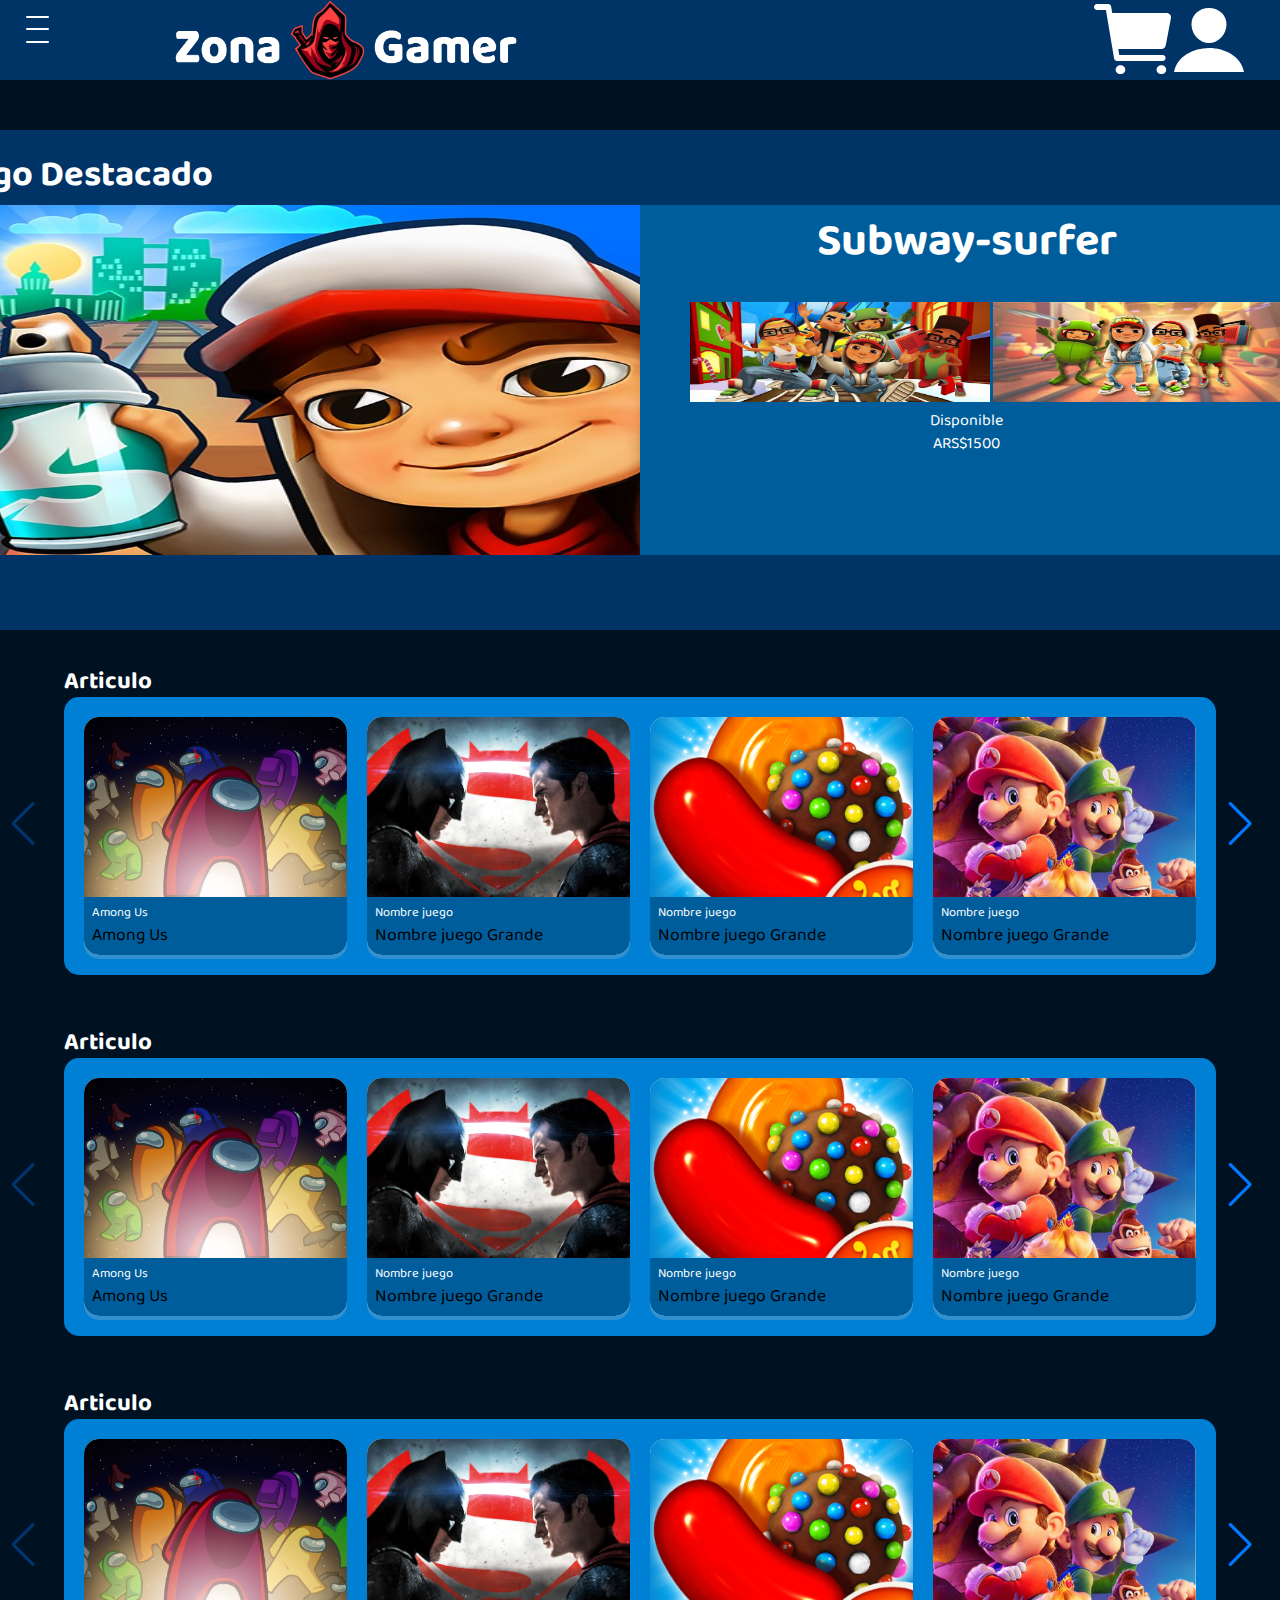
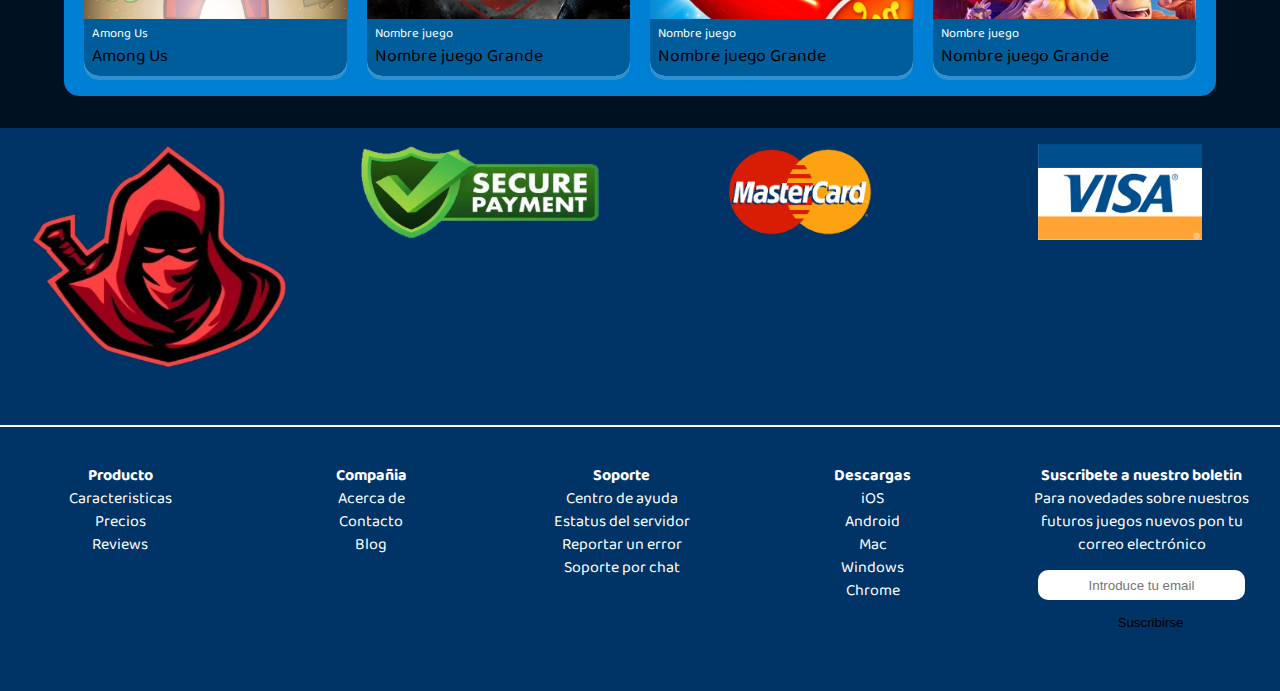
<file: html/prueba2.html>
<!DOCTYPE html>
<html lang="en">
  <head>
    <meta charset="UTF-8" />
    <meta name="viewport" content="width=device-width, initial-scale=1.0" />
    <link rel="stylesheet" href="../css/prueba2.css" />
    <link rel="preconnect" href="https://fonts.googleapis.com" />
    <link rel="preconnect" href="https://fonts.gstatic.com" crossorigin />
    <link
      href="https://fonts.googleapis.com/css2?family=Baloo+Chettan+2:wght@700&display=swap"
      rel="stylesheet"
    />
    <link
      rel="stylesheet"
      href="https://unpkg.com/swiper/swiper-bundle.min.css"
    />
    <title>ZonaGamer</title>
  </head>
  <body>
    <header>
     <button class="hamburguesa" id="abrir">
    <div></div>
    <div></div>
    <div></div>
</button>

    

      <!--
 <div class="menuHamburgesa">
        <svg class="hamburguesa" id="abrir" class="abrir-menu">
          <rect y="06" rx="5" fill="white" />
          <rect y="26" rx="5" fill="white" />
          <rect y="46" rx="5" fill="white" />
        </svg>
      </div>
      -->
     

      <nav class="nav" id="nav">
        <ul class="nav-list">
            <div class="item-1">
                <svg class="svg-1" xmlns="http://www.w3.org/2000/svg">
                <path d="M31.1667 1.82143C31.1667 0.812054 30.5351 0 29.75 0C28.9649 0 28.3333 0.812054 28.3333 1.82143V2.42857H1.88889C0.844097 2.42857 0 3.51384 0 4.85714V13.3571C0 14.7004 0.844097 15.7857 1.88889 15.7857H2.47917C3.70694 15.7857 4.61007 17.2732 4.30903 18.8062L1.94792 30.9795C1.80625 31.708 1.93611 32.4746 2.29028 33.0665C2.64444 33.6585 3.1934 34 3.77778 34H9.44444C10.3122 34 11.0677 33.2411 11.2743 32.1634L12.809 24.2857H18.9715C20.3705 24.2857 21.616 23.1549 22.0823 21.4625L23.6642 15.7857H25.5C26.0017 15.7857 26.4799 15.5277 26.834 15.0723L28.174 13.3571H32.1111C33.1559 13.3571 34 12.2719 34 10.9286V4.85714C34 3.51384 33.1559 2.42857 32.1111 2.42857H31.1667V1.82143ZM18.9715 20.6429H13.5174L14.4618 15.7857H20.6597L19.4201 20.2406C19.3552 20.4835 19.1722 20.6429 18.9774 20.6429H18.9715ZM4.72222 7.28571H27.3889C27.9083 7.28571 28.3333 7.83214 28.3333 8.5C28.3333 9.16786 27.9083 9.71429 27.3889 9.71429H4.72222C4.20278 9.71429 3.77778 9.16786 3.77778 8.5C3.77778 7.83214 4.20278 7.28571 4.72222 7.28571Z" fill="#F2F2F2"/>
                </svg>
                <li>Accion</li>
            </div>

            <div class="item-2">
                <svg class="svg-2" xmlns="http://www.w3.org/2000/svg">
                    <path d="M17 24.0833H12.75V20.1128C10.2093 18.6432 8.5 15.8961 8.5 12.75C8.5 8.05558 12.3056 4.25 17 4.25C21.6944 4.25 25.5 8.05558 25.5 12.75C25.5 15.8961 23.7906 18.6432 21.25 20.1128V24.0833H17Z" stroke="white" stroke-width="2" stroke-linecap="round" stroke-linejoin="round"/>
                    <path d="M19.8333 28.333H14.1667C13.3843 28.333 12.75 28.9673 12.75 29.7497C12.75 30.5321 13.3843 31.1663 14.1667 31.1663H19.8333C20.6157 31.1663 21.25 30.5321 21.25 29.7497C21.25 28.9673 20.6157 28.333 19.8333 28.333Z" fill="white"/>
                    </svg>
                    <li>Estrategia</li>
            </div>


            <div class="item-4">
                <svg class="svg-3" xmlns="http://www.w3.org/2000/svg">
                    <path d="M34.9708 13.6478C34.95 13.5321 34.9195 13.4192 34.8797 13.3109L31.4362 3.66844C30.6423 1.44047 28.7109 0 26.5134 0H8.4866C6.29089 0 4.35769 1.44047 3.56472 3.66844L0.11759 13.3109C0.0392474 13.5284 -0.00078279 13.763 1.15955e-05 14V33.25C1.15955e-05 33.7141 0.153657 34.1592 0.427148 34.4874C0.700638 34.8156 1.07157 35 1.45834 35H4.37501C4.76178 35 5.13272 34.8156 5.40621 34.4874C5.6797 34.1592 5.83334 33.7141 5.83334 33.25V31.5H29.1667V33.25C29.1667 33.7141 29.3203 34.1592 29.5938 34.4874C29.8673 34.8156 30.2382 35 30.625 35H33.5417C33.9284 35 34.2994 34.8156 34.5729 34.4874C34.8464 34.1592 35 33.7141 35 33.25V14C35.0001 13.8817 34.9904 13.7637 34.9708 13.6478ZM7.29168 24.5C6.71481 24.5 6.15091 24.2947 5.67126 23.9101C5.19162 23.5256 4.81778 22.9789 4.59703 22.3394C4.37627 21.6999 4.31851 20.9961 4.43105 20.3172C4.54359 19.6383 4.82138 19.0146 5.22928 18.5251C5.63718 18.0356 6.15688 17.7023 6.72266 17.5673C7.28844 17.4322 7.87488 17.5015 8.40784 17.7664C8.94079 18.0313 9.39631 18.4799 9.71679 19.0555C10.0373 19.6311 10.2083 20.3078 10.2083 21C10.2083 21.9283 9.90105 22.8185 9.35407 23.4749C8.80709 24.1313 8.06522 24.5 7.29168 24.5ZM27.7083 24.5C27.1315 24.5 26.5676 24.2947 26.0879 23.9101C25.6083 23.5256 25.2344 22.9789 25.0137 22.3394C24.7929 21.6999 24.7352 20.9961 24.8477 20.3172C24.9603 19.6383 25.238 19.0146 25.6459 18.5251C26.0538 18.0356 26.5735 17.7023 27.1393 17.5673C27.7051 17.4322 28.2915 17.5015 28.8245 17.7664C29.3574 18.0313 29.813 18.4799 30.1335 19.0555C30.4539 19.6311 30.625 20.3078 30.625 21C30.625 21.9283 30.3177 22.8185 29.7707 23.4749C29.2237 24.1313 28.4819 24.5 27.7083 24.5ZM3.66954 12.25L6.24259 5.04766C6.57254 4.12234 7.47397 3.5 8.4866 3.5H26.5134C27.5251 3.5 28.4275 4.12234 28.7574 5.04766L31.3305 12.25H3.66954Z" fill="white"/>
                    </svg>

                <li>Carreras</li>
            </div>
            

            <div class="item-4">
                <svg class="svg-4" xmlns="http://www.w3.org/2000/svg" >
                    <path d="M5.66667 9.91667H9.91667C10.2924 9.91667 10.6527 9.76741 10.9184 9.50173C11.1841 9.23606 11.3333 8.87572 11.3333 8.5V7.08333C11.3333 6.33189 11.6318 5.61122 12.1632 5.07986C12.6946 4.54851 13.4152 4.25 14.1667 4.25C14.9181 4.25 15.6388 4.54851 16.1701 5.07986C16.7015 5.61122 17 6.33189 17 7.08333V8.5C17 8.87572 17.1493 9.23606 17.4149 9.50173C17.6806 9.76741 18.0409 9.91667 18.4167 9.91667H22.6667C23.0424 9.91667 23.4027 10.0659 23.6684 10.3316C23.9341 10.5973 24.0833 10.9576 24.0833 11.3333V15.5833C24.0833 15.9591 24.2326 16.3194 24.4983 16.5851C24.7639 16.8507 25.1243 17 25.5 17H26.9167C27.6681 17 28.3888 17.2985 28.9201 17.8299C29.4515 18.3612 29.75 19.0819 29.75 19.8333C29.75 20.5848 29.4515 21.3054 28.9201 21.8368C28.3888 22.3682 27.6681 22.6667 26.9167 22.6667H25.5C25.1243 22.6667 24.7639 22.8159 24.4983 23.0816C24.2326 23.3473 24.0833 23.7076 24.0833 24.0833V28.3333C24.0833 28.7091 23.9341 29.0694 23.6684 29.3351C23.4027 29.6007 23.0424 29.75 22.6667 29.75H18.4167C18.0409 29.75 17.6806 29.6007 17.4149 29.3351C17.1493 29.0694 17 28.7091 17 28.3333V26.9167C17 26.1652 16.7015 25.4446 16.1701 24.9132C15.6388 24.3818 14.9181 24.0833 14.1667 24.0833C13.4152 24.0833 12.6946 24.3818 12.1632 24.9132C11.6318 25.4446 11.3333 26.1652 11.3333 26.9167V28.3333C11.3333 28.7091 11.1841 29.0694 10.9184 29.3351C10.6527 29.6007 10.2924 29.75 9.91667 29.75H5.66667C5.29094 29.75 4.93061 29.6007 4.66493 29.3351C4.39926 29.0694 4.25 28.7091 4.25 28.3333V24.0833C4.25 23.7076 4.39926 23.3473 4.66493 23.0816C4.93061 22.8159 5.29094 22.6667 5.66667 22.6667H7.08333C7.83478 22.6667 8.55545 22.3682 9.0868 21.8368C9.61816 21.3054 9.91667 20.5848 9.91667 19.8333C9.91667 19.0819 9.61816 18.3612 9.0868 17.8299C8.55545 17.2985 7.83478 17 7.08333 17H5.66667C5.29094 17 4.93061 16.8507 4.66493 16.5851C4.39926 16.3194 4.25 15.9591 4.25 15.5833V11.3333C4.25 10.9576 4.39926 10.5973 4.66493 10.3316C4.93061 10.0659 5.29094 9.91667 5.66667 9.91667Z" stroke="#F2F2F2" stroke-width="2" stroke-linecap="round" stroke-linejoin="round"/>
                    </svg>

                <li>Puzzle</li>
            </div>

            <div class="item-5">
                <svg class="svg-5" xmlns="http://www.w3.org/2000/svg" >
                    <path d="M17 3.1875C9.384 3.1875 3.1875 9.384 3.1875 17C3.1875 24.616 9.384 30.8125 17 30.8125C24.616 30.8125 30.8125 24.616 30.8125 17C30.8125 9.384 24.616 3.1875 17 3.1875ZM15.8047 5.37944C15.8472 5.37413 15.8939 5.38263 15.9375 5.37944V6.375H18.0625V5.37837C20.7811 5.62158 23.3278 6.81218 25.2578 8.74218C27.1878 10.6722 28.3784 13.2189 28.6216 15.9375H27.625V18.0625H28.6216C28.3784 20.7811 27.1878 23.3278 25.2578 25.2578C23.3278 27.1878 20.7811 28.3784 18.0625 28.6216V27.625H15.9375V28.6216C13.2189 28.3784 10.6722 27.1878 8.74218 25.2578C6.81218 23.3278 5.62158 20.7811 5.37837 18.0625H6.375V15.9375H5.37837C5.87987 10.3668 10.2521 5.93937 15.8047 5.37837V5.37944ZM23.4759 10.5251L14.4447 14.4436L10.5241 23.4749L19.5553 19.5564L23.4759 10.5251ZM17 15.4062C17.85 15.4062 18.5938 16.15 18.5938 17C18.5938 17.85 17.85 18.5938 17 18.5938C16.15 18.5938 15.4062 17.85 15.4062 17C15.4062 16.15 16.15 15.4062 17 15.4062Z" fill="white"/>
                    </svg>

                <li>Adventura</li>
            </div>
        </ul>
    </nav>

      <div class="logoo">
        <img class="logo" src="../images/zonagamer2.png" alt="logo" />
      </div>
      <div class="headerDerecha">
        <svg class="carrito" xmlns="http://www.w3.org/2000/svg">
          <path
            d="M26.4688 70C29.1266 70 31.2812 68.0412 31.2812 65.625C31.2812 63.2088 29.1266 61.25 26.4688 61.25C23.8109 61.25 21.6562 63.2088 21.6562 65.625C21.6562 68.0412 23.8109 70 26.4688 70Z"
            fill="white"
          />
          <path
            d="M67.375 70C70.0329 70 72.1875 68.0412 72.1875 65.625C72.1875 63.2088 70.0329 61.25 67.375 61.25C64.7171 61.25 62.5625 63.2088 62.5625 65.625C62.5625 68.0412 64.7171 70 67.375 70Z"
            fill="white"
          />
          <path
            d="M76.0225 10.6229C75.6202 10.1085 75.1134 9.6942 74.5389 9.41007C73.9644 9.12594 73.3365 8.97912 72.701 8.98026H18.2343L17.1373 2.47331C17.0203 1.7802 16.6734 1.15235 16.1577 0.700026C15.6419 0.247706 14.9901 -0.000147878 14.3169 6.61924e-08H2.86337C2.10396 6.61924e-08 1.37565 0.315378 0.838662 0.876753C0.301676 1.43813 0 2.19952 0 2.99342C0 3.78733 0.301676 4.54871 0.838662 5.11009C1.37565 5.67146 2.10396 5.98684 2.86337 5.98684H11.9152L20.0865 54.4017C20.2035 55.0948 20.5504 55.7227 21.0662 56.175C21.582 56.6273 22.2337 56.8751 22.907 56.875H68.7209C69.4803 56.875 70.2086 56.5596 70.7456 55.9983C71.2826 55.4369 71.5843 54.6755 71.5843 53.8816C71.5843 53.0877 71.2826 52.3263 70.7456 51.7649C70.2086 51.2035 69.4803 50.8882 68.7209 50.8882H25.3086L24.2993 44.9013H67.5469C68.5399 44.9 69.502 44.5401 70.2703 43.8824C71.0387 43.2248 71.566 42.3098 71.7632 41.2924L76.9173 14.3516C77.0415 13.6996 77.0256 13.0269 76.8709 12.3821C76.7162 11.7373 76.4264 11.1364 76.0225 10.6229Z"
            fill="white"
          />
        </svg>


        <svg class="user" xmlns="http://www.w3.org/2000/svg" id="abrir_perfil" class="abrir-perfil">
          <path
            d="M47.8958 5.0906C44.6214 1.8078 40.0479 0 35 0C29.9251 0 25.3366 1.79686 22.0773 5.05935C18.7827 8.35776 17.1774 12.8406 17.5543 17.6811C18.3014 27.2311 26.1274 34.9998 35 34.9998C43.8726 34.9998 51.6851 27.2327 52.444 17.6843C52.826 12.8874 51.2106 8.41401 47.8958 5.0906ZM64.6146 69.9996H5.38543C4.61017 70.009 3.84242 69.8577 3.13803 69.5569C2.43363 69.2561 1.81032 68.8132 1.31343 68.2605C0.219706 67.0465 -0.221147 65.3887 0.105286 63.7121C1.52544 56.3965 5.95753 50.2513 12.9237 45.9372C19.1125 42.1076 26.9519 39.9998 35 39.9998C43.0481 39.9998 50.8875 42.1091 57.0763 45.9372C64.0425 50.2497 68.4746 56.395 69.8947 63.7106C70.2211 65.3871 69.7803 67.0449 68.6866 68.259C68.1898 68.8119 67.5666 69.2551 66.8622 69.5562C66.1578 69.8573 65.39 70.0088 64.6146 69.9996Z"
            fill="white"
          />
        </svg>

      <div class="nav-2" id="nav_2">
        <ul class="nav-list">


      <div class="name-user">
        <img src="../images/icono-perfil.png" class="image-user"/>
        <li>Pepito123</li>
        <li class="font">pepito123@gmail.com</li>
      </div>

      <div class="separator"></div>
          
            <div class="item-1">
              <svg xmlns="http://www.w3.org/2000/svg" class="svg-1">
                <path d="M26.8746 11.25C26.5683 15.3805 23.4371 18.75 19.9996 18.75C16.5621 18.75 13.4254 15.3813 13.1246 11.25C12.8121 6.95312 15.8589 3.75 19.9996 3.75C24.1402 3.75 27.1871 7.03125 26.8746 11.25Z" stroke="white" stroke-width="2" stroke-linecap="round" stroke-linejoin="round"/>
                <path d="M20.0002 23.75C13.2033 23.75 6.30488 27.5 5.02831 34.5781C4.87441 35.4313 5.35722 36.25 6.25019 36.25H33.7502C34.6439 36.25 35.1268 35.4313 34.9728 34.5781C33.6955 27.5 26.7971 23.75 20.0002 23.75Z" stroke="white" stroke-width="2" stroke-miterlimit="10"/>
                </svg>
                <li>Perfil</li>
            </div>

            <div class="item-2">
              <svg xmlns="http://www.w3.org/2000/svg" class="svg-1">
                <path d="M20.4915 15.0242C19.4657 14.9229 18.4335 15.1411 17.5365 15.6491C16.6395 16.157 15.9213 16.9298 15.4805 17.8616C15.0396 18.7935 14.8975 19.8388 15.0737 20.8545C15.2498 21.8702 15.7357 22.8066 16.4646 23.5355C17.1935 24.2645 18.1299 24.7503 19.1456 24.9265C20.1613 25.1026 21.2067 24.9605 22.1385 24.5197C23.0703 24.0788 23.8431 23.3607 24.351 22.4636C24.859 21.5666 25.0772 20.5345 24.9759 19.5086C24.8604 18.3586 24.3508 17.2839 23.5336 16.4666C22.7163 15.6493 21.6416 15.1397 20.4915 15.0242ZM32.5306 20C32.5274 20.5435 32.4875 21.0861 32.4111 21.6242L35.9431 24.3945C36.0969 24.522 36.2005 24.6999 36.2356 24.8966C36.2706 25.0933 36.2348 25.296 36.1345 25.4688L32.7931 31.25C32.6916 31.4211 32.533 31.5509 32.3452 31.6165C32.1574 31.6821 31.9525 31.6793 31.7665 31.6086L28.2587 30.1961C28.0653 30.1191 27.8558 30.0912 27.6489 30.1151C27.4421 30.139 27.2444 30.2138 27.0736 30.3328C26.5382 30.7015 25.9757 31.029 25.3908 31.3125C25.2069 31.4019 25.0478 31.5352 24.9276 31.7006C24.8075 31.866 24.7299 32.0584 24.7017 32.2609L24.1759 36.0023C24.1414 36.1999 24.0393 36.3794 23.8871 36.5101C23.7349 36.6407 23.5421 36.7145 23.3415 36.7188H16.6587C16.4615 36.7153 16.2713 36.6448 16.1195 36.5189C15.9677 36.3929 15.8633 36.219 15.8236 36.0258L15.2986 32.2898C15.2691 32.0851 15.1895 31.8908 15.0668 31.7243C14.9441 31.5577 14.7822 31.424 14.5954 31.3352C14.0112 31.0532 13.4506 30.7248 12.9189 30.3531C12.7486 30.2347 12.5516 30.1604 12.3455 30.1371C12.1395 30.1138 11.9308 30.1421 11.7384 30.2195L8.23138 31.6313C8.04553 31.702 7.84067 31.7049 7.65287 31.6395C7.46508 31.574 7.30642 31.4444 7.20482 31.2734L3.86342 25.4922C3.76296 25.3195 3.72706 25.1167 3.76211 24.92C3.79716 24.7233 3.90089 24.5454 4.05482 24.418L7.03998 22.0742C7.20352 21.9444 7.33206 21.7758 7.41391 21.5837C7.49577 21.3916 7.52836 21.1821 7.50873 20.9742C7.4806 20.6484 7.46341 20.3234 7.46341 19.9977C7.46341 19.6719 7.47982 19.3516 7.50873 19.0328C7.52622 18.8262 7.49203 18.6185 7.40924 18.4284C7.32646 18.2382 7.19768 18.0717 7.03451 17.9437L4.05092 15.6C3.89948 15.4719 3.79794 15.2947 3.76408 15.0993C3.73023 14.9039 3.76622 14.7028 3.86576 14.5312L7.20717 8.75C7.30864 8.5789 7.46725 8.44911 7.65506 8.38351C7.84286 8.3179 8.04779 8.3207 8.23373 8.39141L11.7415 9.80391C11.935 9.88093 12.1445 9.90875 12.3513 9.88489C12.5582 9.86103 12.7559 9.78623 12.9267 9.66719C13.462 9.29853 14.0246 8.97103 14.6095 8.6875C14.7934 8.59812 14.9524 8.46485 15.0726 8.29944C15.1928 8.13403 15.2704 7.94157 15.2986 7.73906L15.8244 3.99766C15.8589 3.80006 15.961 3.6206 16.1132 3.48993C16.2653 3.35926 16.4582 3.2855 16.6587 3.28125H23.3415C23.5388 3.28466 23.729 3.35516 23.8808 3.48112C24.0326 3.60708 24.137 3.781 24.1767 3.97422L24.7017 7.71016C24.7312 7.9149 24.8108 8.10918 24.9335 8.27573C25.0561 8.44229 25.218 8.57595 25.4048 8.66484C25.989 8.94684 26.5497 9.27524 27.0814 9.64688C27.2516 9.76532 27.4487 9.83955 27.6547 9.86287C27.8608 9.8862 28.0694 9.85788 28.2619 9.78047L31.7689 8.36875C31.9547 8.29798 32.1596 8.29506 32.3474 8.36052C32.5352 8.42597 32.6939 8.5556 32.7954 8.72656L36.1368 14.5078C36.2373 14.6805 36.2732 14.8833 36.2382 15.08C36.2031 15.2767 36.0994 15.4546 35.9454 15.582L32.9603 17.9258C32.796 18.0552 32.6667 18.2236 32.5842 18.4157C32.5016 18.6078 32.4684 18.8176 32.4876 19.0258C32.5134 19.3492 32.5306 19.6742 32.5306 20Z" stroke="white" stroke-width="2" stroke-linecap="round" stroke-linejoin="round"/>
                </svg>
                    <li>Configuracion</li>
            </div>


            <div class="item-3">
              <svg xmlns="http://www.w3.org/2000/svg" class="svg-1">
                <path d="M13.75 13.75V10.625C13.75 9.7962 14.0792 9.00134 14.6653 8.41529C15.2513 7.82924 16.0462 7.5 16.875 7.5H33.125C33.9538 7.5 34.7487 7.82924 35.3347 8.41529C35.9208 9.00134 36.25 9.7962 36.25 10.625V29.375C36.25 30.2038 35.9208 30.9987 35.3347 31.5847C34.7487 32.1708 33.9538 32.5 33.125 32.5H16.875C16.0462 32.5 15.2513 32.1708 14.6653 31.5847C14.0792 30.9987 13.75 30.2038 13.75 29.375V26.25" stroke="white" stroke-width="2" stroke-linecap="round" stroke-linejoin="round"/>
                <path d="M21.25 26.25L27.5 20L21.25 13.75M3.75 20H26.25" stroke="white" stroke-width="2" stroke-linecap="round" stroke-linejoin="round"/>
                </svg>

                <li>Cerrar Sesion</li>
            </div>

            <div class="separator"></div>

            <div class="item-5" >
              <svg xmlns="http://www.w3.org/2000/svg"  class="svg-1">
                <path d="M20 6.25C17.2805 6.25 14.6221 7.05642 12.3609 8.56729C10.0997 10.0782 8.33737 12.2256 7.29666 14.7381C6.25596 17.2506 5.98366 20.0153 6.51421 22.6825C7.04476 25.3497 8.35432 27.7997 10.2773 29.7227C12.2003 31.6457 14.6503 32.9552 17.3175 33.4858C19.9848 34.0163 22.7494 33.744 25.2619 32.7033C27.7744 31.6626 29.9218 29.9003 31.4327 27.6391C32.9436 25.3779 33.75 22.7195 33.75 20C33.75 16.3533 32.3014 12.8559 29.7227 10.2773C27.1441 7.69866 23.6467 6.25 20 6.25Z" stroke="white" stroke-width="2" stroke-miterlimit="10"/>
                <path d="M15.625 15.8039C15.625 15.8039 15.6906 14.4367 17.1539 13.2594C18.0219 12.5601 19.0625 12.3578 20 12.3437C20.8539 12.3328 21.6164 12.4742 22.0727 12.6914C22.8539 13.0633 24.375 13.9711 24.375 15.9015C24.375 17.9328 23.0469 18.8555 21.5336 19.8703C20.0203 20.8851 19.6094 21.9867 19.6094 23.125" stroke="white" stroke-width="2" stroke-miterlimit="10" stroke-linecap="round"/>
                <path d="M19.5312 28.75C20.3942 28.75 21.0938 28.0504 21.0938 27.1875C21.0938 26.3246 20.3942 25.625 19.5312 25.625C18.6683 25.625 17.9688 26.3246 17.9688 27.1875C17.9688 28.0504 18.6683 28.75 19.5312 28.75Z" fill="white"/>
                </svg>

                <li>Soporte</li>
            </div>
        </ul>

      </div>
        
      
      
    </header>

   

  



    <div class="important-game">
        <div class="featured-game">
            <h2>Juego Destacado</h2>
        </div>
    
        <div class="content">
            <img src="../images/subway-surfer.jpg" class="image-important-game" />
            <div class="game-details">
                <h2 class="title">Subway-surfer</h2>
                <div class="mini-image">
                    <img src="../images/subway-surfer2.jpg" class="image-subimportant-game" />
                    <img src="../images/Subway-Surfer3.jpeg" class="image-subimportant-game" />
                </div>
              <div class="price">
                <p>Disponible</p>
                <p>ARS$1500</p>
              </div>
                
            </div>
        </div>
    </div>
    
    
    
    

        


    </div>
    <h2 class="tipoDeJuego">Articulo</h2>
    <div class="main">
      <div class="swiper-container mySwiper" id="swiper1" data-swiper="1">
        <div class="swiper-button-next"></div>
        <div class="swiper-button-prev"></div>
        <div class="swiper-wrapper">
          <div class="swiper-slide">
            <img src="../images/amongUs.png" alt="amongUs" />
            <div class="card-descripcion">
              <div class="card-tittle">
                <p>Among Us</p>
              </div>
              <div class="card-text">
                <p>Among Us</p>
              </div>
            </div>
          </div>
          <div class="swiper-slide">
            <img src="../images/batmanvssuperman.jpg" alt="amongUs" />
            <div class="card-descripcion">
              <div class="card-tittle">
                <p>Nombre juego</p>
              </div>
              <div class="card-text">
                <p>Nombre juego Grande</p>
              </div>
            </div>
          </div>
          <div class="swiper-slide">
            <img src="../images/CandyCrush.png" alt="amongUs" />
            <div class="card-descripcion">
              <div class="card-tittle">
                <p>Nombre juego</p>
              </div>
              <div class="card-text">
                <p>Nombre juego Grande</p>
              </div>
            </div>
          </div>
          <div class="swiper-slide">
            <img src="../images/MarioBros.png" alt="amongUs" />
            <div class="card-descripcion">
              <div class="card-tittle">
                <p>Nombre juego</p>
              </div>
              <div class="card-text">
                <p>Nombre juego Grande</p>
              </div>
            </div>
          </div>
          <div class="swiper-slide">
            <img src="../images/subway.png" alt="amongUs" />
            <div class="card-descripcion">
              <div class="card-tittle">
                <p>Nombre juego</p>
              </div>
              <div class="card-text">
                <p>Nombre juego Grande</p>
              </div>
            </div>
          </div>
          <div class="swiper-slide">
            <img src="../images/FyA.png" alt="amongUs" />
            <div class="card-descripcion">
              <div class="card-tittle">
                <p>Nombre juego</p>
              </div>
              <div class="card-text">
                <p>Nombre juego Grande</p>
              </div>
            </div>
          </div>
          <div class="swiper-slide">
            <img src="../images/amongUs.png" alt="amongUs" />
            <div class="card-descripcion">
              <div class="card-tittle">
                <p>Among Us</p>
              </div>
              <div class="card-text">
                <p>Among Us</p>
              </div>
            </div>
          </div>
          <div class="swiper-slide">
            <img src="../images/amongUs.png" alt="amongUs" />
            <div class="card-descripcion">
              <div class="card-tittle">
                <p>Nombre juego</p>
              </div>
              <div class="card-text">
                <p>Nombre juego Grande</p>
              </div>
            </div>
          </div>
          <div class="swiper-slide">
            <img src="../images/amongUs.png" alt="amongUs" />
            <div class="card-descripcion">
              <div class="card-tittle">
                <p>Nombre juego</p>
              </div>
              <div class="card-text">
                <p>Nombre juego Grande</p>
              </div>
            </div>
          </div>
        </div>
      </div>
    </div>
    <h2 class="tipoDeJuego">Articulo</h2>
    <div class="main">
      <div class="swiper-container mySwiper" id="swiper2" data-swiper="2">
        <div class="swiper-button-next"></div>
        <div class="swiper-button-prev"></div>
        <div class="swiper-wrapper">
          <div class="swiper-slide">
            <img src="../images/amongUs.png" alt="amongUs" />
            <div class="card-descripcion">
              <div class="card-tittle">
                <p>Among Us</p>
              </div>
              <div class="card-text">
                <p>Among Us</p>
              </div>
            </div>
          </div>
          <div class="swiper-slide">
            <img src="../images/batmanvssuperman.jpg" alt="amongUs" />
            <div class="card-descripcion">
              <div class="card-tittle">
                <p>Nombre juego</p>
              </div>
              <div class="card-text">
                <p>Nombre juego Grande</p>
              </div>
            </div>
          </div>
          <div class="swiper-slide">
            <img src="../images/CandyCrush.png" alt="amongUs" />
            <div class="card-descripcion">
              <div class="card-tittle">
                <p>Nombre juego</p>
              </div>
              <div class="card-text">
                <p>Nombre juego Grande</p>
              </div>
            </div>
          </div>
          <div class="swiper-slide">
            <img src="../images/MarioBros.png" alt="amongUs" />
            <div class="card-descripcion">
              <div class="card-tittle">
                <p>Nombre juego</p>
              </div>
              <div class="card-text">
                <p>Nombre juego Grande</p>
              </div>
            </div>
          </div>
          <div class="swiper-slide">
            <img src="../images/subway.png" alt="amongUs" />
            <div class="card-descripcion">
              <div class="card-tittle">
                <p>Nombre juego</p>
              </div>
              <div class="card-text">
                <p>Nombre juego Grande</p>
              </div>
            </div>
          </div>
          <div class="swiper-slide">
            <img src="../images/FyA.png" alt="amongUs" />
            <div class="card-descripcion">
              <div class="card-tittle">
                <p>Nombre juego</p>
              </div>
              <div class="card-text">
                <p>Nombre juego Grande</p>
              </div>
            </div>
          </div>
          <div class="swiper-slide">
            <img src="../images/amongUs.png" alt="amongUs" />
            <div class="card-descripcion">
              <div class="card-tittle">
                <p>Among Us</p>
              </div>
              <div class="card-text">
                <p>Among Us</p>
              </div>
            </div>
          </div>
          <div class="swiper-slide">
            <img src="../images/amongUs.png" alt="amongUs" />
            <div class="card-descripcion">
              <div class="card-tittle">
                <p>Nombre juego</p>
              </div>
              <div class="card-text">
                <p>Nombre juego Grande</p>
              </div>
            </div>
          </div>
          <div class="swiper-slide">
            <img src="../images/amongUs.png" alt="amongUs" />
            <div class="card-descripcion">
              <div class="card-tittle">
                <p>Nombre juego</p>
              </div>
              <div class="card-text">
                <p>Nombre juego Grande</p>
              </div>
            </div>
          </div>
        </div>
      </div>
    </div>
    <h2 class="tipoDeJuego">Articulo</h2>

    <div class="main">
      <div class="swiper-container mySwiper" id="swiper3" data-swiper="3">
        <div  class="swiper-button-next"></div>
        <div class="swiper-button-prev"></div>
        <div class="swiper-wrapper">
          <div class="swiper-slide">
            <img src="../images/amongUs.png" alt="amongUs" />
            <div class="card-descripcion">
              <div class="card-tittle">
                <p>Among Us</p>
              </div>
              <div class="card-text">
                <p>Among Us</p>
              </div>
            </div>
          </div>
          <div class="swiper-slide">
            <img src="../images/batmanvssuperman.jpg" alt="amongUs" />
            <div class="card-descripcion">
              <div class="card-tittle">
                <p>Nombre juego</p>
              </div>
              <div class="card-text">
                <p>Nombre juego Grande</p>
              </div>
            </div>
          </div>
          <div class="swiper-slide">
            <img src="../images/CandyCrush.png" alt="amongUs" />
            <div class="card-descripcion">
              <div class="card-tittle">
                <p>Nombre juego</p>
              </div>
              <div class="card-text">
                <p>Nombre juego Grande</p>
              </div>
            </div>
          </div>
          <div class="swiper-slide">
            <img src="../images/MarioBros.png" alt="amongUs" />
            <div class="card-descripcion">
              <div class="card-tittle">
                <p>Nombre juego</p>
              </div>
              <div class="card-text">
                <p>Nombre juego Grande</p>
              </div>
            </div>
          </div>
          <div class="swiper-slide">
            <img src="../images/subway.png" alt="amongUs" />
            <div class="card-descripcion">
              <div class="card-tittle">
                <p>Nombre juego</p>
              </div>
              <div class="card-text">
                <p>Nombre juego Grande</p>
              </div>
            </div>
          </div>
          <div class="swiper-slide">
            <img src="../images/FyA.png" alt="amongUs" />
            <div class="card-descripcion">
              <div class="card-tittle">
                <p>Nombre juego</p>
              </div>
              <div class="card-text">
                <p>Nombre juego Grande</p>
              </div>
            </div>
          </div>
          <div class="swiper-slide">
            <img src="../images/amongUs.png" alt="amongUs" />
            <div class="card-descripcion">
              <div class="card-tittle">
                <p>Among Us</p>
              </div>
              <div class="card-text">
                <p>Among Us</p>
              </div>
            </div>
          </div>
          <div class="swiper-slide">
            <img src="../images/amongUs.png" alt="amongUs" />
            <div class="card-descripcion">
              <div class="card-tittle">
                <p>Nombre juego</p>
              </div>
              <div class="card-text">
                <p>Nombre juego Grande</p>
              </div>
            </div>
          </div>
          <div class="swiper-slide">
            <img src="../images/amongUs.png" alt="amongUs" />
            <div class="card-descripcion">
              <div class="card-tittle">
                <p>Nombre juego</p>
              </div>
              <div class="card-text">
                <p>Nombre juego Grande</p>
              </div>
            </div>
          </div>
        </div>
      </div>
    </div>
    <footer>
      <footer>
        <div class="image-container2">
          <img src="../images/logoo.png" />
          <img src="../images/secure.png" />
          <img src="../images/master.png" />
          <img src="../images/visa.png" />
      </div>
    
        
        <div class="grid-container">
          <div class="item">
            <b>Producto</b>
            <p>Caracteristicas</p>
            <p>Precios</p>
            <p>Reviews</p>
          </div>
          <div class="item">
            <b>Compañia</b>
            <p>Acerca de</p>
            <p>Contacto</p>
            <p>Blog</p>
          </div>
          <div class="item">
            <b>Soporte</b>
            <p>Centro de ayuda</p>
            <p>Estatus del servidor</p>
            <p>Reportar un error</p>
            <p>Soporte por chat</p>
          </div>
          <div class="item">
            <b>Descargas</b>
            <p>iOS</p>
            <p>Android</p>
            <p>Mac</p>
            <p>Windows</p>
            <p>Chrome</p>
          </div>
          <div class="item">
            <b>Suscribete a nuestro boletin</b>
            <p>Para novedades sobre nuestros futuros juegos nuevos pon tu correo electrónico</p>
            <input class="input-subscribe" placeholder="Introduce tu email">
            <button>Suscribirse</button>
          </div>
        </div>
      </footer>
    <!-- Swiper JS -->
    <script src="https://unpkg.com/swiper/swiper-bundle.min.js"></script>
    <script src="../js/prueba2.js" type="text/javascript"></script>
  </body>
</html>
</file>
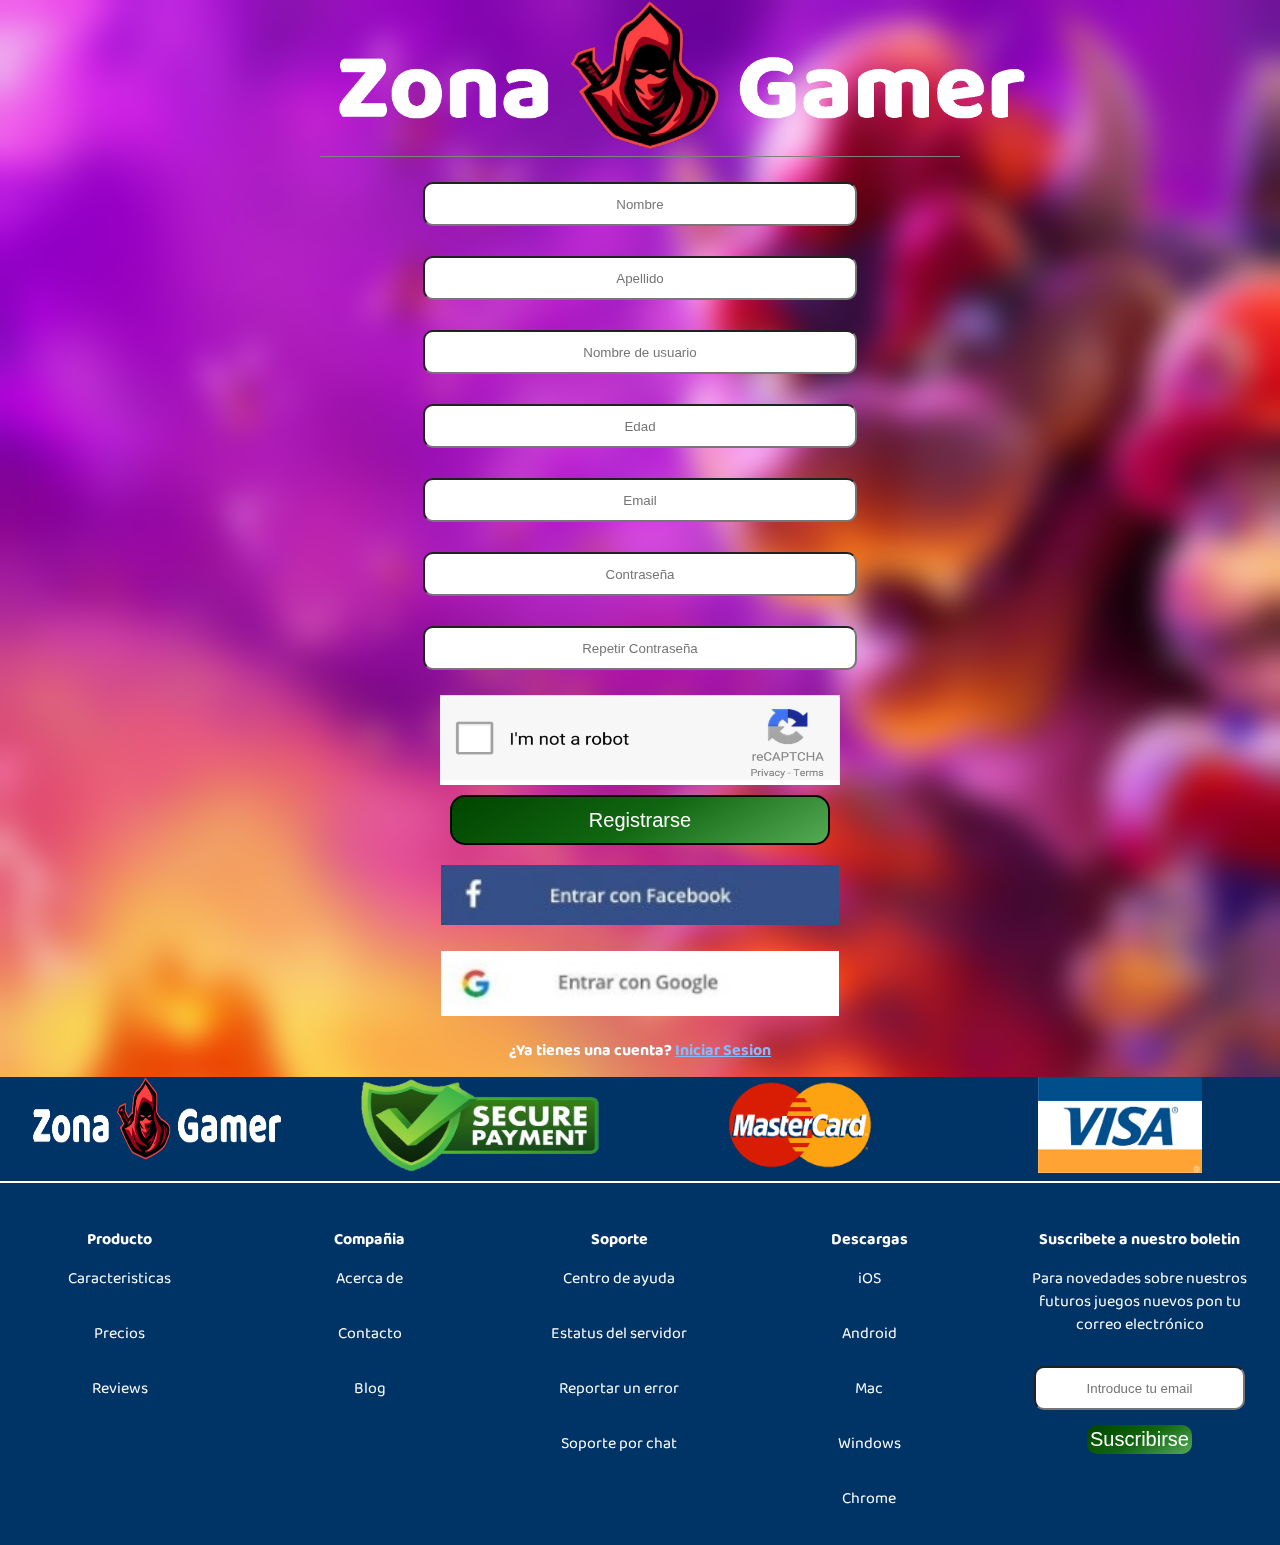
<file: html/register.html>
<!DOCTYPE html>
<html lang="es">
  <head>
    <meta charset="UTF-8" />
    <meta name="viewport" content="width=device-width, initial-scale=1.0" />
    <link rel="stylesheet" href="../css/style.css" />
    <link rel="preconnect" href="https://fonts.googleapis.com">
    <link rel="preconnect" href="https://fonts.gstatic.com" crossorigin>
    <link href="https://fonts.googleapis.com/css2?family=Baloo+Chettan+2&display=swap" rel="stylesheet">
    <title>Document</title>
  </head>
  <body>
    <div class="center-logo">
      <img src="../images/zonagamer2.png" class="image" />
    </div>

    <div class="separator-container">
      <div class="separator"></div>
    </div>

    <div>
      <form class="form">

        <div>
          <input type="user" id="name"  placeholder="Nombre"/>
        </div>

        <div>
          <input type="user" id="surname"  placeholder="Apellido"/>
        </div>
        
        <div>
          <input type="user" id="user"  placeholder="Nombre de usuario"/>
        </div>

        <div>
          <input type="age" id="age" placeholder="Edad"/>
        </div>

        <div>
          <input type="email" id="email" placeholder="Email"/>
        </div>

        <div>
          <input type="password" id="password" placeholder="Contraseña"/>
        </div>

        <div>
          <input type="password2" id="password2" placeholder="Repetir Contraseña"/>
        </div>

        <!--<button type="submit"><span><b>Registrarse</b></span></button> -->

      </form>
   
      <div class="container-captcha">
        <img src="../images/captcha2.png" class="captcha">
      </div>

      <button  class="registerButton fill-button ">Registrarse</button>
 <!--<button class="fill-button">a</button>-->
      <div class="image-container">
        <a href="index.html">
            <img src="../images/entrar_con_face.jpg" class="image-2">
        </a>
        
        <a href="index.html">
            <img src="../images/entrar_con_google.jpg" class="image-3">
        </a>
    </div>
    

    
      <div class="container-login">
        <p><b>¿Ya tienes una cuenta? <a href="login.html" class="redirect">Iniciar Sesion</b></a></p>
      </div>

      <footer>
        <div class="image-container2">
          <img src="../images/zonagamer2.png" />
          <img src="../images/secure.png" />
          <img src="../images/master.png" />
          <img src="../images/visa.png" />
      </div>
    
        
        <div class="grid-container">
          <div class="item">
            <b>Producto</b>
            <p>Caracteristicas</p>
            <p>Precios</p>
            <p>Reviews</p>
          </div>
          <div class="item">
            <b>Compañia</b>
            <p>Acerca de</p>
            <p>Contacto</p>
            <p>Blog</p>
          </div>
          <div class="item">
            <b>Soporte</b>
            <p>Centro de ayuda</p>
            <p>Estatus del servidor</p>
            <p>Reportar un error</p>
            <p>Soporte por chat</p>
          </div>
          <div class="item">
            <b>Descargas</b>
            <p>iOS</p>
            <p>Android</p>
            <p>Mac</p>
            <p>Windows</p>
            <p>Chrome</p>
          </div>
          <div class="item">
            <b>Suscribete a nuestro boletin</b>
            <p>Para novedades sobre nuestros futuros juegos nuevos pon tu correo electrónico</p>
            <input class="input-subscribe" placeholder="Introduce tu email">
            <button>Suscribirse</button>
          </div>
        </div>
      </footer>

      <script src="app.js" type="text/javascript"></script>
  </body>
</html>
</file>
<file: css/index.css>
* {
  margin: 0;
  padding: 0;
  border: 0;
  list-style: none;
  outline: none;
  box-sizing: border-box;
}
body {
  background-color: #012;
  font-family: "Baloo Chettan 2", cursive;
  color: white;
  display: flex;
  flex-direction: column;
  align-items: center;
  min-height: 100vh;
}
header {
  display: flex;
  align-items: center;
  background: #003366;
  width: calc(100%);
  height: auto; /* Cambia la altura a 'auto' para ajustarse al contenido */
  grid-template-columns: 33.3% 33.3% 33.3%;
  grid-row: 1; /* El encabezado ocupa la primera fila */
  margin: 0%;
  padding-left: 2%;
  padding-right: 2%;
}
.svgg,
.logoo,
.headerDerecha {
  height: auto;
  width: 100%;
}
.menuHamburgesa {
  width: 100%;
  display: grid;
  justify-content: start;
  align-content: center;
}
.hamburgesa {
  width: 4rem;
  height: 2.5rem;
}
rect {
  width: 90%;
  height: 15%;
  padding: 0%;
  margin: 0%;
}
.logoo {
  margin: auto;
  display: grid;
  justify-content: center;
  align-content: center;
}
.logo {
  width: 22rem;
  height: 5rem;
}
.headerDerecha {
  display: grid;
  grid-template-columns: 5rem 5rem;
  grid-template-rows: 1fr;
  justify-items: end;
  align-items: center;
  justify-content: end;
  align-content: center;
}
.user {
  width: 60%;
  height: 3rem;
}
.carrito {
  width: 70%;
  height: 3.1rem;
}
.tipoDeJuego {
  width: 90%;
  margin-top: 2rem;
  margin-bottom: 1rem;
}
.user,
.logo,
.carrito,
.hamburgesa {
  transition: transform 0.3s;
}

.user:hover,
.logo:hover,
.carrito:hover,
.hamburgesa:hover {
  transform: scale(1.1);
}
/*------------------------------------------------------------
              NAV        
                                         */
.abrir-menu,
.cerrar-menu {
  display: block;
  border: 0;
  font-size: 1.25rem;
  background-color: transparent;
  cursor: pointer;
}

.abrir-menu {
  color: #1c1c1c;
}

.cerrar-menu {
  color: #ececec;
}

.nav {
  width: 15%;
  opacity: 0;
  visibility: hidden;
  display: flex;
  flex-direction: column;
  align-items: start;
  position: absolute;
  z-index: 1;
  top: 80px;
  left: 1px;
  bottom: 34%;
  background-color: #001427;
  box-shadow: 0 0 0 100vmax rgba(0, 0, 0, 0.5);
  border: 1px solid white;
  margin-left: 1px;
}

.nav.visible {
  opacity: 1;
  visibility: visible;
}

.nav-list {
  display: flex;
  flex-direction: column;
  height: 100%;
  font-family: "Baloo Chettan 2", cursive;
  font-size: 1.5rem;
}

.item-menu-hamburgesa {
  display: flex;
  align-items: center;
  flex-direction: row;
  width: 100%;
  height: 20%;
  margin-top: 0rem;
}
.item-menu-hamburgesa:hover {
  background: rgba(0, 0, 0, 0.34); /* Color de fondo transparente en hover */
}
li a {
  text-decoration: none;
  color: inherit;
}
.nav-list .item-menu-hamburgesa li {
  color: #ecececec;
  width: 100%;
}
ul {
  list-style: none;
}

.svg-1,
.svg-2,
.svg-3,
.svg-4,
.svg-5 {
  height: 40px;
  width: 22%;
  margin-left: 10px;
  margin-right: 10px;
}
/*---------------------- PERFIL*/

.abrir-perfil,
.cerrar-perfil {
  display: block;
  border: 0;
  font-size: 1.25rem;
  background-color: transparent;
  cursor: pointer;
}

.abrir-perfil {
  color: #1c1c1c;
}

.cerrar-perfil {
  color: #ececec;
}

.nav-2 {
  width: 18%;
  opacity: 0;
  visibility: hidden;
  display: flex;
  flex-direction: column;
  align-items: end;
  gap: 2rem;
  position: absolute;
  z-index: 1;
  top: 80px;
  right: 1px;
  bottom: 34%;
  background-color: #001427;
  box-shadow: 0 0 0 100vmax rgba(0, 0, 0, 0.5);
  border: 1px solid white;
  margin-left: 1px;
}

.nav-2.visible {
  opacity: 1;
  visibility: visible;
}

.name-user li {
  margin: 0;
  margin-bottom: 10px;
  margin-left: 10px;
}

.font {
  font-size: large;
}

.separator {
  background-color: grey;
  height: 1px;
  margin-bottom: 10px;
}

.image-user {
  height: 50px;
  width: 50px;
  margin-left: 10px;
  margin-top: 5px;
}
.item-menu-user {
  display: flex;
  align-items: center;
  flex-direction: row;
  width: 100%;
  height: 20%;
  margin-top: 0rem;
}
.item-menu-user:hover {
  background: rgba(0, 0, 0, 0.34); /* Color de fondo transparente en hover */
}
/*
-----------------------------------------------------------------------------------------
                                    JUEGO DESTACADO
*/

.important-game {
  width: 100%;
  height: 55vh;
  display: flex;
  justify-content: center;
  align-items: center;
  text-align: center;
  margin-bottom: 1rem;
}

.content {
  display: flex;
  justify-content: center;
  align-items: center;
  width: 90%;
  height: 100%;
  justify-content: center;
  background-color: #003366;
}

.image-important-game {
  height: 80%;
  width: 40%;
}

.game-details {
  height: 80%;
  width: 50%;
  display: flex;
  justify-content: center;
  align-content: center;
  flex-direction: column;
  background-color: #005d9b;
}

.image-subimportant-game {
  height: 100px;
  width: 300px;
}

.title {
  font-size: 45px;
  color: #fff;
}

.price {
  display: flex;
  justify-content: center;
  align-items: center;
  height: 20%;
}
.price p {
  font-size: 1.5rem;
  padding-right: 2%;
  padding-left: 2%;
  color: #f33;
  width: 22%;
}
.price p:first-child {
  color: white;
}
.carrito-juego-destacado {
  width: 10%;
  height: 80%;
}
.carrito-juego-destacado path {
  transform: scale(0.7);
}
/*
nav {
  display: grid;
  grid-template-columns: 1fr;
  grid-template-rows: 10.5% 89.5%;
  width: 100%;
  height: 50vh;
  margin-top: 2rem;
  justify-items: center;
  align-items: end;
}
nav p {
  width: 90%;
  font-size: 1.5rem;
}

.biblioteca {
  display: grid;
  grid-template-columns: auto auto auto;
  grid-template-rows: 1fr;
  width: 90%;
  height: 100%;
  background-color: #0080d5;
  border-radius: 15px;
}
.biblioteca .cardJuegoBibloteca {
  display: flex;
  flex-direction: column;
  justify-content: center;
  align-items: center;
  width: 100%;
  height: 100%;
}

.cardJuegoBibloteca:hover img {
  filter: blur(5px);
}
.cardJuegoBibloteca img {
  border-top-left-radius: 15px;
  border-top-right-radius: 15px;
  width: 29rem;
  height: 19rem;
}
.recuadroNombre,
.recuadroNombreGrande {
  background-color: #005d9b;
  font-family: "Baloo Chettan 2", cursive;
  width: 29rem;
  height: 3rem;
  padding-left: 4%;
  padding-top: 4%;
  padding-bottom: 2%;
}
.recuadroNombre {
  color: white;
  font-size: 1rem;
}
.recuadroNombreGrande {
  color: black;
  font-size: 1.4rem;
  padding-top: 0%;
  border-bottom-left-radius: 15px;
  border-bottom-right-radius: 15px;
  box-shadow: 0px 4px rgba(196, 196, 196, 0.25);
}
*/
/*                         BIBLOTECA    
 */

.biblioteca {
  margin-bottom: 1rem;
  background-color: #0080d5;
  border-radius: 15px;
  width: 90%;
  padding: 20px 20px;
  overflow: hidden;
  z-index: 0;
}
.biblioteca .swiper-main {
  width: 100%;
  height: 100%;
}
.biblioteca .swiper-slide img {
  display: block;
  width: 100%;
  height: 300px;
  object-fit: cover;
  border-top-left-radius: 15px;
  border-top-right-radius: 15px;
}
.biblioteca .card-descripcion {
  padding: 0.3rem 0.5rem 0.5rem;
  background-color: #005d9b;
  border-bottom-left-radius: 15px;
  border-bottom-right-radius: 15px;
}
.biblioteca .card-descripcion .card-text p {
  font-size: 1rem;
  width: auto;
}
.biblioteca .swiper-button-next {
  right: 26px !important;
  margin-top: 9.4rem !important;
  top: auto !important;
}
.biblioteca .swiper-button-prev {
  left: 26px;
  margin-top: 9.4rem !important;
  top: auto !important;
}
/*------------------------------------------------------------
              MAIN                                   */
.main {
  margin-bottom: 1rem;
  background-color: #0080d5;
  border-radius: 15px;
  width: 90%;
  padding: 20px 20px;
  overflow: hidden;
  z-index: 0;
}

.main .swiper-main {
  width: 100%;
  height: 100%;
}

.swiper-slide {
  position: relative;
  text-align: start;
  background: #fff;
  border-radius: 15px;
  box-shadow: 0px 4px rgba(196, 196, 196, 0.25);
}
.swiper-slide:hover img {
  filter: blur(5px);
}
.swiper-slide .card-tittle p {
  font-size: 0.8rem;
}
.swiper-slide .card-text p {
  font-size: 1.1rem;
  color: black;
  width: 70%;
}
.card-tittle {
  width: 50%;
}
.card-text {
  display: flex;
}

.card-text p.free:nth-child(2) {
  display: flex;
  justify-content: end;
  width: 40%;
  color: #0f0;
}
.card-text p.pay {
  display: flex;
  justify-content: end;
  justify-items: end;
}
.card-text p.pay:nth-child(2) {
  display: flex;
  justify-content: end;
  width: 30%;
  color: #f33;
}

.card-text p span {
  display: flex;
  align-items: start;
}

.card-text p span .carrito-juego-carrusel {
  width: 45px;
  height: 26px;
  padding-right: 10px;
}
.swiper-slide img {
  display: block;
  width: 100%;
  height: 180px;
  object-fit: cover;
  border-top-left-radius: 15px;
  border-top-right-radius: 15px;
}
.main .card-descripcion {
  padding: 0.3rem 0.5rem 0.5rem;
  background-color: #005d9b;
  border-bottom-left-radius: 15px;
  border-bottom-right-radius: 15px;
}

.main .card-descripcion .card-tittle {
  font-size: 1rem;
}

.main .swiper-button-next {
  right: 26px !important;
  margin-top: 5.3rem !important;
  top: auto !important;
}
.main .swiper-button-prev {
  left: 26px;
  margin-top: 5.3rem !important;
  top: auto !important;
}
/*
              ULTIMOS LANZAMIENTOS
*/

.ultimosLanzamientos {
  margin-bottom: 1rem;
  background-color: #0080d5;
  border-radius: 15px;
  width: 90%;
  padding: 20px 20px;
  overflow: hidden;
  z-index: 0;
}
.ultimosLanzamientos .swiper-main {
  width: 100%;
  height: 100%;
}
.ultimosLanzamientos .swiper-slide img {
  display: block;
  width: 100%;
  height: 500px;
  object-fit: cover;
  border-top-left-radius: 15px;
  border-top-right-radius: 15px;
}
.ultimosLanzamientos .card-descripcion {
  padding: 0.3rem 0.5rem 0.5rem;
  background-color: #005d9b;
  border-bottom-left-radius: 15px;
  border-bottom-right-radius: 15px;
}

.ultimosLanzamientos .card-descripcion .card-tittle {
  font-size: 1rem;
}

.ultimosLanzamientos .swiper-button-next {
  right: 26px !important;
  margin-top: 16rem !important;
  top: auto !important;
}
.ultimosLanzamientos .swiper-button-prev {
  left: 26px;
  margin-top: 16rem !important;
  top: auto !important;
}
/* ********************************--------------------------------------------------*/
footer {
  height: calc(100%);
  margin-top: 2rem;
  background-color: #003366;
  display: grid;
  padding: 0%;
  width: 100%;
  justify-items: center;
}
footer .image-container2 {
  display: grid;
  justify-items: center;
  align-content: center;
  height: 106%;
  margin-top: 1rem;
  margin-bottom: 1rem;
}
.image-container2 img {
  height: 6rem;
  width: 50%;
}
.image-container2 {
  width: 100%;
  grid-template-columns: 25% 25% 25% 25%;
  height: auto;
  border-bottom: 2px white solid;
}
.grid-container {
  display: grid;
  grid-template-columns: repeat(5, 1fr);
  text-align: center;
}
.item {
  display: flex;
  margin-top: 2rem;
  flex-direction: column;
  align-items: center;
  text-align: center;
  padding: 20px;
}
.form input,
.input-subscribe {
  text-align: center;
  border-radius: 10px;
  height: 10px;
  padding: 15px;
  margin: 15px;
}

b {
  padding-bottom: 20px;
}
.image-container2 img:first-child {
  width: 90%;
  height: 90%;
}
.redes {
  display: flex;
  width: 50%;
  justify-content: end;
  justify-items: end;
}
.footer-copyright-redes .redes svg {
  width: 14%;
}
.footer-copyright-redes {
  display: flex;
  justify-content: start;
  width: 90%;
  height: auto;
  padding-top: 1rem;
  padding-bottom: 1rem;
  border-top: 2px solid white;
}
.footer-copyright-redes p {
  width: 100%;
}
.footer-copyright-redes svg {
  display: flex;
  justify-content: end;
  align-content: center;
  width: 5%;
}

button {
  border: 0;
  background-image: linear-gradient(150deg, #004400, #116611, #55aa55);
  display: flex;
  align-items: center;
  justify-content: center;
  width: 9rem;
  height: 2.5rem;
  border-radius: 1rem;
  font-size: 20px;
  padding: 3px;
  color: white;
  cursor: pointer;
}
button:hover {
  animation-name: animationButton; /* Nombre de la animación */
  animation-duration: 4s; /* Duración de la animación en segundos */
  animation-timing-function: ease-in-out; /* Función de temporización (puedes ajustarla según tus preferencias) */
  animation-iteration-count: calc(1); /* Repetir la animación infinitamente */
}
button span {
  padding: 10px 30px;
  border-radius: 8px;
  transition: 0.3s;
}
@keyframes animationButton {
  0% {
    transform: rotate(0turn);
  }

  100% {
    transform: rotate(1turn);
  }
}

@media (min-width: 300px) and (max-width: 1342px) {
  .nav-2 {
    width: 20%;
  }
  .nav {
    width: 20%;
  }
  .important-game {
    width: 100%;
    height: 55vh;
    display: flex;
    justify-content: center;
    align-items: center;
    text-align: center;
  }

  .content {
    display: flex;
    justify-content: center;
    align-items: center;
    width: 90%;
    height: 100%;
    justify-content: center;
    background-color: #003366;
  }

  .image-important-game {
    height: 80%;
    width: 40%;
  }

  .game-details {
    height: 80%;
    width: 50%;
    display: grid;
    grid-template-columns: 1fr;
    grid-template-rows: 10% 75% 15%;
    justify-content: center;
    justify-items: center;
    align-content: center;
    align-items: center;
    background-color: #005d9b;
  }
  .mini-image {
    display: grid;
    grid-template-columns: auto auto;
    grid-template-rows: auto auto auto auto;
    justify-content: center;
    justify-items: center;
    align-content: center;
    align-items: center;
    width: 100%;
    height: 100%;
  }
  .image-subimportant-game {
    height: 90%;
    width: 95%;
  }

  .title {
    font-size: 200%;
    color: #fff;
    height: auto;
  }

  .price {
    display: flex;
    justify-content: center;
    justify-items: start;
    align-items: center;
    height: 100%;
    width: 100%;
  }

  .price p {
    display: flex;
    justify-content: start;
    font-size: 1.5rem;
    padding-right: 2%;
    padding-left: 2%;
    color: #f33;
    width: 100%;
  }
  .price p:first-child {
    display: flex;
    justify-content: end;
  }
  .price p:first-child {
    color: white;
  }
  .carrito-juego-destacado {
    display: flex;
    justify-content: center; /* Centrar horizontalmente */
    align-items: center; /* Centrar verticalmente */
    width: 30%;
    height: 88%; /* Esto asegura que ocupe toda la altura del contenedor */
  }
}
@media (min-width: 300px) and (max-width: 1184px) {
  .nav {
    width: 23%;
  }
  .nav-2 {
    width: 25%;
  }
  .ultimosLanzamientos .swiper-button-next {
    right: 1rem !important;
  }
  .ultimosLanzamientos .swiper-button-prev {
    left: 1rem;
  }
  .main .swiper-button-next {
    right: 1rem !important;
  }
  .main .swiper-button-prev {
    left: 1rem;
  }
  .biblioteca .swiper-button-next {
    right: 1rem !important;
  }
  .biblioteca .swiper-button-prev {
    left: 1rem;
  }
}
@media (min-width: 300px) and (max-width: 942px) {
  .nav {
    width: 27%;
  }
  .nav-2 {
    width: 27%;
  }

  .game-details {
    height: 80%;
    width: 50%;
    display: grid;
    grid-template-columns: 1fr;
    grid-template-rows: 20% 65% 15%;
    justify-content: center;
    justify-items: center;
    align-content: center;
    align-items: center;
    background-color: #005d9b;
  }
  .mini-image {
    display: grid;
    grid-template-columns: auto auto;
    grid-template-rows: auto auto auto auto;
    justify-content: center;
    justify-items: center;
    align-content: center;
    align-items: center;
    width: 100%;
    height: 100%;
  }
  .image-subimportant-game {
    height: 100%;
    width: 95%;
  }
  .carrito-juego-destacado {
    width: 40%;
  }
}
@media (min-width: 300px) and (max-width: 800px) {
  .nav {
    width: 30%;
  }
  .nav-2 {
    width: 40%;
  }
  .ultimosLanzamientos .swiper-button-next {
    right: 0.3rem !important;
  }
  .ultimosLanzamientos .swiper-button-prev {
    left: 0.3rem;
  }
  .main .swiper-button-next {
    right: 0.3rem !important;
  }
  .main .swiper-button-prev {
    left: 0.3rem;
  }
  .biblioteca .swiper-button-next {
    right: 0.3rem !important;
  }
  .biblioteca .swiper-button-prev {
    left: 0.3rem;
  }
  .item {
    padding: 0px;
  }
  .item p {
    font-size: 13px;
  }
  .item:nth-child(5) {
    margin-bottom: 1rem;
  }
  .image-container2 img:first-child {
    width: 90%;
    height: 4rem;
  }
  .image-container2 img {
    height: 5rem;
    width: 70%;
  }
}
@media (min-width: 300px) and (max-width: 720px) {
  .carrito-juego-destacado {
    width: 50%;
  }
  .nav {
    width: 34%;
  }
}
@media (min-width: 300px) and (max-width: 670px) {
  .important-game {
    width: 100%;
    height: 40vh;
    display: flex;
    justify-content: center;
    align-items: center;
    text-align: center;
  }
  .carrito-juego-destacado {
    width: 15%;
    height: 100%;
    overflow: visible;
  }
  .carrito-juego-destacado path {
    transform: scale(0.5);
  }
  .price p {
    font-size: 1.3rem;
    padding-right: 2%;
    padding-left: 2%;
    width: 22%;
  }
  .swiper-slide img {
    height: 120px;
  }
  .biblioteca .swiper-slide img {
    height: 180px;
  }
  .ultimosLanzamientos .swiper-slide img {
    height: 220px;
  }
  .ultimosLanzamientos .swiper-button-next {
    margin-top: 8rem !important;
    right: 0.1rem;
  }
  .ultimosLanzamientos .swiper-button-prev {
    margin-top: 8rem !important;
    left: 0.1rem;
  }
  .biblioteca .swiper-button-next {
    margin-top: 6rem !important;
    right: 0.1rem;
  }
  .biblioteca .swiper-button-prev {
    margin-top: 6rem !important;
    left: 0.1rem;
  }
  .main .swiper-button-next {
    margin-top: 4rem !important;
    right: 0.1rem;
  }
  .main .swiper-button-prev {
    margin-top: 4rem !important;
    left: 0.1rem;
  }
  .headerDerecha {
    justify-items: end;
    align-items: center;
    justify-content: end;
    align-content: center;
    margin: 0;
    padding: 0;
  }
  .carrito,
  .user {
    transform: scale(0.7);
    width: 64%;
  }
  .logo {
    width: 15rem;
    height: 3.5rem;
  }
  .hamburgesa {
    transform: scale(0.7);
  }
  header {
    height: 5rem;
  }
  .tipoDeJuego {
    margin-top: 10px;
    font-size: 20px;
  }
  .title {
    font-size: 24px;
  }
  .price p {
    font-size: 17px;
  }
}
@media (min-width: 300px) and (max-width: 630px) {
  .item b {
    font-size: 14px;
  }
  .item p {
    font-size: 11px;
  }
  .item button {
    width: 7rem;
    height: 2rem;
    font-size: 14px;
  }
  footer {
    margin-top: 1rem;
  }
  footer .image-container2 {
    margin-top: 0.5rem;
    margin-bottom: 0.5rem;
  }
  .image-container2 img {
    align-content: center;
    align-items: center;
    height: 3rem;
  }
  .image-container2 img:first-child {
    justify-content: center;
    width: 90%;
    height: 3rem;
  }
  .nav {
    width: 30%;
  }
  .nav-2 {
    width: 35%;
    bottom: 50%;
  }
  .nav-list li {
    font-size: 16px;
  }
  .nav-list .item-menu-hamburgesa li {
    width: 40%;
  }
  .swiper-button-next:after,
  .swiper-button-prev:after {
    transform: scale(0.8) !important;
  }
  .main .swiper-button-next {
    right: 0rem;
  }
  .main .swiper-button-prev {
    left: 0rem;
  }
}
@media (min-width: 300px) and (max-width: 550px) {
  .price {
    justify-content: end;
  }
  .price p {
    width: auto;
  }
  .carrito-juego-destacado {
    width: 15%;
    justify-content: center;
    justify-items: center;
    margin-top: 10px;
  }
  .carrito-juego-destacado path {
    transform: scale(0.4);
  }
}
@media (min-width: 300px) and (max-width: 515px) {
  .nav {
    width: 40%;
  }
  .nav-2 {
    width: 40%;
  }
  .grid-container {
    grid-template-columns: repeat(3, 1fr);
  }
  .footer-copyright-redes:first-child {
    justify-content: start;
    justify-items: start;
  }

  .footer-copyright-redes p {
    width: 50%;
    font-size: 12px;
  }
  .redes {
    display: flex;
    width: 50%;
    justify-content: end;
    justify-items: end;
  }
  .footer-copyright-redes .redes svg {
    width: 14%;
  }
  .headerDerecha {
    display: flex;
    justify-content: flex-end;
    justify-items: flex-end;
    overflow: visible; /* Agrega esto */
  }
}
@media (min-width: 300px) and (max-width: 475px) {
  .headerDerecha svg {
    margin-top: 10px;
    width: 30%;
    overflow: visible; /* Agrega esto */
  }

  .headerDerecha svg path {
    transform: scale(0.6);
  }
}
@media (min-width: 300px) and (max-width: 471px) {
  .logo {
    width: 10rem;
  }
}
@media (min-width: 300px) and (max-width: 445px) {
  .carrito-juego-destacado {
    width: 17%;
  }
  .main {
    width: 80%;
  }
  .ultimosLanzamientos {
    width: 80%;
  }
  .tipoDeJuego {
    width: 80%;
  }
  .biblioteca {
    width: 80%;
  }
  .content {
    width: 80%;
  }
  .price p {
    font-size: 14px;
  }
  footer .image-container2 {
    display: grid;
    grid-template-columns: repeat(2, 2fr);
    justify-items: center;
    align-content: center;
    height: 106%;
    margin-top: 1rem;
    margin-bottom: 1rem;
  }
  .image-container2 img:first-child {
    justify-content: center;
    width: 80%;
    height: 3rem;
    margin-bottom: 10px;
  }
  .image-container2 img:nth-child(2) {
    margin-bottom: 10px;
  }

  .image-container2 img {
    height: 4rem;
  }
  .logoo {
    width: auto;
  }
  .headerDerecha {
    width: 70%;
  }
  .menuHamburgesa {
    width: 70%;
  }
}
@media (min-width: 300px) and (max-width: 445px) {
  .price p:first-child {
    display: none;
  }
  .carrito-juego-destacado {
    width: 25%;
  }
}
@media (min-width: 300px) and (max-width: 413px) {
  .headerDerecha .carrito,
  .headerDerecha .user {
    width: 36%;
  }
  .nav {
    width: 45%;
  }
  .nav-2 {
    width: 45%;
  }
}
</file>
<file: css/prueba.css>
* {
  margin: 0;
  padding: 0;
  border: 0;
  list-style: none;
  outline: none;
  box-sizing: border-box;
}
body {
  background-color: #012;
  font-family: "Baloo Chettan 2", cursive;
  color: white;
  display: flex;
  flex-direction: column;
  align-items: center;
  min-height: 100vh;
}
header {
  display: flex;
  align-items: center;
  background: #003366;
  width: calc(100%);
  height: auto; /* Cambia la altura a 'auto' para ajustarse al contenido */
  grid-template-columns: 33.3% 33.3% 33.3%;
  grid-row: 1; /* El encabezado ocupa la primera fila */
  margin: 0%;
  padding-left: 2%;
  padding-right: 2%;
}
.svgg,
.logoo,
.headerDerecha {
  height: auto;
  width: 100%;
}
.menuHamburgesa {
  width: 100%;
  display: grid;
  justify-content: start;
  align-content: center;
}
.hamburgesa {
  width: 4rem;
  height: 2.5rem;
}
rect {
  width: 90%;
  height: 15%;
  padding: 0%;
  margin: 0%;
}
.logoo {
  margin: auto;
  display: grid;
  justify-content: center;
  align-content: center;
}
.logo {
  width: 22rem;
  height: 5rem;
}
.headerDerecha {
  display: grid;
  grid-template-columns: 5rem 5rem;
  grid-template-rows: 1fr;
  justify-items: end;
  align-items: center;
  justify-content: end;
  align-content: center;
}
.user {
  width: 60%;
  height: 3rem;
}
.carrito {
  width: 70%;
  height: 3.1rem;
}
.tipoDeJuego {
  width: 90%;
  margin-top: 2rem;
  margin-bottom: 1rem;
}
/*------------------------------------------------------------
              NAV        
                                         */
.abrir-menu,
.cerrar-menu {
  display: block;
  border: 0;
  font-size: 1.25rem;
  background-color: transparent;
  cursor: pointer;
}

.abrir-menu {
  color: #1c1c1c;
}

.cerrar-menu {
  color: #ececec;
}

.nav {
  width: 15%;
  opacity: 0;
  visibility: hidden;
  display: flex;
  flex-direction: column;
  align-items: start;
  position: absolute;
  z-index: 1;
  top: 80px;
  left: 1px;
  bottom: 34%;
  background-color: #001427;
  box-shadow: 0 0 0 100vmax rgba(0, 0, 0, 0.5);
  border: 1px solid white;
  margin-left: 1px;
}

.nav.visible {
  opacity: 1;
  visibility: visible;
}

.nav-list {
  display: flex;
  flex-direction: column;
  height: 100%;
  font-family: "Baloo Chettan 2", cursive;
  font-size: 1.5rem;
}

.item-menu-hamburgesa {
  display: flex;
  align-items: center;
  flex-direction: row;
  width: 100%;
  height: 20%;
  margin-top: 0rem;
}
.nav-list .item-menu-hamburgesa li {
  color: #ecececec;
  width: 100%;
}
ul {
  list-style: none;
}

.svg-1,
.svg-2,
.svg-3,
.svg-4,
.svg-5 {
  height: 40px;
  width: 22%;
  margin-left: 10px;
  margin-right: 10px;
}
/*---------------------- PERFIL*/

.abrir-perfil,
.cerrar-perfil {
  display: block;
  border: 0;
  font-size: 1.25rem;
  background-color: transparent;
  cursor: pointer;
}

.abrir-perfil {
  color: #1c1c1c;
}

.cerrar-perfil {
  color: #ececec;
}

.nav-2 {
  width: 18%;
  opacity: 0;
  visibility: hidden;
  display: flex;
  flex-direction: column;
  align-items: end;
  gap: 2rem;
  position: absolute;
  z-index: 1;
  top: 80px;
  right: 1px;
  bottom: 34%;
  background-color: #001427;
  box-shadow: 0 0 0 100vmax rgba(0, 0, 0, 0.5);
  border: 1px solid white;
  margin-left: 1px;
}

.nav-2.visible {
  opacity: 1;
  visibility: visible;
}

.name-user li {
  margin: 0;
  margin-bottom: 10px;
  margin-left: 10px;
}

.font {
  font-size: large;
}

.separator {
  background-color: grey;
  height: 1px;
  margin-bottom: 10px;
}

.image-user {
  height: 50px;
  width: 50px;
  margin-left: 10px;
  margin-top: 5px;
}
.item-menu-user {
  display: flex;
  align-items: center;
  flex-direction: row;
  width: 100%;
  height: 20%;
  margin-top: 0rem;
}
/*
-----------------------------------------------------------------------------------------
                                    JUEGO DESTACADO
*/

.important-game {
  width: 100%;
  height: 55vh;
  display: flex;
  justify-content: center;
  align-items: center;
  text-align: center;
  margin-bottom: 1rem;
}

.content {
  display: flex;
  justify-content: center;
  align-items: center;
  width: 90%;
  height: 100%;
  justify-content: center;
  background-color: #003366;
}

.image-important-game {
  height: 80%;
  width: 40%;
}

.game-details {
  height: 80%;
  width: 50%;
  display: flex;
  justify-content: center;
  align-content: center;
  flex-direction: column;
  background-color: #005d9b;
}

.image-subimportant-game {
  height: 100px;
  width: 300px;
}

.title {
  font-size: 45px;
  color: #fff;
}

.price {
  display: flex;
  justify-content: center;
  align-items: center;
  height: 20%;
}
.price p {
  font-size: 1.5rem;
  padding-right: 2%;
  padding-left: 2%;
  color: #f33;
  width: 22%;
}
.price p:first-child {
  color: white;
}
.carrito-juego-destacado {
  width: 10%;
  height: 80%;
}
.carrito-juego-destacado path {
  transform: scale(0.7);
}
/*
nav {
  display: grid;
  grid-template-columns: 1fr;
  grid-template-rows: 10.5% 89.5%;
  width: 100%;
  height: 50vh;
  margin-top: 2rem;
  justify-items: center;
  align-items: end;
}
nav p {
  width: 90%;
  font-size: 1.5rem;
}

.biblioteca {
  display: grid;
  grid-template-columns: auto auto auto;
  grid-template-rows: 1fr;
  width: 90%;
  height: 100%;
  background-color: #0080d5;
  border-radius: 15px;
}
.biblioteca .cardJuegoBibloteca {
  display: flex;
  flex-direction: column;
  justify-content: center;
  align-items: center;
  width: 100%;
  height: 100%;
}

.cardJuegoBibloteca:hover img {
  filter: blur(5px);
}
.cardJuegoBibloteca img {
  border-top-left-radius: 15px;
  border-top-right-radius: 15px;
  width: 29rem;
  height: 19rem;
}
.recuadroNombre,
.recuadroNombreGrande {
  background-color: #005d9b;
  font-family: "Baloo Chettan 2", cursive;
  width: 29rem;
  height: 3rem;
  padding-left: 4%;
  padding-top: 4%;
  padding-bottom: 2%;
}
.recuadroNombre {
  color: white;
  font-size: 1rem;
}
.recuadroNombreGrande {
  color: black;
  font-size: 1.4rem;
  padding-top: 0%;
  border-bottom-left-radius: 15px;
  border-bottom-right-radius: 15px;
  box-shadow: 0px 4px rgba(196, 196, 196, 0.25);
}
*/
/*                         BIBLOTECA    
 */

.biblioteca {
  margin-bottom: 1rem;
  background-color: #0080d5;
  border-radius: 15px;
  width: 90%;
  padding: 20px 20px;
  overflow: hidden;
  z-index: 0;
}
.biblioteca .swiper-main {
  width: 100%;
  height: 100%;
}
.biblioteca .swiper-slide img {
  display: block;
  width: 100%;
  height: 300px;
  object-fit: cover;
  border-top-left-radius: 15px;
  border-top-right-radius: 15px;
}
.biblioteca .card-descripcion {
  padding: 0.3rem 0.5rem 0.5rem;
  background-color: #005d9b;
  border-bottom-left-radius: 15px;
  border-bottom-right-radius: 15px;
}

.biblioteca .card-descripcion .card-tittle {
  font-size: 1rem;
}
.biblioteca .swiper-button-next {
  right: 26px !important;
  margin-top: 9.4rem !important;
  top: auto !important;
}
.biblioteca .swiper-button-prev {
  left: 26px;
  margin-top: 9.4rem !important;
  top: auto !important;
}
/*------------------------------------------------------------
              MAIN                                   */
.main {
  margin-bottom: 1rem;
  background-color: #0080d5;
  border-radius: 15px;
  width: 90%;
  padding: 20px 20px;
  overflow: hidden;
  z-index: 0;
}

.main .swiper-main {
  width: 100%;
  height: 100%;
}

.swiper-slide {
  position: relative;
  text-align: start;
  background: #fff;
  border-radius: 15px;
  box-shadow: 0px 4px rgba(196, 196, 196, 0.25);
}
.swiper-slide:hover img {
  filter: blur(5px);
}
.swiper-slide .card-tittle p {
  font-size: 0.8rem;
}
.swiper-slide .card-text p {
  font-size: 1.1rem;
  color: black;
  width: 60%;
}
.card-tittle {
  width: 50%;
}
.card-text {
  display: flex;
}

.card-text p.free:nth-child(2) {
  display: flex;
  justify-content: end;
  width: 40%;
  color: #0f0;
}
.card-text p.pay:nth-child(2) {
  display: flex;
  justify-content: end;
  width: 40%;
  color: #f33;
}

.card-text p span {
  display: flex;
  align-items: start;
}

.card-text p span .carrito-juego-carrusel {
  width: 45px;
  height: 26px;
  padding-right: 10px;
}
.swiper-slide img {
  display: block;
  width: 100%;
  height: 180px;
  object-fit: cover;
  border-top-left-radius: 15px;
  border-top-right-radius: 15px;
}
.main .card-descripcion {
  padding: 0.3rem 0.5rem 0.5rem;
  background-color: #005d9b;
  border-bottom-left-radius: 15px;
  border-bottom-right-radius: 15px;
}

.main .card-descripcion .card-tittle {
  font-size: 1rem;
}

.main .swiper-button-next {
  right: 26px !important;
  margin-top: 5.3rem !important;
  top: auto !important;
}
.main .swiper-button-prev {
  left: 26px;
  margin-top: 5.3rem !important;
  top: auto !important;
}
/*
              ULTIMOS LANZAMIENTOS
*/

.ultimosLanzamientos {
  margin-bottom: 1rem;
  background-color: #0080d5;
  border-radius: 15px;
  width: 90%;
  padding: 20px 20px;
  overflow: hidden;
  z-index: 0;
}
.ultimosLanzamientos .swiper-main {
  width: 100%;
  height: 100%;
}
.ultimosLanzamientos .swiper-slide img {
  display: block;
  width: 100%;
  height: 500px;
  object-fit: cover;
  border-top-left-radius: 15px;
  border-top-right-radius: 15px;
}
.ultimosLanzamientos .card-descripcion {
  padding: 0.3rem 0.5rem 0.5rem;
  background-color: #005d9b;
  border-bottom-left-radius: 15px;
  border-bottom-right-radius: 15px;
}

.ultimosLanzamientos .card-descripcion .card-tittle {
  font-size: 1rem;
}

.ultimosLanzamientos .swiper-button-next {
  right: 26px !important;
  margin-top: 16rem !important;
  top: auto !important;
}
.ultimosLanzamientos .swiper-button-prev {
  left: 26px;
  margin-top: 16rem !important;
  top: auto !important;
}
/* ********************************--------------------------------------------------*/
footer {
  height: calc(100%);
  margin-top: 2rem;
  background-color: #003366;
  display: grid;
  padding: 0%;
  width: 100%;
  justify-items: center;
}
footer .image-container2 {
  display: grid;
  justify-items: center;
  align-content: center;
  height: 106%;
  margin-top: 1rem;
  margin-bottom: 1rem;
}
.image-container2 img {
  height: 6rem;
  width: 50%;
}
.image-container2 {
  width: 100%;
  grid-template-columns: 25% 25% 25% 25%;
  height: auto;
  border-bottom: 2px white solid;
}
.grid-container {
  display: grid;
  grid-template-columns: repeat(5, 1fr);
  text-align: center;
}
.item {
  display: flex;
  margin-top: 2rem;
  flex-direction: column;
  align-items: center;
  text-align: center;
  padding: 20px;
}
.form input,
.input-subscribe {
  text-align: center;
  border-radius: 10px;
  height: 10px;
  padding: 15px;
  margin: 15px;
}

b {
  padding-bottom: 20px;
}
.image-container2 img:first-child {
  width: 90%;
  height: 90%;
}
.redes {
  display: flex;
  width: 50%;
  justify-content: end;
  justify-items: end;
}
.footer-copyright-redes .redes svg {
  width: 14%;
}
.footer-copyright-redes {
  display: flex;
  justify-content: start;
  width: 90%;
  height: auto;
  padding-top: 1rem;
  padding-bottom: 1rem;
  border-top: 2px solid white;
}
.footer-copyright-redes p {
  width: 100%;
}
.footer-copyright-redes svg {
  display: flex;
  justify-content: end;
  align-content: center;
  width: 5%;
}

button {
  border: 0;
  background-image: linear-gradient(150deg, #004400, #116611, #55aa55);
  display: flex;
  align-items: center;
  justify-content: center;
  width: 9rem;
  height: 2.5rem;
  border-radius: 1rem;
  font-size: 20px;
  padding: 3px;
  color: white;
  cursor: pointer;
}
button:hover {
  animation-name: animationButton; /* Nombre de la animación */
  animation-duration: 4s; /* Duración de la animación en segundos */
  animation-timing-function: ease-in-out; /* Función de temporización (puedes ajustarla según tus preferencias) */
  animation-iteration-count: calc(1); /* Repetir la animación infinitamente */
}
button span {
  padding: 10px 30px;
  border-radius: 8px;
  transition: 0.3s;
}
@keyframes animationButton {
  0% {
    transform: rotate(0turn);
  }

  100% {
    transform: rotate(1turn);
  }
}

@media (min-width: 300px) and (max-width: 1342px) {
  .nav-2 {
    width: 20%;
  }
  .nav {
    width: 20%;
  }
  .important-game {
    width: 100%;
    height: 55vh;
    display: flex;
    justify-content: center;
    align-items: center;
    text-align: center;
  }

  .content {
    display: flex;
    justify-content: center;
    align-items: center;
    width: 90%;
    height: 100%;
    justify-content: center;
    background-color: #003366;
  }

  .image-important-game {
    height: 80%;
    width: 40%;
  }

  .game-details {
    height: 80%;
    width: 50%;
    display: grid;
    grid-template-columns: 1fr;
    grid-template-rows: 10% 75% 15%;
    justify-content: center;
    justify-items: center;
    align-content: center;
    align-items: center;
    background-color: #005d9b;
  }
  .mini-image {
    display: grid;
    grid-template-columns: auto auto;
    grid-template-rows: auto auto auto auto;
    justify-content: center;
    justify-items: center;
    align-content: center;
    align-items: center;
    width: 100%;
    height: 100%;
  }
  .image-subimportant-game {
    height: 90%;
    width: 95%;
  }

  .title {
    font-size: 200%;
    color: #fff;
    height: auto;
  }

  .price {
    display: flex;
    justify-content: center;
    justify-items: start;
    align-items: center;
    height: 100%;
    width: 100%;
  }

  .price p {
    display: flex;
    justify-content: start;
    font-size: 1.5rem;
    padding-right: 2%;
    padding-left: 2%;
    color: #f33;
    width: 100%;
  }
  .price p:first-child {
    display: flex;
    justify-content: end;
  }
  .price p:first-child {
    color: white;
  }
  .carrito-juego-destacado {
    display: flex;
    justify-content: center; /* Centrar horizontalmente */
    align-items: center; /* Centrar verticalmente */
    width: 30%;
    height: 88%; /* Esto asegura que ocupe toda la altura del contenedor */
  }
}
@media (min-width: 300px) and (max-width: 1184px) {
  .nav {
    width: 23%;
  }
  .nav-2 {
    width: 25%;
  }
  .ultimosLanzamientos .swiper-button-next {
    right: 1rem !important;
  }
  .ultimosLanzamientos .swiper-button-prev {
    left: 1rem;
  }
  .main .swiper-button-next {
    right: 1rem !important;
  }
  .main .swiper-button-prev {
    left: 1rem;
  }
  .biblioteca .swiper-button-next {
    right: 1rem !important;
  }
  .biblioteca .swiper-button-prev {
    left: 1rem;
  }
}
@media (min-width: 300px) and (max-width: 942px) {
  .nav {
    width: 27%;
  }
  .nav-2 {
    width: 27%;
  }

  .game-details {
    height: 80%;
    width: 50%;
    display: grid;
    grid-template-columns: 1fr;
    grid-template-rows: 20% 65% 15%;
    justify-content: center;
    justify-items: center;
    align-content: center;
    align-items: center;
    background-color: #005d9b;
  }
  .mini-image {
    display: grid;
    grid-template-columns: auto auto;
    grid-template-rows: auto auto auto auto;
    justify-content: center;
    justify-items: center;
    align-content: center;
    align-items: center;
    width: 100%;
    height: 100%;
  }
  .image-subimportant-game {
    height: 100%;
    width: 95%;
  }
  .carrito-juego-destacado {
    width: 40%;
  }
}
@media (min-width: 300px) and (max-width: 800px) {
  .nav {
    width: 30%;
  }
  .nav-2 {
    width: 40%;
  }
  .ultimosLanzamientos .swiper-button-next {
    right: 0.3rem !important;
  }
  .ultimosLanzamientos .swiper-button-prev {
    left: 0.3rem;
  }
  .main .swiper-button-next {
    right: 0.3rem !important;
  }
  .main .swiper-button-prev {
    left: 0.3rem;
  }
  .biblioteca .swiper-button-next {
    right: 0.3rem !important;
  }
  .biblioteca .swiper-button-prev {
    left: 0.3rem;
  }
  .item {
    padding: 0px;
  }
  .item p {
    font-size: 13px;
  }
  .item:nth-child(5) {
    margin-bottom: 1rem;
  }
  .image-container2 img:first-child {
    width: 90%;
    height: 4rem;
  }
  .image-container2 img {
    height: 5rem;
    width: 70%;
  }
}
@media (min-width: 300px) and (max-width: 720px) {
  .carrito-juego-destacado {
    width: 50%;
  }
  .nav {
    width: 34%;
  }
}
@media (min-width: 300px) and (max-width: 670px) {
  .important-game {
    width: 100%;
    height: 40vh;
    display: flex;
    justify-content: center;
    align-items: center;
    text-align: center;
  }
  .carrito-juego-destacado {
    width: 15%;
    height: 100%;
    overflow: visible;
  }
  .carrito-juego-destacado path {
    transform: scale(0.5);
  }
  .price p {
    font-size: 1.3rem;
    padding-right: 2%;
    padding-left: 2%;
    width: 22%;
  }
  .swiper-slide img {
    height: 120px;
  }
  .biblioteca .swiper-slide img {
    height: 180px;
  }
  .ultimosLanzamientos .swiper-slide img {
    height: 220px;
  }
  .ultimosLanzamientos .swiper-button-next {
    margin-top: 8rem !important;
    right: 0.1rem;
  }
  .ultimosLanzamientos .swiper-button-prev {
    margin-top: 8rem !important;
    left: 0.1rem;
  }
  .biblioteca .swiper-button-next {
    margin-top: 6rem !important;
    right: 0.1rem;
  }
  .biblioteca .swiper-button-prev {
    margin-top: 6rem !important;
    left: 0.1rem;
  }
  .main .swiper-button-next {
    margin-top: 4rem !important;
    right: 0.1rem;
  }
  .main .swiper-button-prev {
    margin-top: 4rem !important;
    left: 0.1rem;
  }
  .headerDerecha {
    justify-items: end;
    align-items: center;
    justify-content: end;
    align-content: center;
    margin: 0;
    padding: 0;
  }
  .carrito,
  .user {
    transform: scale(0.7);
    width: 64%;
  }
  .logo {
    width: 15rem;
    height: 3.5rem;
  }
  .hamburgesa {
    transform: scale(0.7);
  }
  header {
    height: 5rem;
  }
  .tipoDeJuego {
    margin-top: 10px;
    font-size: 20px;
  }
  .title {
    font-size: 24px;
  }
  .price p {
    font-size: 17px;
  }
}
@media (min-width: 300px) and (max-width: 630px) {
  .item b {
    font-size: 14px;
  }
  .item p {
    font-size: 11px;
  }
  .item button {
    width: 7rem;
    height: 2rem;
    font-size: 14px;
  }
  footer {
    margin-top: 1rem;
  }
  footer .image-container2 {
    margin-top: 0.5rem;
    margin-bottom: 0.5rem;
  }
  .image-container2 img {
    align-content: center;
    align-items: center;
    height: 3rem;
  }
  .image-container2 img:first-child {
    justify-content: center;
    width: 90%;
    height: 3rem;
  }
  .nav {
    width: 30%;
  }
  .nav-2 {
    width: 35%;
  }
  .nav-list li {
    font-size: 16px;
  }
  .nav-list .item-menu-hamburgesa li {
    width: 40%;
  }
  .swiper-button-next:after,
  .swiper-button-prev:after {
    transform: scale(0.8) !important;
  }
  .main .swiper-button-next {
    right: 0rem;
  }
  .main .swiper-button-prev {
    left: 0rem;
  }
}
@media (min-width: 300px) and (max-width: 550px) {
  .price {
    justify-content: end;
  }
  .price p {
    width: auto;
  }
  .carrito-juego-destacado {
    width: 15%;
    justify-content: center;
    justify-items: center;
    margin-top: 10px;
  }
  .carrito-juego-destacado path {
    transform: scale(0.4);
  }
}
@media (min-width: 300px) and (max-width: 515px) {
  .nav {
    width: 40%;
  }
  .nav-2 {
    width: 40%;
  }
  .grid-container {
    grid-template-columns: repeat(3, 1fr);
  }
  .footer-copyright-redes:first-child {
    justify-content: start;
    justify-items: start;
  }

  .footer-copyright-redes p {
    width: 50%;
    font-size: 12px;
  }
  .redes {
    display: flex;
    width: 50%;
    justify-content: end;
    justify-items: end;
  }
  .footer-copyright-redes .redes svg {
    width: 14%;
  }
  .headerDerecha {
    display: flex;
    justify-content: flex-end;
    justify-items: flex-end;
    overflow: visible; /* Agrega esto */
  }
}
@media (min-width: 300px) and (max-width: 475px) {
  .headerDerecha svg {
    margin-top: 10px;
    width: 30%;
    overflow: visible; /* Agrega esto */
  }

  .headerDerecha svg path {
    transform: scale(0.6);
  }
}
@media (min-width: 300px) and (max-width: 471px) {
  .logo {
    width: 10rem;
  }
}
@media (min-width: 300px) and (max-width: 445px) {
  .carrito-juego-destacado {
    width: 17%;
  }
  .main {
    width: 80%;
  }
  .ultimosLanzamientos {
    width: 80%;
  }
  .tipoDeJuego {
    width: 80%;
  }
  .biblioteca {
    width: 80%;
  }
  .content {
    width: 80%;
  }
  .price p {
    font-size: 14px;
  }
  footer .image-container2 {
    display: grid;
    grid-template-columns: repeat(2, 2fr);
    justify-items: center;
    align-content: center;
    height: 106%;
    margin-top: 1rem;
    margin-bottom: 1rem;
  }
  .image-container2 img:first-child {
    justify-content: center;
    width: 80%;
    height: 3rem;
    margin-bottom: 10px;
  }
  .image-container2 img:nth-child(2) {
    margin-bottom: 10px;
  }

  .image-container2 img {
    height: 4rem;
  }
  .logoo {
    width: auto;
  }
  .headerDerecha {
    width: 70%;
  }
  .menuHamburgesa {
    width: 70%;
  }
}
@media (min-width: 300px) and (max-width: 445px) {
  .price p:first-child {
    display: none;
  }
  .carrito-juego-destacado {
    width: 25%;
  }
}
@media (min-width: 300px) and (max-width: 413px) {
  .headerDerecha .carrito,
  .headerDerecha .user {
    width: 36%;
  }
  .nav {
    width: 45%;
  }
  .nav-2 {
    width: 45%;
  }
}
</file>
<file: css/style_4inline.css>
* {
  margin: 0;
  padding: 0;
  border: 0;
  list-style: none;
  outline: none;
  box-sizing: border-box;
}
body {
  background-color: #012;
  font-family: "Baloo Chettan 2", cursive;
  color: white;
  display: flex;
  justify-content: center;
  flex-direction: column;
  align-items: center;
  min-height: 100vh;
}
header {
  display: flex;
  align-items: center;
  background: #003366;
  width: calc(100%);
  height: auto; /* Cambia la altura a 'auto' para ajustarse al contenido */
  grid-template-columns: 33.3% 33.3% 33.3%;
  grid-row: 1; /* El encabezado ocupa la primera fila */
  margin: 0%;
  padding-left: 2%;
  padding-right: 2%;
}
.svgg,
.logoo,
.headerDerecha {
  height: auto;
  width: 100%;
}
.menuHamburgesa {
  width: 100%;
  display: grid;
  justify-content: start;
  align-content: center;
}
.hamburgesa {
  width: 4rem;
  height: 2.5rem;
}
rect {
  width: 90%;
  height: 15%;
  padding: 0%;
  margin: 0%;
}
.logoo {
  margin: auto;
  display: grid;
  justify-content: center;
  align-content: center;
}
.logo {
  width: 22rem;
  height: 5rem;
}

.headerDerecha {
  display: grid;
  grid-template-columns: 5rem 5rem;
  grid-template-rows: 1fr;
  justify-items: end;
  align-items: center;
  justify-content: end;
  align-content: center;
}
.user {
  width: 60%;
  height: 3rem;
}

.carrito {
  width: 70%;
  height: 3.1rem;
}
.tipoDeJuego {
  width: 90%;
  margin-top: 2rem;
  margin-bottom: 1rem;
}

.user,
.logo,
.carrito,
.hamburgesa {
  transition: transform 0.3s;
}

.user:hover,
.logo:hover,
.carrito:hover,
.hamburgesa:hover {
  transform: scale(1.1);
}

.item-menu-user li,
.item-menu-hamburgesa li {
  transition: color 0.3;
}

.item-menu-user li:hover,
.item-menu-hamburgesa li:hover {
  color: #005374;
}

/*------------------------------------------------------------
              NAV        
                                         */
.abrir-menu,
.cerrar-menu {
  display: block;
  border: 0;
  font-size: 1.25rem;
  background-color: transparent;
  cursor: pointer;
}

.abrir-menu {
  color: #1c1c1c;
}

.cerrar-menu {
  color: #ececec;
}

.nav {
  width: 15%;
  opacity: 0;
  visibility: hidden;
  display: flex;
  flex-direction: column;
  align-items: start;
  position: absolute;
  z-index: 1;
  top: 80px;
  left: 1px;
  bottom: 34%;
  background-color: #001427;
  box-shadow: 0 0 0 100vmax rgba(0, 0, 0, 0.5);
  border: 1px solid white;
  margin-left: 1px;
}

.nav.visible {
  opacity: 1;
  visibility: visible;
}

.nav-list {
  display: flex;
  flex-direction: column;
  height: 100%;
  font-size: 1.5rem;
}

.item-menu-hamburgesa {
  display: flex;
  align-items: center;
  flex-direction: row;
  width: 100%;
  height: 20%;
  margin-top: 0rem;
  transition: color 0.3;
}

.nav-list .item-menu-hamburgesa li {
  color: #ecececec;
  width: 100%;
}
ul {
  list-style: none;
}

.svg-1,
.svg-2,
.svg-3,
.svg-4,
.svg-5 {
  height: 40px;
  width: 22%;
  margin-left: 10px;
  margin-right: 10px;
}
/*---------------------- PERFIL*/

.abrir-perfil,
.cerrar-perfil {
  display: block;
  border: 0;
  font-size: 1.25rem;
  background-color: transparent;
  cursor: pointer;
}

.abrir-perfil {
  color: #1c1c1c;
}

.cerrar-perfil {
  color: #ececec;
}

.nav-2 {
  width: 18%;
  opacity: 0;
  visibility: hidden;
  display: flex;
  flex-direction: column;
  align-items: end;
  gap: 2rem;
  position: absolute;
  z-index: 1;
  top: 80px;
  right: 1px;
  bottom: 34%;
  background-color: #001427;
  box-shadow: 0 0 0 100vmax rgba(0, 0, 0, 0.5);
  border: 1px solid white;
  margin-left: 1px;
}

.nav-2.visible {
  opacity: 1;
  visibility: visible;
}

.name-user li {
  margin: 0;
  margin-bottom: 10px;
  margin-left: 10px;
}

.font {
  font-size: large;
}

.separator {
  background-color: grey;
  height: 1px;
  margin-bottom: 10px;
}

.image-user {
  height: 50px;
  width: 50px;
  margin-left: 10px;
  margin-top: 5px;
}
.item-menu-user {
  display: flex;
  align-items: center;
  flex-direction: row;
  width: 100%;
  height: 20%;
  margin-top: 0rem;
}

.breadcrumbs {
  display: flex;
  justify-content: start;
  align-items: center;
  margin-top: 1rem;
  width: 90%;
  height: 3rem;
  border-bottom: 2px white solid;
}
.breadcrumbs h3 {
  display: flex;
  justify-content: center;
  background-color: #002350;
  width: auto;
  border-radius: 15px;
  margin-bottom: 1rem;
}

.breadcrumbs a {
  color: white;
  transition: color 0.3;
  padding: 4px;
  padding-left: 1rem;
  padding-right: 1rem;
}

.breadcrumbs a:hover {
  color: #ff6666;
}

.title {
  display: flex;
  justify-content: start;
  justify-items: start;
  align-content: start;
  align-items: start;
  width: 90%;
  margin-top: 2rem;
}
.title h1 {
  width: 65%;
}
.image-share {
  fill: none;
  height: 70px;
}
.image-share {
}
.container {
  display: flex;
  background-color: #003950;
  width: 90%;
}

.container img {
  width: 70%;
  border: 1px solid white;
}

.text {
  display: flex;
  flex-direction: column;
  justify-content: center;
  justify-items: center;
  align-content: center;
  align-items: center;
  width: 30%;
}
.text .text-h2 {
  margin-top: 1rem;
}
.text .text-p {
  text-align: center;
  width: 80%;
  margin-top: 1rem;
  font-size: 1.1rem;
}
.controls {
  display: flex;
  flex-direction: column;
  justify-content: center;
  justify-items: center;
  align-content: center;
  align-items: center;
  margin-top: 10%;
}

.controls p:nth-child(2) {
  margin-top: 1rem;
}
.controls p {
  width: 80%;
  text-align: center;
  font-size: 1.1rem;
}

.position-description {
  display: flex;
  align-content: center;
  align-items: center;
  flex-direction: column;
  text-align: center;
  background-color: #003950;
  height: 15rem;
  width: 90%;
}
.position-description h2 {
  margin-top: 2rem;
  font-size: 2rem;
}
.position-description p {
  margin-top: 1rem;
  width: 80%;
  font-size: 1.4rem;
}

.background {
  background-color: #001427;
}

.parte-superior-reseña {
  margin-top: 3rem;
  display: flex;
  justify-content: center;
  align-items: center;
  align-content: center;
  width: 90%;
  height: 100px;
}
.titulo-reseña {
  margin-left: 2rem;
}

u {
  padding: 35px;
}

.separator2 {
  background-color: grey;
  height: 1px;
  margin: 10;
}

.container-publish {
  display: flex;
  justify-content: center;
  align-items: center;
  margin: 30px;
}

.publish {
  display: flex;
  flex-direction: column;
  width: 1000px;
  border: 1px solid #000;
  background-color: #003950;
  padding: 20px;
}

.publish-content {
  display: flex;
  align-items: center;
  margin-bottom: 20px;
}

.image2 {
  width: 80px;
  height: 80px;
  margin-right: 20px;
}

.info {
  display: flex;
  justify-content: start;
  width: 100%;
}

.reading {
  display: flex;
  justify-content: center;
  background-color: #003950;
  width: 1000px;
  height: 250px;
}

.comments {
  background-color: #ffffff;
  height: 100px;
  width: 800px;
}

input.comments::placeholder {
  line-height: 50px;
  padding-top: 90%; /* Ajusta el valor según sea necesario */
}

.text2 {
  color: black;
  margin: 5px;
}

.btn-publish {
  margin-left: 560px;
  background-color: #ff6666;
  width: 90px;
  height: 40px;
  border-radius: 15px;
  color: white;
}

.info-row {
  display: flex;
}

.recommended {
  display: flex;
  margin-left: 210px;
}

.thumbs-down,
.thumbs-up {
  width: 50px;
  height: 50px;
  margin-right: 15px;
}

.time-published {
  width: 100%;
}
.time-published p {
  width: 100%;
}

.question {
  text-align: center;
}

.question2 {
  margin-left: 95px;
}

.position {
  margin-left: 110px;
}
/*--------------------------------------
comentario*/

.container-publish-2 {
  display: flex;
  justify-content: center;
  width: 100%;
}
.reading-2 {
  display: flex;
  background-color: #003950;
  width: 1000px;
}
.info-2 {
  display: flex;
  padding: 20px;
}

.image-2 {
  width: 80px;
  height: 80px;
}

.info-row-2,
.number-reseñas {
  display: flex;
  justify-content: start;
  align-items: center;
  width: 100%;
}
.info-row-2 p,
.number-reseñas p {
  text-align: center;
  width: auto;
  margin-left: 2rem;
}
.recommended-2 {
  display: flex;
  align-items: center;
  flex-direction: row;
  height: auto;
}
.thumbs-down-2 {
  width: 3rem;
  height: 3rem;
  margin-left: 10rem;
}
.number-reseñas {
  border-bottom: 2px solid white;
}
.time-published-2 {
  display: flex;
  justify-content: center;
}
.comments-2 {
  width: 100%;
  padding: 10px;
  height: 6rem;
  background-color: white;
}
/* ********************************--------------------------------------------------*/
footer {
  height: calc(100%);
  margin-top: 2rem;
  background-color: #003366;
  display: grid;
  padding: 0%;
  width: 100%;
  justify-items: center;
}
footer .image-container2 {
  display: grid;
  justify-items: center;
  align-content: center;
  height: 106%;
  margin-top: 1rem;
  margin-bottom: 1rem;
}
.image-container2 img {
  height: 6rem;
  width: 50%;
}
.image-container2 {
  width: 100%;
  grid-template-columns: 25% 25% 25% 25%;
  height: auto;
  border-bottom: 2px white solid;
}
.grid-container {
  display: grid;
  grid-template-columns: repeat(5, 1fr);
  text-align: center;
}
.item {
  display: flex;
  margin-top: 2rem;
  flex-direction: column;
  align-items: center;
  text-align: center;
  padding: 20px;
}
.form input,
.input-subscribe {
  text-align: center;
  border-radius: 10px;
  height: 10px;
  padding: 15px;
  margin: 15px;
}

b {
  padding-bottom: 20px;
}
.image-container2 img:first-child {
  width: 90%;
  height: 90%;
}
.redes {
  display: flex;
  width: 50%;
  justify-content: end;
  justify-items: end;
}
.footer-copyright-redes .redes svg {
  width: 14%;
}
.footer-copyright-redes {
  display: flex;
  justify-content: start;
  width: 90%;
  height: auto;
  padding-top: 1rem;
  padding-bottom: 1rem;
  border-top: 2px solid white;
}
.footer-copyright-redes p {
  width: 100%;
}
.footer-copyright-redes svg {
  display: flex;
  justify-content: end;
  align-content: center;
  width: 5%;
}

button {
  border: 0;
  background-image: linear-gradient(150deg, #004400, #116611, #55aa55);
  display: flex;
  align-items: center;
  justify-content: center;
  width: 9rem;
  height: 2.5rem;
  border-radius: 1rem;
  font-size: 20px;
  padding: 3px;
  color: white;
  cursor: pointer;
}
button:hover {
  animation-name: animationButton; /* Nombre de la animación */
  animation-duration: 4s; /* Duración de la animación en segundos */
  animation-timing-function: ease-in-out; /* Función de temporización (puedes ajustarla según tus preferencias) */
  animation-iteration-count: calc(1); /* Repetir la animación infinitamente */
}
button span {
  padding: 10px 30px;
  border-radius: 8px;
  transition: 0.3s;
}
@keyframes animationButton {
  0% {
    transform: rotate(0turn);
  }

  100% {
    transform: rotate(1turn);
  }
}
</file>
<file: css/style.css>
body {
  margin: 0;
  padding: 0;
  background-image: url(../images/fondo.jpeg);
  backdrop-filter: blur(15px);
  background-size: cover;
  background-repeat: no-repeat;
  color: white;
  font-family: "Baloo Chettan 2", cursive;
}

a {
  color: rgb(133, 185, 252);
}

.center-logo {
  text-align: center;
  margin-left: 100px;
}

.separator-container {
  display: flex;
  justify-content: center;
  text-align: center;
}

.separator {
  background-color: grey;
  height: 1px;
  width: 50%;
  margin-bottom: 10px;
}

.form {
  display: grid;
  place-items: center;
}

.form label {
  display: flex;
}

.form input {
  width: 400px;
  height: 30px;
}

.loginButton , .registerButton {
  font-size: 20px;
  color: #fff;
  background-color: #29ca8e;
  border-radius: 15px;
  width: 400px;
  height: 70px;
  display: block;
  margin: 0 auto;
  cursor: pointer;
  display: grid;
  place-content: center;
}

.image-container {
  display: flex;
  flex-direction: column;
  align-items: center;
}

.image-2 {
  height: 60px;
  margin: 20px;
}

.image-3 {
  height: 65px;
}

.captcha {
  height: 90px;
  width: 400px;
  margin: 10px;
}

.container-login {
  text-align: center;
}

.container-captcha {
  display: flex;
  justify-content: center;
}



button {
  border: 0;
  background-image: linear-gradient(
      150deg,
      #004400,
      #116611,
      #55AA55
  );
  display: flex;
  border-radius: 10px;
  font-size: 20px;
  padding: 3px;
  color: white;
  cursor: pointer;
  transition: .3s;
}

button span {
  
  padding: 10px 30px;
  border-radius: 8px;
  transition: .3s;
  

}

button:hover span {
  background: none;
  transform:scale(1.2) ;
}

button:active {
  transform: scale(1);

}


            
button:hover {
  background-image: linear-gradient(
      100deg,
      #116611,
      #004400
  );
  
}


.grid-container {
  display: grid;
  grid-template-columns: repeat(5, 1fr);
  gap: 10px;
  text-align: center;
}

.item {
  display: flex;
  flex-direction: column;
  align-items: center;
  text-align: center;
}

.item {
  display: flex;
  padding: 20px;
}

u {
  padding: 35px;
}

footer {
  height: calc(100%);
  margin-top: 1rem;
  background-color: #003366;
  display: grid;
  padding: 0%;
}
footer .image-container2 {
  display: grid;
  justify-items: center;
  height: 106%;
}
.image-container2 img {
  height: 6rem;
  width: auto;
}
.image-container2 {
  width: 100%;
  grid-template-columns: 25% 25% 25% 25%;
  height: auto;
  border-bottom: 2px white solid;
}
.grid-container {
  display: grid;
  grid-template-columns: repeat(5, 1fr);

  gap: 10px;
  text-align: center;
}
.item {
  display: flex;
  margin-top: 2rem;
  flex-direction: column;
  align-items: center;
  text-align: center;
  padding: 20px;
}
.form input,
.input-subscribe {
  text-align: center;
  border-radius: 10px;
  height: 10px;
  padding: 15px;
  margin: 15px;
}

u {
  padding: 35px;
}
.image-container2 img:first-child {
  width: 80%;
  height: 80%;
}

.image {
  height: 150px;
}




.cuenta-creada {
  animation: bounce 0.7s;
}



@keyframes bounce {
  0%, 20%, 50%, 80%, 100% {
    transform: translateY(0);
  }
  40% {
    transform: translateY(-30px);
  }
  60% {
    transform: translateY(-15px);
  }

  
}

.load {
  pointer-events: none;
  width: 30px;
  height: 30px;
  border-radius: 50%;
  border: 3px solid transparent;
  border-top-color: rgb(255, 255, 255);
  animation: animationButton 1s ease infinite;
  position: relative;
  z-index: 2;
}

@keyframes animationButton {
  0% {
    transform: rotate(0turn);
  }

  100% {
    transform: rotate(1turn);
  }
}

.fill-button {
  width: 380px;
  height: 50px;
  background-color: transparent;
  border: 2px solid #000;
  position: relative;
  overflow: hidden;
}

.fill-button::after {
  content: "";
  position: absolute;
  top: 0;
  left: 0;
  width: 0;
  height: 100%;
  background-color: #2f00ff; 
  transition: width 5s ease; 
}

.fill-button.clicked::after {
  width: 100%;
}
</file>
<file: css/prueba2.css>
* {
  margin: 0;
  padding: 0;
  border: 0;
  list-style: none;
  outline: none;
  box-sizing: border-box;
}

body {
  background-color: #012;
  font-family: "Baloo Chettan 2", cursive;
  color: white;
  display: flex;
  flex-direction: column;
  align-items: center;
  min-height: 100vh;
}
header {
  display: flex;
  align-items: center;
  background: #003366;
  width: calc(100%);
  height: auto; /* Cambia la altura a 'auto' para ajustarse al contenido */
  grid-template-columns: 33.3% 33.3% 33.3%;
  grid-row: 1; /* El encabezado ocupa la primera fila */
  margin: 0%;
  padding-left: 2%;
  padding-right: 2%;
}
.svgg,
.logoo,
.headerDerecha {
  height: auto;
  width: 100%;
}
.menuHamburgesa {
  height: 80px;
  margin-right: 450px;
  display: grid;
  justify-content: start;
  align-content: center;

}
.hamburgesa {
  width: 6rem;
  height: 4rem;
}
rect {
  width: 50%;
  height: 20%;
}
.logoo {
  margin: auto;
  display: grid;
  justify-content: center;
  align-content: center;
}
.logo {
  width: 22rem;
  height: 5rem;
}
.headerDerecha {
  display: grid;
  grid-template-columns: 5rem 5rem;
  grid-template-rows: 1fr;
  justify-items: end;
  align-items: center;
  justify-content: end;
  align-content: center;
}
.user {
  width: 100%;
  height: 4rem;
}
.carrito {
  width: 100%;
  height: 4.5rem;
}
.tipoDeJuego {
  width: 90%;
  margin-top: 2rem;
}
/*------------------------------------------------------------
              NAV                                   */
              .abrir-menu,
              .cerrar-menu {
                  display: block;
                  border: 0;
                  font-size: 1.25rem;
                  background-color: transparent;
                  cursor: pointer;
              }
          
              .abrir-menu {
                  color: #1c1c1c;
              }
          
              .cerrar-menu {
                  color: #ececec;
              }
          
              .nav {
                  opacity: 0;
                  visibility: hidden;
                  display: flex;
                  flex-direction: column;
                  align-items: end;
                  gap: 2rem;
                  position: absolute;
                  z-index: 1;
                  top: 77px;
                  left: 0;
                  bottom: 390px;
                  background-color: #001427;
                  box-shadow: 0 0 0 100vmax rgba(0, 0, 0, .5);
                  border: 1px solid white;
                  margin-left: 1px;
              }
          
              .nav.visible {
                  opacity: 1;
                  visibility: visible;
              }
              
              .nav-list {
                  flex-direction: column;
                  align-items: end;
                  font-family: "Baloo Chettan 2", cursive;
                  font-size: 1.5rem;
              }
          
              li{
                  color: #ecececec;
                  margin-bottom: 50px;
              }
          
              ul {
                  list-style: none;
              }
              
              .hamgurguesa {
                  width: 80px;
                  height: 85px;
              }
          
              .item-1, .item-2, .item-3, .item-4, .item-5{
                  display: flex;
                  margin-right: 20px;
                  margin-left: 10px;
              }
          
              .svg-1 , .svg-2 , .svg-3 , .svg-4 , .svg-5 {
                  height: 40px;
                  width: 40px;
                  margin-right: 10px;
                  
              }



/*---------------------- PERFIL*/

.abrir-perfil,
.cerrar-perfil {
    display: block;
    border: 0;
    font-size: 1.25rem;
    background-color: transparent;
    cursor: pointer;
}

.abrir-perfil {
    color: #1c1c1c;
}

.cerrar-perfil {
    color: #ececec;
}

.nav-2 {
    opacity: 0;
    visibility: hidden;
    display: flex;
    flex-direction: column;
    align-items: end;
    gap: 2rem;
    position: absolute;
    z-index: 1;
    top: 77px;
    right: 1px;
    bottom: 325px;
    background-color: #001427;
    box-shadow: 0 0 0 100vmax rgba(0, 0, 0, .5);
    border: 1px solid white;
    margin-left: 1px;
}

.nav-2.visible {
    opacity: 1;
    visibility: visible;
}

.name-user li {
  margin: 0;
  margin-left: 10px;
  
}

.item-3 li {
  margin: auto;
}

.font {
  font-size: large;
}



.separator {
  background-color: grey;
  height: 1px;
  margin-bottom: 10px;
}

.image-user {
  height: 50px;
  width: 50px;
  margin-left: 10px;
  margin-top: 5px;
}






.biblioteca {
  display: grid;
  grid-template-columns: auto auto auto;
  grid-template-rows: 1fr;
  width: 90%;
  height: 100%;
  background-color: #0080d5;
  border-radius: 15px;
}
 .cardJuegoBibloteca {
  display: grid;
  align-items: center;
  align-content: center;
  width: 70%;
  height: 100%;
  margin-left: 14%;
  padding-top: 5%;
  padding-bottom: 5%;
}
.cardJuegoBibloteca:hover img {
  filter: blur(5px);
}
.cardJuegoBibloteca img {
  border-top-left-radius: 15px;
  border-top-right-radius: 15px;
  width: 25rem;
  height: 13rem;
}
.recuadroNombre,
.recuadroNombreGrande {
  background-color: #005d9b;
  font-family: "Baloo Chettan 2", cursive;
  width: 100%;
  height: 100%;
  padding-left: 4%;
  padding-top: 4%;
  padding-bottom: 2%;
}
.recuadroNombre {
  color: white;
  font-size: 1rem;
}
.recuadroNombreGrande {
  color: black;
  font-size: 1.4rem;
  padding-top: 0%;
  border-bottom-left-radius: 15px;
  border-bottom-right-radius: 15px;
  box-shadow: 0px 4px rgba(196, 196, 196, 0.25);
}
/*------------------------------------------------------------
              MAIN                                   */
.main {
  margin-bottom: 1rem;
  background-color: #0080d5;
  border-radius: 15px;
  width: 90%;
  padding: 20px 20px;
  overflow: hidden;
  z-index: 0;
}

.main .swiper-main {
  width: 100%;
  height: 100%;
}

.swiper-slide {
  position: relative;
  text-align: start;
  background: #fff;
  border-radius: 15px;
  box-shadow: 0px 4px rgba(196, 196, 196, 0.25);
}
.swiper-slide:hover img {
  filter: blur(5px);
}
.swiper-slide .card-tittle p {
  font-size: 0.8rem;
}
.swiper-slide .card-text p {
  font-size: 1.1rem;
  color: black;
}
.swiper-slide img {
  display: block;
  width: 100%;
  height: 180px;
  object-fit: cover;
  border-top-left-radius: 15px;
  border-top-right-radius: 15px;
}
.main .card-descripcion {
  padding: 0.3rem 0.5rem 0.5rem;
  background-color: #005d9b;
  border-bottom-left-radius: 15px;
  border-bottom-right-radius: 15px;
}

.main .card-descripcion .card-tittle {
  font-size: 1rem;
}
.main .swiper-button-next,
.main .swiper-button-prev {
  right: 26px !important;
  margin-top: 5.3rem !important;
  top: auto !important;
}

footer {
  height: calc(100%);
  margin-top: 1rem;
  background-color: #003366;
  display: grid;
  padding: 0%;
}
footer .image-container2 {
  display: grid;
  justify-items: center;
  height: 106%;
}
.image-container2 img {
  height: 6rem;
  width: auto;
}
.image-container2 {
  width: 100%;
  grid-template-columns: 25% 25% 25% 25%;
  height: auto;
  border-bottom: 2px white solid;
}
.grid-container {
  display: grid;
  grid-template-columns: repeat(5, 1fr);

  gap: 10px;
  text-align: center;
}
.item {
  display: flex;
  margin-top: 2rem;
  flex-direction: column;
  align-items: center;
  text-align: center;
  padding: 20px;
}
.form input,
.input-subscribe {
  text-align: center;
  border-radius: 10px;
  height: 10px;
  padding: 15px;
  margin: 15px;
}

u {
  padding: 35px;
}
.image-container2 img:first-child {
  width: 80%;
  height: 80%;
}

.image {
  height: 150px;
}



.important-game {
  background-color: #003366;
  width: 1500px;
  height: 500px;
  margin-top: 50px;
  display: flex;
  position: relative;
  text-align: center;
}

.featured-game {
  position: absolute;
  top: 0;
  left: 30px;
  background-color: #003366;
  color: #fff;
  padding: 1rem;
  font-size: 1.5rem;
}

.image-important-game {
  height: 350px;
  width: 700px;
  margin-left: 50px;
  position: relative;
}

.content {
  display: flex;
  align-items: center;
  
}

.game-details {
  height: 350px;
  display: flex;
  flex-direction: column;
  background-color: #005D9B;
}

.image-subimportant-game {
  height: 100px;
  width: 300px;
 
}

.title {
  font-size: 45px;
  color: #fff;
  
}

.mini-image {
  margin-top: 30px;
  margin-left: 50px;

}



button {
  display: flex;
  flex-direction: column;
  width: 3rem;
  height: 3rem;
  border: 0;
  background: transparent;
  gap: .65rem;
}

button > div {
  background: white;
  height:2px ;
  width: 100%;
  border-radius: 5px;
  transition: all .5s;
  transform-origin:left ;
}

button:hover div:first-child {
  transform: rotate(45deg);
}

button:hover div:nth-child(2) {
  opacity:0 ;
}

button:hover div:last-child {
  transform: rotate(-45deg);
}
</file>
